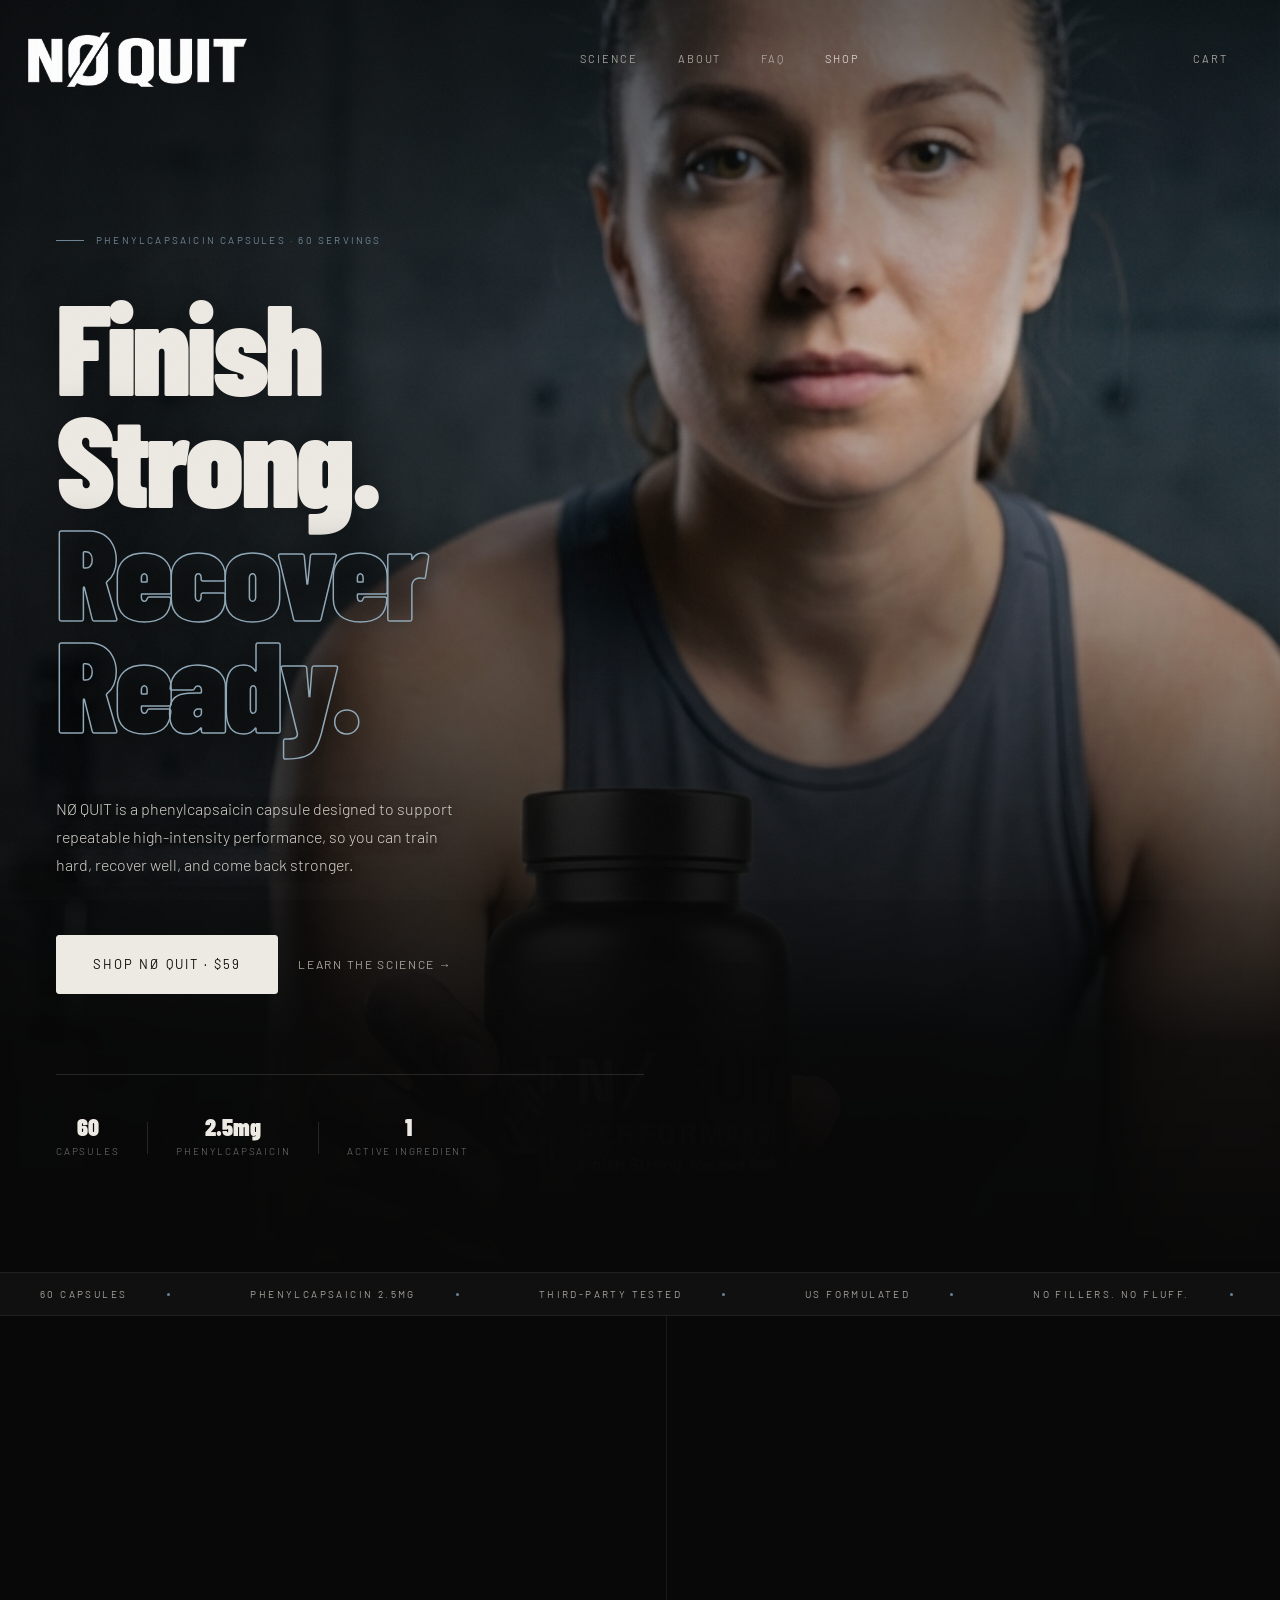
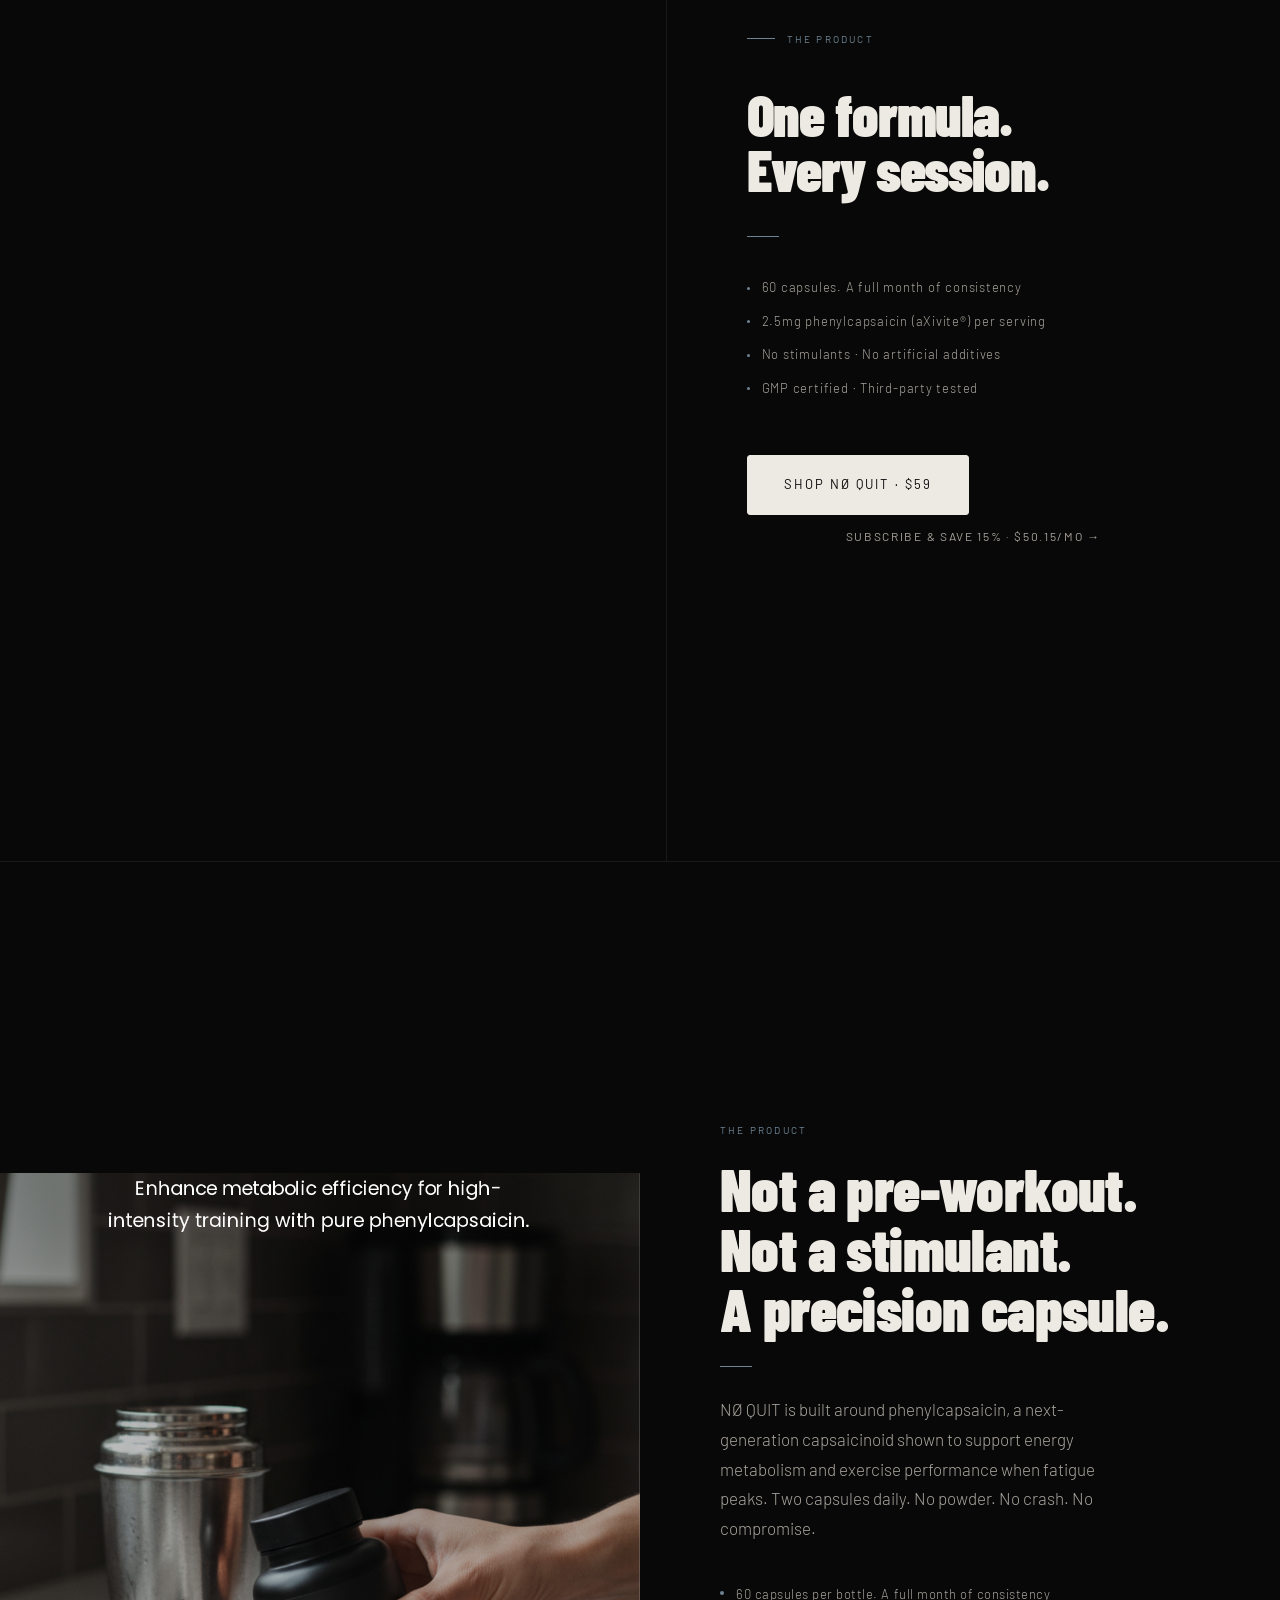
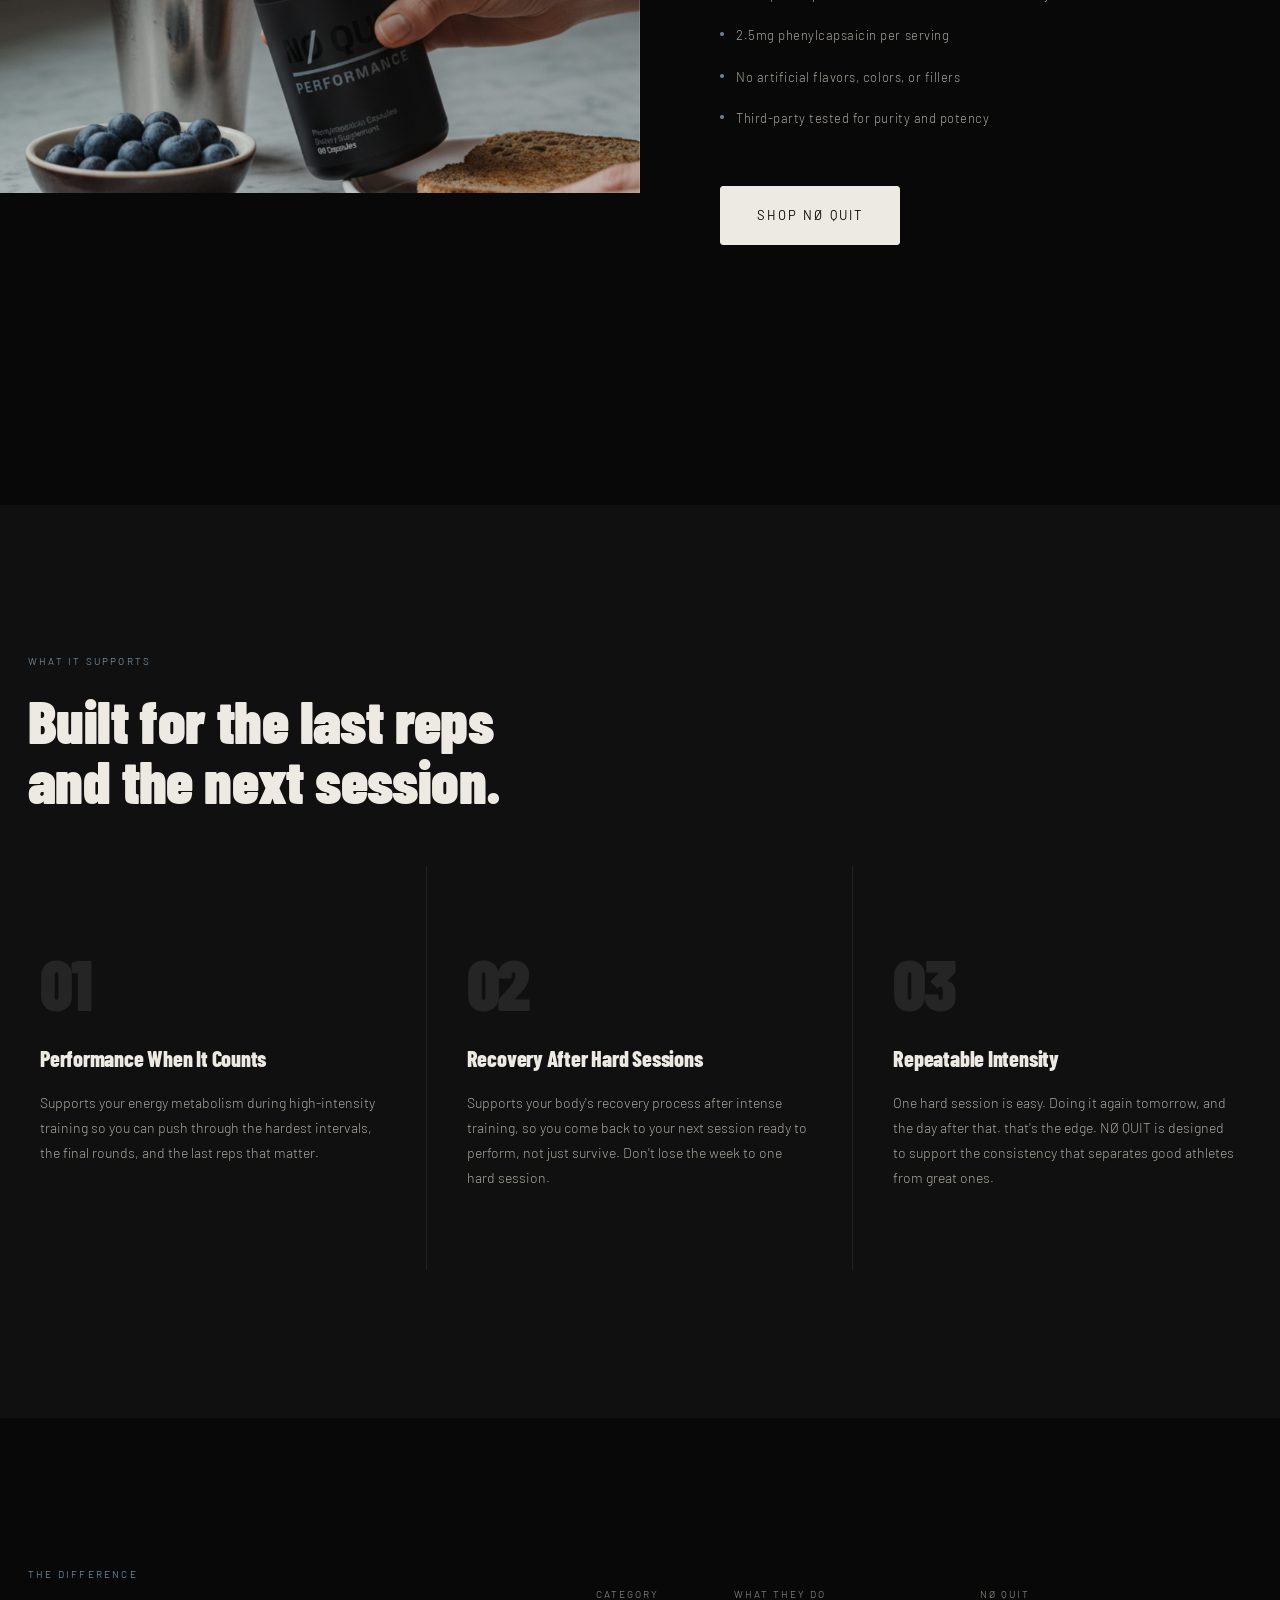
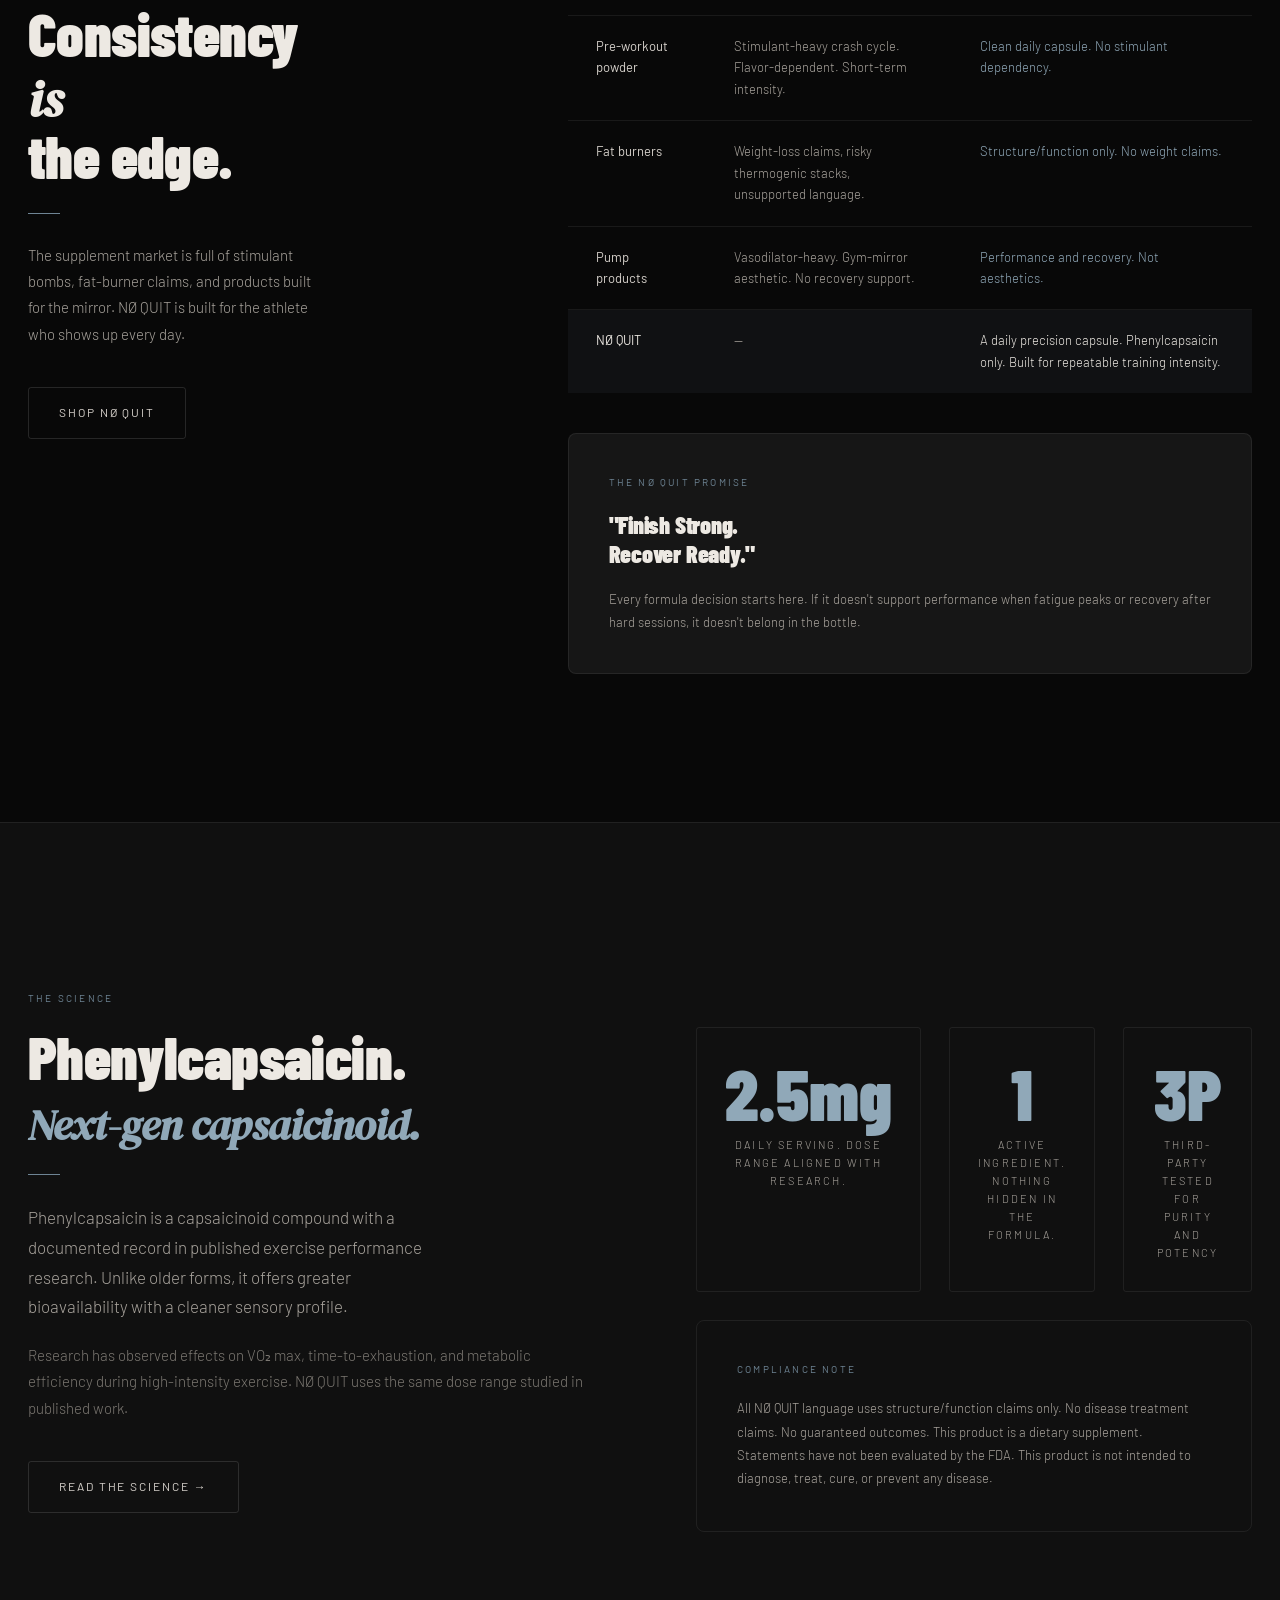
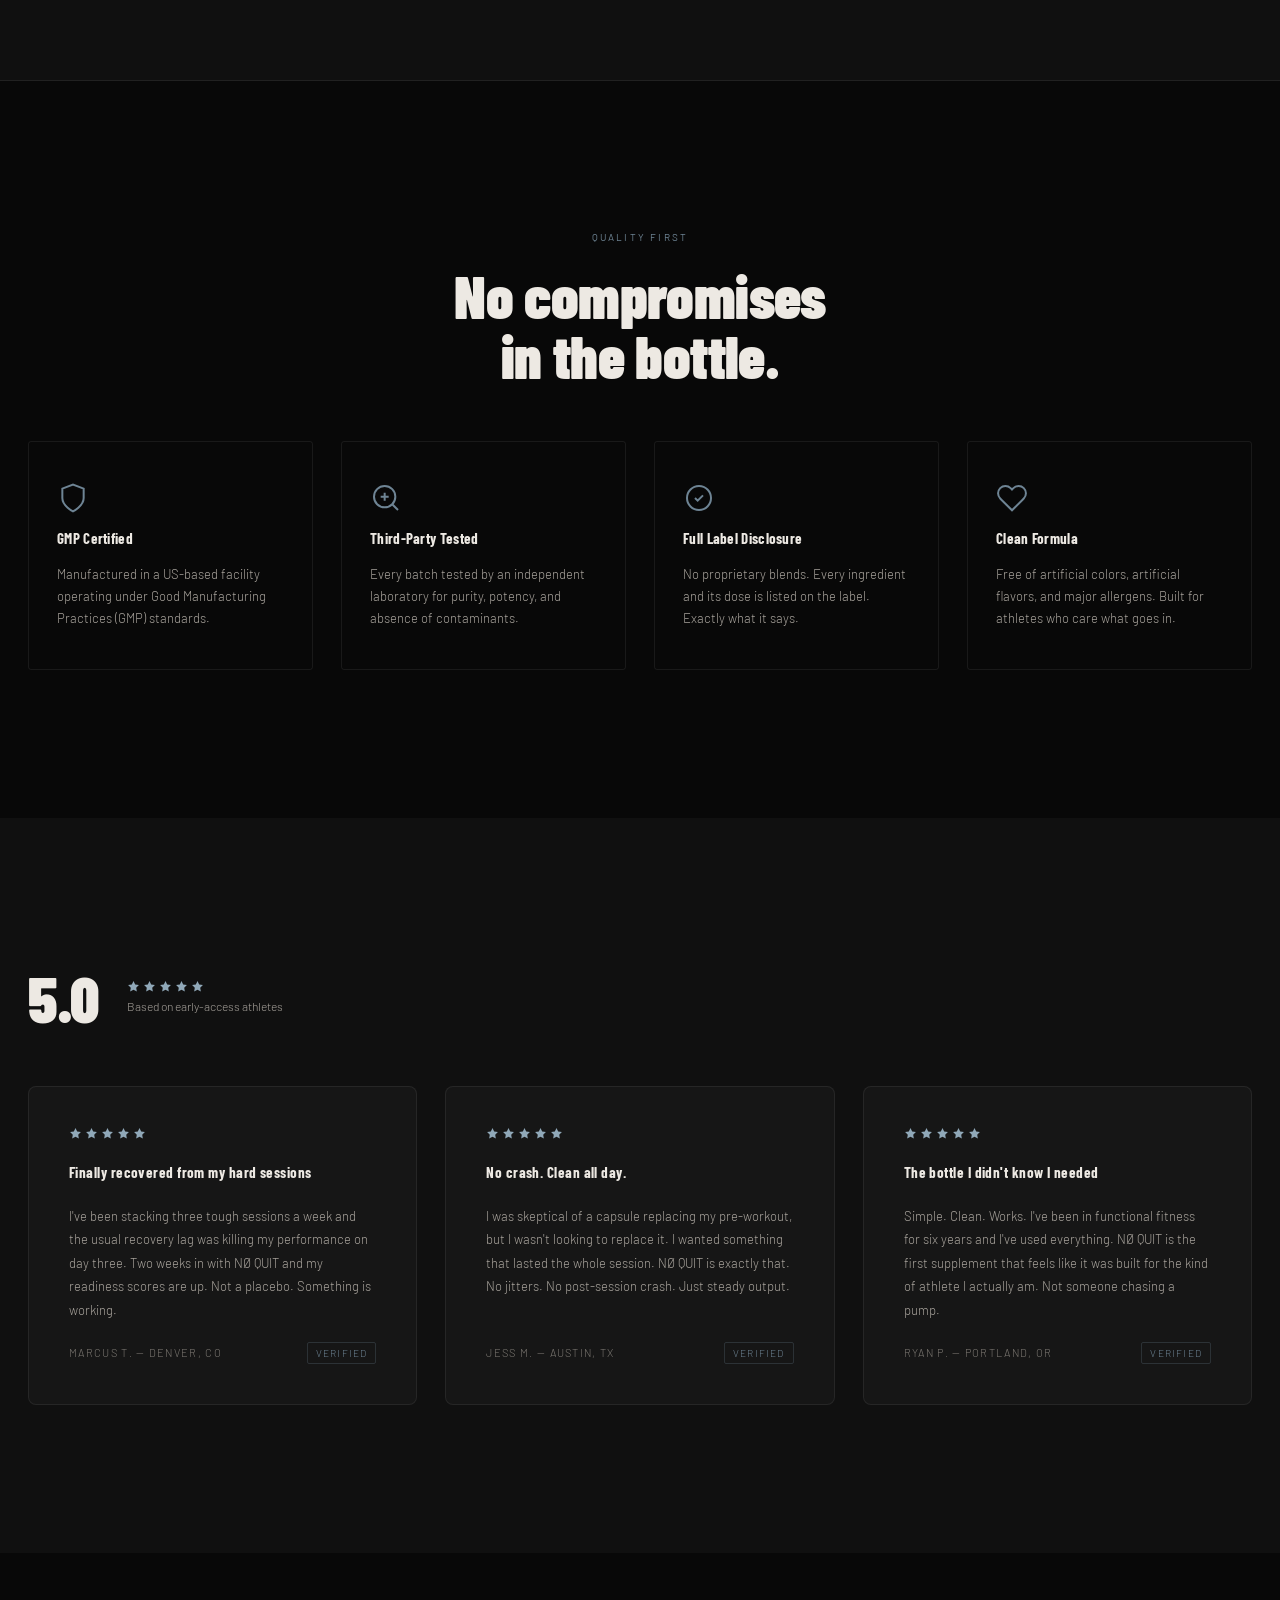
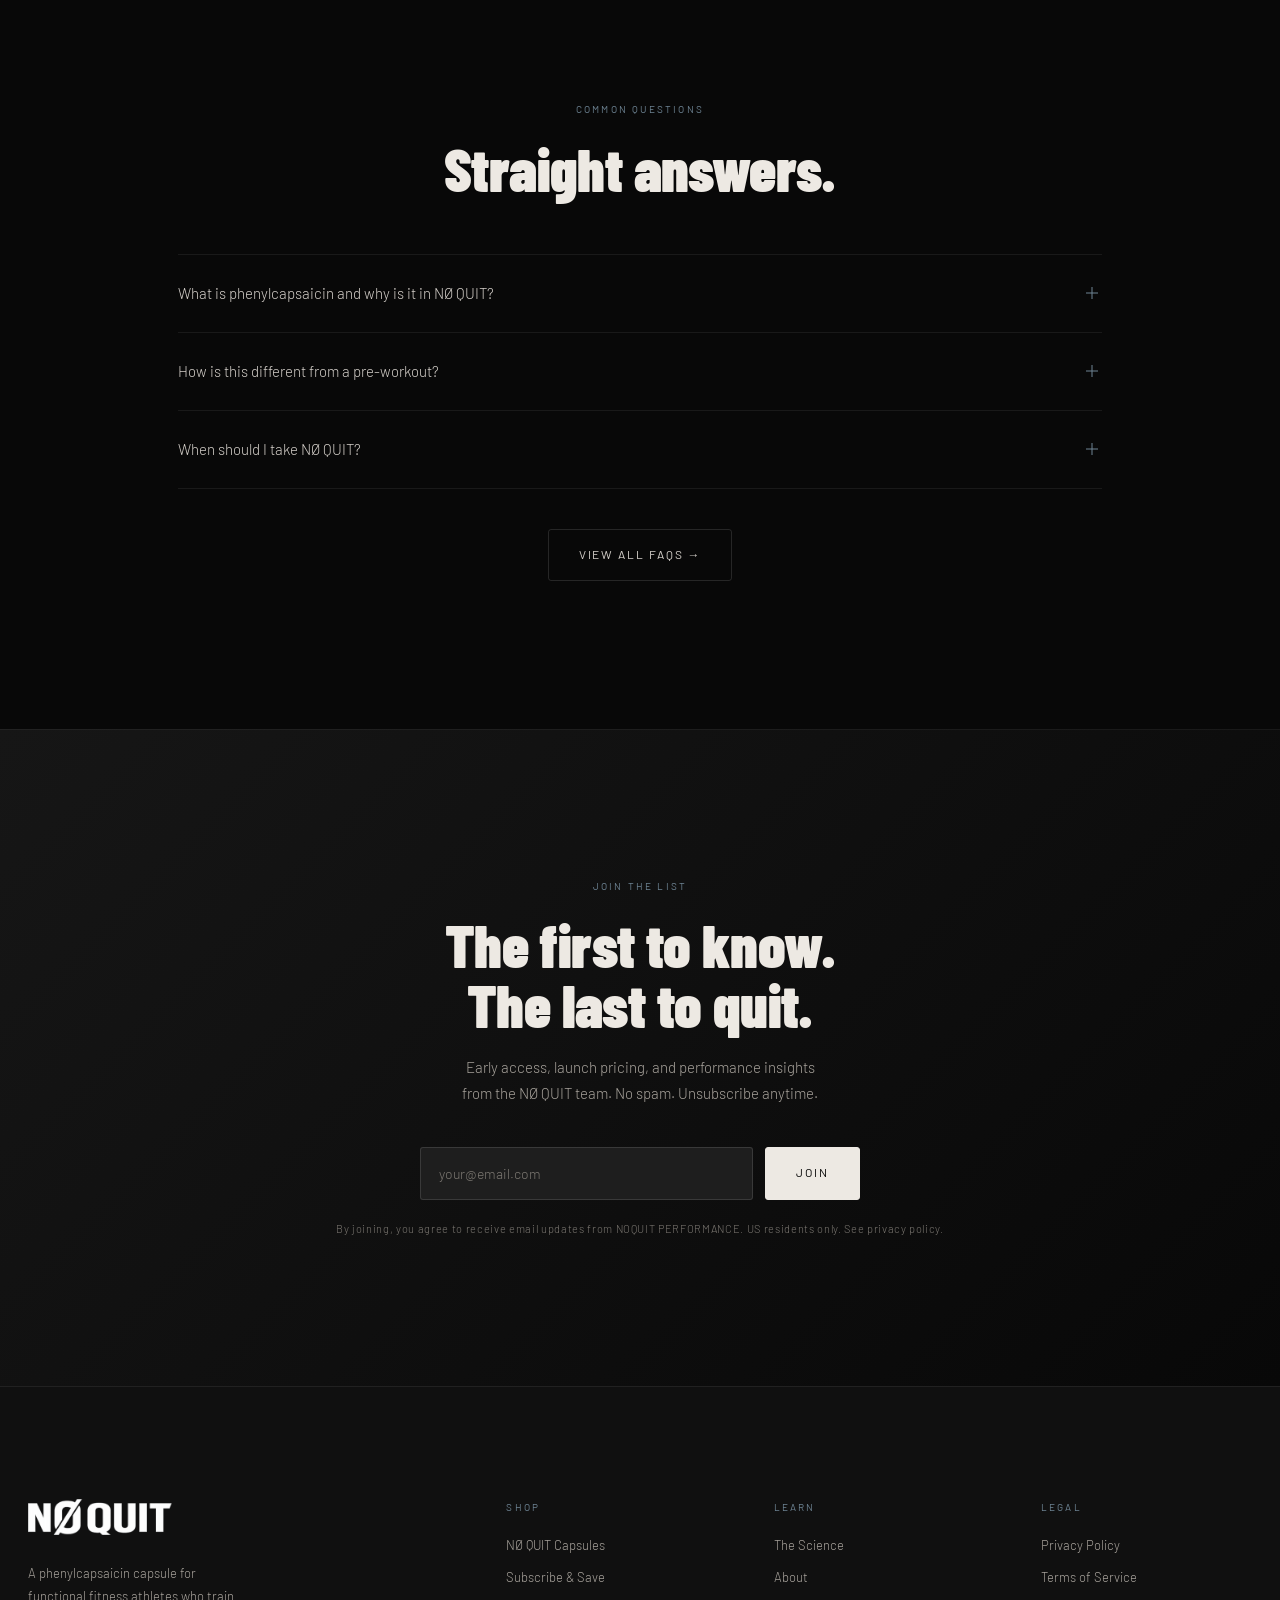
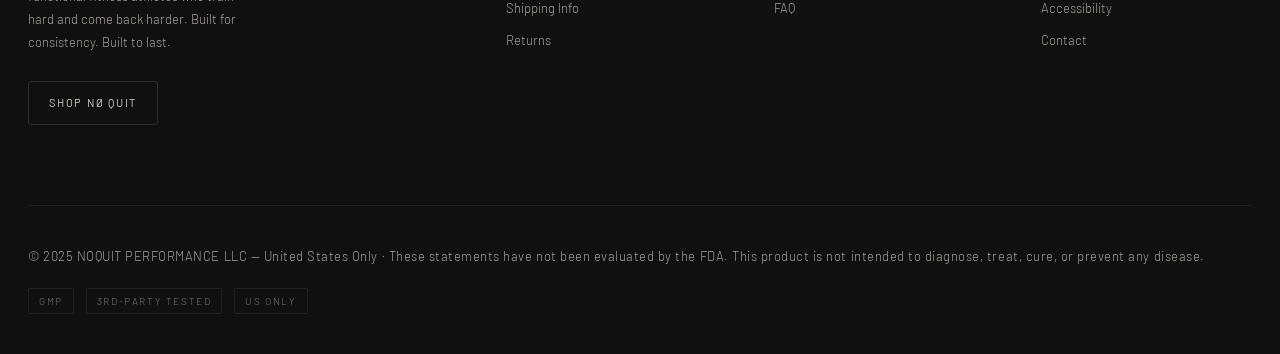
<file: index.html>
<!DOCTYPE html>
<html lang="en">
<head>
  <meta charset="UTF-8">
  <meta name="viewport" content="width=device-width, initial-scale=1.0">
  <title>NØ QUIT Performance — Finish Strong. Recover Ready.</title>
  <meta name="description" content="NØ QUIT is a phenylcapsaicin capsule designed to support repeatable high-intensity performance and recovery after hard training. 60 capsules. No powder. No crash.">
  <meta name="robots" content="noindex, nofollow">
  <!-- Open Graph -->
  <meta property="og:title" content="NØ QUIT Performance — Finish Strong. Recover Ready.">
  <meta property="og:description" content="A phenylcapsaicin capsule for athletes who train hard and come back harder.">
  <meta property="og:type" content="website">
  <link rel="stylesheet" href="styles.css?v=7">
  <style>
    /* ── PAGE-SPECIFIC ─────────────────────────────────── */

    /* HERO — full-bleed background */
    .hero {
      position: relative;
      min-height: 100vh;
      display: flex;
      align-items: flex-end;
      overflow: hidden;
      background-image: url('images/first%20page%20image.png');
      background-size: cover;
      background-position: center top;
    }
    .hero::before {
      content: '';
      position: absolute;
      inset: 0;
      z-index: 1;
      background: linear-gradient(
        to bottom,
        rgba(8,8,8,0.55) 0%,
        rgba(8,8,8,0.05) 28%,
        rgba(8,8,8,0.45) 55%,
        rgba(8,8,8,0.96) 82%,
        rgba(8,8,8,1)    100%
      );
    }
    .hero::after {
      content: '';
      position: absolute;
      inset: 0;
      z-index: 1;
      background: linear-gradient(
        to right,
        rgba(8,8,8,0.7) 0%,
        rgba(8,8,8,0.2) 55%,
        rgba(8,8,8,0)   100%
      );
    }
    .hero-content {
      display: flex;
      flex-direction: column;
      justify-content: flex-end;
      padding: calc(var(--header-h) + var(--sp-8)) var(--sp-6) var(--sp-8);
      position: relative;
      z-index: 2;
      width: 100%;
      max-width: 700px;
    }
    .hero-eyebrow {
      display: flex;
      align-items: center;
      gap: var(--sp-2);
      margin-bottom: var(--sp-5);
    }
    .hero-eyebrow-line {
      width: 28px;
      height: 1px;
      background-color: var(--c-steel);
    }
    .hero-headline {
      font-family: var(--font-display);
      font-weight: 900;
      font-size: clamp(64px, 10vw, 144px);
      line-height: 0.88;
      letter-spacing: -0.03em;
      color: var(--c-white);
      margin-bottom: var(--sp-6);
      text-shadow: 0 2px 40px rgba(0,0,0,0.5);
    }
    .hero-headline span {
      display: block;
    }
    .hero-headline .hl-2 {
      color: transparent;
      -webkit-text-stroke: 1.5px var(--c-steel-light);
    }
    .hero-sub {
      font-size: 16px;
      line-height: 1.75;
      font-weight: 300;
      color: var(--c-chalk);
      max-width: 400px;
      margin-bottom: var(--sp-6);
      text-shadow: 0 1px 12px rgba(0,0,0,0.6);
    }
    .hero-ctas {
      display: flex;
      gap: var(--sp-3);
      align-items: center;
      flex-wrap: wrap;
    }
    .hero-product-count {
      margin-top: var(--sp-7);
      display: flex;
      align-items: center;
      gap: var(--sp-4);
      padding-top: var(--sp-5);
      border-top: 1px solid rgba(255,255,255,0.12);
    }
    .hero-stat { text-align: center; }
    .hero-stat-num {
      font-family: var(--font-display);
      font-weight: 900;
      font-size: 24px;
      color: var(--c-white);
      line-height: 1;
    }
    .hero-stat-lbl {
      font-size: 10px;
      letter-spacing: 0.18em;
      text-transform: uppercase;
      color: rgba(255,255,255,0.45);
      margin-top: 4px;
    }
    .hero-stat-sep {
      width: 1px;
      height: 32px;
      background-color: rgba(255,255,255,0.12);
    }

    /* POMELLI SHOWCASE */
    .pomelli-section {
      display: grid;
      grid-template-columns: 52% 48%;
      min-height: 560px;
      border-bottom: 1px solid var(--c-border);
    }
    .pomelli-img-col {
      background-color: #DDD8D2;
      display: flex;
      align-items: center;
      justify-content: center;
      overflow: hidden;
      padding: var(--sp-7) var(--sp-6);
    }
    .pomelli-img-col img {
      width: 100%;
      max-width: 520px;
      height: auto;
      object-fit: contain;
      display: block;
    }
    .pomelli-video {
      width: 100%;
      max-width: 680px;
      height: auto;
      object-fit: contain;
      display: block;
    }

    /* Cinematic clip-path wipe + deep slide */
    .pomelli-img-col[data-animate="left"] {
      transform: translateX(-48px);
      clip-path: inset(0 100% 0 0);
      transition:
        opacity 1.2s cubic-bezier(0.22, 1, 0.36, 1),
        transform 1.2s cubic-bezier(0.22, 1, 0.36, 1),
        clip-path 1.4s cubic-bezier(0.22, 1, 0.36, 1);
    }
    .pomelli-img-col[data-animate="left"].in-view {
      opacity: 1;
      transform: none !important;
      clip-path: inset(0 0 0 0);
    }
    .pomelli-text-col {
      background-color: var(--c-black);
      display: flex;
      flex-direction: column;
      justify-content: center;
      padding: var(--sp-8) var(--sp-7);
      border-left: 1px solid var(--c-border);
    }
    .pomelli-eyebrow {
      display: flex;
      align-items: center;
      gap: var(--sp-2);
      margin-bottom: var(--sp-5);
    }
    .pomelli-eyebrow-line {
      width: 28px; height: 1px;
      background-color: var(--c-steel);
    }
    .pomelli-headline {
      font-family: var(--font-display);
      font-weight: 900;
      font-size: clamp(36px, 4.5vw, 64px);
      line-height: 0.95;
      letter-spacing: -0.02em;
      color: var(--c-white);
      margin-bottom: var(--sp-5);
    }
    .pomelli-specs {
      display: flex;
      flex-direction: column;
      gap: var(--sp-2);
      margin-bottom: var(--sp-6);
    }
    .pomelli-spec {
      display: flex;
      align-items: center;
      gap: var(--sp-2);
      font-size: 13px;
      color: var(--c-text);
      letter-spacing: 0.06em;
    }
    .pomelli-spec-dot {
      width: 3px; height: 3px;
      border-radius: 50%;
      background-color: var(--c-steel);
      flex-shrink: 0;
    }

    /* WHAT SECTION */
    .what-grid {
      display: grid;
      grid-template-columns: 1fr 1fr;
      gap: 0;
      align-items: center;
      min-height: 620px;
    }
    .what-image {
      position: relative;
      height: 620px;
      overflow: hidden;
    }
    .what-image img {
      width: 100%;
      height: 100%;
      object-fit: cover;
      object-position: center;
      filter: grayscale(15%);
    }
    .what-content {
      padding: var(--sp-8) var(--sp-7);
    }
    .what-bullets {
      margin-top: var(--sp-5);
      display: flex;
      flex-direction: column;
      gap: var(--sp-3);
    }
    .what-bullet {
      display: flex;
      align-items: flex-start;
      gap: var(--sp-2);
      font-size: 13px;
      color: var(--c-text);
      letter-spacing: 0.04em;
    }
    .what-bullet-dot {
      width: 4px;
      height: 4px;
      border-radius: 50%;
      background-color: var(--c-steel);
      flex-shrink: 0;
      margin-top: 7px;
    }

    /* PILLARS */
    .pillars-grid {
      display: grid;
      grid-template-columns: repeat(3, 1fr);
      gap: 0;
    }
    .pillar {
      padding: var(--sp-7) var(--sp-5);
      border-right: 1px solid var(--c-border);
      position: relative;
    }
    .pillar:last-child { border-right: none; }
    .pillar-num {
      font-family: var(--font-display);
      font-weight: 900;
      font-size: 72px;
      color: var(--c-surface-4);
      line-height: 1;
      margin-bottom: var(--sp-4);
      letter-spacing: -0.03em;
    }
    .pillar h3 {
      font-family: var(--font-display);
      font-weight: 800;
      font-size: 22px;
      letter-spacing: -0.01em;
      color: var(--c-white);
      margin-bottom: var(--sp-3);
      line-height: 1.1;
    }
    .pillar p {
      font-size: 14px;
      line-height: 1.8;
      color: var(--c-text);
    }

    /* WHY DIFFERENT */
    .why-inner {
      display: grid;
      grid-template-columns: 1fr 1.6fr;
      gap: var(--sp-8);
      align-items: start;
    }
    .why-left {
      position: sticky;
      top: calc(var(--header-h) + var(--sp-5));
    }

    /* SCIENCE PREVIEW */
    .science-bg {
      background-color: var(--c-surface);
      border-top: 1px solid var(--c-border);
      border-bottom: 1px solid var(--c-border);
    }
    .science-preview-inner {
      display: grid;
      grid-template-columns: 1fr 1fr;
      gap: var(--sp-8);
      align-items: center;
    }
    .science-stats-row {
      display: grid;
      grid-template-columns: repeat(3, 1fr);
      gap: var(--sp-4);
      margin-top: var(--sp-6);
    }
    .science-stat-card {
      padding: var(--sp-4);
      border: 1px solid var(--c-border);
      border-radius: var(--r-sm);
      text-align: center;
    }

    /* TRUST */
    .trust-grid {
      display: grid;
      grid-template-columns: repeat(4, 1fr);
      gap: var(--sp-4);
    }
    .trust-card {
      display: flex;
      flex-direction: column;
      gap: var(--sp-2);
      padding: var(--sp-5) var(--sp-4);
      border: 1px solid var(--c-border);
      border-radius: var(--r-sm);
    }
    .trust-card-icon {
      width: 32px;
      height: 32px;
      color: var(--c-steel);
    }
    .trust-card-title {
      font-family: var(--font-display);
      font-weight: 700;
      font-size: 15px;
      color: var(--c-white);
      letter-spacing: 0.02em;
    }
    .trust-card-body {
      font-size: 13px;
      line-height: 1.7;
      color: var(--c-text);
    }

    /* REVIEWS */
    .reviews-grid {
      display: grid;
      grid-template-columns: repeat(3, 1fr);
      gap: var(--sp-4);
    }
    .reviews-meta {
      display: flex;
      align-items: center;
      gap: var(--sp-4);
      margin-bottom: var(--sp-6);
    }
    .reviews-overall {
      font-family: var(--font-display);
      font-weight: 900;
      font-size: 64px;
      color: var(--c-white);
      line-height: 1;
    }
    .reviews-detail p { font-size: 12px; color: var(--c-text); margin-top: 4px; }

    /* EMAIL */
    .email-section {
      background: linear-gradient(135deg, var(--c-surface-2) 0%, var(--c-black) 100%);
      border-top: 1px solid var(--c-border);
      padding: var(--sp-9) 0;
      text-align: center;
    }
    .email-section .email-form {
      margin: var(--sp-5) auto 0;
    }
    .email-disclaimer {
      font-size: 11px;
      color: var(--c-text-dim);
      margin-top: var(--sp-3);
      letter-spacing: 0.06em;
    }

    /* HERO MOBILE */
    @media (max-width: 900px) {
      .hero {
        min-height: 100svh;
        background-position: 70% top;
      }
      .hero-content {
        padding: calc(var(--header-h) + var(--sp-5)) var(--sp-4) var(--sp-7);
        max-width: 100%;
      }
      .hero-headline { font-size: clamp(52px, 13vw, 88px); }
      .pomelli-section { grid-template-columns: 1fr; }
      .pomelli-img-col { min-height: 340px; padding: var(--sp-6) var(--sp-5); order: 1; }
      .pomelli-text-col { padding: var(--sp-6) var(--sp-4); border-left: none; border-top: 1px solid var(--c-border); order: 2; }
      .what-grid { grid-template-columns: 1fr; }
      .what-image { height: 60vw; min-height: 280px; }
      .what-content { padding: var(--sp-6) var(--sp-4); }
      .pillars-grid {
        grid-template-columns: 1fr;
        border-top: 1px solid var(--c-border);
      }
      .pillar {
        border-right: none;
        border-bottom: 1px solid var(--c-border);
        padding: var(--sp-5) var(--sp-4);
      }
      .why-inner { grid-template-columns: 1fr; }
      .why-left { position: relative; top: auto; }
      .science-preview-inner { grid-template-columns: 1fr; }
      .science-stats-row { grid-template-columns: repeat(3, 1fr); }
      .trust-grid { grid-template-columns: 1fr 1fr; }
      .reviews-grid { grid-template-columns: 1fr; }
    }

    @media (max-width: 600px) {
      .trust-grid { grid-template-columns: 1fr; }
      .science-stats-row { grid-template-columns: 1fr; gap: var(--sp-2); }
      .hero-ctas { flex-direction: column; align-items: flex-start; }
      .pomelli-section { min-height: auto; }
    }
  </style>
</head>
<body>

<!-- ==========================================
     HEADER
========================================== -->
<header class="site-header" id="siteHeader">
  <div class="container header-inner">
    <a href="index.html" class="logo-mark" aria-label="NØ QUIT Performance — Home"></a>

    <nav class="main-nav" aria-label="Primary navigation">
      <a href="science.html">Science</a>
      <a href="about.html">About</a>
      <a href="faq.html">FAQ</a>
      <a href="product.html" class="nav-shop">Shop</a>
    </nav>

    <div class="header-right">
      <button class="cart-trigger" aria-label="Open cart" aria-expanded="false">
        Cart
        <span class="cart-count" id="cartCount" aria-live="polite">0</span>
      </button>
      <button class="nav-hamburger" id="navHamburger" aria-label="Open menu" aria-expanded="false">
        <span></span><span></span><span></span>
      </button>
    </div>
  </div>
</header>

<!-- ==========================================
     MOBILE NAV
========================================== -->
<nav class="mobile-nav" id="mobileNav" aria-label="Mobile navigation" aria-hidden="true">
  <a href="product.html">Shop</a>
  <a href="science.html">Science</a>
  <a href="about.html">About</a>
  <a href="faq.html">FAQ</a>
  <div class="mobile-nav-footer">
    <span class="t-label">noquitperformance.com</span>
    <button id="mobileNavClose" class="btn-ghost t-label">Close</button>
  </div>
</nav>

<!-- ==========================================
     CART DRAWER
========================================== -->
<div class="cart-backdrop" id="cartBackdrop" aria-hidden="true"></div>
<aside class="cart-drawer" id="cartDrawer" aria-label="Shopping cart" aria-hidden="true">
  <div class="cart-drawer-head">
    <h3>Your Cart</h3>
    <button class="cart-close-btn" id="cartClose" aria-label="Close cart">✕</button>
  </div>
  <div class="cart-drawer-body">
    <div class="cart-empty" id="cartEmpty">
      <div class="cart-empty-icon">
        <svg width="20" height="20" viewBox="0 0 24 24" fill="none" stroke="currentColor" stroke-width="1.5">
          <circle cx="9" cy="21" r="1"/><circle cx="20" cy="21" r="1"/>
          <path d="M1 1h4l2.68 13.39a2 2 0 0 0 2 1.61h9.72a2 2 0 0 0 2-1.61L23 6H6"/>
        </svg>
      </div>
      <p>Your cart is empty.</p>
      <a href="product.html" class="btn btn-outline">Shop NØ QUIT</a>
    </div>
    <div id="cartItemsWrap" style="display:none"></div>
  </div>
  <div class="cart-drawer-foot">
    <div class="cart-totals">
      <span class="cart-totals-label">Subtotal</span>
      <span class="cart-totals-value" id="cartTotal">$0.00</span>
    </div>
    <button type="button" class="btn btn-primary btn--full btn--lg" disabled aria-disabled="true">Checkout opens at launch</button>
    <p class="cart-note">Free US shipping on orders over $65. Sign up below for launch notice.</p>
  </div>
</aside>

<!-- ==========================================
     MAIN
========================================== -->
<main>

  <!-- ── HERO ────────────────────────────────────── -->
  <section class="hero" aria-label="Hero">
    <div class="hero-content">
      <div class="hero-eyebrow" data-animate="fade">
        <div class="hero-eyebrow-line"></div>
        <span class="t-label">Phenylcapsaicin Capsules · 60 Servings</span>
      </div>

      <h1 class="hero-headline" data-animate="up">
        <span class="hl-1">Finish</span>
        <span class="hl-1">Strong.</span>
        <span class="hl-2">Recover</span>
        <span class="hl-2">Ready.</span>
      </h1>

      <p class="hero-sub" data-animate="up" data-delay="2">
        NØ QUIT is a phenylcapsaicin capsule designed to support repeatable
        high-intensity performance, so you can train hard, recover well,
        and come back stronger.
      </p>

      <div class="hero-ctas" data-animate="up" data-delay="3">
        <a href="product.html" class="btn btn-primary btn--lg">Shop NØ QUIT · $59</a>
        <a href="science.html" class="btn btn-ghost">Learn the science →</a>
      </div>

      <div class="hero-product-count" data-animate="fade" data-delay="4">
        <div class="hero-stat">
          <div class="hero-stat-num">60</div>
          <div class="hero-stat-lbl">Capsules</div>
        </div>
        <div class="hero-stat-sep"></div>
        <div class="hero-stat">
          <div class="hero-stat-num">2.5mg</div>
          <div class="hero-stat-lbl">Phenylcapsaicin</div>
        </div>
        <div class="hero-stat-sep"></div>
        <div class="hero-stat">
          <div class="hero-stat-num">1</div>
          <div class="hero-stat-lbl">Active Ingredient</div>
        </div>
      </div>
    </div>
  </section>

  <!-- ── TICKER ───────────────────────────────────── -->
  <div class="ticker-wrap" aria-hidden="true">
    <div class="ticker-track">
      <!-- Duplicated for seamless loop -->
      <div class="ticker-item">60 Capsules<span class="ticker-dot"></span></div>
      <div class="ticker-item">Phenylcapsaicin 2.5mg<span class="ticker-dot"></span></div>
      <div class="ticker-item">Third-Party Tested<span class="ticker-dot"></span></div>
      <div class="ticker-item">US Formulated<span class="ticker-dot"></span></div>
      <div class="ticker-item">No Fillers. No Fluff.<span class="ticker-dot"></span></div>
      <div class="ticker-item">GMP Certified<span class="ticker-dot"></span></div>
      <div class="ticker-item">Free Shipping Over $65<span class="ticker-dot"></span></div>
      <div class="ticker-item">Finish Strong.<span class="ticker-dot"></span></div>
      <div class="ticker-item">60 Capsules<span class="ticker-dot"></span></div>
      <div class="ticker-item">Phenylcapsaicin 2.5mg<span class="ticker-dot"></span></div>
      <div class="ticker-item">Third-Party Tested<span class="ticker-dot"></span></div>
      <div class="ticker-item">US Formulated<span class="ticker-dot"></span></div>
      <div class="ticker-item">No Fillers. No Fluff.<span class="ticker-dot"></span></div>
      <div class="ticker-item">GMP Certified<span class="ticker-dot"></span></div>
      <div class="ticker-item">Free Shipping Over $65<span class="ticker-dot"></span></div>
      <div class="ticker-item">Finish Strong.<span class="ticker-dot"></span></div>
    </div>
  </div>

  <!-- ── PRODUCT SHOWCASE ─────────────────────────── -->
  <section class="pomelli-section" aria-labelledby="pomelli-heading">
    <div class="pomelli-img-col" data-animate="left">
      <video class="pomelli-video"
        src="video/bottle_animation_watermarkfree.mp4"
        poster="images/pomelli-image.png"
        autoplay muted loop playsinline
        preload="metadata"
        aria-label="NØ QUIT Performance bottle animation">
      </video>
    </div>
    <div class="pomelli-text-col">
      <div class="pomelli-eyebrow" data-animate="fade">
        <div class="pomelli-eyebrow-line"></div>
        <span class="t-label">The Product</span>
      </div>
      <h2 class="pomelli-headline" id="pomelli-heading" data-animate="up">
        One formula.<br>Every session.
      </h2>
      <div class="divider" style="margin-bottom:var(--sp-5);" data-animate="fade" data-delay="1"></div>
      <div class="pomelli-specs" data-animate="up" data-delay="2">
        <div class="pomelli-spec">
          <span class="pomelli-spec-dot"></span>
          60 capsules. A full month of consistency
        </div>
        <div class="pomelli-spec">
          <span class="pomelli-spec-dot"></span>
          2.5mg phenylcapsaicin (aXivite®) per serving
        </div>
        <div class="pomelli-spec">
          <span class="pomelli-spec-dot"></span>
          No stimulants · No artificial additives
        </div>
        <div class="pomelli-spec">
          <span class="pomelli-spec-dot"></span>
          GMP certified · Third-party tested
        </div>
      </div>
      <div style="display:flex;flex-direction:column;gap:var(--sp-2);" data-animate="up" data-delay="3">
        <a href="product.html" class="btn btn-primary btn--lg" style="width:fit-content;">
          Shop NØ QUIT · $59
        </a>
        <a href="product.html#subscribe" class="btn btn-ghost" style="font-size:12px;">
          Subscribe &amp; save 15% · $50.15/mo →
        </a>
      </div>
    </div>
  </section>

  <!-- ── WHAT IS NØ QUIT ───────────────────────────── -->
  <section class="section section--dark" aria-labelledby="what-heading">
    <div class="what-grid">
      <div class="what-image" data-animate="scale">
        <img
          src="images/The_Protocol_for_Intensity_version_3.png"
          alt="NØ QUIT Performance — the protocol for intensity"
          loading="lazy"
        >
      </div>
      <div class="what-content">
        <p class="t-label section-label" data-animate="fade">The Product</p>
        <h2 class="t-display-3" id="what-heading" data-animate="up">
          Not a pre-workout.<br>
          Not a stimulant.<br>
          A precision capsule.
        </h2>
        <div class="divider divider--v" data-animate="fade" data-delay="2"></div>
        <p class="t-body-lg" data-animate="up" data-delay="2" style="color:var(--c-text);max-width:420px;">
          NØ QUIT is built around phenylcapsaicin, a next-generation capsaicinoid
          shown to support energy metabolism and exercise performance when fatigue peaks.
          Two capsules daily. No powder. No crash. No compromise.
        </p>
        <ul class="what-bullets" data-animate="up" data-delay="3">
          <li class="what-bullet">
            <span class="what-bullet-dot"></span>
            60 capsules per bottle. A full month of consistency
          </li>
          <li class="what-bullet">
            <span class="what-bullet-dot"></span>
            2.5mg phenylcapsaicin per serving
          </li>
          <li class="what-bullet">
            <span class="what-bullet-dot"></span>
            No artificial flavors, colors, or fillers
          </li>
          <li class="what-bullet">
            <span class="what-bullet-dot"></span>
            Third-party tested for purity and potency
          </li>
        </ul>
        <div style="margin-top:var(--sp-6);" data-animate="up" data-delay="4">
          <a href="product.html" class="btn btn-primary btn--lg">Shop NØ QUIT</a>
        </div>
      </div>
    </div>
  </section>

  <!-- ── PILLARS ───────────────────────────────────── -->
  <section class="section section--alt" aria-labelledby="pillars-heading">
    <div class="container" style="margin-bottom:var(--sp-6);">
      <p class="t-label section-label" data-animate="fade">What It Supports</p>
      <h2 class="t-display-3" id="pillars-heading" data-animate="up" style="max-width:520px;">
        Built for the last reps and the next session.
      </h2>
    </div>
    <div class="pillars-grid" role="list">
      <article class="pillar" role="listitem" data-animate="up" data-delay="1">
        <div class="pillar-num">01</div>
        <h3>Performance When It Counts</h3>
        <p>
          Supports your energy metabolism during high-intensity training so you can push through
          the hardest intervals, the final rounds, and the last reps that matter.
        </p>
      </article>
      <article class="pillar" role="listitem" data-animate="up" data-delay="2">
        <div class="pillar-num">02</div>
        <h3>Recovery After Hard Sessions</h3>
        <p>
          Supports your body's recovery process after intense training, so you
          come back to your next session ready to perform, not just survive.
          Don't lose the week to one hard session.
        </p>
      </article>
      <article class="pillar" role="listitem" data-animate="up" data-delay="3">
        <div class="pillar-num">03</div>
        <h3>Repeatable Intensity</h3>
        <p>
          One hard session is easy. Doing it again tomorrow, and the day after that.
          that's the edge. NØ QUIT is designed to support the consistency that separates
          good athletes from great ones.
        </p>
      </article>
    </div>
  </section>

  <!-- ── WHY DIFFERENT ─────────────────────────────── -->
  <section class="section section--dark" aria-labelledby="why-heading">
    <div class="container">
      <div class="why-inner">
        <div class="why-left">
          <p class="t-label section-label" data-animate="fade">The Difference</p>
          <h2 class="t-display-3" id="why-heading" data-animate="up">
            Consistency<br>
            <span class="t-serif" style="font-size:0.85em;">is</span><br>
            the edge.
          </h2>
          <div class="divider divider--v" data-animate="fade" data-delay="2"></div>
          <p class="t-body" style="color:var(--c-text);max-width:300px;" data-animate="up" data-delay="2">
            The supplement market is full of stimulant bombs, fat-burner claims,
            and products built for the mirror. NØ QUIT is built for the athlete
            who shows up every day.
          </p>
          <div style="margin-top:var(--sp-5);" data-animate="up" data-delay="3">
            <a href="product.html" class="btn btn-outline">Shop NØ QUIT</a>
          </div>
        </div>

        <div data-animate="up" data-delay="1">
          <table class="compare-table" aria-label="How NØ QUIT compares">
            <thead>
              <tr>
                <th>Category</th>
                <th>What They Do</th>
                <th>NØ QUIT</th>
              </tr>
            </thead>
            <tbody>
              <tr>
                <td>Pre-workout powder</td>
                <td>Stimulant-heavy crash cycle. Flavor-dependent. Short-term intensity.</td>
                <td>Clean daily capsule. No stimulant dependency.</td>
              </tr>
              <tr>
                <td>Fat burners</td>
                <td>Weight-loss claims, risky thermogenic stacks, unsupported language.</td>
                <td>Structure/function only. No weight claims.</td>
              </tr>
              <tr>
                <td>Pump products</td>
                <td>Vasodilator-heavy. Gym-mirror aesthetic. No recovery support.</td>
                <td>Performance and recovery. Not aesthetics.</td>
              </tr>
              <tr class="nq-row">
                <td>NØ QUIT</td>
                <td>—</td>
                <td>
                  A daily precision capsule. Phenylcapsaicin only.
                  Built for repeatable training intensity.
                </td>
              </tr>
            </tbody>
          </table>

          <div style="margin-top:var(--sp-5);padding:var(--sp-5);background-color:var(--c-surface-2);border-radius:var(--r-md);border:1px solid var(--c-border);" data-animate="up" data-delay="2">
            <p class="t-label mb-3">The NØ QUIT promise</p>
            <p style="font-family:var(--font-display);font-weight:900;font-size:24px;color:var(--c-white);line-height:1.2;letter-spacing:-0.01em;">
              "Finish Strong.<br>Recover Ready."
            </p>
            <p class="t-body-sm mt-3" style="color:var(--c-text);">
              Every formula decision starts here. If it doesn't support performance
              when fatigue peaks or recovery after hard sessions, it doesn't belong in the bottle.
            </p>
          </div>
        </div>
      </div>
    </div>
  </section>

  <!-- ── SCIENCE PREVIEW ───────────────────────────── -->
  <section class="section science-bg" aria-labelledby="science-heading">
    <div class="container">
      <div class="science-preview-inner">
        <div>
          <p class="t-label section-label" data-animate="fade">The Science</p>
          <h2 class="t-display-3" id="science-heading" data-animate="up">
            Phenylcapsaicin.<br>
            <span class="t-serif" style="font-size:0.7em;color:var(--c-steel-light);">Next-gen capsaicinoid.</span>
          </h2>
          <div class="divider divider--v" data-animate="fade" data-delay="1"></div>
          <p class="t-body-lg" style="color:var(--c-text);max-width:400px;" data-animate="up" data-delay="2">
            Phenylcapsaicin is a capsaicinoid compound with a documented record
            in published exercise performance research. Unlike older forms, it
            offers greater bioavailability with a cleaner sensory profile.
          </p>
          <p class="t-body" style="color:var(--c-text-dim);margin-top:var(--sp-3);" data-animate="up" data-delay="3">
            Research has observed effects on VO₂ max, time-to-exhaustion, and
            metabolic efficiency during high-intensity exercise. NØ QUIT uses
            the same dose range studied in published work.
          </p>
          <div style="margin-top:var(--sp-5);" data-animate="up" data-delay="4">
            <a href="science.html" class="btn btn-outline">Read the science →</a>
          </div>
        </div>

        <div>
          <div class="science-stats-row">
            <div class="science-stat-card" data-animate="up" data-delay="1">
              <div class="science-stat-num">2.5mg</div>
              <div class="science-stat-lbl">Daily serving. Dose range aligned with research.</div>
            </div>
            <div class="science-stat-card" data-animate="up" data-delay="2">
              <div class="science-stat-num">1</div>
              <div class="science-stat-lbl">Active ingredient. Nothing hidden in the formula.</div>
            </div>
            <div class="science-stat-card" data-animate="up" data-delay="3">
              <div class="science-stat-num">3P</div>
              <div class="science-stat-lbl">Third-party tested for purity and potency</div>
            </div>
          </div>
          <div style="margin-top:var(--sp-4);padding:var(--sp-5);border:1px solid var(--c-border);border-radius:var(--r-md);" data-animate="up" data-delay="4">
            <p class="t-label mb-3">Compliance note</p>
            <p class="t-body-sm" style="color:var(--c-text);line-height:1.8;">
              All NØ QUIT language uses structure/function claims only.
              No disease treatment claims. No guaranteed outcomes.
              This product is a dietary supplement. Statements have not been
              evaluated by the FDA. This product is not intended to diagnose,
              treat, cure, or prevent any disease.
            </p>
          </div>
        </div>
      </div>
    </div>
  </section>

  <!-- ── TRUST / QUALITY ───────────────────────────── -->
  <section class="section section--dark" aria-labelledby="trust-heading">
    <div class="container">
      <p class="t-label section-label t-center" data-animate="fade">Quality First</p>
      <h2 class="t-display-3 t-center mb-6" id="trust-heading" data-animate="up">
        No compromises<br>in the bottle.
      </h2>
      <div class="trust-grid">
        <div class="trust-card" data-animate="up" data-delay="1">
          <svg class="trust-card-icon" viewBox="0 0 24 24" fill="none" stroke="currentColor" stroke-width="1.5">
            <path d="M12 22s8-4 8-10V5l-8-3-8 3v7c0 6 8 10 8 10z"/>
          </svg>
          <div class="trust-card-title">GMP Certified</div>
          <p class="trust-card-body">
            Manufactured in a US-based facility operating under Good Manufacturing
            Practices (GMP) standards.
          </p>
        </div>
        <div class="trust-card" data-animate="up" data-delay="2">
          <svg class="trust-card-icon" viewBox="0 0 24 24" fill="none" stroke="currentColor" stroke-width="1.5">
            <circle cx="11" cy="11" r="8"/><path d="m21 21-4.35-4.35"/>
            <path d="M11 8v6M8 11h6"/>
          </svg>
          <div class="trust-card-title">Third-Party Tested</div>
          <p class="trust-card-body">
            Every batch tested by an independent laboratory for purity,
            potency, and absence of contaminants.
          </p>
        </div>
        <div class="trust-card" data-animate="up" data-delay="3">
          <svg class="trust-card-icon" viewBox="0 0 24 24" fill="none" stroke="currentColor" stroke-width="1.5">
            <path d="M9 12l2 2 4-4"/><path d="M21 12c0-4.97-4.03-9-9-9S3 7.03 3 12s4.03 9 9 9 9-4.03 9-9z"/>
          </svg>
          <div class="trust-card-title">Full Label Disclosure</div>
          <p class="trust-card-body">
            No proprietary blends. Every ingredient and its dose is
            listed on the label. Exactly what it says.
          </p>
        </div>
        <div class="trust-card" data-animate="up" data-delay="4">
          <svg class="trust-card-icon" viewBox="0 0 24 24" fill="none" stroke="currentColor" stroke-width="1.5">
            <path d="M20.84 4.61a5.5 5.5 0 0 0-7.78 0L12 5.67l-1.06-1.06a5.5 5.5 0 0 0-7.78 7.78l1.06 1.06L12 21.23l7.78-7.78 1.06-1.06a5.5 5.5 0 0 0 0-7.78z"/>
          </svg>
          <div class="trust-card-title">Clean Formula</div>
          <p class="trust-card-body">
            Free of artificial colors, artificial flavors, and major allergens.
            Built for athletes who care what goes in.
          </p>
        </div>
      </div>
    </div>
  </section>

  <!-- ── REVIEWS ───────────────────────────────────── -->
  <section class="section section--alt" aria-labelledby="reviews-heading">
    <div class="container">
      <div class="reviews-meta" data-animate="up">
        <div class="reviews-overall">5.0</div>
        <div class="reviews-detail">
          <div class="review-stars">
            <svg class="review-star" viewBox="0 0 24 24" fill="currentColor"><path d="M12 2l3.09 6.26L22 9.27l-5 4.87 1.18 6.88L12 17.77l-6.18 3.25L7 14.14 2 9.27l6.91-1.01L12 2z"/></svg>
            <svg class="review-star" viewBox="0 0 24 24" fill="currentColor"><path d="M12 2l3.09 6.26L22 9.27l-5 4.87 1.18 6.88L12 17.77l-6.18 3.25L7 14.14 2 9.27l6.91-1.01L12 2z"/></svg>
            <svg class="review-star" viewBox="0 0 24 24" fill="currentColor"><path d="M12 2l3.09 6.26L22 9.27l-5 4.87 1.18 6.88L12 17.77l-6.18 3.25L7 14.14 2 9.27l6.91-1.01L12 2z"/></svg>
            <svg class="review-star" viewBox="0 0 24 24" fill="currentColor"><path d="M12 2l3.09 6.26L22 9.27l-5 4.87 1.18 6.88L12 17.77l-6.18 3.25L7 14.14 2 9.27l6.91-1.01L12 2z"/></svg>
            <svg class="review-star" viewBox="0 0 24 24" fill="currentColor"><path d="M12 2l3.09 6.26L22 9.27l-5 4.87 1.18 6.88L12 17.77l-6.18 3.25L7 14.14 2 9.27l6.91-1.01L12 2z"/></svg>
          </div>
          <p id="reviews-heading">Based on early-access athletes</p>
        </div>
      </div>

      <div class="reviews-grid">
        <article class="review-card" data-animate="up" data-delay="1">
          <div class="review-stars">
            <svg class="review-star" viewBox="0 0 24 24" fill="currentColor"><path d="M12 2l3.09 6.26L22 9.27l-5 4.87 1.18 6.88L12 17.77l-6.18 3.25L7 14.14 2 9.27l6.91-1.01L12 2z"/></svg>
            <svg class="review-star" viewBox="0 0 24 24" fill="currentColor"><path d="M12 2l3.09 6.26L22 9.27l-5 4.87 1.18 6.88L12 17.77l-6.18 3.25L7 14.14 2 9.27l6.91-1.01L12 2z"/></svg>
            <svg class="review-star" viewBox="0 0 24 24" fill="currentColor"><path d="M12 2l3.09 6.26L22 9.27l-5 4.87 1.18 6.88L12 17.77l-6.18 3.25L7 14.14 2 9.27l6.91-1.01L12 2z"/></svg>
            <svg class="review-star" viewBox="0 0 24 24" fill="currentColor"><path d="M12 2l3.09 6.26L22 9.27l-5 4.87 1.18 6.88L12 17.77l-6.18 3.25L7 14.14 2 9.27l6.91-1.01L12 2z"/></svg>
            <svg class="review-star" viewBox="0 0 24 24" fill="currentColor"><path d="M12 2l3.09 6.26L22 9.27l-5 4.87 1.18 6.88L12 17.77l-6.18 3.25L7 14.14 2 9.27l6.91-1.01L12 2z"/></svg>
          </div>
          <div class="review-title">Finally recovered from my hard sessions</div>
          <p class="review-body">
            I've been stacking three tough sessions a week and the usual recovery lag
            was killing my performance on day three. Two weeks in with NØ QUIT and
            my readiness scores are up. Not a placebo. Something is working.
          </p>
          <div class="review-footer">
            <span class="review-name">Marcus T. — Denver, CO</span>
            <span class="review-verified">Verified</span>
          </div>
        </article>

        <article class="review-card" data-animate="up" data-delay="2">
          <div class="review-stars">
            <svg class="review-star" viewBox="0 0 24 24" fill="currentColor"><path d="M12 2l3.09 6.26L22 9.27l-5 4.87 1.18 6.88L12 17.77l-6.18 3.25L7 14.14 2 9.27l6.91-1.01L12 2z"/></svg>
            <svg class="review-star" viewBox="0 0 24 24" fill="currentColor"><path d="M12 2l3.09 6.26L22 9.27l-5 4.87 1.18 6.88L12 17.77l-6.18 3.25L7 14.14 2 9.27l6.91-1.01L12 2z"/></svg>
            <svg class="review-star" viewBox="0 0 24 24" fill="currentColor"><path d="M12 2l3.09 6.26L22 9.27l-5 4.87 1.18 6.88L12 17.77l-6.18 3.25L7 14.14 2 9.27l6.91-1.01L12 2z"/></svg>
            <svg class="review-star" viewBox="0 0 24 24" fill="currentColor"><path d="M12 2l3.09 6.26L22 9.27l-5 4.87 1.18 6.88L12 17.77l-6.18 3.25L7 14.14 2 9.27l6.91-1.01L12 2z"/></svg>
            <svg class="review-star" viewBox="0 0 24 24" fill="currentColor"><path d="M12 2l3.09 6.26L22 9.27l-5 4.87 1.18 6.88L12 17.77l-6.18 3.25L7 14.14 2 9.27l6.91-1.01L12 2z"/></svg>
          </div>
          <div class="review-title">No crash. Clean all day.</div>
          <p class="review-body">
            I was skeptical of a capsule replacing my pre-workout, but I wasn't
            looking to replace it. I wanted something that lasted the whole session.
            NØ QUIT is exactly that. No jitters. No post-session crash. Just steady output.
          </p>
          <div class="review-footer">
            <span class="review-name">Jess M. — Austin, TX</span>
            <span class="review-verified">Verified</span>
          </div>
        </article>

        <article class="review-card" data-animate="up" data-delay="3">
          <div class="review-stars">
            <svg class="review-star" viewBox="0 0 24 24" fill="currentColor"><path d="M12 2l3.09 6.26L22 9.27l-5 4.87 1.18 6.88L12 17.77l-6.18 3.25L7 14.14 2 9.27l6.91-1.01L12 2z"/></svg>
            <svg class="review-star" viewBox="0 0 24 24" fill="currentColor"><path d="M12 2l3.09 6.26L22 9.27l-5 4.87 1.18 6.88L12 17.77l-6.18 3.25L7 14.14 2 9.27l6.91-1.01L12 2z"/></svg>
            <svg class="review-star" viewBox="0 0 24 24" fill="currentColor"><path d="M12 2l3.09 6.26L22 9.27l-5 4.87 1.18 6.88L12 17.77l-6.18 3.25L7 14.14 2 9.27l6.91-1.01L12 2z"/></svg>
            <svg class="review-star" viewBox="0 0 24 24" fill="currentColor"><path d="M12 2l3.09 6.26L22 9.27l-5 4.87 1.18 6.88L12 17.77l-6.18 3.25L7 14.14 2 9.27l6.91-1.01L12 2z"/></svg>
            <svg class="review-star" viewBox="0 0 24 24" fill="currentColor"><path d="M12 2l3.09 6.26L22 9.27l-5 4.87 1.18 6.88L12 17.77l-6.18 3.25L7 14.14 2 9.27l6.91-1.01L12 2z"/></svg>
          </div>
          <div class="review-title">The bottle I didn't know I needed</div>
          <p class="review-body">
            Simple. Clean. Works. I've been in functional fitness for six years and
            I've used everything. NØ QUIT is the first supplement that feels like
            it was built for the kind of athlete I actually am. Not someone chasing a pump.
          </p>
          <div class="review-footer">
            <span class="review-name">Ryan P. — Portland, OR</span>
            <span class="review-verified">Verified</span>
          </div>
        </article>
      </div>
    </div>
  </section>

  <!-- ── FAQ PREVIEW ───────────────────────────────── -->
  <section class="section section--dark" aria-labelledby="faq-preview-heading">
    <div class="container container--md">
      <p class="t-label section-label t-center" data-animate="fade">Common Questions</p>
      <h2 class="t-display-3 t-center mb-6" id="faq-preview-heading" data-animate="up">
        Straight answers.
      </h2>

      <div data-animate="up" data-delay="1">
        <div class="accordion-item">
          <button class="accordion-btn">
            What is phenylcapsaicin and why is it in NØ QUIT?
            <span class="accordion-icon" aria-hidden="true"></span>
          </button>
          <div class="accordion-body">
            <div class="accordion-body-inner">
              Phenylcapsaicin is a synthetic capsaicinoid, a compound similar to capsaicin
              (from chili peppers) but designed for better bioavailability and a cleaner
              sensory profile. Published research has observed effects on exercise performance
              metrics including time-to-exhaustion and metabolic efficiency during high-intensity
              training. NØ QUIT uses 2.5mg per serving, consistent with the dose range studied.
            </div>
          </div>
        </div>

        <div class="accordion-item">
          <button class="accordion-btn">
            How is this different from a pre-workout?
            <span class="accordion-icon" aria-hidden="true"></span>
          </button>
          <div class="accordion-body">
            <div class="accordion-body-inner">
              Pre-workouts are typically stimulant-heavy powders designed to spike energy
              acutely before a session. NØ QUIT is a daily capsule, not a pre-workout.
              There are no stimulants, no artificial flavors, and no crash. It's designed to
              support performance and recovery as part of consistent daily training, not
              to create a short-term jolt.
            </div>
          </div>
        </div>

        <div class="accordion-item">
          <button class="accordion-btn">
            When should I take NØ QUIT?
            <span class="accordion-icon" aria-hidden="true"></span>
          </button>
          <div class="accordion-body">
            <div class="accordion-body-inner">
              Take 2 capsules daily. On training days, take them 30–60 minutes before your session.
              On rest days, take them with a meal. Consistency matters more than timing. Daily use
              is how the compound builds its effect over time.
            </div>
          </div>
        </div>
      </div>

      <div style="text-align:center;margin-top:var(--sp-5);" data-animate="up" data-delay="2">
        <a href="faq.html" class="btn btn-outline">View all FAQs →</a>
      </div>
    </div>
  </section>

  <!-- ── EMAIL CAPTURE ─────────────────────────────── -->
  <section class="email-section" aria-labelledby="email-heading">
    <div class="container container--sm" style="text-align:center;">
      <p class="t-label mb-3" data-animate="fade">Join the List</p>
      <h2 class="t-display-3" id="email-heading" data-animate="up">
        The first to know.<br>The last to quit.
      </h2>
      <p class="t-body mt-3" style="color:var(--c-text);max-width:380px;margin-left:auto;margin-right:auto;" data-animate="up" data-delay="1">
        Early access, launch pricing, and performance insights from the NØ QUIT team.
        No spam. Unsubscribe anytime.
      </p>
      <form class="email-form" action="#" method="post" style="margin:var(--sp-5) auto 0;" data-animate="up" data-delay="2">
        <label class="visually-hidden" for="emailInput">Email address</label>
        <input
          class="email-input"
          id="emailInput"
          type="email"
          name="email"
          placeholder="your@email.com"
          required
          autocomplete="email"
        >
        <button type="submit" class="btn btn-primary">Join</button>
      </form>
      <p class="email-disclaimer" data-animate="fade" data-delay="3">
        By joining, you agree to receive email updates from NOQUIT PERFORMANCE.
        US residents only. See privacy policy.
      </p>
    </div>
  </section>

</main>

<!-- ==========================================
     FOOTER
========================================== -->
<footer class="site-footer" aria-label="Site footer">
  <div class="container">
    <div class="footer-top">
      <div class="footer-brand">
        <a href="index.html" class="logo-mark" aria-label="NØ QUIT Performance"></a>
        <p>
          A phenylcapsaicin capsule for functional fitness athletes who train hard and
          come back harder. Built for consistency. Built to last.
        </p>
        <a href="product.html" class="btn btn-outline" style="font-size:11px;padding:12px 20px;">Shop NØ QUIT</a>
      </div>

      <div class="footer-col">
        <h3>Shop</h3>
        <a href="product.html">NØ QUIT Capsules</a>
        <a href="product.html#subscribe">Subscribe &amp; Save</a>
        <a href="faq.html#shipping">Shipping Info</a>
        <a href="faq.html#returns">Returns</a>
      </div>

      <div class="footer-col">
        <h3>Learn</h3>
        <a href="science.html">The Science</a>
        <a href="about.html">About</a>
        <a href="faq.html">FAQ</a>
      </div>

      <div class="footer-col">
        <h3>Legal</h3>
        <a href="#">Privacy Policy</a>
        <a href="#">Terms of Service</a>
        <a href="#">Accessibility</a>
        <a href="#">Contact</a>
      </div>
    </div>

    <div class="footer-bottom">
      <p class="footer-legal">
        © 2025 NOQUIT PERFORMANCE LLC — United States Only ·
        These statements have not been evaluated by the FDA.
        This product is not intended to diagnose, treat, cure, or prevent any disease.
      </p>
      <div class="footer-badges">
        <span class="footer-badge">GMP</span>
        <span class="footer-badge">3rd-Party Tested</span>
        <span class="footer-badge">US Only</span>
      </div>
    </div>
  </div>
</footer>

<script src="js/main.js"></script>
</body>
</html>
</file>
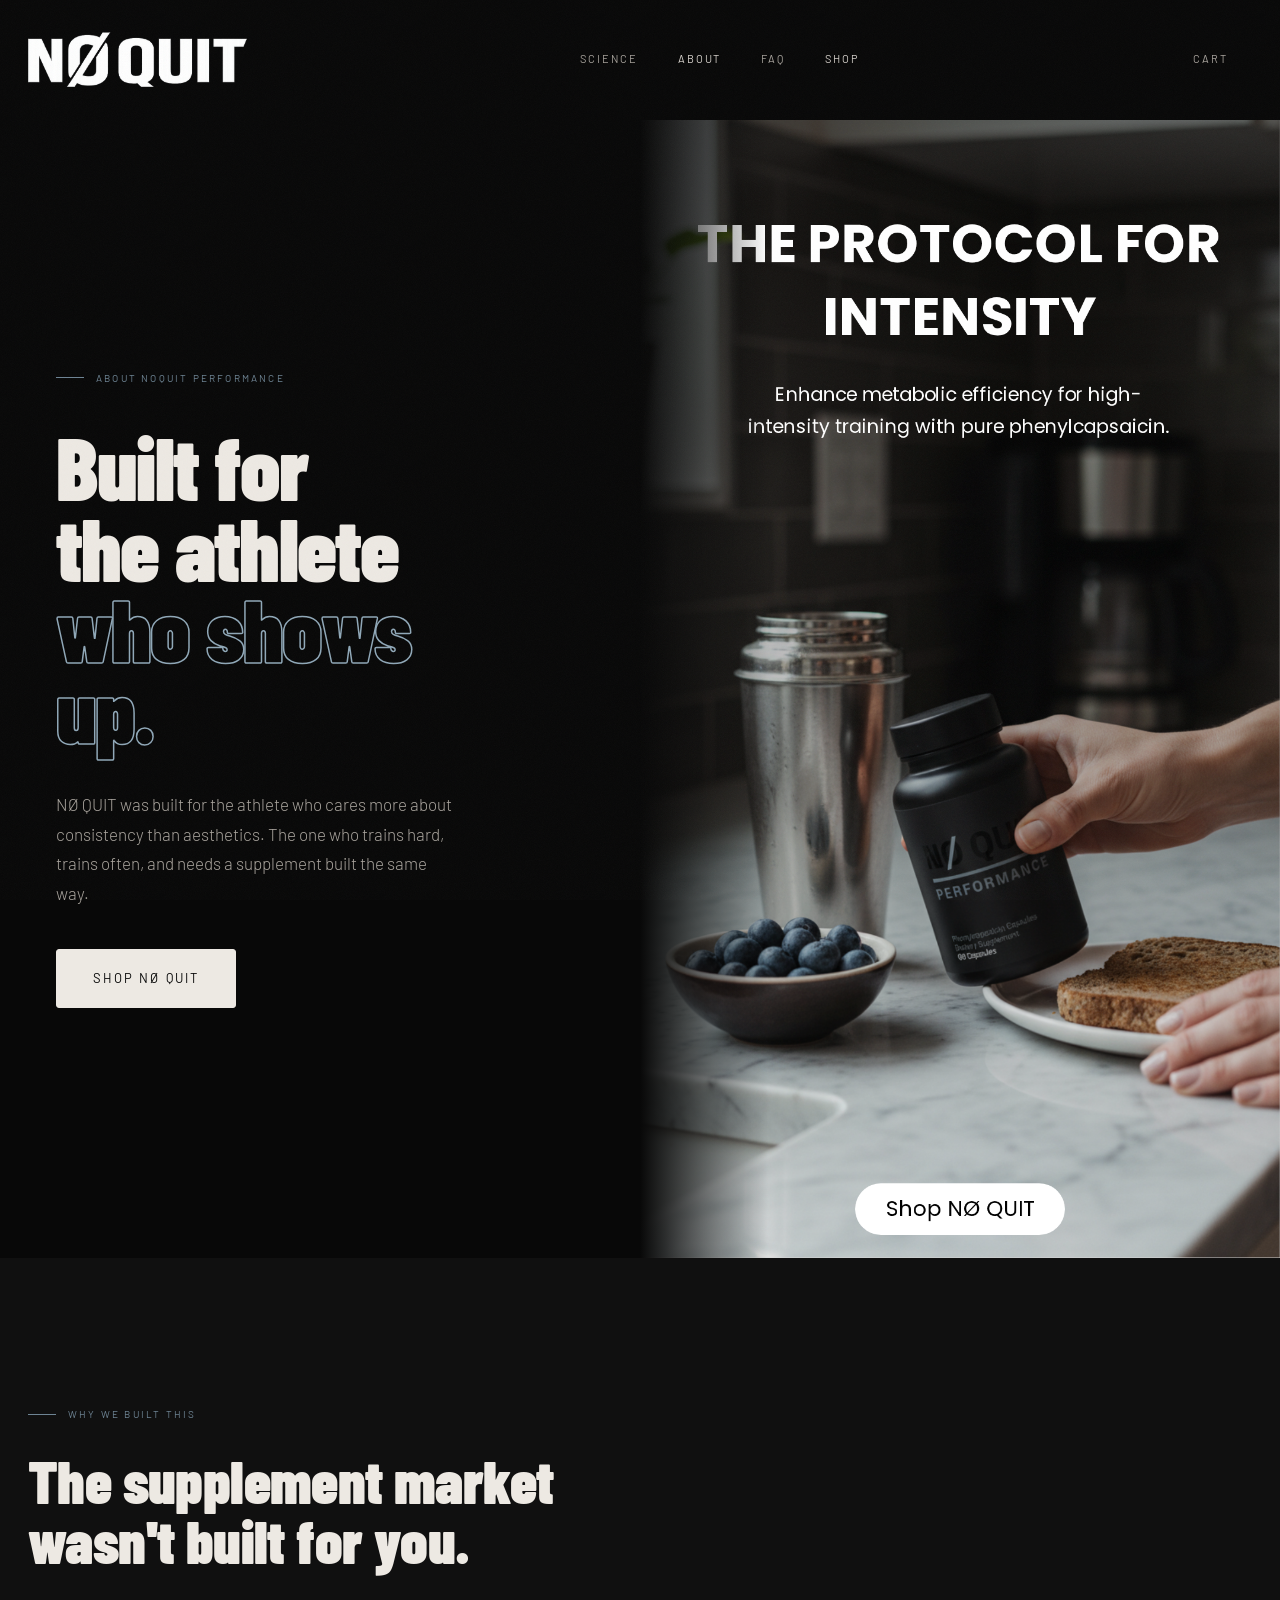
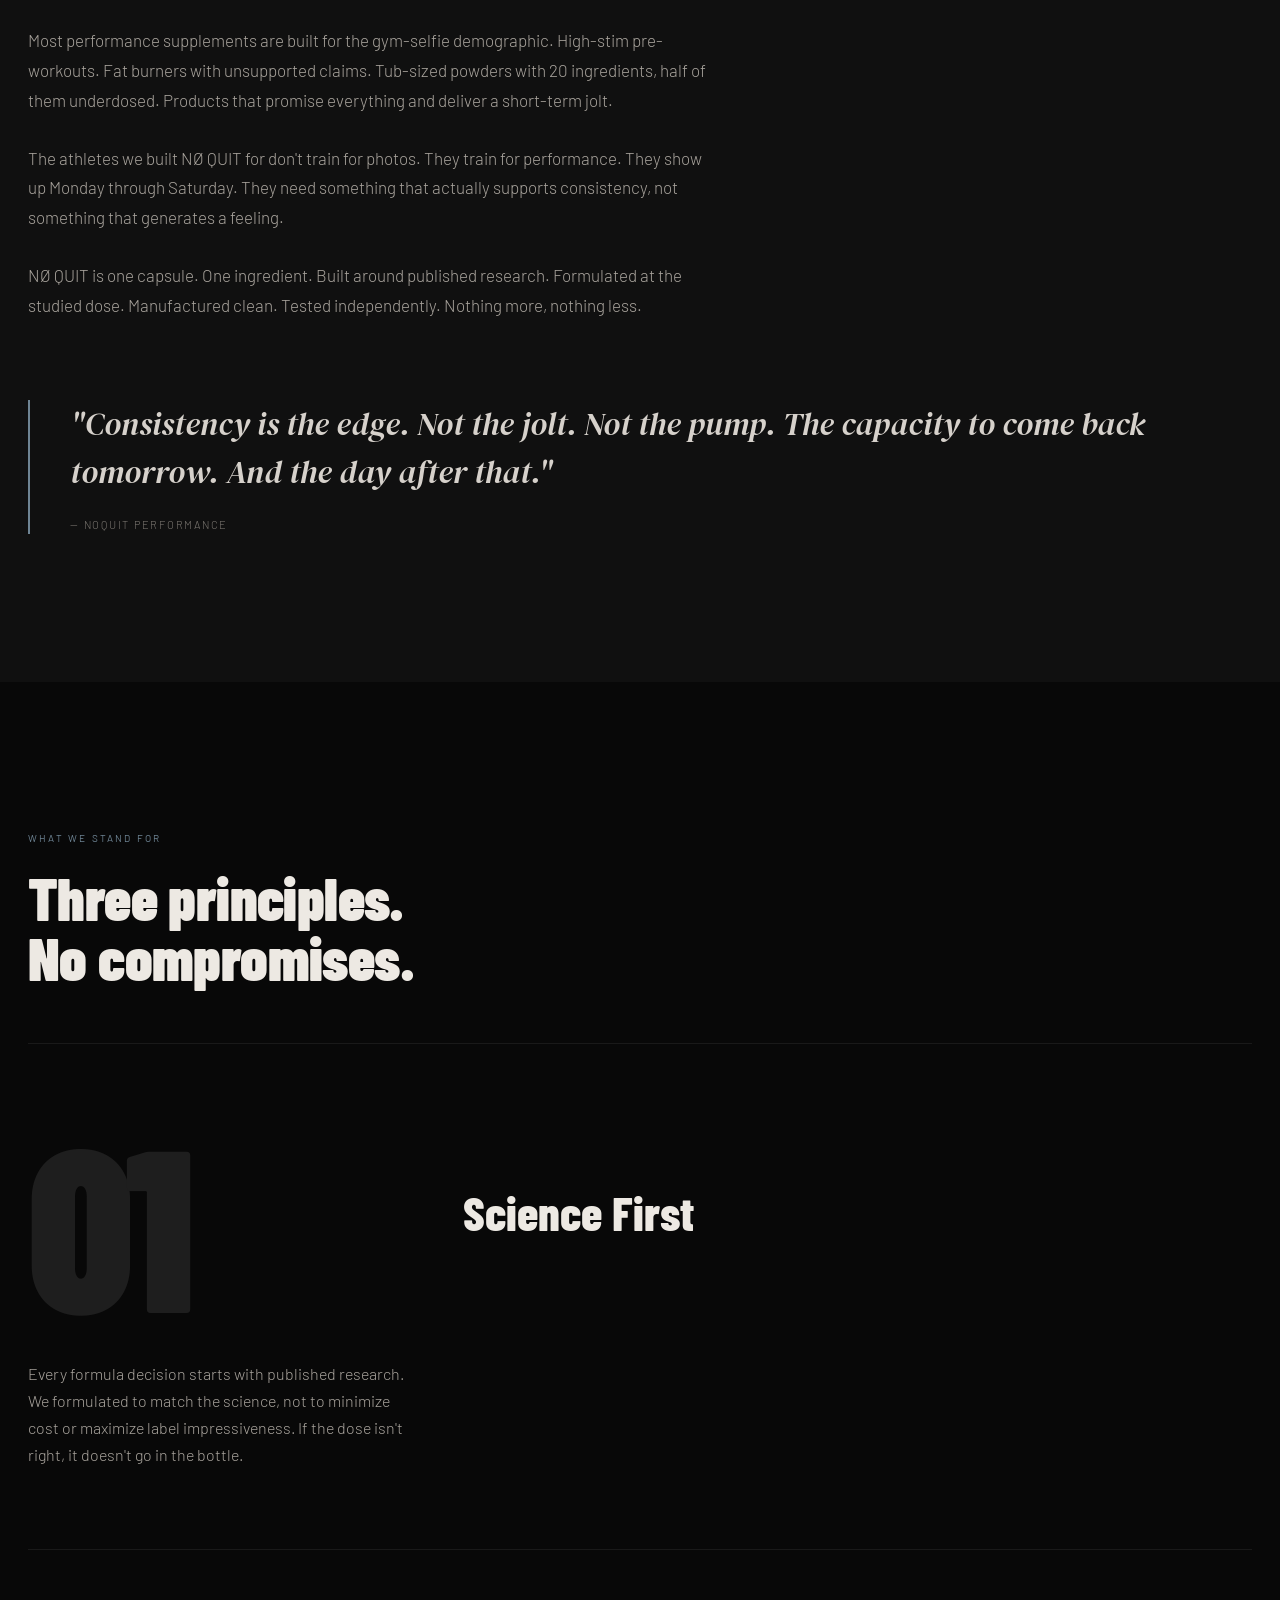
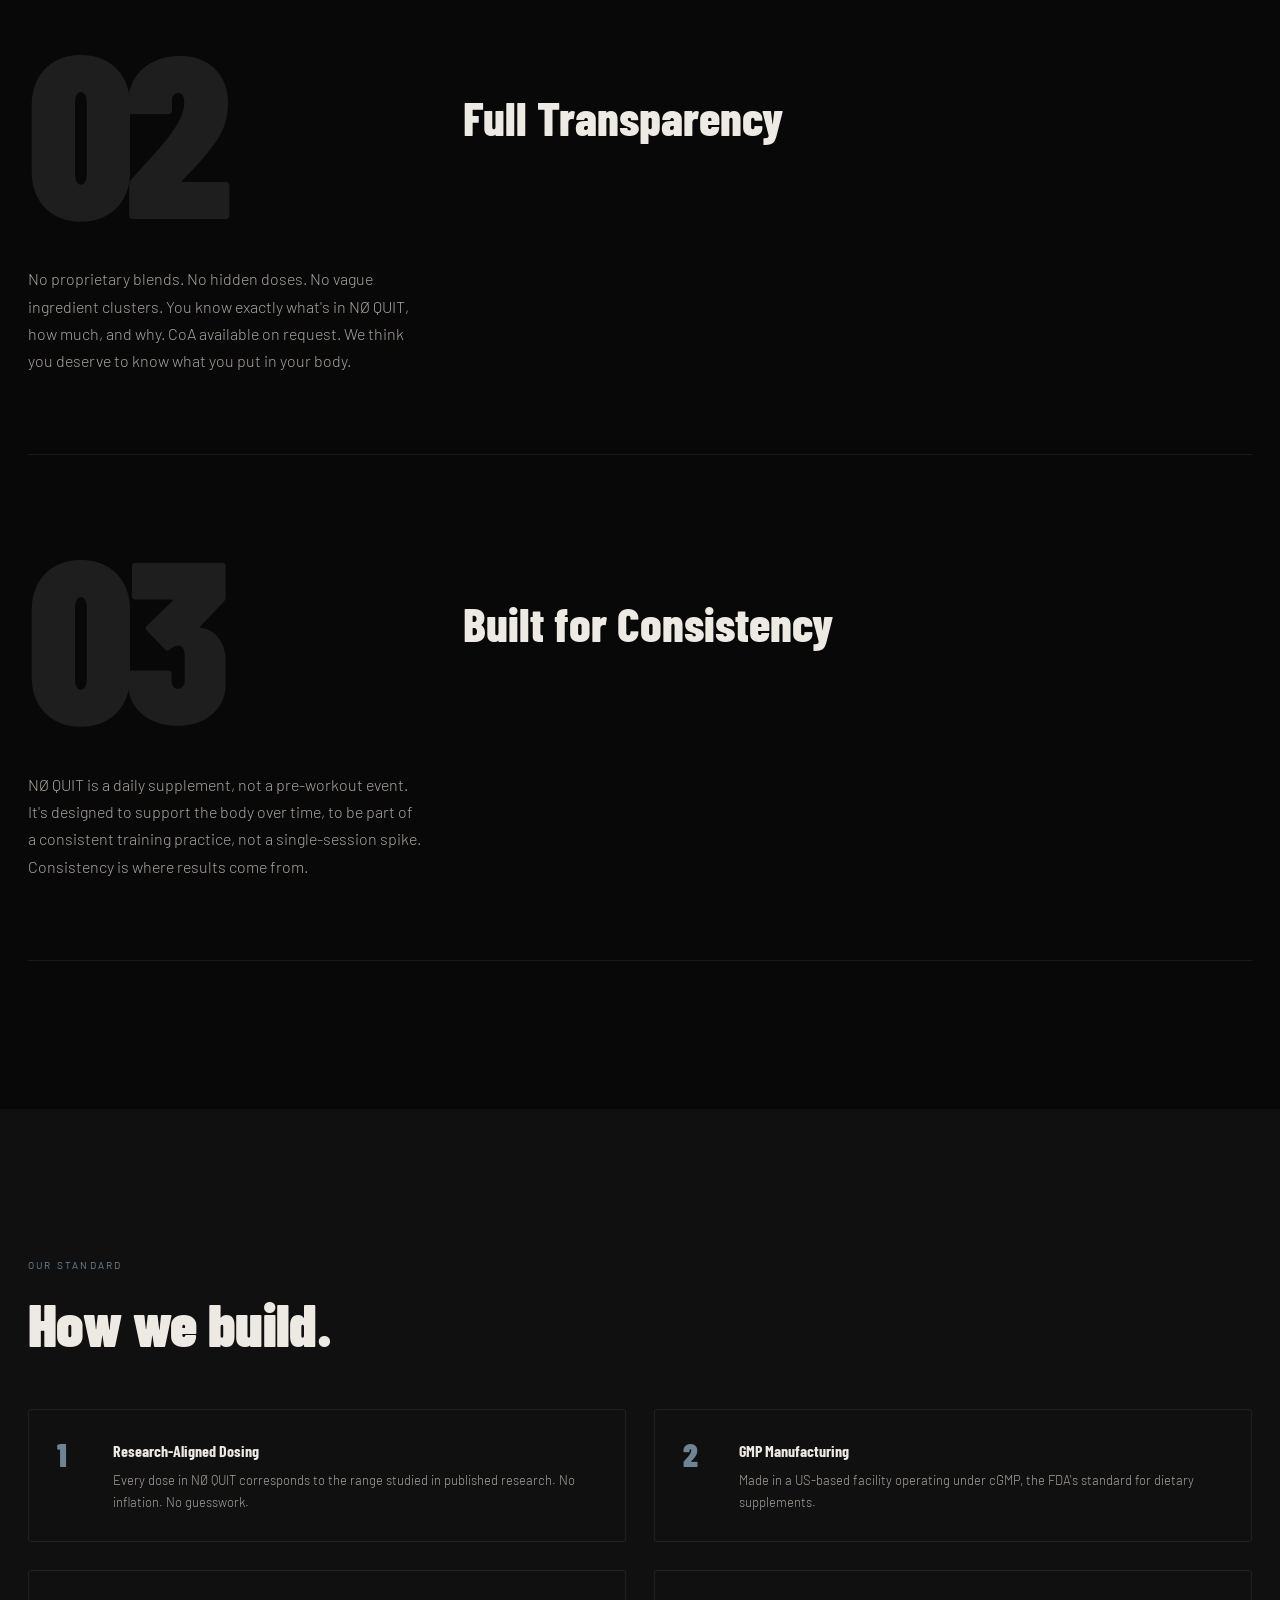
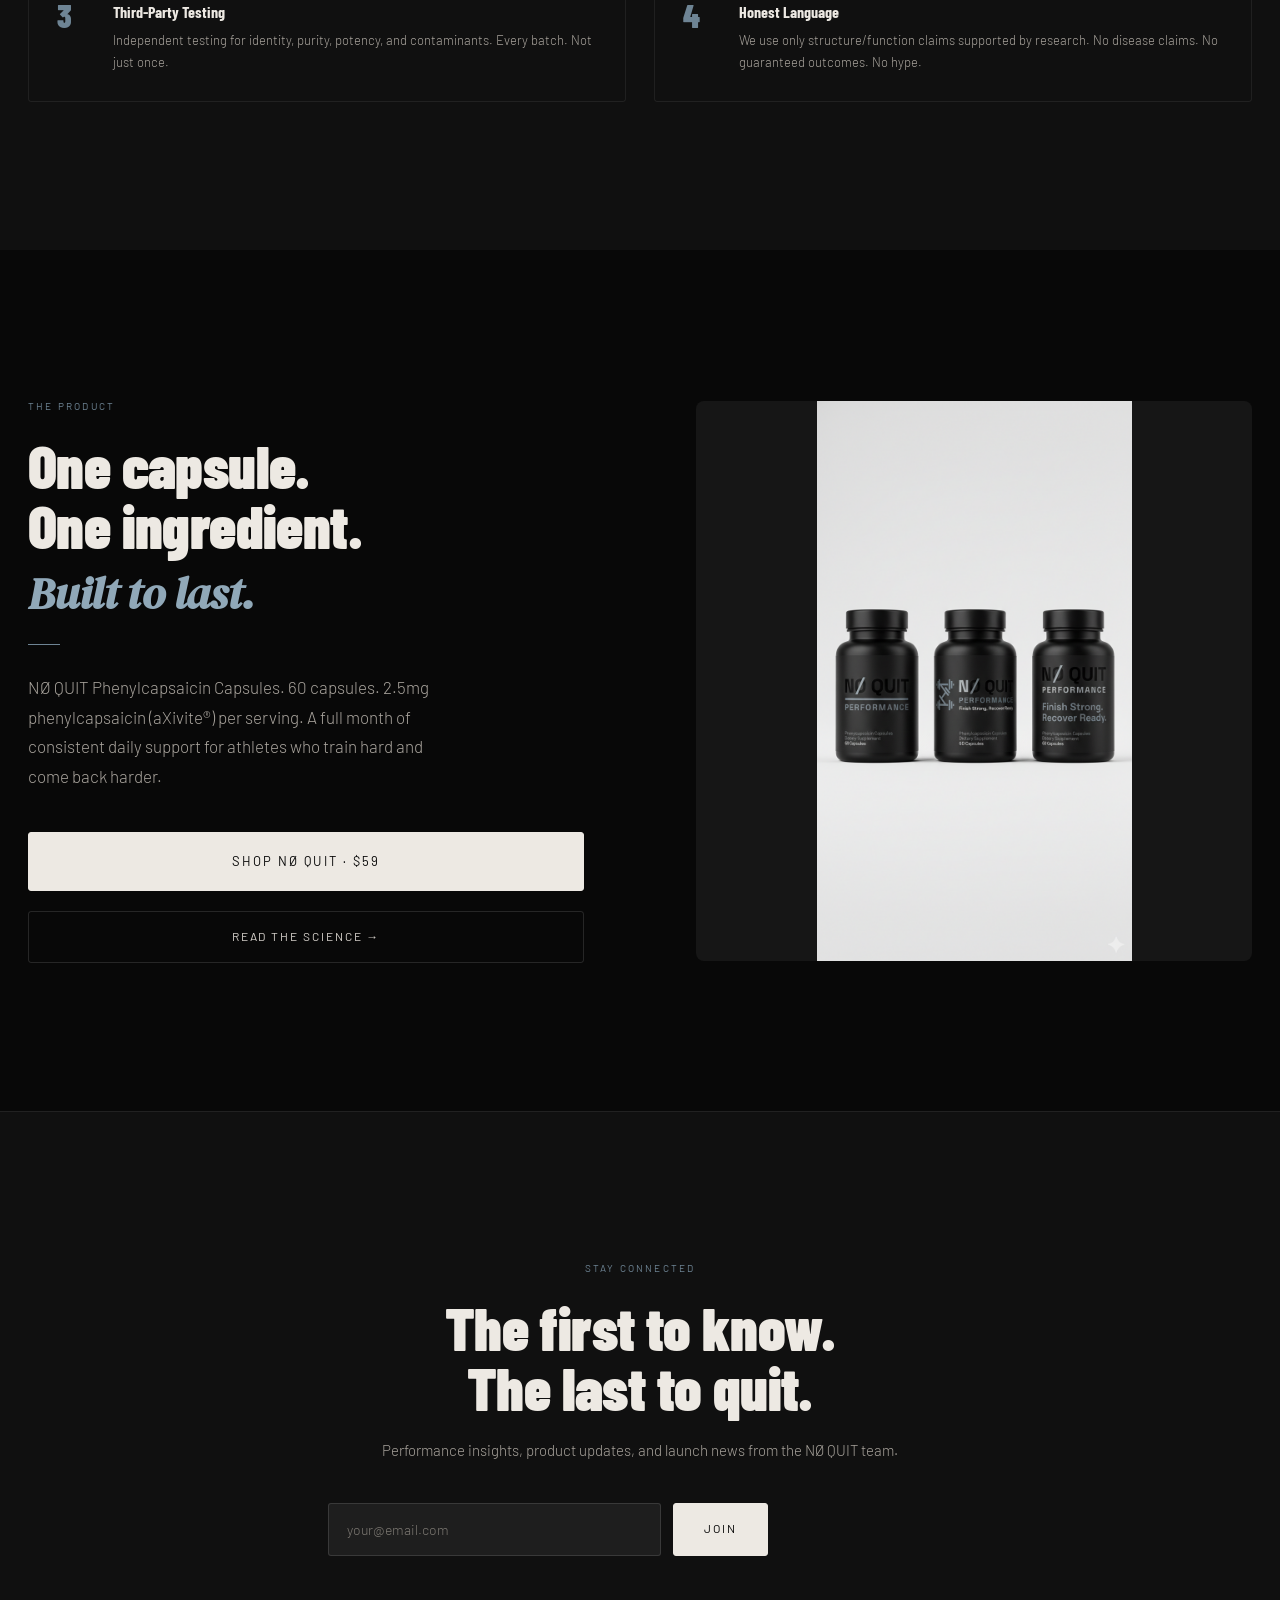
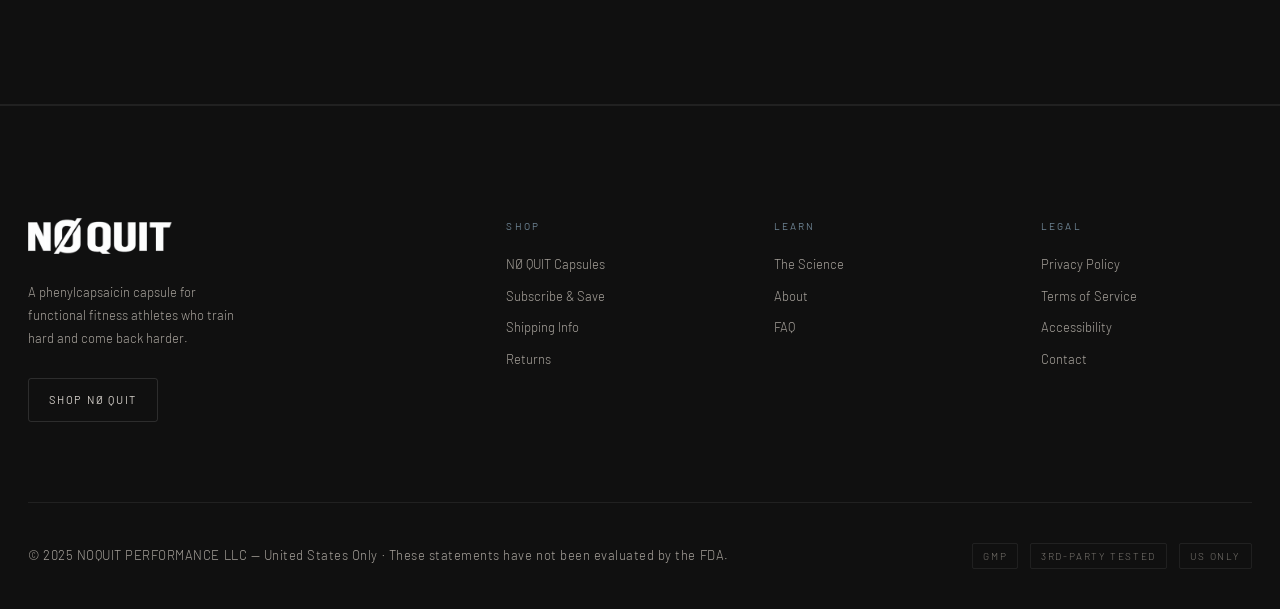
<file: about.html>
<!DOCTYPE html>
<html lang="en">
<head>
  <meta charset="UTF-8">
  <meta name="viewport" content="width=device-width, initial-scale=1.0">
  <title>About NOQUIT PERFORMANCE — Why We Built This</title>
  <meta name="description" content="NØ QUIT was built for athletes who train hard, train consistently, and care what goes in. Here's why we built it.">
  <meta name="robots" content="noindex, nofollow">
  <link rel="stylesheet" href="styles.css?v=7">
  <style>
    /* ABOUT-SPECIFIC */

    .about-hero {
      padding-top: var(--header-h);
      background-color: var(--c-black);
      overflow: hidden;
    }
    .about-hero-inner {
      display: grid;
      grid-template-columns: 1fr 1fr;
      gap: 0;
      min-height: 100vh;
    }
    .about-hero-text {
      display: flex;
      flex-direction: column;
      justify-content: center;
      padding: var(--sp-9) var(--sp-7) var(--sp-9) var(--sp-6);
    }
    .about-hero-img {
      position: relative;
      overflow: hidden;
    }
    .about-hero-img img {
      width: 100%; height: 100%;
      object-fit: cover;
      object-position: center;
      filter: grayscale(20%);
    }
    .about-hero-img::after {
      content: '';
      position: absolute;
      inset: 0;
      background: linear-gradient(to right, var(--c-black) 0%, transparent 20%);
    }

    .about-mission {
      font-family: var(--font-display);
      font-weight: 900;
      font-size: clamp(40px, 7vw, 88px);
      line-height: 0.92;
      letter-spacing: -0.02em;
      color: var(--c-white);
    }
    .about-mission .em {
      color: transparent;
      -webkit-text-stroke: 1.5px var(--c-steel-light);
    }

    /* VALUES — editorial poster */
    .values-grid {
      display: flex;
      flex-direction: column;
      gap: 0;
    }
    .value-card {
      position: relative;
      padding: var(--sp-7) 0;
      border-top: 1px solid var(--c-border);
      border-radius: 0;
      display: grid;
      grid-template-columns: minmax(180px, 1fr) 2fr;
      gap: var(--sp-5);
      align-items: center;
      overflow: hidden;
    }
    .value-card:last-child {
      border-bottom: 1px solid var(--c-border);
    }
    .value-card::before { display: none; }
    .value-card-num {
      font-family: var(--font-display);
      font-weight: 900;
      font-size: clamp(140px, 18vw, 260px);
      color: var(--c-surface-3);
      line-height: 0.85;
      letter-spacing: -0.04em;
      margin: 0;
    }
    .value-card h3 {
      font-family: var(--font-display);
      font-weight: 800;
      font-size: clamp(28px, 4vw, 48px);
      color: var(--c-white);
      line-height: 1.05;
      margin-bottom: var(--sp-3);
    }
    .value-card p {
      font-size: 16px;
      line-height: 1.7;
      color: var(--c-text);
      max-width: 56ch;
    }
    @media (max-width: 900px) {
      .value-card {
        grid-template-columns: 1fr;
        gap: var(--sp-3);
        padding: var(--sp-5) 0;
        align-items: flex-start;
      }
      .value-card-num {
        font-size: clamp(96px, 28vw, 160px);
      }
    }

    .why-text {
      max-width: 680px;
    }
    .why-text p + p { margin-top: var(--sp-4); }

    .standard-list {
      display: grid;
      grid-template-columns: 1fr 1fr;
      gap: var(--sp-4);
    }
    .standard-item {
      display: flex;
      gap: var(--sp-3);
      align-items: flex-start;
      padding: var(--sp-4);
      border: 1px solid var(--c-border);
      border-radius: var(--r-sm);
    }
    .standard-num {
      font-family: var(--font-display);
      font-weight: 900;
      font-size: 32px;
      color: var(--c-steel);
      line-height: 1;
      flex-shrink: 0;
      min-width: 36px;
    }
    .standard-text h3 {
      font-family: var(--font-display);
      font-weight: 700;
      font-size: 16px;
      color: var(--c-white);
      margin-bottom: 4px;
    }
    .standard-text p {
      font-size: 13px;
      line-height: 1.7;
      color: var(--c-text);
    }

    .about-product-split {
      display: grid;
      grid-template-columns: 1fr 1fr;
      gap: var(--sp-8);
      align-items: center;
    }
    .about-product-img {
      height: 560px;
      border-radius: var(--r-md);
      overflow: hidden;
      background-color: var(--c-surface-2);
    }
    .about-product-img img {
      width: 100%; height: 100%;
      object-fit: contain;
    }

    .about-cta-block {
      background: linear-gradient(135deg, var(--c-surface-2), var(--c-black));
      border: 1px solid var(--c-border);
      border-radius: var(--r-lg);
      padding: var(--sp-8) var(--sp-7);
      text-align: center;
    }

    @media (max-width: 900px) {
      .about-hero-inner { grid-template-columns: 1fr; min-height: auto; }
      .about-hero-img { height: 60vw; }
      .about-hero-img::after { background: linear-gradient(to bottom, transparent 60%, var(--c-black)); }
      .about-hero-text { padding: var(--sp-6) var(--sp-4); }
      .values-grid { grid-template-columns: 1fr; }
      .standard-list { grid-template-columns: 1fr; }
      .about-product-split { grid-template-columns: 1fr; }
      .about-product-img { height: 320px; }
    }
  </style>
</head>
<body>

<header class="site-header scrolled" id="siteHeader">
  <div class="container header-inner">
    <a href="index.html" class="logo-mark"></a>
    <nav class="main-nav">
      <a href="science.html">Science</a>
      <a href="about.html" style="color:var(--c-chalk);">About</a>
      <a href="faq.html">FAQ</a>
      <a href="product.html" class="nav-shop">Shop</a>
    </nav>
    <div class="header-right">
      <button class="cart-trigger">Cart <span class="cart-count" id="cartCount">0</span></button>
      <button class="nav-hamburger" id="navHamburger"><span></span><span></span><span></span></button>
    </div>
  </div>
</header>

<nav class="mobile-nav" id="mobileNav">
  <a href="product.html">Shop</a>
  <a href="science.html">Science</a>
  <a href="about.html">About</a>
  <a href="faq.html">FAQ</a>
  <div class="mobile-nav-footer">
    <span class="t-label">noquitperformance.com</span>
    <button id="mobileNavClose" class="btn-ghost t-label">Close</button>
  </div>
</nav>

<div class="cart-backdrop" id="cartBackdrop"></div>
<aside class="cart-drawer" id="cartDrawer">
  <div class="cart-drawer-head">
    <h3>Your Cart</h3>
    <button class="cart-close-btn" id="cartClose">✕</button>
  </div>
  <div class="cart-drawer-body">
    <div class="cart-empty" id="cartEmpty">
      <div class="cart-empty-icon">
        <svg width="20" height="20" viewBox="0 0 24 24" fill="none" stroke="currentColor" stroke-width="1.5"><circle cx="9" cy="21" r="1"/><circle cx="20" cy="21" r="1"/><path d="M1 1h4l2.68 13.39a2 2 0 0 0 2 1.61h9.72a2 2 0 0 0 2-1.61L23 6H6"/></svg>
      </div>
      <p>Your cart is empty.</p>
      <a href="product.html" class="btn btn-outline">Shop NØ QUIT</a>
    </div>
    <div id="cartItemsWrap" style="display:none"></div>
  </div>
  <div class="cart-drawer-foot">
    <div class="cart-totals">
      <span class="cart-totals-label">Subtotal</span>
      <span class="cart-totals-value" id="cartTotal">$0.00</span>
    </div>
    <button type="button" class="btn btn-primary btn--full btn--lg" disabled aria-disabled="true">Checkout opens at launch</button>
    <p class="cart-note">Free US shipping on orders over $65. Sign up below for launch notice.</p>
  </div>
</aside>

<main>

  <!-- HERO -->
  <section class="about-hero" aria-labelledby="about-title">
    <div class="about-hero-inner">
      <div class="about-hero-text">
        <div data-animate="fade" style="display:flex;align-items:center;gap:var(--sp-2);margin-bottom:var(--sp-5);">
          <div style="width:28px;height:1px;background:var(--c-steel);"></div>
          <span class="t-label">About NOQUIT PERFORMANCE</span>
        </div>
        <h1 class="about-mission" id="about-title" data-animate="up">
          <span>Built for</span><br>
          <span>the athlete</span><br>
          <span class="em">who shows</span><br>
          <span class="em">up.</span>
        </h1>
        <p class="t-body-lg mt-5" style="color:var(--c-text);max-width:400px;" data-animate="up" data-delay="2">
          NØ QUIT was built for the athlete who cares more about consistency
          than aesthetics. The one who trains hard, trains often, and needs
          a supplement built the same way.
        </p>
        <div style="margin-top:var(--sp-5);" data-animate="up" data-delay="3">
          <a href="product.html" class="btn btn-primary btn--lg">Shop NØ QUIT</a>
        </div>
      </div>

      <div class="about-hero-img">
        <img
          src="images/The_Protocol_for_Intensity_version_3.png"
          alt="NØ QUIT — The Protocol for Intensity"
          loading="eager"
        >
      </div>
    </div>
  </section>

  <!-- WHY WE BUILT THIS -->
  <section class="section section--alt" aria-labelledby="why-heading">
    <div class="container">
      <div style="display:flex;align-items:center;gap:var(--sp-2);margin-bottom:var(--sp-4);">
        <div style="width:28px;height:1px;background:var(--c-steel);"></div>
        <span class="t-label" data-animate="fade">Why We Built This</span>
      </div>
      <h2 class="t-display-3 mb-6" id="why-heading" data-animate="up">
        The supplement market<br>wasn't built for you.
      </h2>
      <div class="why-text">
        <p class="t-body-lg" style="color:var(--c-text);" data-animate="up" data-delay="1">
          Most performance supplements are built for the gym-selfie demographic.
          High-stim pre-workouts. Fat burners with unsupported claims.
          Tub-sized powders with 20 ingredients, half of them underdosed.
          Products that promise everything and deliver a short-term jolt.
        </p>
        <p class="t-body-lg" style="color:var(--c-text);" data-animate="up" data-delay="2">
          The athletes we built NØ QUIT for don't train for photos.
          They train for performance. They show up Monday through Saturday.
          They need something that actually supports consistency, not something
          that generates a feeling.
        </p>
        <p class="t-body-lg" style="color:var(--c-text);" data-animate="up" data-delay="3">
          NØ QUIT is one capsule. One ingredient. Built around published research.
          Formulated at the studied dose. Manufactured clean. Tested independently.
          Nothing more, nothing less.
        </p>
      </div>

      <div style="margin-top:var(--sp-7);">
        <blockquote style="border-left:2px solid var(--c-steel);padding-left:var(--sp-5);" data-animate="up" data-delay="4">
          <p class="t-serif" style="font-size:clamp(22px,3vw,32px);color:var(--c-chalk);line-height:1.5;">
            "Consistency is the edge. Not the jolt. Not the pump.
            The capacity to come back tomorrow. And the day after that."
          </p>
          <cite style="display:block;font-family:var(--font-body);font-style:normal;font-size:11px;letter-spacing:0.16em;text-transform:uppercase;color:var(--c-text-dim);margin-top:var(--sp-3);">
            — NOQUIT PERFORMANCE
          </cite>
        </blockquote>
      </div>
    </div>
  </section>

  <!-- VALUES -->
  <section class="section section--dark" aria-labelledby="values-heading">
    <div class="container">
      <p class="t-label section-label" data-animate="fade">What We Stand For</p>
      <h2 class="t-display-3 mb-6" id="values-heading" data-animate="up">
        Three principles.<br>No compromises.
      </h2>
      <div class="values-grid">
        <div class="value-card" data-animate="up" data-delay="1">
          <div class="value-card-num">01</div>
          <h3>Science First</h3>
          <p>
            Every formula decision starts with published research. We formulated to
            match the science, not to minimize cost or maximize label impressiveness.
            If the dose isn't right, it doesn't go in the bottle.
          </p>
        </div>
        <div class="value-card" data-animate="up" data-delay="2">
          <div class="value-card-num">02</div>
          <h3>Full Transparency</h3>
          <p>
            No proprietary blends. No hidden doses. No vague ingredient clusters.
            You know exactly what's in NØ QUIT, how much, and why. CoA available on request.
            We think you deserve to know what you put in your body.
          </p>
        </div>
        <div class="value-card" data-animate="up" data-delay="3">
          <div class="value-card-num">03</div>
          <h3>Built for Consistency</h3>
          <p>
            NØ QUIT is a daily supplement, not a pre-workout event. It's designed to support
            the body over time, to be part of a consistent training practice, not a
            single-session spike. Consistency is where results come from.
          </p>
        </div>
      </div>
    </div>
  </section>

  <!-- OUR STANDARD -->
  <section class="section section--alt" aria-labelledby="standard-heading">
    <div class="container">
      <p class="t-label section-label" data-animate="fade">Our Standard</p>
      <h2 class="t-display-3 mb-6" id="standard-heading" data-animate="up">
        How we build.
      </h2>
      <div class="standard-list">
        <div class="standard-item" data-animate="up" data-delay="1">
          <div class="standard-num">1</div>
          <div class="standard-text">
            <h3>Research-Aligned Dosing</h3>
            <p>Every dose in NØ QUIT corresponds to the range studied in published research. No inflation. No guesswork.</p>
          </div>
        </div>
        <div class="standard-item" data-animate="up" data-delay="2">
          <div class="standard-num">2</div>
          <div class="standard-text">
            <h3>GMP Manufacturing</h3>
            <p>Made in a US-based facility operating under cGMP, the FDA's standard for dietary supplements.</p>
          </div>
        </div>
        <div class="standard-item" data-animate="up" data-delay="3">
          <div class="standard-num">3</div>
          <div class="standard-text">
            <h3>Third-Party Testing</h3>
            <p>Independent testing for identity, purity, potency, and contaminants. Every batch. Not just once.</p>
          </div>
        </div>
        <div class="standard-item" data-animate="up" data-delay="4">
          <div class="standard-num">4</div>
          <div class="standard-text">
            <h3>Honest Language</h3>
            <p>We use only structure/function claims supported by research. No disease claims. No guaranteed outcomes. No hype.</p>
          </div>
        </div>
      </div>
    </div>
  </section>

  <!-- THE PRODUCT -->
  <section class="section section--dark" aria-labelledby="about-product-heading">
    <div class="container">
      <div class="about-product-split">
        <div>
          <p class="t-label section-label" data-animate="fade">The Product</p>
          <h2 class="t-display-3" id="about-product-heading" data-animate="up">
            One capsule.<br>One ingredient.<br>
            <span class="t-serif" style="font-size:0.75em;color:var(--c-steel-light);">Built to last.</span>
          </h2>
          <div class="divider divider--v" data-animate="fade" data-delay="1"></div>
          <p class="t-body-lg" style="color:var(--c-text);max-width:420px;" data-animate="up" data-delay="1">
            NØ QUIT Phenylcapsaicin Capsules. 60 capsules. 2.5mg phenylcapsaicin
            (aXivite®) per serving. A full month of consistent daily support for
            athletes who train hard and come back harder.
          </p>
          <div style="margin-top:var(--sp-5);display:flex;flex-direction:column;gap:var(--sp-3);" data-animate="up" data-delay="2">
            <a href="product.html" class="btn btn-primary btn--lg">Shop NØ QUIT · $59</a>
            <a href="science.html" class="btn btn-outline">Read the science →</a>
          </div>
        </div>
        <div class="about-product-img" data-animate="scale">
          <img
            src="images/pomelli-image.png"
            alt="NØ QUIT Phenylcapsaicin Capsules — 3 bottles"
            loading="lazy"
          >
        </div>
      </div>
    </div>
  </section>

  <!-- EMAIL CAPTURE -->
  <section class="section" style="background:var(--c-surface);border-top:1px solid var(--c-border);border-bottom:1px solid var(--c-border);">
    <div class="container container--sm" style="text-align:center;">
      <p class="t-label mb-3" data-animate="fade">Stay Connected</p>
      <h2 class="t-display-3 mb-3" data-animate="up">
        The first to know.<br>The last to quit.
      </h2>
      <p class="t-body mb-5" style="color:var(--c-text);" data-animate="up" data-delay="1">
        Performance insights, product updates, and launch news from the NØ QUIT team.
      </p>
      <form class="email-form" action="#" method="post" data-animate="up" data-delay="2">
        <label class="visually-hidden" for="emailAbout">Email address</label>
        <input class="email-input" id="emailAbout" type="email" name="email" placeholder="your@email.com" required>
        <button type="submit" class="btn btn-primary">Join</button>
      </form>
    </div>
  </section>

</main>

<footer class="site-footer">
  <div class="container">
    <div class="footer-top">
      <div class="footer-brand">
        <a href="index.html" class="logo-mark"></a>
        <p>A phenylcapsaicin capsule for functional fitness athletes who train hard and come back harder.</p>
        <a href="product.html" class="btn btn-outline" style="font-size:11px;padding:12px 20px;">Shop NØ QUIT</a>
      </div>
      <div class="footer-col">
        <h3>Shop</h3>
        <a href="product.html">NØ QUIT Capsules</a>
        <a href="product.html#subscribe">Subscribe &amp; Save</a>
        <a href="faq.html#shipping">Shipping Info</a>
        <a href="faq.html#returns">Returns</a>
      </div>
      <div class="footer-col">
        <h3>Learn</h3>
        <a href="science.html">The Science</a>
        <a href="about.html">About</a>
        <a href="faq.html">FAQ</a>
      </div>
      <div class="footer-col">
        <h3>Legal</h3>
        <a href="#">Privacy Policy</a>
        <a href="#">Terms of Service</a>
        <a href="#">Accessibility</a>
        <a href="#">Contact</a>
      </div>
    </div>
    <div class="footer-bottom">
      <p class="footer-legal">
        © 2025 NOQUIT PERFORMANCE LLC — United States Only ·
        These statements have not been evaluated by the FDA.
      </p>
      <div class="footer-badges">
        <span class="footer-badge">GMP</span>
        <span class="footer-badge">3rd-Party Tested</span>
        <span class="footer-badge">US Only</span>
      </div>
    </div>
  </div>
</footer>

<script src="js/main.js"></script>
</body>
</html>
</file>
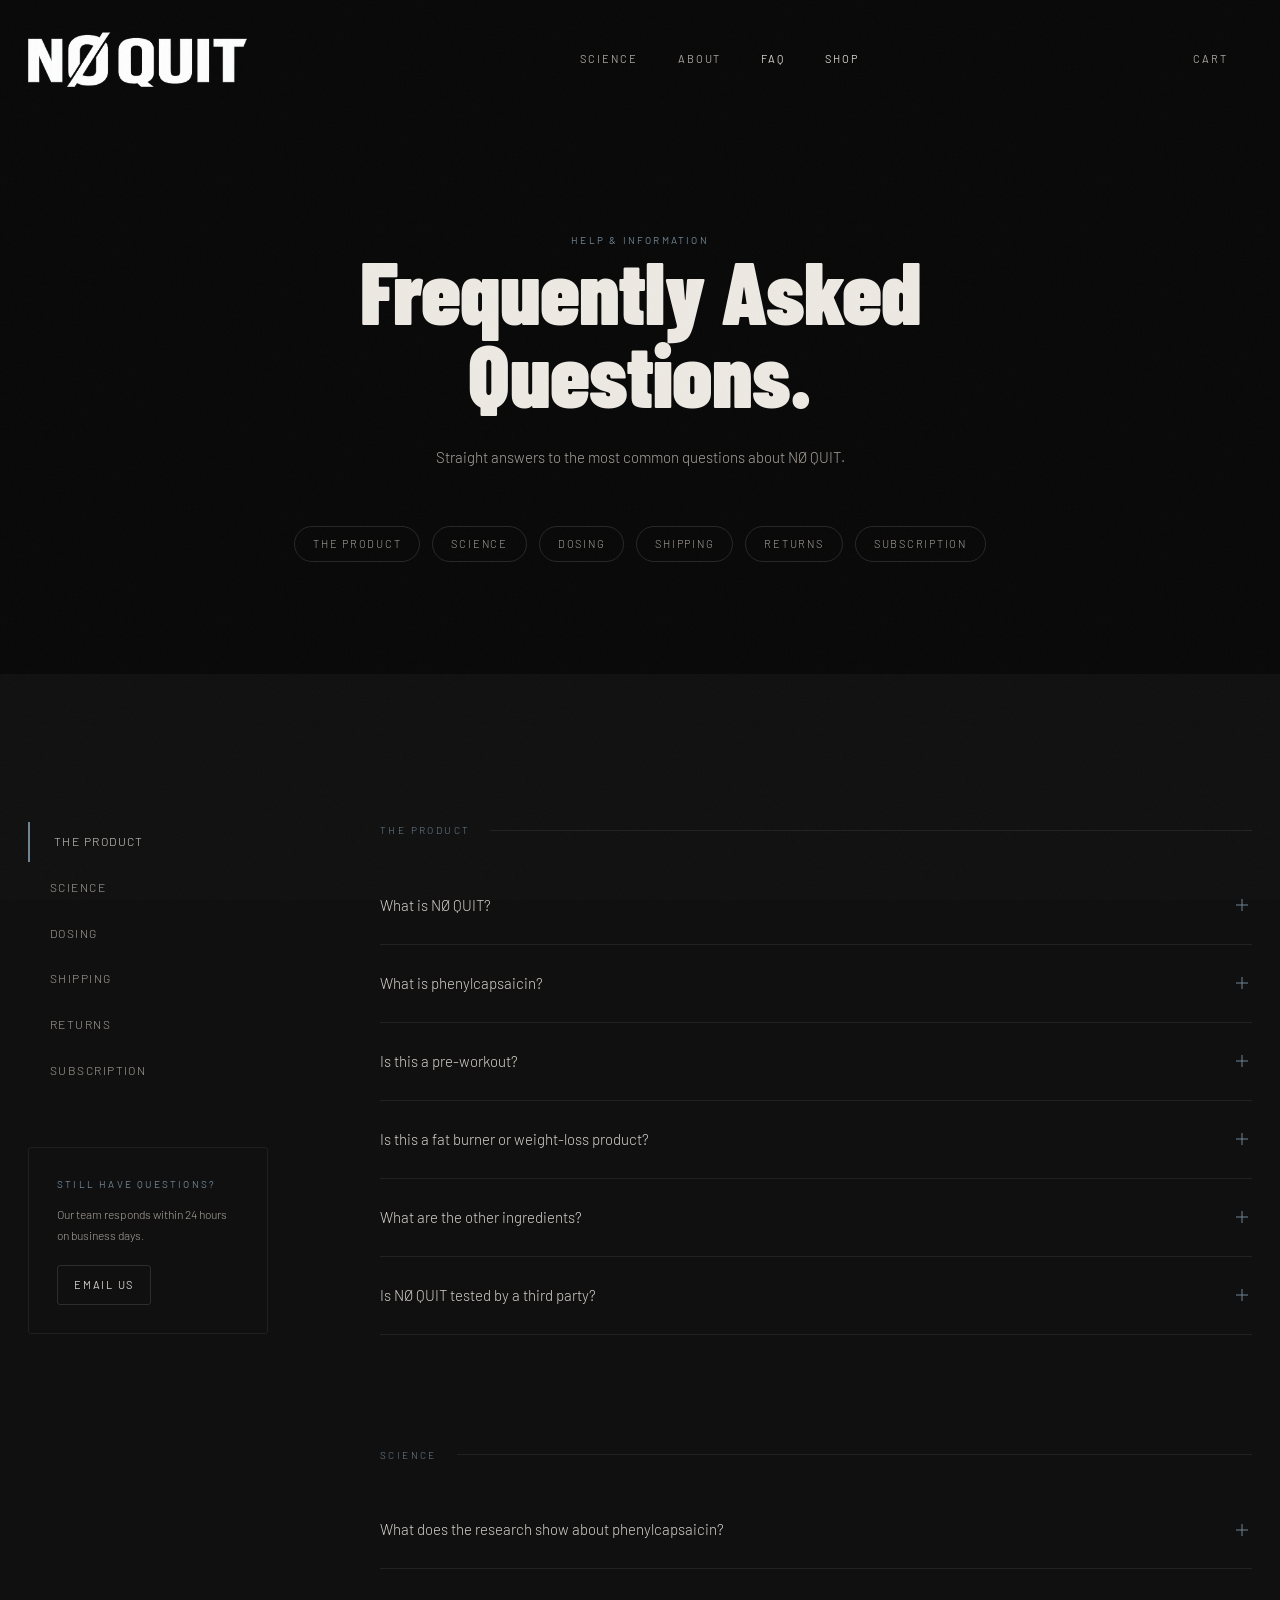
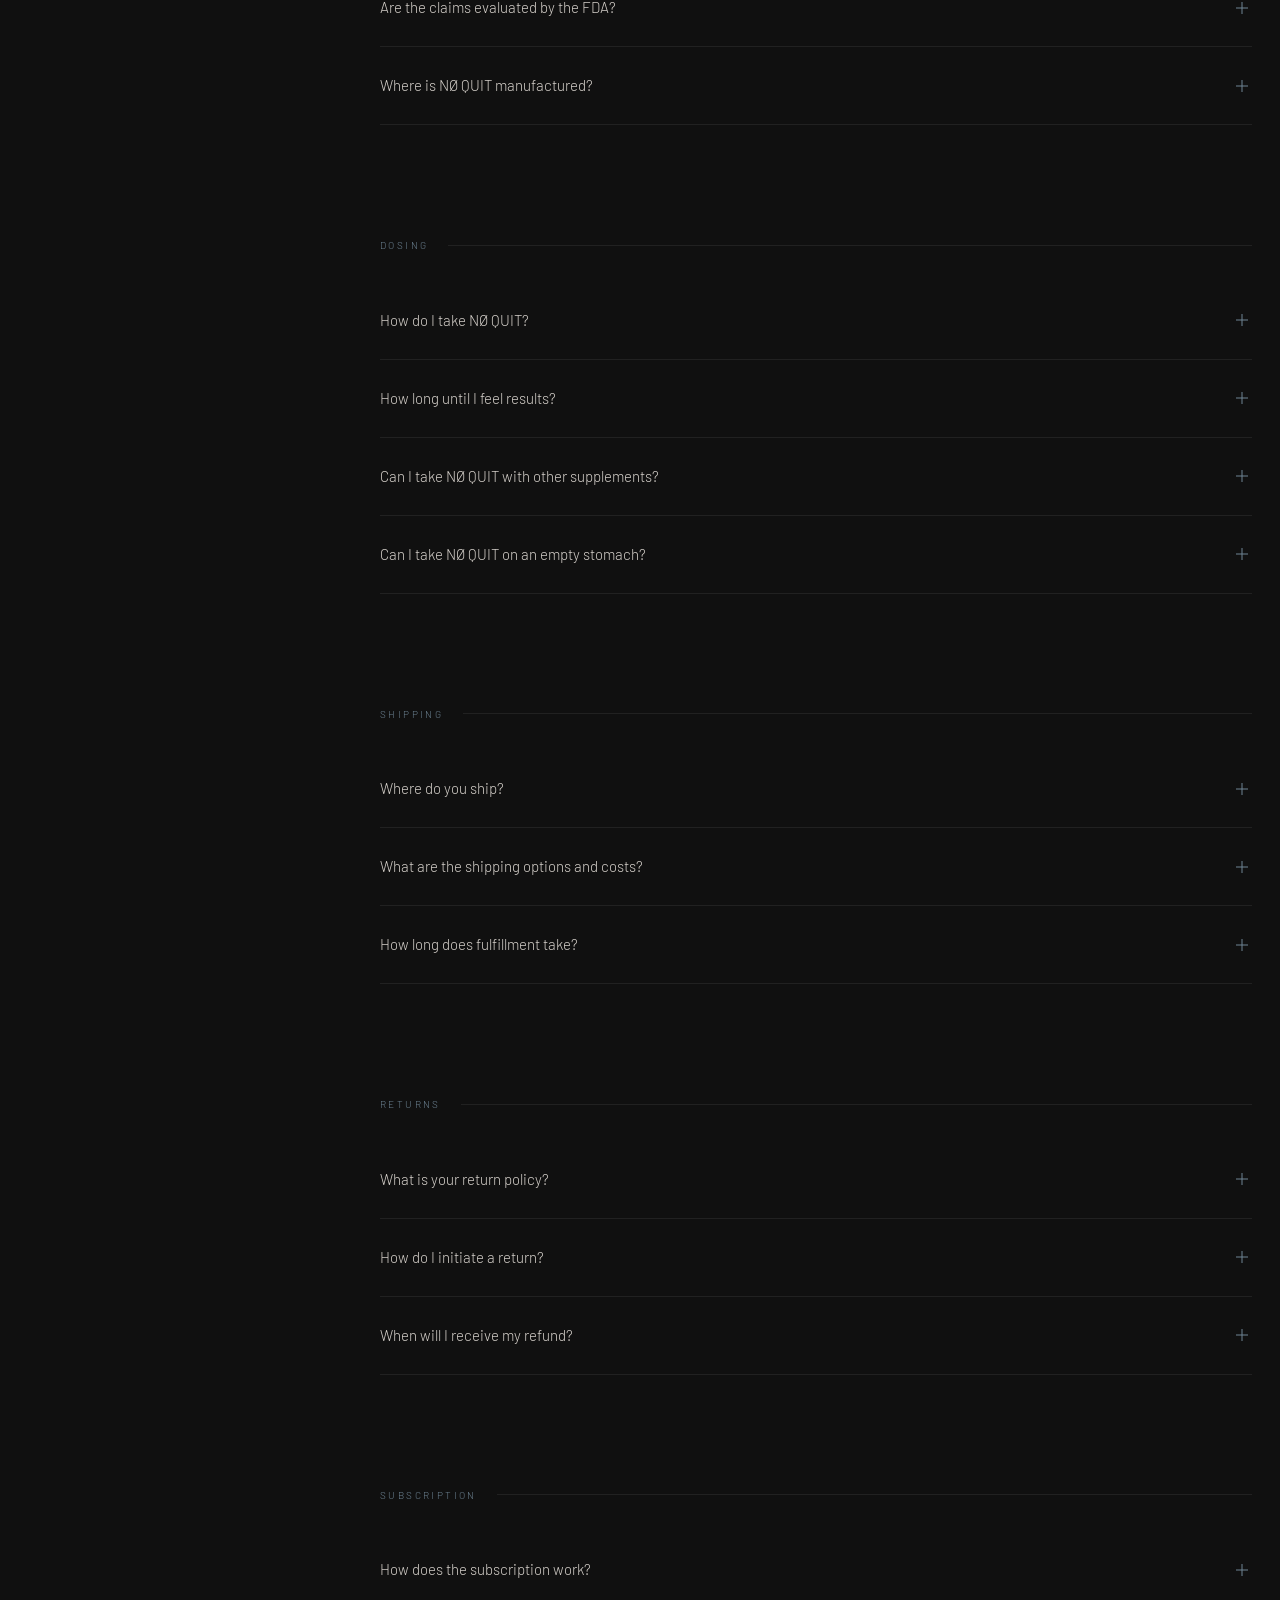
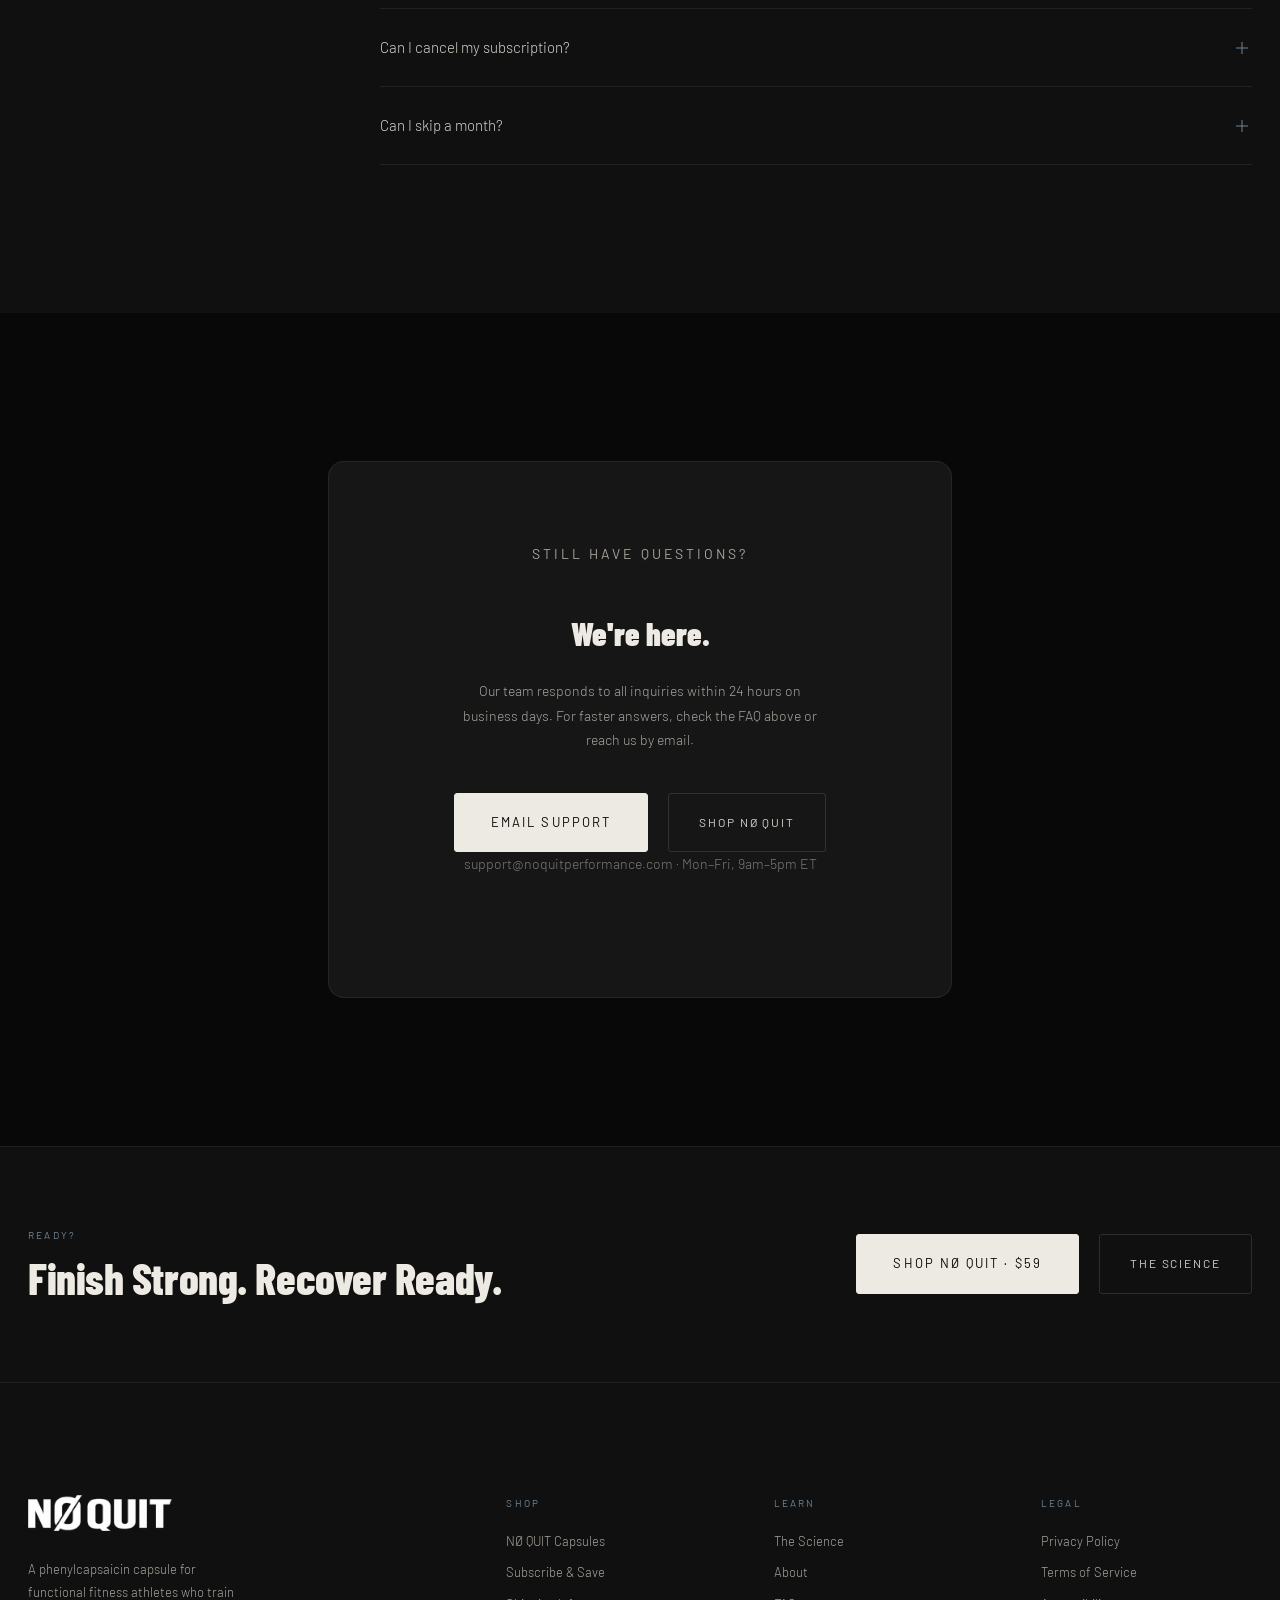
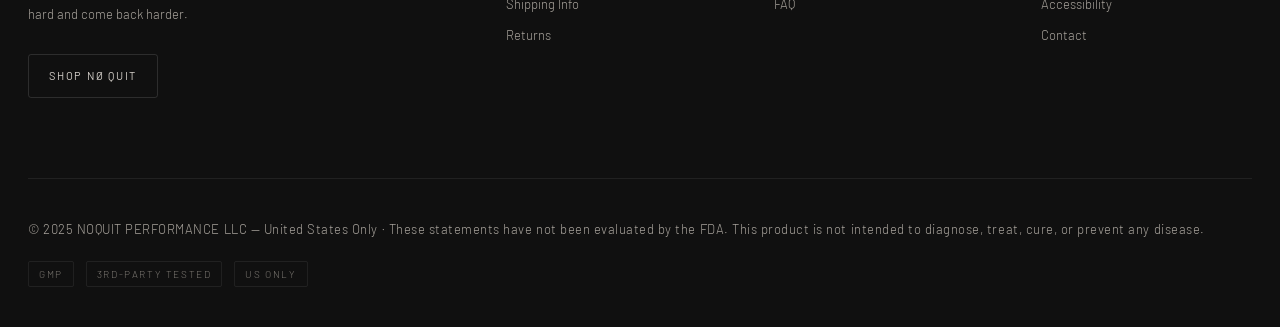
<file: faq.html>
<!DOCTYPE html>
<html lang="en">
<head>
  <meta charset="UTF-8">
  <meta name="viewport" content="width=device-width, initial-scale=1.0">
  <title>FAQ — NOQUIT PERFORMANCE</title>
  <meta name="description" content="Frequently asked questions about NØ QUIT Phenylcapsaicin Capsules. Product, science, dosing, shipping, and returns.">
  <meta name="robots" content="noindex, nofollow">
  <link rel="stylesheet" href="styles.css?v=7">
  <style>
    /* FAQ-SPECIFIC */

    .faq-hero {
      padding-top: calc(var(--header-h) + var(--sp-8));
      padding-bottom: var(--sp-8);
      background-color: var(--c-black);
      text-align: center;
    }
    .faq-hero h1 {
      margin-bottom: var(--sp-4);
    }
    .faq-hero p {
      max-width: 500px;
      margin: 0 auto;
    }

    .faq-nav {
      display: flex;
      justify-content: center;
      gap: var(--sp-2);
      flex-wrap: wrap;
      margin-top: var(--sp-6);
    }
    .faq-nav-btn {
      font-size: 11px;
      letter-spacing: 0.16em;
      text-transform: uppercase;
      color: var(--c-text);
      border: 1px solid var(--c-border-2);
      border-radius: 100px;
      padding: 8px 18px;
      transition: all var(--t-mid) var(--ease);
      cursor: pointer;
      background: transparent;
    }
    .faq-nav-btn:hover,
    .faq-nav-btn.active {
      color: var(--c-white);
      border-color: var(--c-steel);
      background-color: var(--c-steel-glow);
    }

    .faq-main {
      display: grid;
      grid-template-columns: 240px 1fr;
      gap: var(--sp-8);
      align-items: start;
    }
    .faq-sidebar {
      position: sticky;
      top: calc(var(--header-h) + var(--sp-4));
    }
    .faq-sidebar-nav {
      display: flex;
      flex-direction: column;
      gap: var(--sp-1);
    }
    .faq-sidebar-link {
      font-size: 12px;
      letter-spacing: 0.12em;
      text-transform: uppercase;
      color: var(--c-text);
      padding: 10px var(--sp-3);
      border-left: 2px solid transparent;
      transition: all var(--t-fast);
    }
    .faq-sidebar-link:hover,
    .faq-sidebar-link.active {
      color: var(--c-chalk);
      border-left-color: var(--c-steel);
      padding-left: calc(var(--sp-3) + 4px);
    }

    .faq-section {
      margin-bottom: var(--sp-8);
    }
    .faq-section:last-child { margin-bottom: 0; }
    .faq-section-label {
      font-size: 10px;
      letter-spacing: 0.24em;
      text-transform: uppercase;
      color: var(--c-steel);
      display: flex;
      align-items: center;
      gap: var(--sp-3);
      margin-bottom: var(--sp-4);
    }
    .faq-section-label::after {
      content: '';
      flex: 1;
      height: 1px;
      background-color: var(--c-border);
    }
    .faq-section h2 {
      font-family: var(--font-display);
      font-weight: 900;
      font-size: 28px;
      color: var(--c-white);
      margin-bottom: var(--sp-4);
      letter-spacing: -0.01em;
    }

    .contact-block {
      background-color: var(--c-surface-2);
      border: 1px solid var(--c-border);
      border-radius: var(--r-lg);
      padding: var(--sp-7) var(--sp-6);
      text-align: center;
    }
    .contact-block h2 {
      font-family: var(--font-display);
      font-weight: 900;
      font-size: 32px;
      color: var(--c-white);
      margin-bottom: var(--sp-3);
    }
    .contact-block p {
      font-size: 14px;
      color: var(--c-text);
      max-width: 360px;
      margin: 0 auto var(--sp-5);
      line-height: 1.75;
    }
    .contact-options {
      display: flex;
      gap: var(--sp-3);
      justify-content: center;
      flex-wrap: wrap;
    }

    @media (max-width: 900px) {
      .faq-main { grid-template-columns: 1fr; }
      .faq-sidebar { display: none; }
    }
  </style>
</head>
<body>

<header class="site-header scrolled" id="siteHeader">
  <div class="container header-inner">
    <a href="index.html" class="logo-mark"></a>
    <nav class="main-nav">
      <a href="science.html">Science</a>
      <a href="about.html">About</a>
      <a href="faq.html" style="color:var(--c-chalk);">FAQ</a>
      <a href="product.html" class="nav-shop">Shop</a>
    </nav>
    <div class="header-right">
      <button class="cart-trigger">Cart <span class="cart-count" id="cartCount">0</span></button>
      <button class="nav-hamburger" id="navHamburger"><span></span><span></span><span></span></button>
    </div>
  </div>
</header>

<nav class="mobile-nav" id="mobileNav">
  <a href="product.html">Shop</a>
  <a href="science.html">Science</a>
  <a href="about.html">About</a>
  <a href="faq.html">FAQ</a>
  <div class="mobile-nav-footer">
    <span class="t-label">noquitperformance.com</span>
    <button id="mobileNavClose" class="btn-ghost t-label">Close</button>
  </div>
</nav>

<div class="cart-backdrop" id="cartBackdrop"></div>
<aside class="cart-drawer" id="cartDrawer">
  <div class="cart-drawer-head">
    <h3>Your Cart</h3>
    <button class="cart-close-btn" id="cartClose">✕</button>
  </div>
  <div class="cart-drawer-body">
    <div class="cart-empty" id="cartEmpty">
      <div class="cart-empty-icon">
        <svg width="20" height="20" viewBox="0 0 24 24" fill="none" stroke="currentColor" stroke-width="1.5"><circle cx="9" cy="21" r="1"/><circle cx="20" cy="21" r="1"/><path d="M1 1h4l2.68 13.39a2 2 0 0 0 2 1.61h9.72a2 2 0 0 0 2-1.61L23 6H6"/></svg>
      </div>
      <p>Your cart is empty.</p>
      <a href="product.html" class="btn btn-outline">Shop NØ QUIT</a>
    </div>
    <div id="cartItemsWrap" style="display:none"></div>
  </div>
  <div class="cart-drawer-foot">
    <div class="cart-totals">
      <span class="cart-totals-label">Subtotal</span>
      <span class="cart-totals-value" id="cartTotal">$0.00</span>
    </div>
    <button type="button" class="btn btn-primary btn--full btn--lg" disabled aria-disabled="true">Checkout opens at launch</button>
    <p class="cart-note">Free US shipping on orders over $65. Sign up below for launch notice.</p>
  </div>
</aside>

<main>

  <!-- HERO -->
  <section class="faq-hero" aria-labelledby="faq-title">
    <div class="container">
      <p class="t-label mb-3" data-animate="fade">Help &amp; Information</p>
      <h1 class="t-display-2" id="faq-title" data-animate="up">
        Frequently Asked<br>Questions.
      </h1>
      <p class="t-body mt-3" style="color:var(--c-text);" data-animate="up" data-delay="1">
        Straight answers to the most common questions about NØ QUIT.
      </p>
      <div class="faq-nav" data-animate="up" data-delay="2" role="list" aria-label="Jump to section">
        <a class="faq-nav-btn" href="#product">The Product</a>
        <a class="faq-nav-btn" href="#science">Science</a>
        <a class="faq-nav-btn" href="#dosing">Dosing</a>
        <a class="faq-nav-btn" href="#shipping">Shipping</a>
        <a class="faq-nav-btn" href="#returns">Returns</a>
        <a class="faq-nav-btn" href="#subscription">Subscription</a>
      </div>
    </div>
  </section>

  <!-- ── FAQ CONTENT ────────────────────────────────── -->
  <section class="section section--alt">
    <div class="container">
      <div class="faq-main">

        <!-- SIDEBAR -->
        <aside class="faq-sidebar" aria-label="FAQ sections">
          <div class="faq-sidebar-nav">
            <a class="faq-sidebar-link active" href="#product">The Product</a>
            <a class="faq-sidebar-link" href="#science">Science</a>
            <a class="faq-sidebar-link" href="#dosing">Dosing</a>
            <a class="faq-sidebar-link" href="#shipping">Shipping</a>
            <a class="faq-sidebar-link" href="#returns">Returns</a>
            <a class="faq-sidebar-link" href="#subscription">Subscription</a>
          </div>
          <div style="margin-top:var(--sp-6);padding:var(--sp-4);border:1px solid var(--c-border);border-radius:var(--r-sm);">
            <p class="t-label mb-2">Still have questions?</p>
            <p style="font-size:12px;color:var(--c-text);line-height:1.7;">
              Our team responds within 24 hours on business days.
            </p>
            <a href="mailto:support@noquitperformance.com" class="btn btn-outline" style="margin-top:var(--sp-3);font-size:11px;padding:10px 16px;">Email Us</a>
          </div>
        </aside>

        <!-- ACCORDIONS -->
        <div>

          <!-- THE PRODUCT -->
          <div class="faq-section" id="product" data-animate="up">
            <p class="faq-section-label">The Product</p>
            <div class="accordion-item">
              <button class="accordion-btn">What is NØ QUIT?<span class="accordion-icon"></span></button>
              <div class="accordion-body"><div class="accordion-body-inner">
                NØ QUIT is a single-ingredient dietary supplement. 2.5mg of phenylcapsaicin per serving
                (2 capsules of 1.25mg each), designed to support energy metabolism and exercise performance during high-intensity training.
                60 capsules per bottle. 30 servings. No stimulants. No artificial additives.
              </div></div>
            </div>
            <div class="accordion-item">
              <button class="accordion-btn">What is phenylcapsaicin?<span class="accordion-icon"></span></button>
              <div class="accordion-body"><div class="accordion-body-inner">
                Phenylcapsaicin is a synthetic capsaicinoid, a compound similar to capsaicin (found in chili peppers)
                but engineered for better bioavailability and a cleaner sensory profile. NØ QUIT uses aXivite®,
                a patented, standardized form of phenylcapsaicin studied in published exercise research.
              </div></div>
            </div>
            <div class="accordion-item">
              <button class="accordion-btn">Is this a pre-workout?<span class="accordion-icon"></span></button>
              <div class="accordion-body"><div class="accordion-body-inner">
                No. NØ QUIT is not a pre-workout. It contains no stimulants, no caffeine, and is not
                designed to produce an acute energy spike. It is a daily capsule designed for consistent
                daily use, building support over time rather than delivering a short-term effect.
              </div></div>
            </div>
            <div class="accordion-item">
              <button class="accordion-btn">Is this a fat burner or weight-loss product?<span class="accordion-icon"></span></button>
              <div class="accordion-body"><div class="accordion-body-inner">
                No. NØ QUIT makes no weight-loss or fat-burning claims. While some phenylcapsaicin
                research observed effects on fat oxidation during exercise, this product is formulated
                and marketed for exercise performance and recovery support, not body composition changes.
              </div></div>
            </div>
            <div class="accordion-item">
              <button class="accordion-btn">What are the other ingredients?<span class="accordion-icon"></span></button>
              <div class="accordion-body"><div class="accordion-body-inner">
                Other Ingredients: Microcrystalline Cellulose (inert filler), Vegetable Capsule (Hypromellose),
                Magnesium Stearate (vegetable source, flow agent). These are standard, minimal excipients
                required for capsule manufacturing at a 2.5mg active dose. No artificial colors, no artificial flavors.
              </div></div>
            </div>
            <div class="accordion-item">
              <button class="accordion-btn">Is NØ QUIT tested by a third party?<span class="accordion-icon"></span></button>
              <div class="accordion-body"><div class="accordion-body-inner">
                Yes. Every batch of NØ QUIT is independently tested by an accredited third-party laboratory
                for identity, purity, potency, and contaminants. Certificate of Analysis (CoA) available on request.
                Contact us at support@noquitperformance.com.
              </div></div>
            </div>
          </div>

          <!-- SCIENCE -->
          <div class="faq-section" id="science" data-animate="up">
            <p class="faq-section-label">Science</p>
            <div class="accordion-item">
              <button class="accordion-btn">What does the research show about phenylcapsaicin?<span class="accordion-icon"></span></button>
              <div class="accordion-body"><div class="accordion-body-inner">
                Published peer-reviewed research on phenylcapsaicin (aXivite®) has observed improvements in
                VO₂ max, time-to-exhaustion, and metabolic efficiency during high-intensity exercise in trained athletes.
                Recovery-related markers also improved in repeat-effort protocols. NØ QUIT is formulated at the dose
                range studied (2.5mg daily). For more detail, see our Science page.
              </div></div>
            </div>
            <div class="accordion-item">
              <button class="accordion-btn">Are the claims evaluated by the FDA?<span class="accordion-icon"></span></button>
              <div class="accordion-body"><div class="accordion-body-inner">
                NØ QUIT is a dietary supplement. Dietary supplement claims are not evaluated by the FDA in the same way
                as drug claims. All NØ QUIT language uses structure/function claims only. The compound "supports" performance
                and recovery. This product is not intended to diagnose, treat, cure, or prevent any disease.
              </div></div>
            </div>
            <div class="accordion-item">
              <button class="accordion-btn">Where is NØ QUIT manufactured?<span class="accordion-icon"></span></button>
              <div class="accordion-body"><div class="accordion-body-inner">
                NØ QUIT is manufactured in the United States in a facility operating under cGMP (Current Good Manufacturing
                Practices), the FDA's quality standard for dietary supplement production.
              </div></div>
            </div>
          </div>

          <!-- DOSING -->
          <div class="faq-section" id="dosing" data-animate="up">
            <p class="faq-section-label">Dosing</p>
            <div class="accordion-item">
              <button class="accordion-btn">How do I take NØ QUIT?<span class="accordion-icon"></span></button>
              <div class="accordion-body"><div class="accordion-body-inner">
                Take 2 capsules daily with water. On training days, take 30–60 minutes before your session.
                On rest days, take with your first meal of the day. Do not exceed 2 capsules per 24 hours.
              </div></div>
            </div>
            <div class="accordion-item">
              <button class="accordion-btn">How long until I feel results?<span class="accordion-icon"></span></button>
              <div class="accordion-body"><div class="accordion-body-inner">
                NØ QUIT is not a stimulant. It does not produce an acute effect in the first dose.
                Most users report noticing effects within 2–4 weeks of consistent daily use. Consistency
                matters more than timing. Think of it as a daily support tool, not a pre-workout.
              </div></div>
            </div>
            <div class="accordion-item">
              <button class="accordion-btn">Can I take NØ QUIT with other supplements?<span class="accordion-icon"></span></button>
              <div class="accordion-body"><div class="accordion-body-inner">
                NØ QUIT contains no stimulants and is generally compatible with most other supplements.
                If you are taking any medications, have a medical condition, or are pregnant or nursing,
                consult your healthcare provider before use.
              </div></div>
            </div>
            <div class="accordion-item">
              <button class="accordion-btn">Can I take NØ QUIT on an empty stomach?<span class="accordion-icon"></span></button>
              <div class="accordion-body"><div class="accordion-body-inner">
                Yes. Taking NØ QUIT on an empty stomach before training is acceptable. Some users with sensitive
                stomachs may prefer taking it with a light meal. If you experience any gastric discomfort, take with food.
              </div></div>
            </div>
          </div>

          <!-- SHIPPING -->
          <div class="faq-section" id="shipping" data-animate="up">
            <p class="faq-section-label">Shipping</p>
            <div class="accordion-item">
              <button class="accordion-btn">Where do you ship?<span class="accordion-icon"></span></button>
              <div class="accordion-body"><div class="accordion-body-inner">
                NØ QUIT ships within the United States only. We do not ship internationally at this time.
                All orders ship from our US fulfillment center.
              </div></div>
            </div>
            <div class="accordion-item">
              <button class="accordion-btn">What are the shipping options and costs?<span class="accordion-icon"></span></button>
              <div class="accordion-body"><div class="accordion-body-inner">
                Free standard shipping on orders over $65.
                Standard shipping (5–7 business days): $6.95.
                Expedited shipping (2–3 business days): $14.95.
                Express overnight (1 business day): $24.95. (Limited availability. See checkout for availability by zip code.)
              </div></div>
            </div>
            <div class="accordion-item">
              <button class="accordion-btn">How long does fulfillment take?<span class="accordion-icon"></span></button>
              <div class="accordion-body"><div class="accordion-body-inner">
                Most orders are fulfilled within 1–2 business days. You will receive a shipping confirmation
                email with tracking information once your order ships.
              </div></div>
            </div>
          </div>

          <!-- RETURNS -->
          <div class="faq-section" id="returns" data-animate="up">
            <p class="faq-section-label">Returns</p>
            <div class="accordion-item">
              <button class="accordion-btn">What is your return policy?<span class="accordion-icon"></span></button>
              <div class="accordion-body"><div class="accordion-body-inner">
                We offer a 30-day satisfaction guarantee on first orders. If NØ QUIT isn't right for you,
                contact us within 30 days of delivery for a full refund. We will provide a prepaid return label.
                Opened bottles are eligible for return under first-order satisfaction policy.
              </div></div>
            </div>
            <div class="accordion-item">
              <button class="accordion-btn">How do I initiate a return?<span class="accordion-icon"></span></button>
              <div class="accordion-body"><div class="accordion-body-inner">
                Email support@noquitperformance.com with your order number and reason for return.
                Our team will respond within 1 business day with instructions and a prepaid return label where applicable.
              </div></div>
            </div>
            <div class="accordion-item">
              <button class="accordion-btn">When will I receive my refund?<span class="accordion-icon"></span></button>
              <div class="accordion-body"><div class="accordion-body-inner">
                Refunds are processed within 5–7 business days of receiving the returned item.
                Depending on your payment provider, funds may take an additional 3–5 business days to appear.
              </div></div>
            </div>
          </div>

          <!-- SUBSCRIPTION -->
          <div class="faq-section" id="subscription" data-animate="up">
            <p class="faq-section-label">Subscription</p>
            <div class="accordion-item">
              <button class="accordion-btn">How does the subscription work?<span class="accordion-icon"></span></button>
              <div class="accordion-body"><div class="accordion-body-inner">
                Subscribing to NØ QUIT saves you 15% on every order. Your first shipment processes immediately,
                and subsequent orders are charged and shipped every 30 days automatically. You will receive an email
                reminder 3 days before each renewal.
              </div></div>
            </div>
            <div class="accordion-item">
              <button class="accordion-btn">Can I cancel my subscription?<span class="accordion-icon"></span></button>
              <div class="accordion-body"><div class="accordion-body-inner">
                Yes, anytime. There are no cancellation fees. Log into your account to cancel or pause your subscription,
                or email support@noquitperformance.com and we will cancel it for you. Cancellations requested before
                the 3-day renewal window will take effect before the next charge.
              </div></div>
            </div>
            <div class="accordion-item">
              <button class="accordion-btn">Can I skip a month?<span class="accordion-icon"></span></button>
              <div class="accordion-body"><div class="accordion-body-inner">
                Yes. You can skip up to 2 shipments per year through your account portal. Log in, navigate to
                your subscriptions, and select "Skip next shipment." Skips must be requested at least 2 days
                before your renewal date.
              </div></div>
            </div>
          </div>

        </div>
      </div>
    </div>
  </section>

  <!-- CONTACT -->
  <section class="section section--dark" aria-labelledby="contact-heading">
    <div class="container container--sm">
      <div class="contact-block" data-animate="up">
        <p class="t-label mb-3">Still Have Questions?</p>
        <h2 id="contact-heading">We're here.</h2>
        <p>
          Our team responds to all inquiries within 24 hours on business days.
          For faster answers, check the FAQ above or reach us by email.
        </p>
        <div class="contact-options">
          <a href="mailto:support@noquitperformance.com" class="btn btn-primary btn--lg">
            Email Support
          </a>
          <a href="product.html" class="btn btn-outline">
            Shop NØ QUIT
          </a>
        </div>
        <p class="t-body-sm mt-4" style="color:var(--c-text-dim);">
          support@noquitperformance.com · Mon–Fri, 9am–5pm ET
        </p>
      </div>
    </div>
  </section>

  <!-- CTA STRIP -->
  <section style="background-color:var(--c-surface);border-top:1px solid var(--c-border);padding:var(--sp-7) 0;">
    <div class="container" style="display:flex;align-items:center;justify-content:space-between;flex-wrap:wrap;gap:var(--sp-4);">
      <div data-animate="up">
        <p class="t-label mb-2">Ready?</p>
        <p class="t-display-4">Finish Strong. Recover Ready.</p>
      </div>
      <div style="display:flex;gap:var(--sp-3);" data-animate="up" data-delay="1">
        <a href="product.html" class="btn btn-primary btn--lg">Shop NØ QUIT · $59</a>
        <a href="science.html" class="btn btn-outline">The Science</a>
      </div>
    </div>
  </section>

</main>

<footer class="site-footer">
  <div class="container">
    <div class="footer-top">
      <div class="footer-brand">
        <a href="index.html" class="logo-mark"></a>
        <p>A phenylcapsaicin capsule for functional fitness athletes who train hard and come back harder.</p>
        <a href="product.html" class="btn btn-outline" style="font-size:11px;padding:12px 20px;">Shop NØ QUIT</a>
      </div>
      <div class="footer-col">
        <h3>Shop</h3>
        <a href="product.html">NØ QUIT Capsules</a>
        <a href="product.html#subscribe">Subscribe &amp; Save</a>
        <a href="#shipping">Shipping Info</a>
        <a href="#returns">Returns</a>
      </div>
      <div class="footer-col">
        <h3>Learn</h3>
        <a href="science.html">The Science</a>
        <a href="about.html">About</a>
        <a href="faq.html">FAQ</a>
      </div>
      <div class="footer-col">
        <h3>Legal</h3>
        <a href="#">Privacy Policy</a>
        <a href="#">Terms of Service</a>
        <a href="#">Accessibility</a>
        <a href="#">Contact</a>
      </div>
    </div>
    <div class="footer-bottom">
      <p class="footer-legal">
        © 2025 NOQUIT PERFORMANCE LLC — United States Only ·
        These statements have not been evaluated by the FDA.
        This product is not intended to diagnose, treat, cure, or prevent any disease.
      </p>
      <div class="footer-badges">
        <span class="footer-badge">GMP</span>
        <span class="footer-badge">3rd-Party Tested</span>
        <span class="footer-badge">US Only</span>
      </div>
    </div>
  </div>
</footer>

<script src="js/main.js"></script>
</body>
</html>
</file>
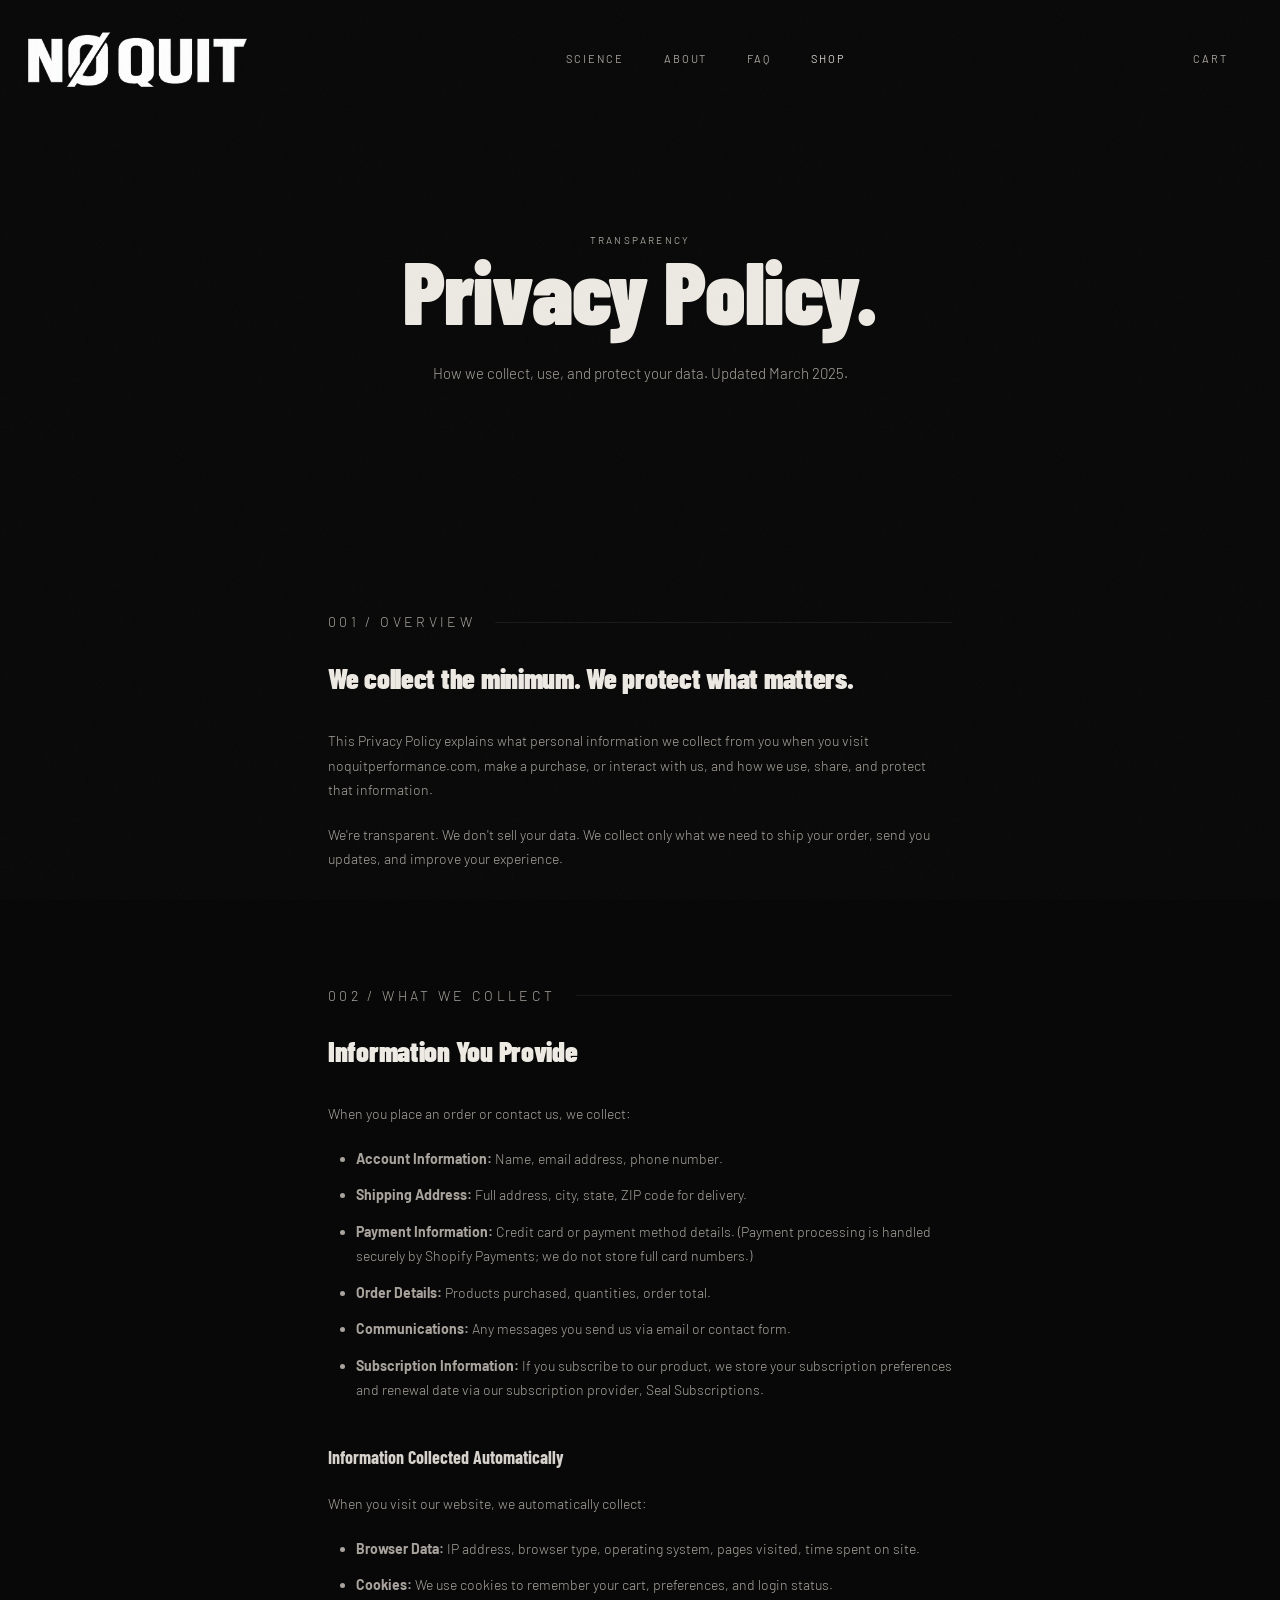
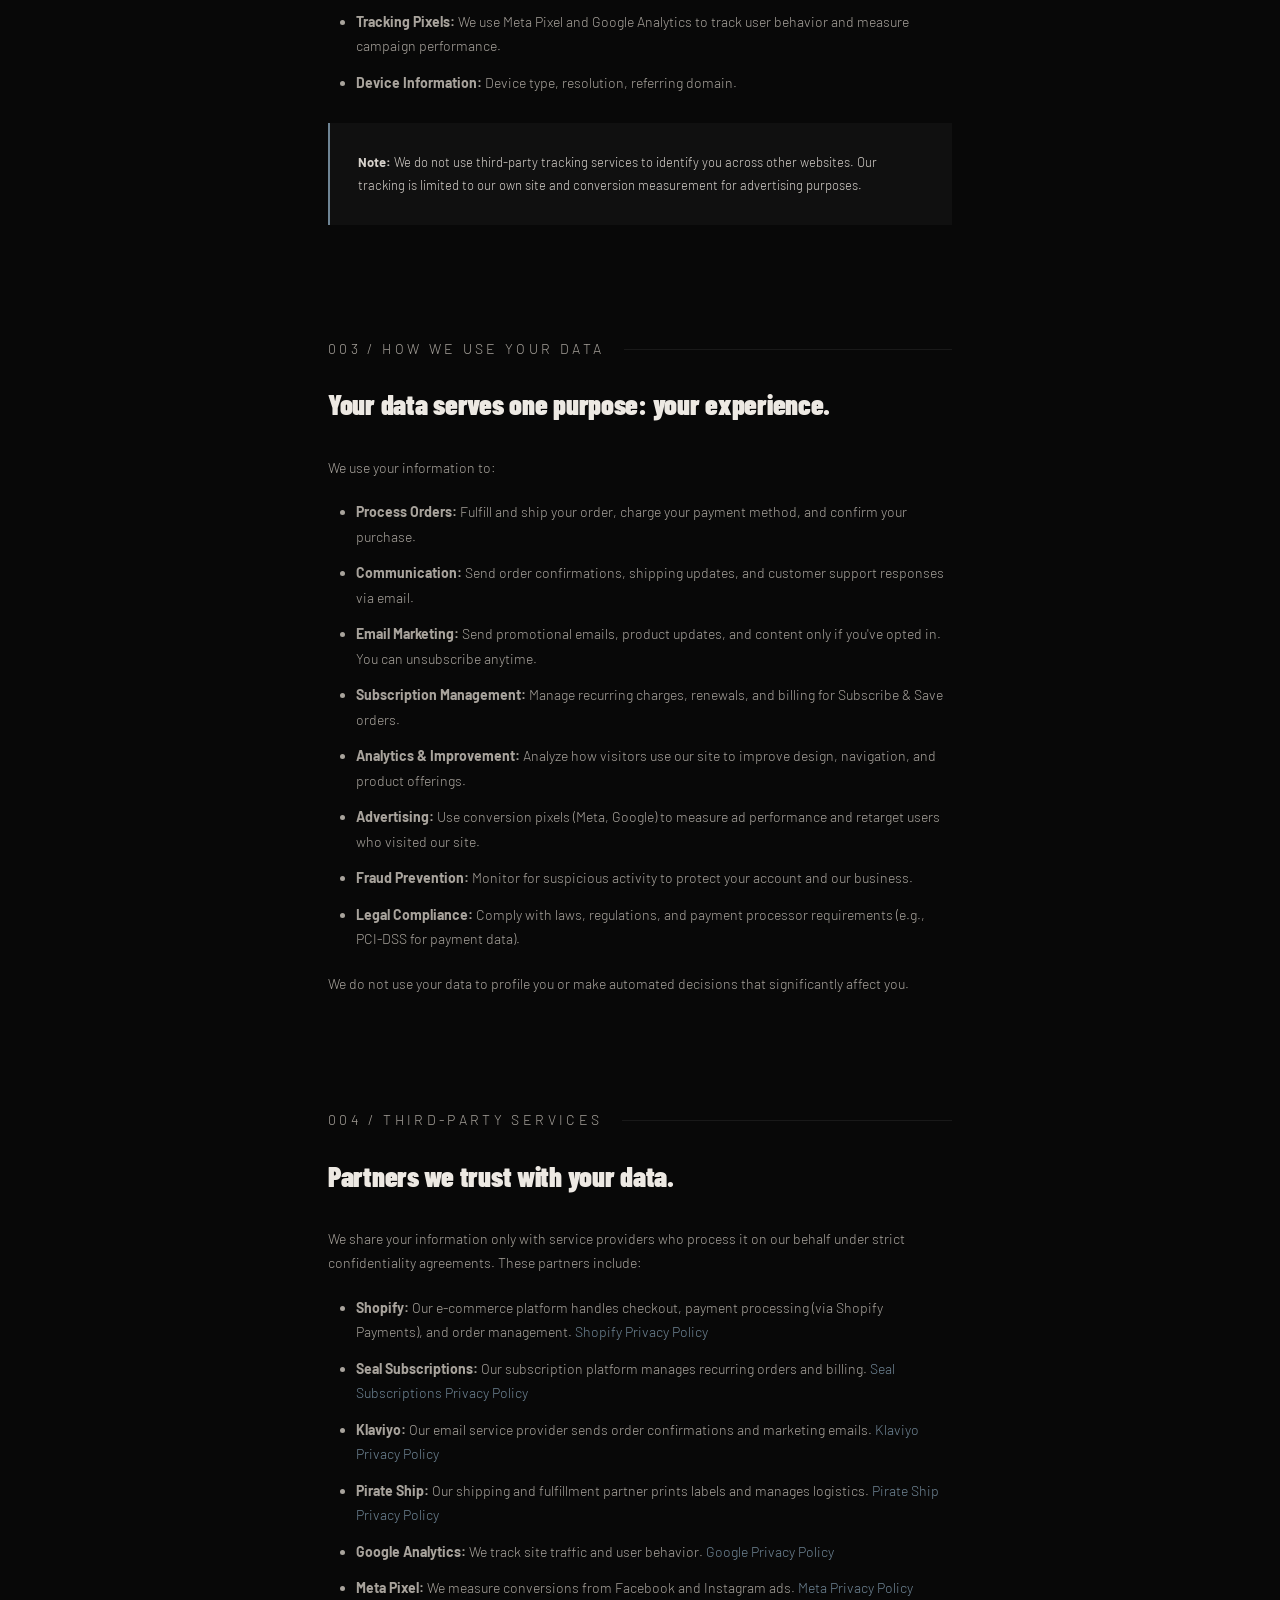
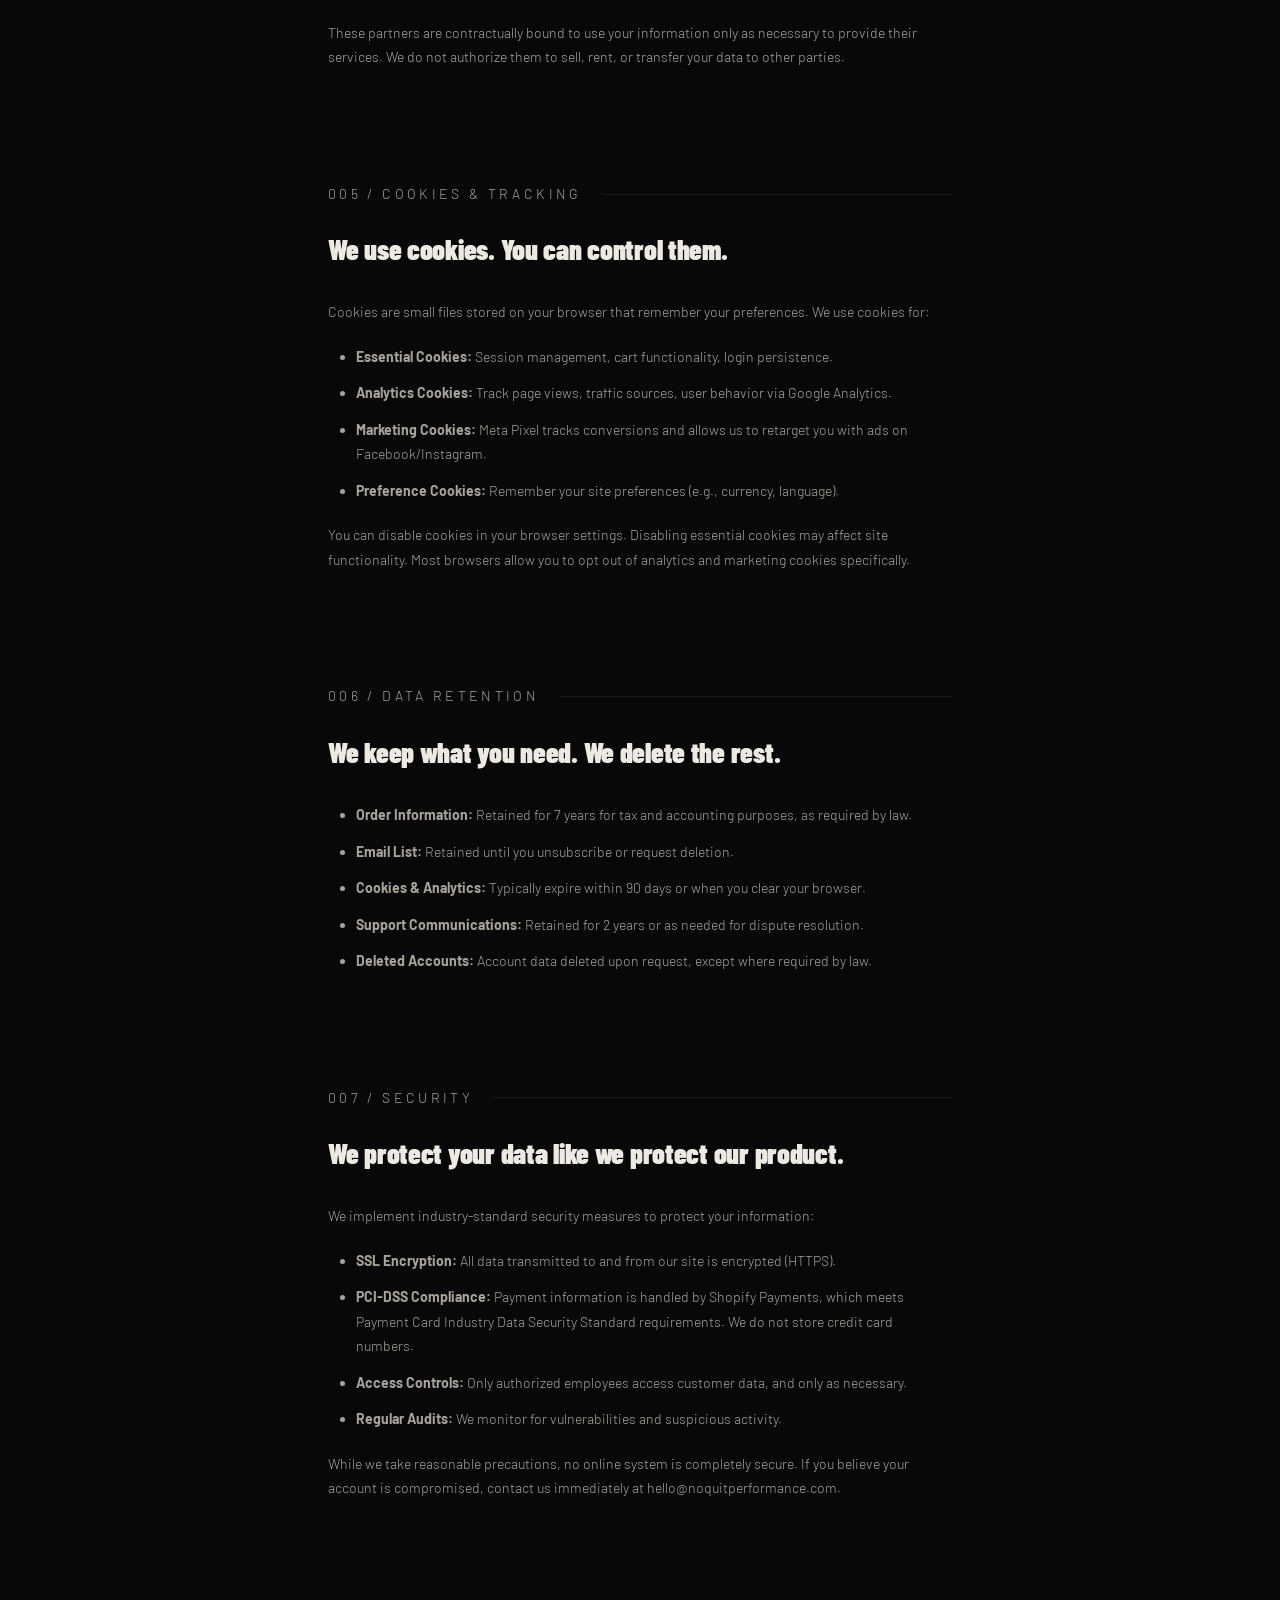
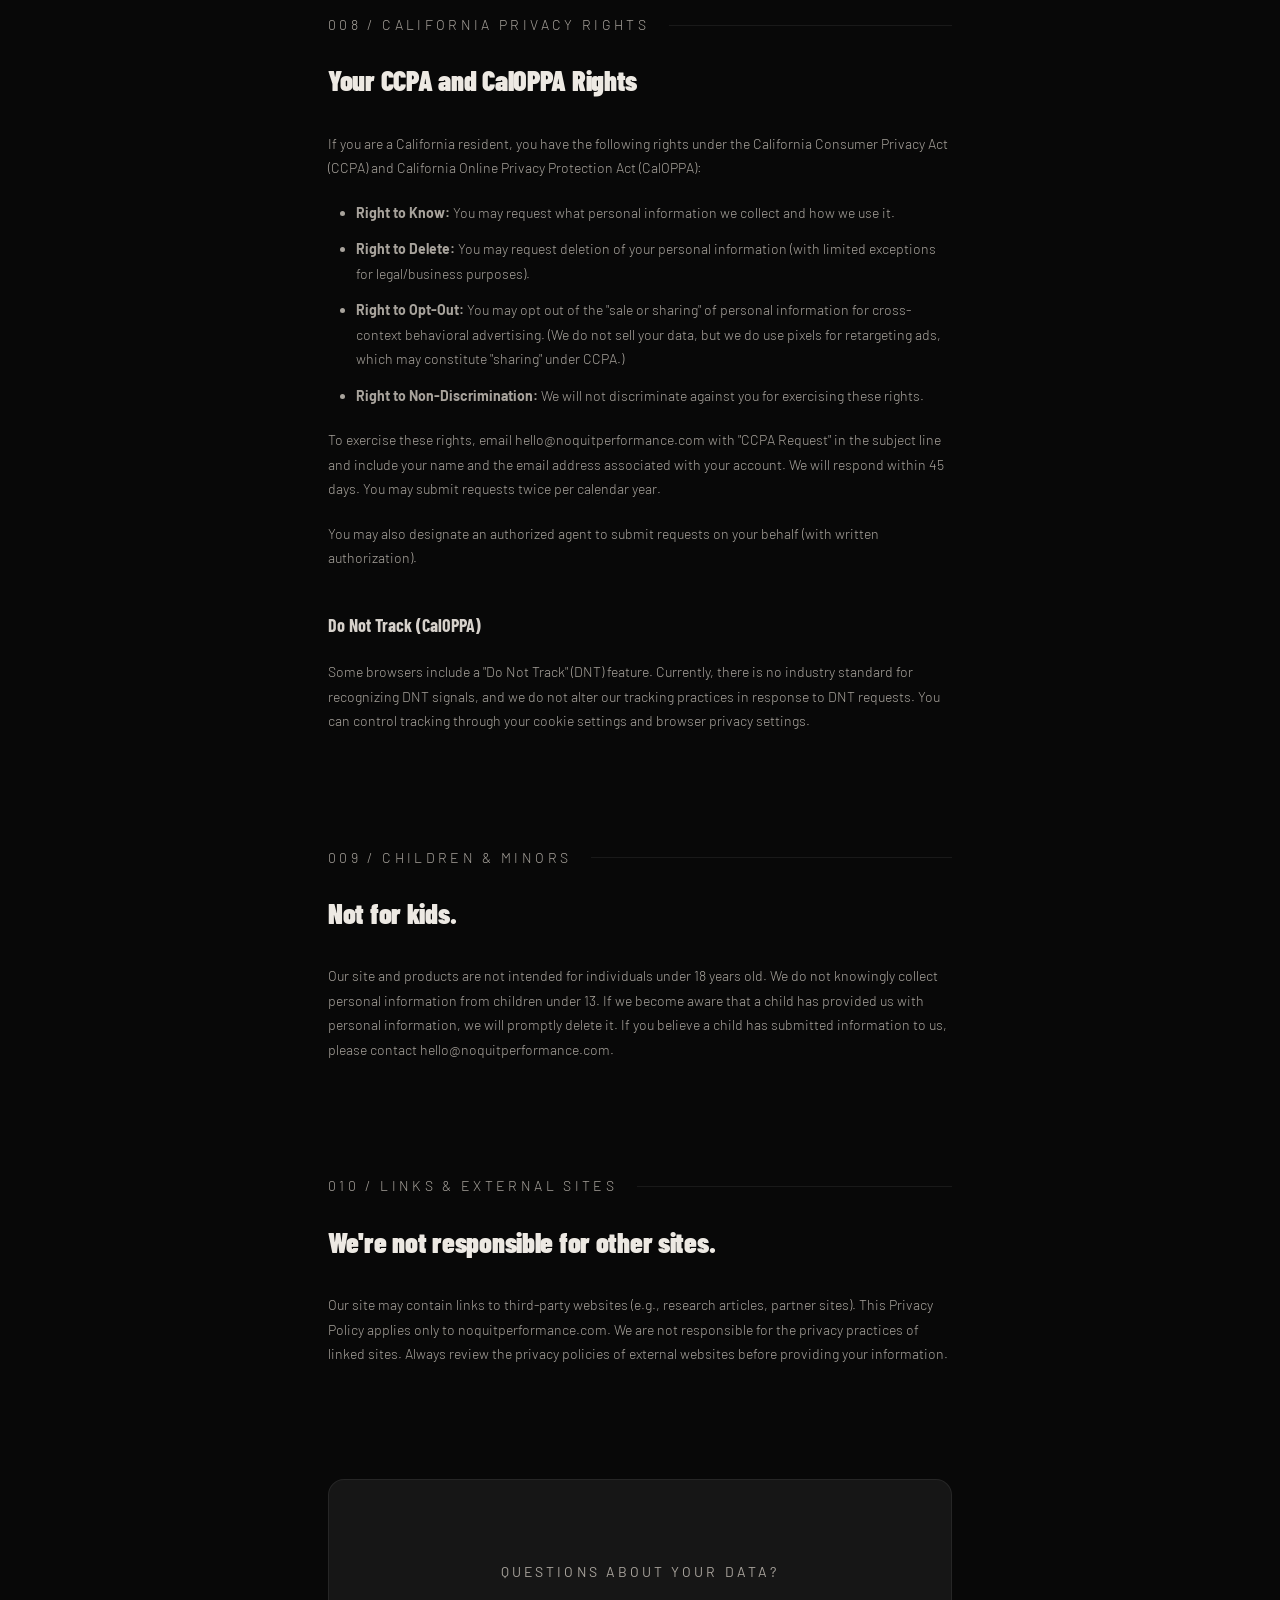
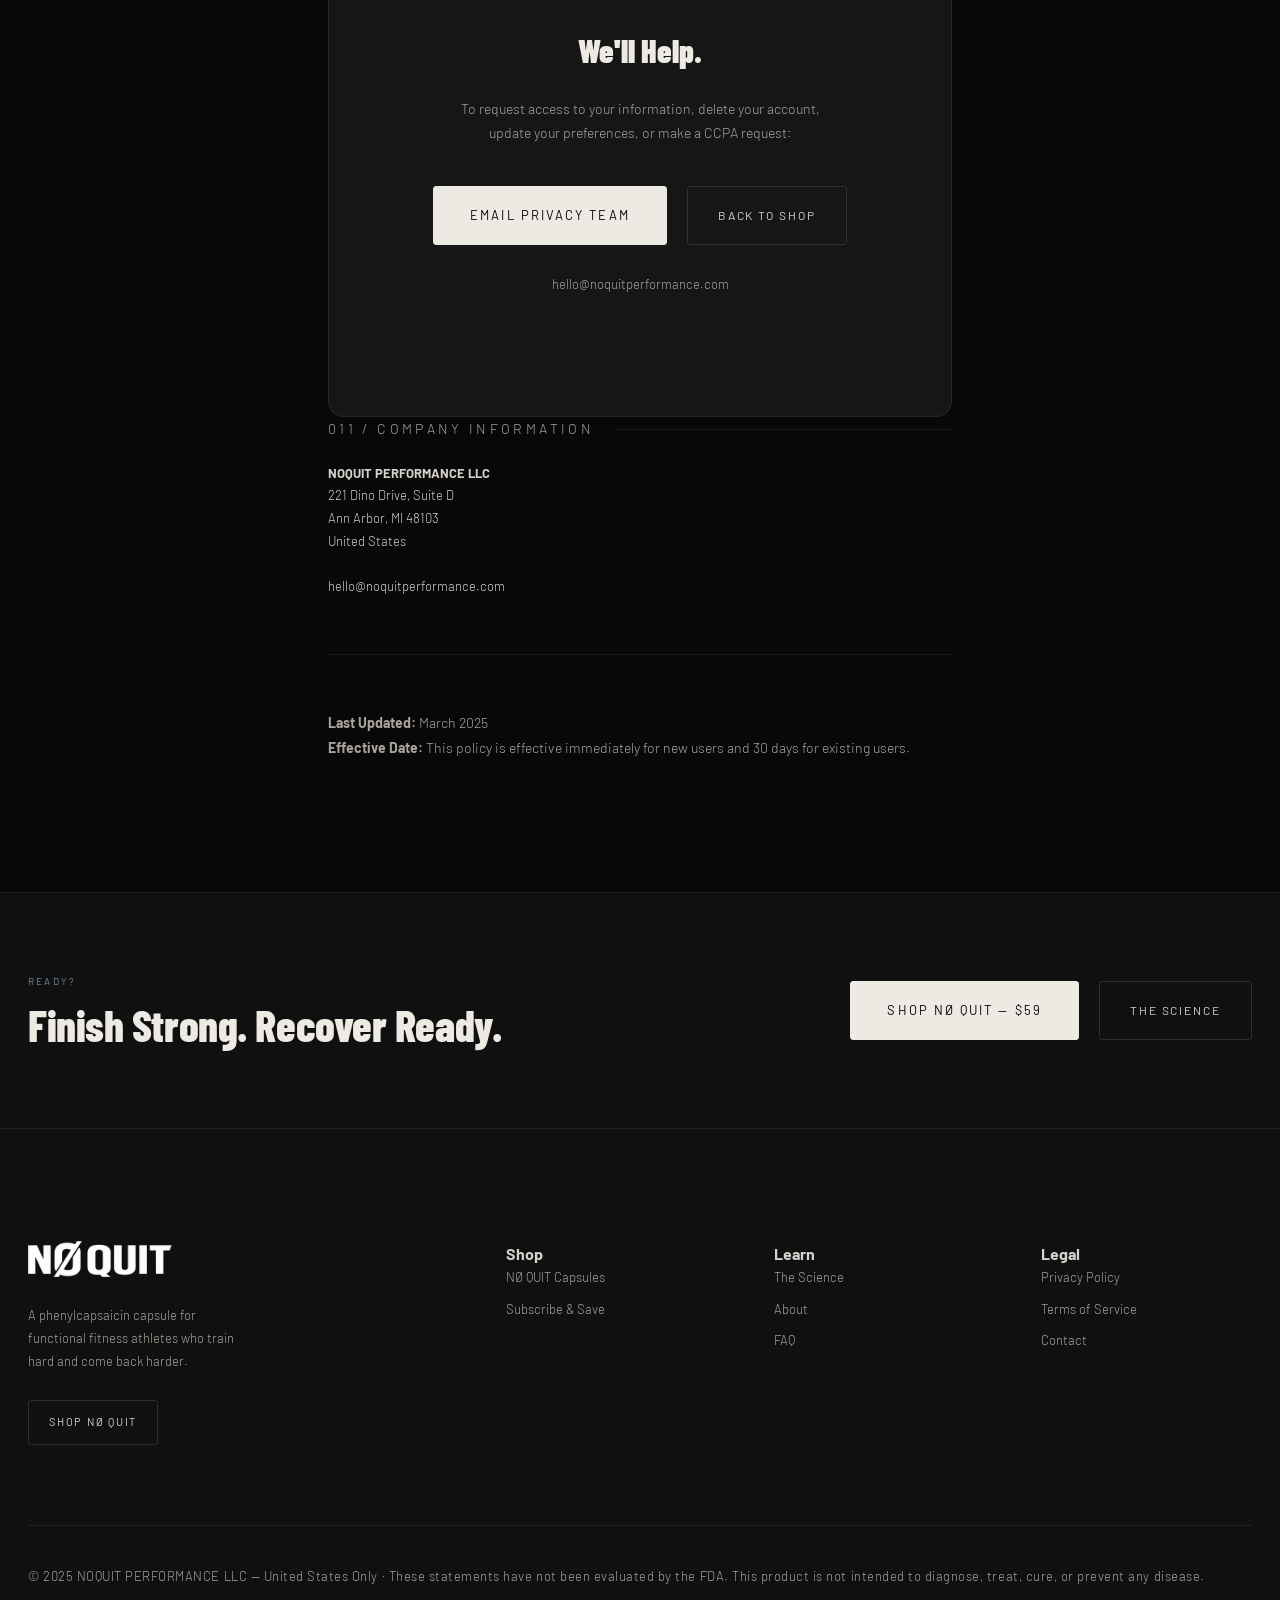
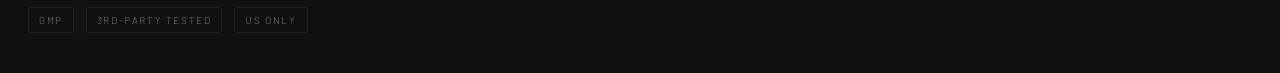
<file: privacy.html>
<!DOCTYPE html>
<html lang="en">
<head>
  <meta charset="UTF-8">
  <meta name="viewport" content="width=device-width, initial-scale=1.0">
  <title>Privacy Policy — NOQUIT PERFORMANCE</title>
  <meta name="description" content="Privacy Policy for NØ QUIT Phenylcapsaicin Capsules. How we collect, use, and protect your data.">
  <link rel="stylesheet" href="styles.css?v=8">
  <style>
    /* PRIVACY POLICY PAGE */

    .legal-hero {
      padding-top: calc(var(--header-h) + var(--sp-8));
      padding-bottom: var(--sp-8);
      background-color: var(--c-black);
      text-align: center;
    }
    .legal-hero h1 {
      margin-bottom: var(--sp-4);
    }
    .legal-hero p {
      max-width: 500px;
      margin: 0 auto;
      color: var(--c-text);
    }

    .legal-content {
      padding: var(--sp-8) 0;
      background-color: var(--c-black);
    }

    .legal-section {
      margin-bottom: var(--sp-8);
    }
    .legal-section:last-child {
      margin-bottom: 0;
    }

    .legal-section-label {
      font-size: 10px;
      letter-spacing: 0.24em;
      text-transform: uppercase;
      color: var(--c-steel);
      display: flex;
      align-items: center;
      gap: var(--sp-3);
      margin-bottom: var(--sp-4);
    }
    .legal-section-label::after {
      content: '';
      flex: 1;
      height: 1px;
      background-color: var(--c-border);
    }

    .legal-section h2 {
      font-family: var(--font-display);
      font-weight: 900;
      font-size: 28px;
      color: var(--c-white);
      margin-bottom: var(--sp-4);
      letter-spacing: -0.01em;
    }

    .legal-section h3 {
      font-family: var(--font-display);
      font-weight: 700;
      font-size: 18px;
      color: var(--c-chalk);
      margin-top: var(--sp-5);
      margin-bottom: var(--sp-3);
    }

    .legal-section p {
      font-size: 14px;
      color: var(--c-text);
      line-height: 1.75;
      margin-bottom: var(--sp-3);
    }

    .legal-section ul {
      font-size: 14px;
      color: var(--c-text);
      line-height: 1.75;
      margin-left: var(--sp-4);
      margin-bottom: var(--sp-3);
      list-style: disc;
    }
    .legal-section li {
      margin-bottom: var(--sp-2);
    }

    .legal-highlight {
      padding: var(--sp-4);
      background-color: var(--c-surface);
      border-left: 2px solid var(--c-steel);
      margin: var(--sp-4) 0;
    }
    .legal-highlight p {
      margin: 0;
      font-size: 13px;
      color: var(--c-text-fine);
    }

    .contact-info {
      background-color: var(--c-surface-2);
      border: 1px solid var(--c-border);
      border-radius: var(--r-lg);
      padding: var(--sp-7) var(--sp-6);
      text-align: center;
      margin-top: var(--sp-8);
    }
    .contact-info h3 {
      font-family: var(--font-display);
      font-weight: 900;
      font-size: 32px;
      color: var(--c-white);
      margin-bottom: var(--sp-3);
    }
    .contact-info p {
      font-size: 14px;
      color: var(--c-text);
      max-width: 360px;
      margin: 0 auto var(--sp-5);
      line-height: 1.75;
    }
    .contact-info-btn {
      display: inline-flex;
      gap: var(--sp-3);
      flex-wrap: wrap;
      justify-content: center;
    }

    .last-updated {
      font-size: 11px;
      color: var(--c-text-fine);
      margin-top: var(--sp-6);
      padding-top: var(--sp-6);
      border-top: 1px solid var(--c-border);
    }

    @media (max-width: 900px) {
      .legal-hero h1 {
        font-size: 32px;
      }
      .legal-section h2 {
        font-size: 24px;
      }
    }
  </style>
</head>
<body>

<header class="site-header scrolled" id="siteHeader">
  <div class="container header-inner">
    <a href="index.html" class="logo-mark"></a>
    <nav class="main-nav">
      <a href="science.html">Science</a>
      <a href="about.html">About</a>
      <a href="faq.html">FAQ</a>
      <a href="product.html" class="nav-shop">Shop</a>
    </nav>
    <div class="header-right">
      <button class="theme-toggle" aria-label="Toggle light/dark mode"><svg class="icon-moon" viewBox="0 0 24 24" fill="none" stroke="currentColor" stroke-width="2" stroke-linecap="round" stroke-linejoin="round"><path d="M21 12.79A9 9 0 1 1 11.21 3 7 7 0 0 0 21 12.79z"></path></svg><svg class="icon-sun" viewBox="0 0 24 24" fill="none" stroke="currentColor" stroke-width="2" stroke-linecap="round" stroke-linejoin="round"><circle cx="12" cy="12" r="5"></circle><line x1="12" y1="1" x2="12" y2="3"></line><line x1="12" y1="21" x2="12" y2="23"></line><line x1="4.22" y1="4.22" x2="5.64" y2="5.64"></line><line x1="18.36" y1="18.36" x2="19.78" y2="19.78"></line><line x1="1" y1="12" x2="3" y2="12"></line><line x1="21" y1="12" x2="23" y2="12"></line><line x1="4.22" y1="19.78" x2="5.64" y2="18.36"></line><line x1="18.36" y1="5.64" x2="19.78" y2="4.22"></line></svg></button>
      <button class="cart-trigger">Cart <span class="cart-count" id="cartCount">0</span></button>
      <button class="nav-hamburger" id="navHamburger"><span></span><span></span><span></span></button>
    </div>
  </div>
</header>

<nav class="mobile-nav" id="mobileNav">
  <a href="product.html">Shop</a>
  <a href="science.html">Science</a>
  <a href="about.html">About</a>
  <a href="faq.html">FAQ</a>
  <div class="mobile-nav-footer">
    <span class="t-label">noquitperformance.com</span>
    <button id="mobileNavClose" class="btn-ghost t-label">Close</button>
  </div>
</nav>

<div class="cart-backdrop" id="cartBackdrop"></div>
<aside class="cart-drawer" id="cartDrawer">
  <div class="cart-drawer-head">
    <h3>Your Cart</h3>
    <button class="cart-close-btn" id="cartClose">✕</button>
  </div>
  <div class="cart-drawer-body">
    <div class="cart-empty" id="cartEmpty">
      <div class="cart-empty-icon">
        <svg width="20" height="20" viewBox="0 0 24 24" fill="none" stroke="currentColor" stroke-width="1.5"><circle cx="9" cy="21" r="1"/><circle cx="20" cy="21" r="1"/><path d="M1 1h4l2.68 13.39a2 2 0 0 0 2 1.61h9.72a2 2 0 0 0 2-1.61L23 6H6"/></svg>
      </div>
      <p>Your cart is empty.</p>
      <a href="product.html" class="btn btn-outline">Shop NØ QUIT</a>
    </div>
    <div id="cartItemsWrap" style="display:none"></div>
  </div>
  <div class="cart-drawer-foot">
    <div class="cart-totals">
      <span class="cart-totals-label">Subtotal</span>
      <span class="cart-totals-value" id="cartTotal">$0.00</span>
    </div>
    <a href="#" class="btn btn-primary btn--full btn--lg">Checkout</a>
    <p class="cart-note">Free shipping on subscriptions · $6.95 flat rate</p>
  </div>
</aside>

<main>

  <!-- HERO -->
  <section class="legal-hero" aria-labelledby="privacy-title">
    <div class="container">
      <p class="t-label mb-3" data-animate="fade">Transparency</p>
      <h1 class="t-display-2" id="privacy-title" data-animate="up">
        Privacy Policy.
      </h1>
      <p class="t-body mt-3" data-animate="up" data-delay="1">
        How we collect, use, and protect your data. Updated March 2025.
      </p>
    </div>
  </section>

  <!-- CONTENT -->
  <section class="legal-content">
    <div class="container container--sm">

      <!-- INTRODUCTION -->
      <div class="legal-section" data-animate="up">
        <p class="legal-section-label">001 / Overview</p>
        <h2>We collect the minimum. We protect what matters.</h2>
        <p>
          This Privacy Policy explains what personal information we collect from you when you visit
          noquitperformance.com, make a purchase, or interact with us, and how we use, share, and protect that information.
        </p>
        <p>
          We're transparent. We don't sell your data. We collect only what we need to ship your order, send you updates,
          and improve your experience.
        </p>
      </div>

      <!-- INFORMATION COLLECTION -->
      <div class="legal-section" data-animate="up">
        <p class="legal-section-label">002 / What We Collect</p>
        <h2>Information You Provide</h2>
        <p>When you place an order or contact us, we collect:</p>
        <ul>
          <li><strong>Account Information:</strong> Name, email address, phone number.</li>
          <li><strong>Shipping Address:</strong> Full address, city, state, ZIP code for delivery.</li>
          <li><strong>Payment Information:</strong> Credit card or payment method details. (Payment processing is handled securely by Shopify Payments; we do not store full card numbers.)</li>
          <li><strong>Order Details:</strong> Products purchased, quantities, order total.</li>
          <li><strong>Communications:</strong> Any messages you send us via email or contact form.</li>
          <li><strong>Subscription Information:</strong> If you subscribe to our product, we store your subscription preferences and renewal date via our subscription provider, Seal Subscriptions.</li>
        </ul>

        <h3>Information Collected Automatically</h3>
        <p>When you visit our website, we automatically collect:</p>
        <ul>
          <li><strong>Browser Data:</strong> IP address, browser type, operating system, pages visited, time spent on site.</li>
          <li><strong>Cookies:</strong> We use cookies to remember your cart, preferences, and login status.</li>
          <li><strong>Tracking Pixels:</strong> We use Meta Pixel and Google Analytics to track user behavior and measure campaign performance.</li>
          <li><strong>Device Information:</strong> Device type, resolution, referring domain.</li>
        </ul>

        <div class="legal-highlight">
          <p>
            <strong>Note:</strong> We do not use third-party tracking services to identify you across other websites.
            Our tracking is limited to our own site and conversion measurement for advertising purposes.
          </p>
        </div>
      </div>

      <!-- HOW WE USE DATA -->
      <div class="legal-section" data-animate="up">
        <p class="legal-section-label">003 / How We Use Your Data</p>
        <h2>Your data serves one purpose: your experience.</h2>
        <p>We use your information to:</p>
        <ul>
          <li><strong>Process Orders:</strong> Fulfill and ship your order, charge your payment method, and confirm your purchase.</li>
          <li><strong>Communication:</strong> Send order confirmations, shipping updates, and customer support responses via email.</li>
          <li><strong>Email Marketing:</strong> Send promotional emails, product updates, and content only if you've opted in. You can unsubscribe anytime.</li>
          <li><strong>Subscription Management:</strong> Manage recurring charges, renewals, and billing for Subscribe &amp; Save orders.</li>
          <li><strong>Analytics &amp; Improvement:</strong> Analyze how visitors use our site to improve design, navigation, and product offerings.</li>
          <li><strong>Advertising:</strong> Use conversion pixels (Meta, Google) to measure ad performance and retarget users who visited our site.</li>
          <li><strong>Fraud Prevention:</strong> Monitor for suspicious activity to protect your account and our business.</li>
          <li><strong>Legal Compliance:</strong> Comply with laws, regulations, and payment processor requirements (e.g., PCI-DSS for payment data).</li>
        </ul>
        <p>We do not use your data to profile you or make automated decisions that significantly affect you.</p>
      </div>

      <!-- THIRD-PARTY SERVICES -->
      <div class="legal-section" data-animate="up">
        <p class="legal-section-label">004 / Third-Party Services</p>
        <h2>Partners we trust with your data.</h2>
        <p>
          We share your information only with service providers who process it on our behalf under strict confidentiality agreements.
          These partners include:
        </p>
        <ul>
          <li><strong>Shopify:</strong> Our e-commerce platform handles checkout, payment processing (via Shopify Payments), and order management. <a href="https://www.shopify.com/legal/privacy" target="_blank" style="color:var(--c-steel);">Shopify Privacy Policy</a></li>
          <li><strong>Seal Subscriptions:</strong> Our subscription platform manages recurring orders and billing. <a href="https://sealsubscriptions.com/privacy-policy" target="_blank" style="color:var(--c-steel);">Seal Subscriptions Privacy Policy</a></li>
          <li><strong>Klaviyo:</strong> Our email service provider sends order confirmations and marketing emails. <a href="https://www.klaviyo.com/privacy" target="_blank" style="color:var(--c-steel);">Klaviyo Privacy Policy</a></li>
          <li><strong>Pirate Ship:</strong> Our shipping and fulfillment partner prints labels and manages logistics. <a href="https://www.pirateship.com/privacy" target="_blank" style="color:var(--c-steel);">Pirate Ship Privacy Policy</a></li>
          <li><strong>Google Analytics:</strong> We track site traffic and user behavior. <a href="https://policies.google.com/privacy" target="_blank" style="color:var(--c-steel);">Google Privacy Policy</a></li>
          <li><strong>Meta Pixel:</strong> We measure conversions from Facebook and Instagram ads. <a href="https://www.facebook.com/privacy/policy/" target="_blank" style="color:var(--c-steel);">Meta Privacy Policy</a></li>
        </ul>
        <p>
          These partners are contractually bound to use your information only as necessary to provide their services.
          We do not authorize them to sell, rent, or transfer your data to other parties.
        </p>
      </div>

      <!-- COOKIES & TRACKING -->
      <div class="legal-section" data-animate="up">
        <p class="legal-section-label">005 / Cookies &amp; Tracking</p>
        <h2>We use cookies. You can control them.</h2>
        <p>
          Cookies are small files stored on your browser that remember your preferences. We use cookies for:
        </p>
        <ul>
          <li><strong>Essential Cookies:</strong> Session management, cart functionality, login persistence.</li>
          <li><strong>Analytics Cookies:</strong> Track page views, traffic sources, user behavior via Google Analytics.</li>
          <li><strong>Marketing Cookies:</strong> Meta Pixel tracks conversions and allows us to retarget you with ads on Facebook/Instagram.</li>
          <li><strong>Preference Cookies:</strong> Remember your site preferences (e.g., currency, language).</li>
        </ul>
        <p>
          You can disable cookies in your browser settings. Disabling essential cookies may affect site functionality.
          Most browsers allow you to opt out of analytics and marketing cookies specifically.
        </p>
      </div>

      <!-- DATA RETENTION -->
      <div class="legal-section" data-animate="up">
        <p class="legal-section-label">006 / Data Retention</p>
        <h2>We keep what you need. We delete the rest.</h2>
        <ul>
          <li><strong>Order Information:</strong> Retained for 7 years for tax and accounting purposes, as required by law.</li>
          <li><strong>Email List:</strong> Retained until you unsubscribe or request deletion.</li>
          <li><strong>Cookies &amp; Analytics:</strong> Typically expire within 90 days or when you clear your browser.</li>
          <li><strong>Support Communications:</strong> Retained for 2 years or as needed for dispute resolution.</li>
          <li><strong>Deleted Accounts:</strong> Account data deleted upon request, except where required by law.</li>
        </ul>
      </div>

      <!-- SECURITY -->
      <div class="legal-section" data-animate="up">
        <p class="legal-section-label">007 / Security</p>
        <h2>We protect your data like we protect our product.</h2>
        <p>
          We implement industry-standard security measures to protect your information:
        </p>
        <ul>
          <li><strong>SSL Encryption:</strong> All data transmitted to and from our site is encrypted (HTTPS).</li>
          <li><strong>PCI-DSS Compliance:</strong> Payment information is handled by Shopify Payments, which meets Payment Card Industry Data Security Standard requirements. We do not store credit card numbers.</li>
          <li><strong>Access Controls:</strong> Only authorized employees access customer data, and only as necessary.</li>
          <li><strong>Regular Audits:</strong> We monitor for vulnerabilities and suspicious activity.</li>
        </ul>
        <p>
          While we take reasonable precautions, no online system is completely secure. If you believe your account is compromised,
          contact us immediately at hello@noquitperformance.com.
        </p>
      </div>

      <!-- CALIFORNIA PRIVACY RIGHTS -->
      <div class="legal-section" data-animate="up">
        <p class="legal-section-label">008 / California Privacy Rights</p>
        <h2>Your CCPA and CalOPPA Rights</h2>
        <p>
          If you are a California resident, you have the following rights under the California Consumer Privacy Act (CCPA) and California Online Privacy Protection Act (CalOPPA):
        </p>
        <ul>
          <li><strong>Right to Know:</strong> You may request what personal information we collect and how we use it.</li>
          <li><strong>Right to Delete:</strong> You may request deletion of your personal information (with limited exceptions for legal/business purposes).</li>
          <li><strong>Right to Opt-Out:</strong> You may opt out of the "sale or sharing" of personal information for cross-context behavioral advertising. (We do not sell your data, but we do use pixels for retargeting ads, which may constitute "sharing" under CCPA.)</li>
          <li><strong>Right to Non-Discrimination:</strong> We will not discriminate against you for exercising these rights.</li>
        </ul>
        <p>
          To exercise these rights, email hello@noquitperformance.com with "CCPA Request" in the subject line and include your name and the email address associated with your account.
          We will respond within 45 days. You may submit requests twice per calendar year.
        </p>
        <p>
          You may also designate an authorized agent to submit requests on your behalf (with written authorization).
        </p>

        <h3>Do Not Track (CalOPPA)</h3>
        <p>
          Some browsers include a "Do Not Track" (DNT) feature. Currently, there is no industry standard for recognizing DNT signals,
          and we do not alter our tracking practices in response to DNT requests. You can control tracking through your cookie settings
          and browser privacy settings.
        </p>
      </div>

      <!-- CHILDREN & MINORS -->
      <div class="legal-section" data-animate="up">
        <p class="legal-section-label">009 / Children &amp; Minors</p>
        <h2>Not for kids.</h2>
        <p>
          Our site and products are not intended for individuals under 18 years old. We do not knowingly collect
          personal information from children under 13. If we become aware that a child has provided us with personal information,
          we will promptly delete it. If you believe a child has submitted information to us, please contact hello@noquitperformance.com.
        </p>
      </div>

      <!-- LINKS & EXTERNAL SITES -->
      <div class="legal-section" data-animate="up">
        <p class="legal-section-label">010 / Links &amp; External Sites</p>
        <h2>We're not responsible for other sites.</h2>
        <p>
          Our site may contain links to third-party websites (e.g., research articles, partner sites). This Privacy Policy applies
          only to noquitperformance.com. We are not responsible for the privacy practices of linked sites. Always review the privacy
          policies of external websites before providing your information.
        </p>
      </div>

      <!-- CONTACT & DATA REQUESTS -->
      <div class="contact-info" data-animate="up">
        <p class="t-label mb-2">Questions About Your Data?</p>
        <h3>We'll Help.</h3>
        <p>
          To request access to your information, delete your account, update your preferences, or make a CCPA request:
        </p>
        <div class="contact-info-btn">
          <a href="mailto:hello@noquitperformance.com" class="btn btn-primary btn--lg">Email Privacy Team</a>
          <a href="product.html" class="btn btn-outline">Back to Shop</a>
        </div>
        <p style="margin-top:var(--sp-4);font-size:13px;">hello@noquitperformance.com</p>
      </div>

      <!-- COMPANY INFO -->
      <div class="legal-section" data-animate="up">
        <p class="legal-section-label">011 / Company Information</p>
        <p style="font-size:13px;color:var(--c-text-fine);">
          <strong>NOQUIT PERFORMANCE LLC</strong><br>
          221 Dino Drive, Suite D<br>
          Ann Arbor, MI 48103<br>
          United States<br>
          <br>
          hello@noquitperformance.com
        </p>
        <p class="last-updated">
          <strong>Last Updated:</strong> March 2025<br>
          <strong>Effective Date:</strong> This policy is effective immediately for new users and 30 days for existing users.
        </p>
      </div>

    </div>
  </section>

  <!-- CTA STRIP -->
  <section style="background-color:var(--c-surface);border-top:1px solid var(--c-border);padding:var(--sp-7) 0;">
    <div class="container" style="display:flex;align-items:center;justify-content:space-between;flex-wrap:wrap;gap:var(--sp-4);">
      <div data-animate="up">
        <p class="t-label mb-2">Ready?</p>
        <p class="t-display-4">Finish Strong. Recover Ready.</p>
      </div>
      <div style="display:flex;gap:var(--sp-3);" data-animate="up" data-delay="1">
        <a href="product.html" class="btn btn-primary btn--lg">Shop NØ QUIT — $59</a>
        <a href="science.html" class="btn btn-outline">The Science</a>
      </div>
    </div>
  </section>

</main>

<footer class="site-footer">
  <div class="container">
    <div class="footer-top">
      <div class="footer-brand">
        <a href="index.html" class="logo-mark"></a>
        <p>A phenylcapsaicin capsule for functional fitness athletes who train hard and come back harder.</p>
        <a href="product.html" class="btn btn-outline" style="font-size:11px;padding:12px 20px;">Shop NØ QUIT</a>
      </div>
      <div class="footer-col">
        <h4>Shop</h4>
        <a href="product.html">NØ QUIT Capsules</a>
        <a href="product.html#subscribe">Subscribe &amp; Save</a>
      </div>
      <div class="footer-col">
        <h4>Learn</h4>
        <a href="science.html">The Science</a>
        <a href="about.html">About</a>
        <a href="faq.html">FAQ</a>
      </div>
      <div class="footer-col">
        <h4>Legal</h4>
        <a href="privacy.html">Privacy Policy</a>
        <a href="terms.html">Terms of Service</a>
        <a href="mailto:hello@noquitperformance.com">Contact</a>
      </div>
    </div>
    <div class="footer-bottom">
      <p class="footer-legal">
        © 2025 NOQUIT PERFORMANCE LLC — United States Only ·
        These statements have not been evaluated by the FDA.
        This product is not intended to diagnose, treat, cure, or prevent any disease.
      </p>
      <div class="footer-badges">
        <span class="footer-badge">GMP</span>
        <span class="footer-badge">3rd-Party Tested</span>
        <span class="footer-badge">US Only</span>
      </div>
    </div>
  </div>
</footer>

<script src="js/main.js"></script>
</body>
</html>
</file>
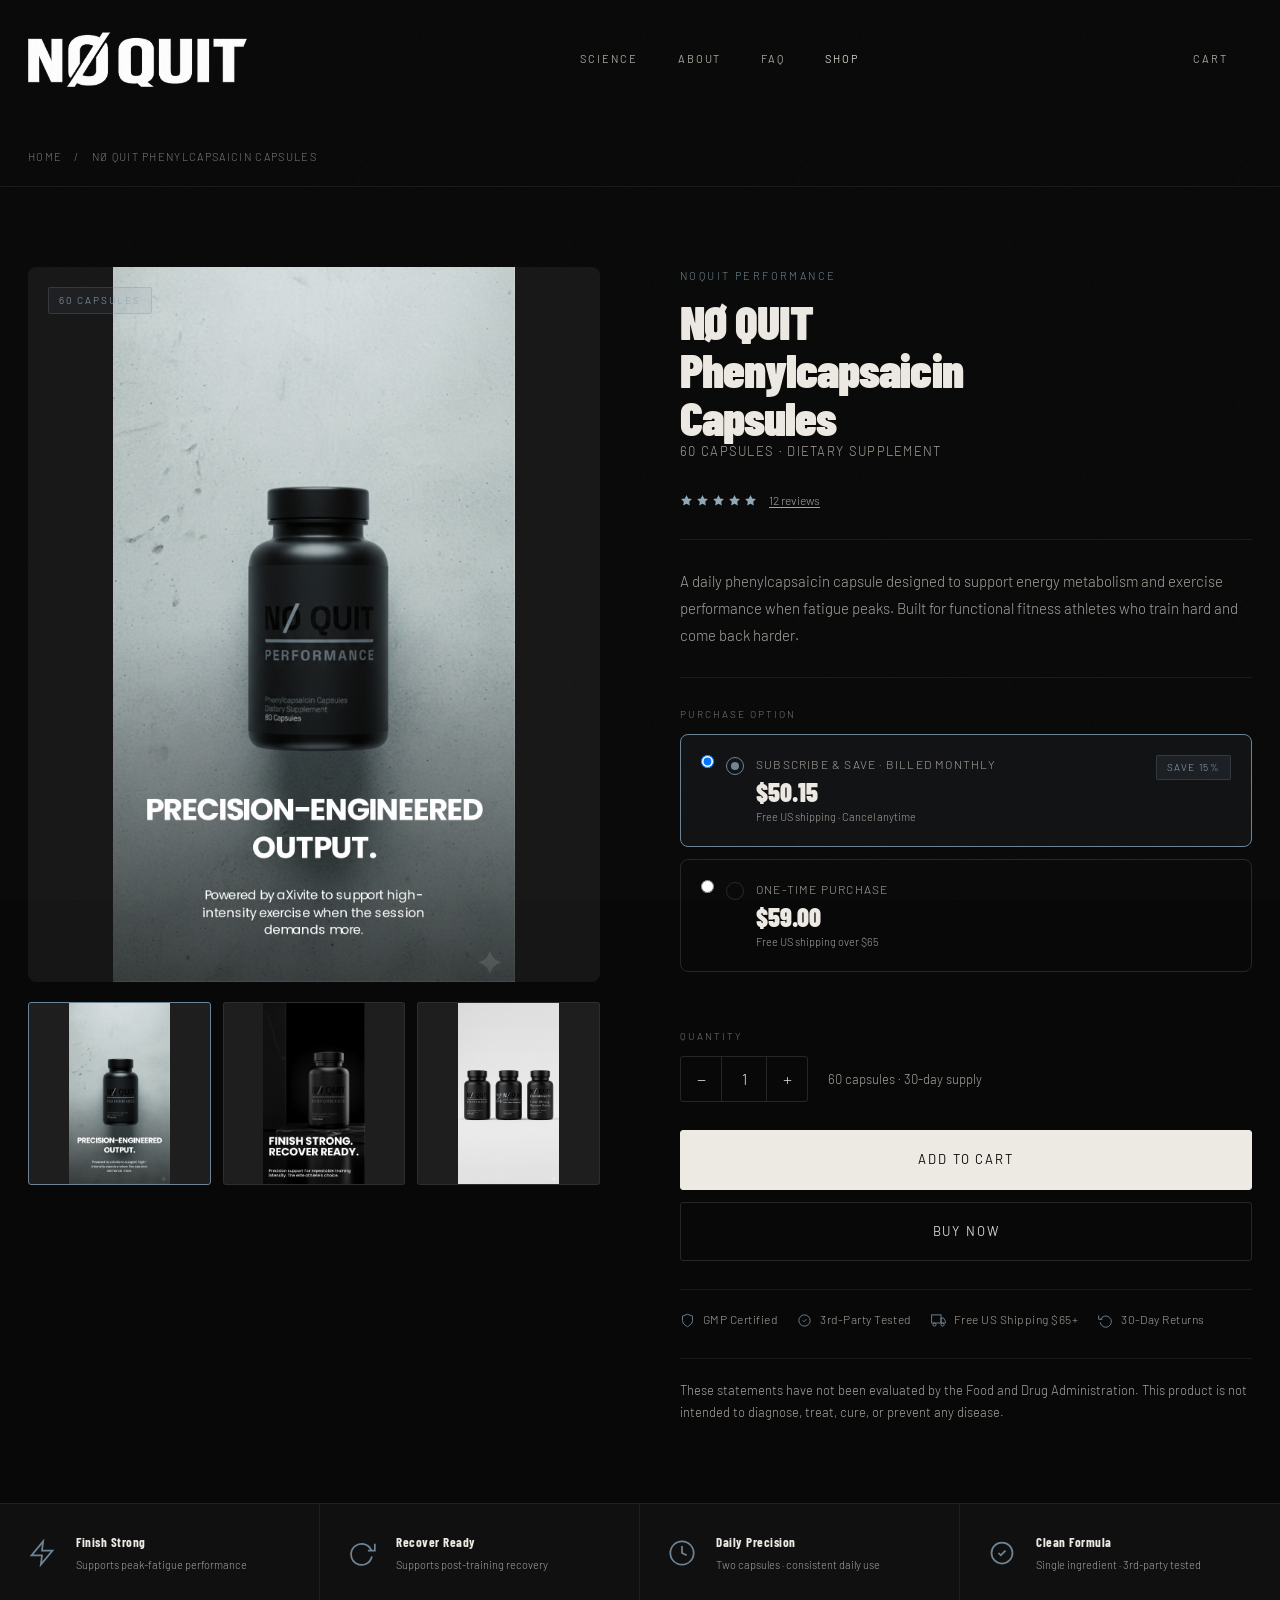
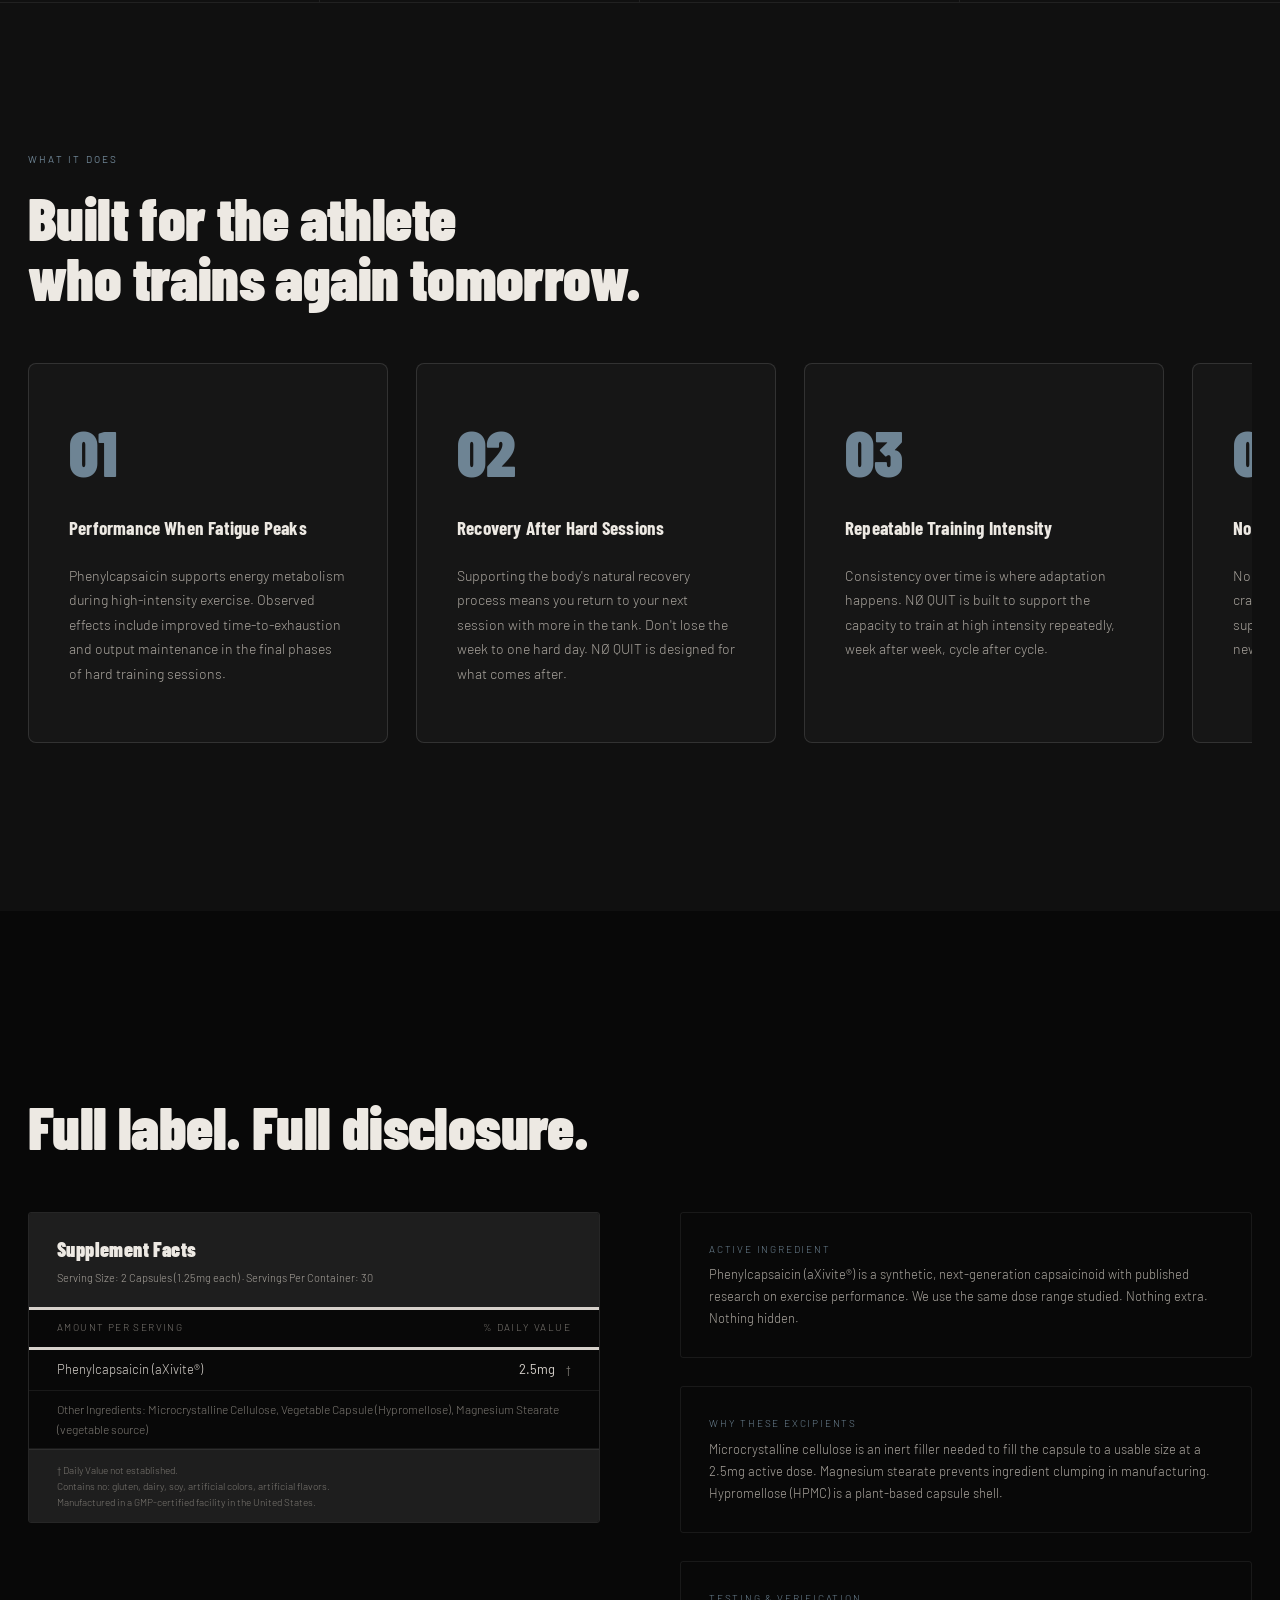
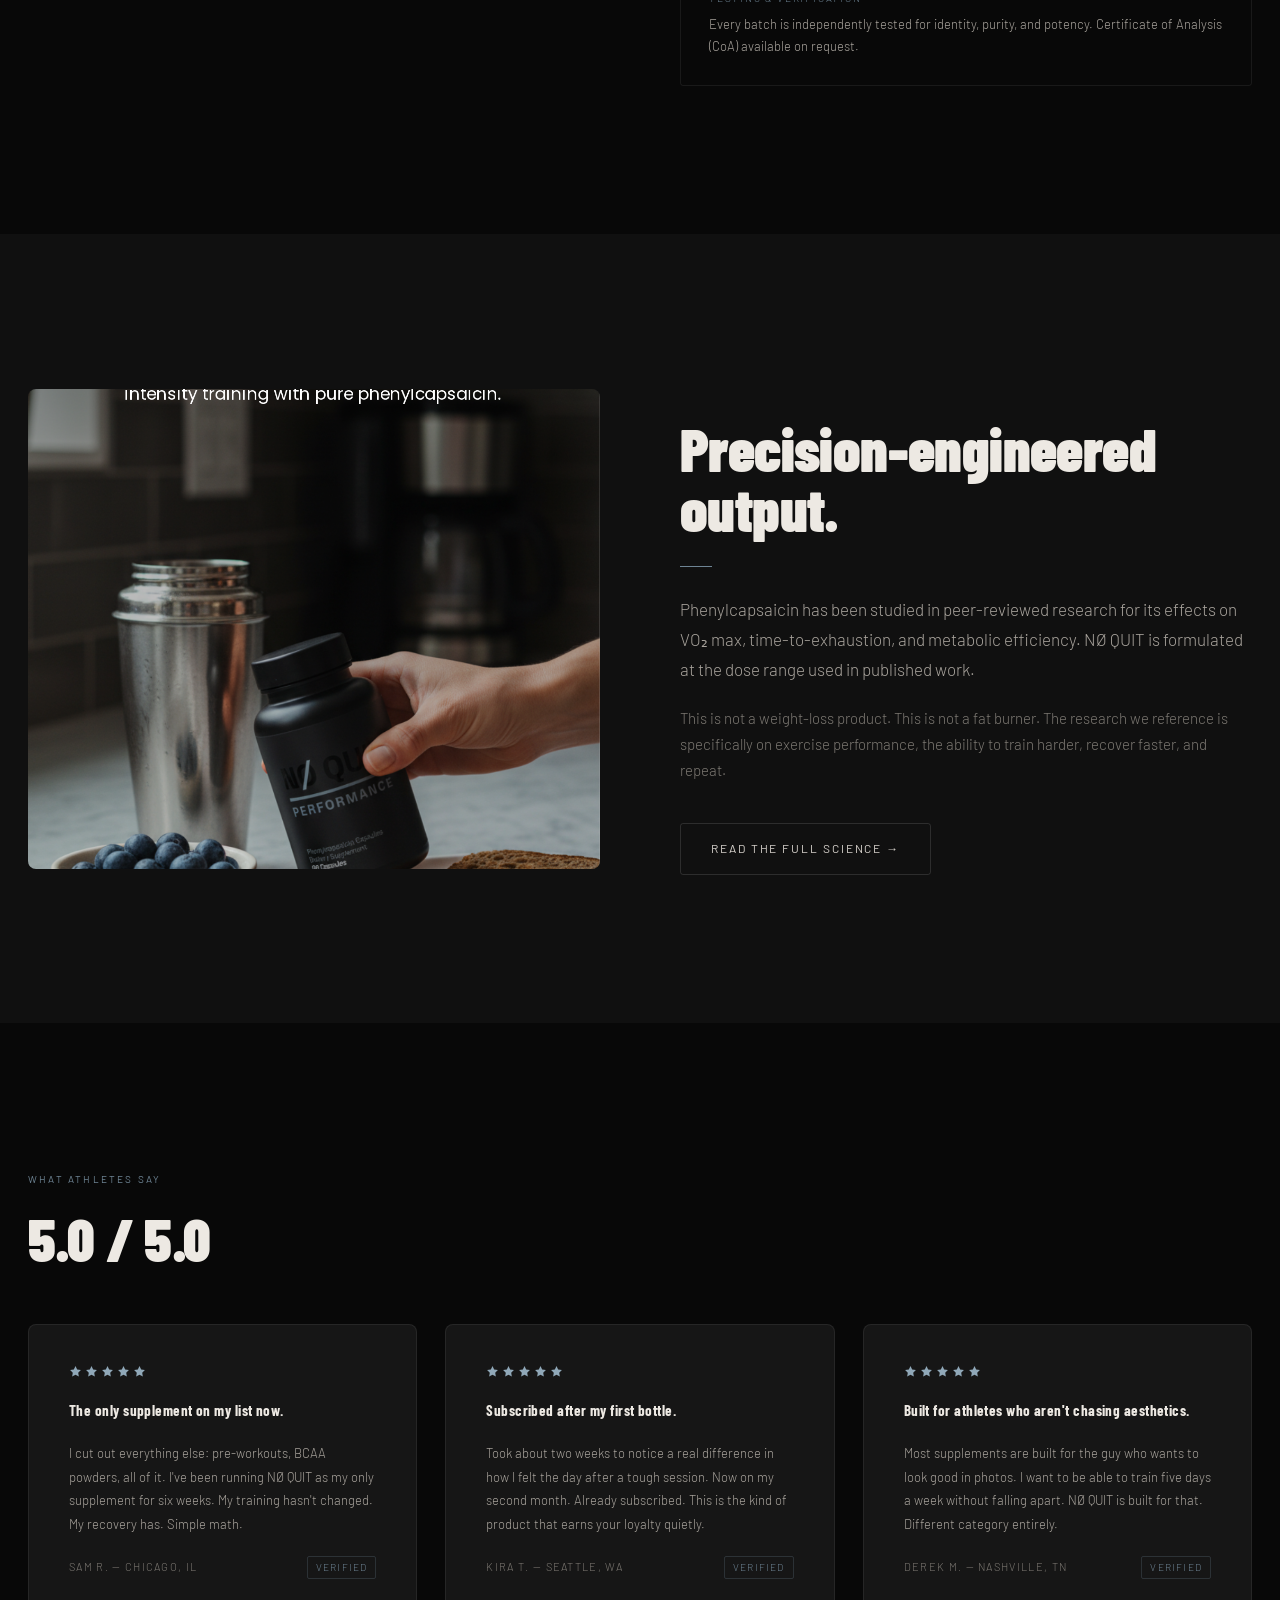
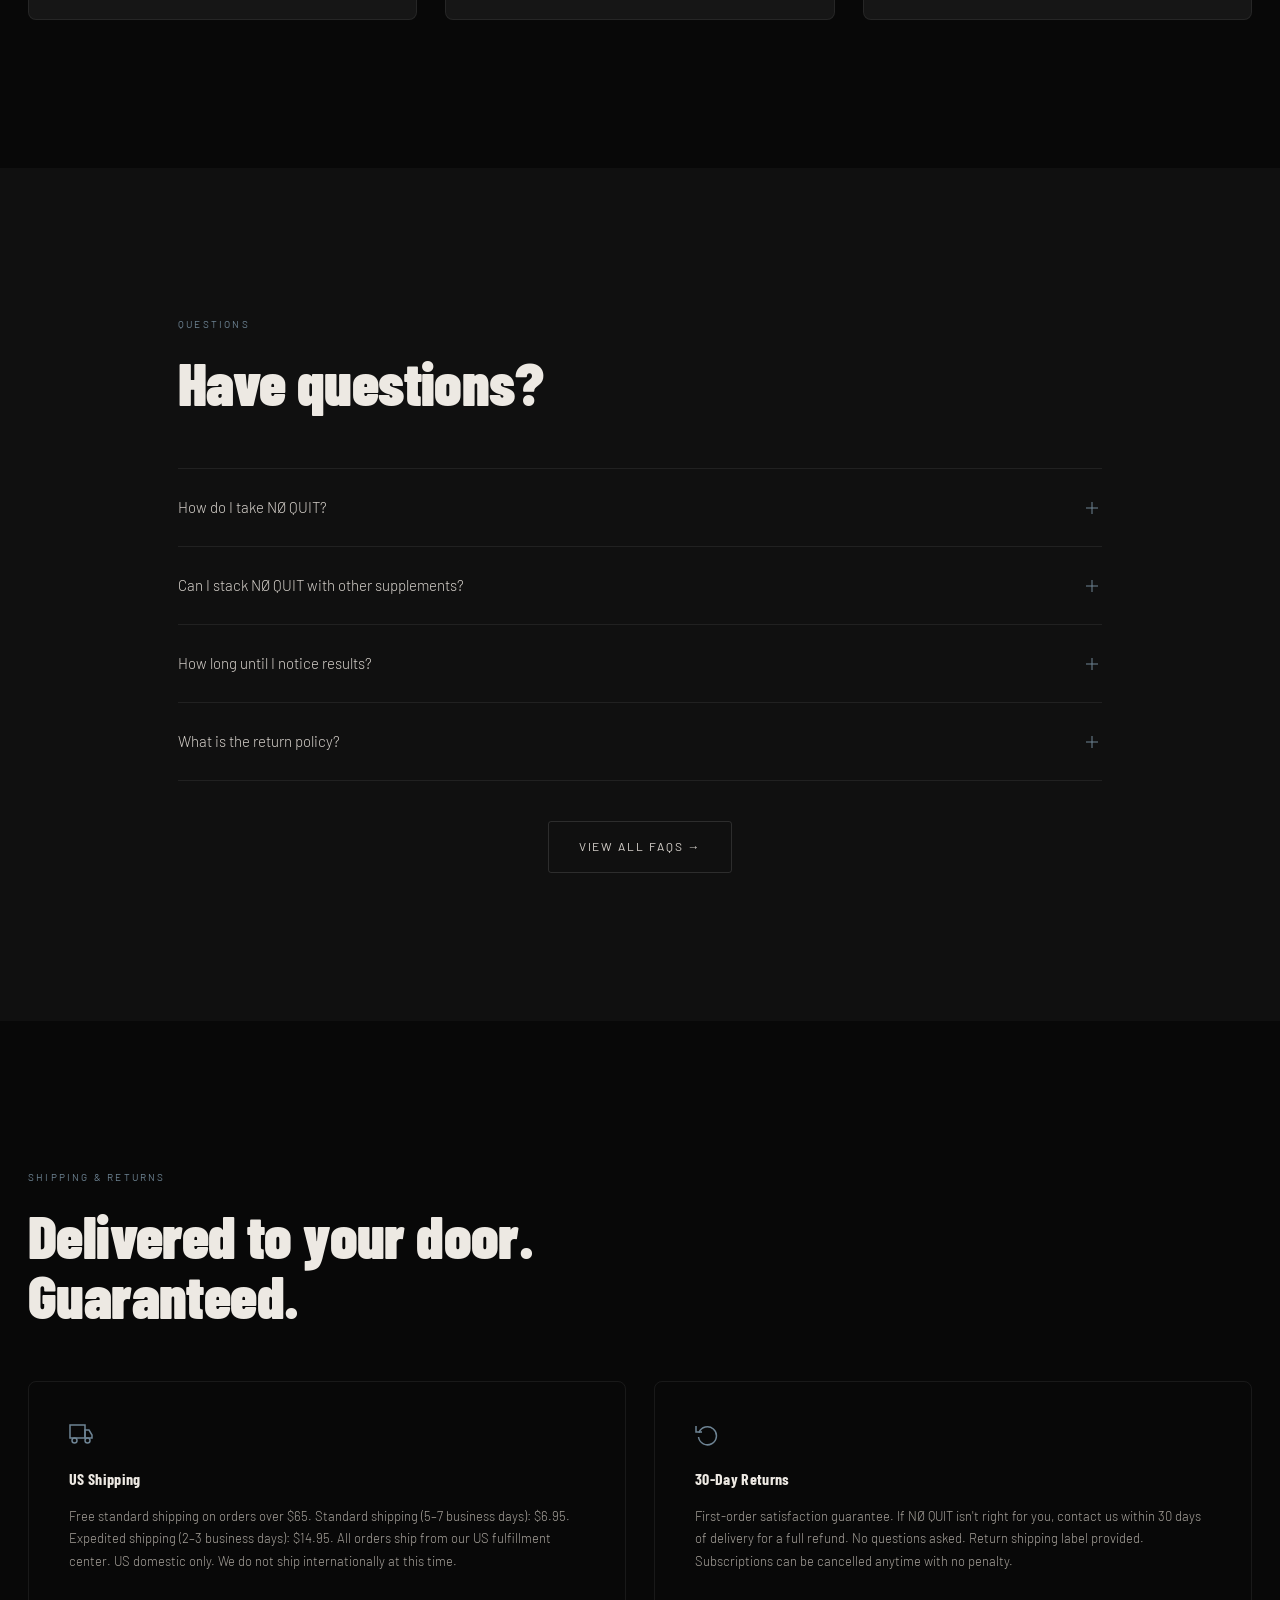
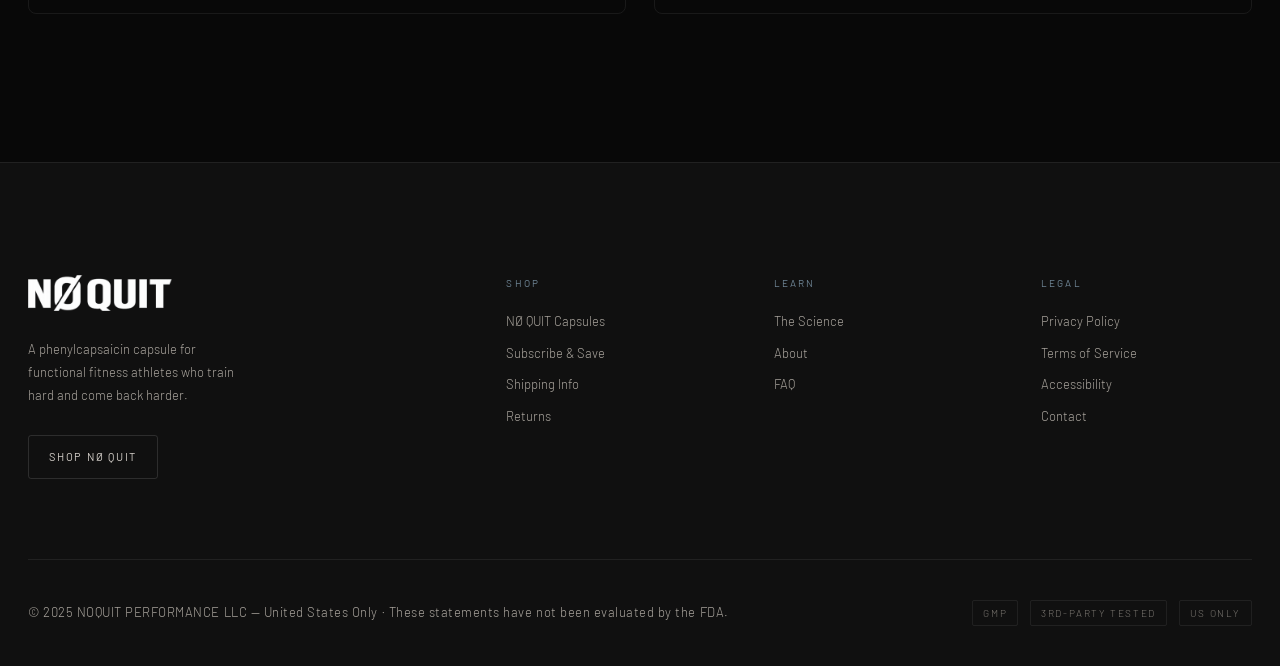
<file: product.html>
<!DOCTYPE html>
<html lang="en">
<head>
  <meta charset="UTF-8">
  <meta name="viewport" content="width=device-width, initial-scale=1.0">
  <title>NØ QUIT Phenylcapsaicin Capsules — 60 Capsules | NOQUIT PERFORMANCE</title>
  <meta name="description" content="NØ QUIT Phenylcapsaicin Capsules. 60 capsules. 30 servings. 2.5mg phenylcapsaicin per serving (2 capsules of 1.25mg each). Built to support repeatable high-intensity training and recovery.">
  <meta name="robots" content="noindex, nofollow">
  <link rel="stylesheet" href="styles.css?v=7">
  <style>
    /* ── PDP-SPECIFIC ──────────────────────────────── */

    /* BREADCRUMB */
    .breadcrumb {
      padding: calc(var(--header-h) + var(--sp-4)) 0 var(--sp-3);
      border-bottom: 1px solid var(--c-border);
    }
    .breadcrumb-inner {
      display: flex;
      align-items: center;
      gap: var(--sp-2);
      font-size: 11px;
      letter-spacing: 0.12em;
      text-transform: uppercase;
      color: var(--c-text-dim);
    }
    .breadcrumb-inner a { transition: color var(--t-fast); }
    .breadcrumb-inner a:hover { color: var(--c-chalk); }
    .breadcrumb-sep { color: var(--c-text-dim); }

    /* PRODUCT HERO */
    .pdp-hero {
      padding: var(--sp-7) 0;
    }
    .pdp-grid {
      display: grid;
      grid-template-columns: 1fr 1fr;
      gap: var(--sp-7);
      align-items: start;
    }

    /* GALLERY */
    .gallery {
      position: sticky;
      top: calc(var(--header-h) + var(--sp-4));
    }
    .gallery-main {
      width: 100%;
      aspect-ratio: 4/5;
      overflow: hidden;
      border-radius: var(--r-md);
      background-color: var(--c-surface-2);
      margin-bottom: var(--sp-3);
      position: relative;
    }
    .gallery-main img {
      width: 100%;
      height: 100%;
      object-fit: contain;
      object-position: center;
      transition: opacity 0.2s ease;
    }
    .gallery-main-badge {
      position: absolute;
      top: var(--sp-3);
      left: var(--sp-3);
      background-color: var(--c-steel-glow);
      border: 1px solid var(--c-steel-dim);
      border-radius: 2px;
      padding: 4px 10px;
      font-size: 10px;
      letter-spacing: 0.18em;
      text-transform: uppercase;
      color: var(--c-steel-light);
    }
    .gallery-thumbs {
      display: grid;
      grid-template-columns: repeat(3, 1fr);
      gap: var(--sp-2);
    }
    .gallery-thumb {
      aspect-ratio: 1;
      border-radius: var(--r-sm);
      overflow: hidden;
      background-color: var(--c-surface-3);
      cursor: pointer;
      border: 1px solid var(--c-border);
      transition: border-color var(--t-mid);
    }
    .gallery-thumb.active,
    .gallery-thumb:hover { border-color: var(--c-steel); }
    .gallery-thumb img { width: 100%; height: 100%; object-fit: contain; }

    /* PURCHASE MODULE */
    .purchase-module {
      display: flex;
      flex-direction: column;
      gap: var(--sp-4);
    }
    .pdp-brand {
      font-size: 11px;
      letter-spacing: 0.22em;
      text-transform: uppercase;
      color: var(--c-steel);
    }
    .pdp-title {
      font-family: var(--font-display);
      font-weight: 900;
      font-size: clamp(28px, 4vw, 48px);
      line-height: 1.0;
      letter-spacing: -0.02em;
      color: var(--c-white);
    }
    .pdp-subtitle {
      font-size: 13px;
      letter-spacing: 0.1em;
      color: var(--c-text);
      text-transform: uppercase;
    }

    .pdp-review-bar {
      display: flex;
      align-items: center;
      gap: var(--sp-2);
    }
    .pdp-review-count {
      font-size: 12px;
      color: var(--c-text);
      text-decoration: underline;
      text-underline-offset: 2px;
      cursor: pointer;
    }

    .pdp-description {
      font-size: 15px;
      line-height: 1.8;
      color: var(--c-text);
      border-top: 1px solid var(--c-border);
      border-bottom: 1px solid var(--c-border);
      padding: var(--sp-4) 0;
    }

    .pdp-section-label {
      font-size: 10px;
      letter-spacing: 0.2em;
      text-transform: uppercase;
      color: var(--c-text-dim);
      margin-bottom: var(--sp-2);
    }

    .pdp-qty-row {
      display: flex;
      align-items: center;
      gap: var(--sp-3);
    }

    .pdp-ctas {
      display: flex;
      flex-direction: column;
      gap: var(--sp-2);
    }
    .pdp-add-btn {
      font-size: 13px;
      padding: 18px;
      letter-spacing: 0.14em;
    }
    .pdp-buy-btn {
      font-size: 13px;
      padding: 18px;
      letter-spacing: 0.14em;
    }

    .pdp-trust-row {
      display: flex;
      flex-wrap: wrap;
      gap: var(--sp-3);
      padding-top: var(--sp-3);
      border-top: 1px solid var(--c-border);
    }
    .pdp-trust-item {
      display: flex;
      align-items: center;
      gap: 8px;
      font-size: 12px;
      color: var(--c-text);
      letter-spacing: 0.04em;
    }
    .pdp-trust-item svg {
      width: 15px; height: 15px;
      color: var(--c-steel);
      flex-shrink: 0;
    }

    /* BENEFITS STRIP */
    .benefits-strip {
      display: grid;
      grid-template-columns: repeat(4, 1fr);
      gap: 0;
      border-top: 1px solid var(--c-border);
      border-bottom: 1px solid var(--c-border);
      background-color: var(--c-surface);
    }
    .benefits-strip-item {
      display: flex;
      align-items: center;
      gap: var(--sp-3);
      padding: var(--sp-4) var(--sp-4);
      border-right: 1px solid var(--c-border);
    }
    .benefits-strip-item:last-child { border-right: none; }
    .bsi-icon {
      width: 28px; height: 28px;
      color: var(--c-steel);
      flex-shrink: 0;
    }
    .bsi-text {}
    .bsi-title {
      font-family: var(--font-display);
      font-weight: 700;
      font-size: 13px;
      letter-spacing: 0.04em;
      color: var(--c-white);
    }
    .bsi-sub {
      font-size: 11px;
      color: var(--c-text);
      margin-top: 2px;
    }

    /* KEY BENEFITS — horizontal scroll-snap rail */
    .benefits-list {
      display: grid;
      grid-auto-flow: column;
      grid-auto-columns: clamp(280px, 32vw, 360px);
      gap: var(--sp-4);
      overflow-x: auto;
      overscroll-behavior-x: contain;
      scroll-snap-type: x mandatory;
      padding-bottom: var(--sp-3);
      scrollbar-width: thin;
      scrollbar-color: var(--c-border-2) transparent;
    }
    .benefits-list::-webkit-scrollbar { height: 4px; }
    .benefits-list::-webkit-scrollbar-track { background: transparent; }
    .benefits-list::-webkit-scrollbar-thumb { background: var(--c-border-2); border-radius: 2px; }
    .benefit-item {
      scroll-snap-align: start;
      padding: var(--sp-6) var(--sp-5);
      border: 1px solid var(--c-border-2);
      border-radius: var(--r-md);
      background-color: var(--c-surface-2);
      transition: border-color var(--t-mid);
      display: flex;
      flex-direction: column;
      min-height: 280px;
    }
    .benefit-item:hover { border-color: var(--c-border-2); }
    .benefit-num {
      font-family: var(--font-display);
      font-weight: 900;
      font-size: 64px;
      color: var(--c-steel);
      line-height: 1;
      margin-bottom: var(--sp-4);
    }
    .benefit-title {
      font-family: var(--font-display);
      font-weight: 700;
      font-size: 19px;
      color: var(--c-white);
      margin-bottom: var(--sp-3);
      letter-spacing: 0.01em;
    }
    .benefit-body {
      font-size: 14px;
      line-height: 1.75;
      color: var(--c-text);
    }

    /* SCIENCE BLURB */
    .pdp-science {
      display: grid;
      grid-template-columns: 1fr 1fr;
      gap: var(--sp-7);
      align-items: center;
    }
    .pdp-science-img {
      height: 480px;
      border-radius: var(--r-md);
      overflow: hidden;
    }
    .pdp-science-img img {
      width: 100%; height: 100%;
      object-fit: cover;
    }

    /* SUPPLEMENT FACTS */
    .sf-wrap {
      display: grid;
      grid-template-columns: 1fr 1fr;
      gap: var(--sp-7);
      align-items: start;
    }
    .sf-notes {
      display: flex;
      flex-direction: column;
      gap: var(--sp-4);
    }
    .sf-note {
      padding: var(--sp-4);
      border: 1px solid var(--c-border);
      border-radius: var(--r-sm);
    }
    .sf-note-label {
      font-size: 10px;
      letter-spacing: 0.18em;
      text-transform: uppercase;
      color: var(--c-steel);
      margin-bottom: var(--sp-1);
    }
    .sf-note-text {
      font-size: 13px;
      line-height: 1.7;
      color: var(--c-text);
    }

    /* SHIPPING/RETURNS */
    .shipping-grid {
      display: grid;
      grid-template-columns: 1fr 1fr;
      gap: var(--sp-4);
    }
    .shipping-card {
      padding: var(--sp-5);
      border: 1px solid var(--c-border);
      border-radius: var(--r-md);
    }
    .shipping-icon {
      width: 24px; height: 24px;
      color: var(--c-steel);
      margin-bottom: var(--sp-3);
    }
    .shipping-title {
      font-family: var(--font-display);
      font-weight: 700;
      font-size: 16px;
      color: var(--c-white);
      margin-bottom: var(--sp-2);
      letter-spacing: 0.02em;
    }
    .shipping-body {
      font-size: 13px;
      line-height: 1.75;
      color: var(--c-text);
    }

    /* RESPONSIVE */
    @media (max-width: 900px) {
      .pdp-grid { grid-template-columns: 1fr; }
      .gallery { position: relative; top: auto; }
      .benefits-strip { grid-template-columns: 1fr 1fr; }
      .benefits-strip-item:nth-child(2) { border-right: none; }
      .benefits-strip-item:nth-child(3) { border-top: 1px solid var(--c-border); }
      .benefits-strip-item:nth-child(4) { border-top: 1px solid var(--c-border); border-right: none; }
      .benefits-list { grid-template-columns: 1fr; }
      .pdp-science { grid-template-columns: 1fr; }
      .pdp-science-img { height: 300px; }
      .sf-wrap { grid-template-columns: 1fr; }
      .shipping-grid { grid-template-columns: 1fr; }
    }

    @media (max-width: 600px) {
      .benefits-strip { grid-template-columns: 1fr; }
      .benefits-strip-item { border-right: none; border-bottom: 1px solid var(--c-border); }
      .benefits-strip-item:last-child { border-bottom: none; }
      .gallery-thumbs { grid-template-columns: repeat(3, 1fr); }
    }
  </style>
</head>
<body>

<!-- ==========================================
     HEADER
========================================== -->
<header class="site-header scrolled" id="siteHeader">
  <div class="container header-inner">
    <a href="index.html" class="logo-mark" aria-label="NØ QUIT Performance — Home"></a>
    <nav class="main-nav" aria-label="Primary navigation">
      <a href="science.html">Science</a>
      <a href="about.html">About</a>
      <a href="faq.html">FAQ</a>
      <a href="product.html" class="nav-shop">Shop</a>
    </nav>
    <div class="header-right">
      <button class="cart-trigger" aria-label="Open cart">
        Cart <span class="cart-count" id="cartCount">0</span>
      </button>
      <button class="nav-hamburger" id="navHamburger" aria-label="Open menu">
        <span></span><span></span><span></span>
      </button>
    </div>
  </div>
</header>

<!-- MOBILE NAV -->
<nav class="mobile-nav" id="mobileNav">
  <a href="product.html">Shop</a>
  <a href="science.html">Science</a>
  <a href="about.html">About</a>
  <a href="faq.html">FAQ</a>
  <div class="mobile-nav-footer">
    <span class="t-label">noquitperformance.com</span>
    <button id="mobileNavClose" class="btn-ghost t-label">Close</button>
  </div>
</nav>

<!-- CART -->
<div class="cart-backdrop" id="cartBackdrop"></div>
<aside class="cart-drawer" id="cartDrawer">
  <div class="cart-drawer-head">
    <h3>Your Cart</h3>
    <button class="cart-close-btn" id="cartClose">✕</button>
  </div>
  <div class="cart-drawer-body">
    <div class="cart-empty" id="cartEmpty">
      <div class="cart-empty-icon">
        <svg width="20" height="20" viewBox="0 0 24 24" fill="none" stroke="currentColor" stroke-width="1.5">
          <circle cx="9" cy="21" r="1"/><circle cx="20" cy="21" r="1"/>
          <path d="M1 1h4l2.68 13.39a2 2 0 0 0 2 1.61h9.72a2 2 0 0 0 2-1.61L23 6H6"/>
        </svg>
      </div>
      <p>Your cart is empty.</p>
      <a href="product.html" class="btn btn-outline">Shop NØ QUIT</a>
    </div>
    <div id="cartItemsWrap" style="display:none"></div>
  </div>
  <div class="cart-drawer-foot">
    <div class="cart-totals">
      <span class="cart-totals-label">Subtotal</span>
      <span class="cart-totals-value" id="cartTotal">$0.00</span>
    </div>
    <button type="button" class="btn btn-primary btn--full btn--lg" disabled aria-disabled="true">Checkout opens at launch</button>
    <p class="cart-note">Free US shipping on orders over $65. Sign up below for launch notice.</p>
  </div>
</aside>

<!-- ==========================================
     MAIN
========================================== -->
<main>

  <!-- BREADCRUMB -->
  <div class="breadcrumb">
    <div class="container">
      <div class="breadcrumb-inner">
        <a href="index.html">Home</a>
        <span class="breadcrumb-sep">/</span>
        <span>NØ QUIT Phenylcapsaicin Capsules</span>
      </div>
    </div>
  </div>

  <!-- ── PRODUCT HERO ──────────────────────────────── -->
  <section class="pdp-hero section--dark" aria-labelledby="pdp-title">
    <div class="container">
      <div class="pdp-grid">

        <!-- GALLERY -->
        <div class="gallery">
          <div class="gallery-main">
            <img
              id="galleryMain"
              src="images/Precision-engineered_output__version_1.png"
              alt="NØ QUIT Performance Phenylcapsaicin Capsules — 60 Capsules"
              loading="eager"
            >
            <span class="gallery-main-badge">60 Capsules</span>
          </div>
          <div class="gallery-thumbs" role="list" aria-label="Product images">
            <button
              class="gallery-thumb active"
              data-src="images/Precision-engineered_output__version_1.png"
              aria-label="Product image 1"
              role="listitem"
            >
              <img src="images/Precision-engineered_output__version_1.png" alt="" aria-hidden="true">
            </button>
            <button
              class="gallery-thumb"
              data-src="images/Finish_Strong__Recover_Ready__version_1.png"
              aria-label="Product image 2"
              role="listitem"
            >
              <img src="images/Finish_Strong__Recover_Ready__version_1.png" alt="" aria-hidden="true">
            </button>
            <button
              class="gallery-thumb"
              data-src="images/pomelli-image.png"
              aria-label="Product image 3"
              role="listitem"
            >
              <img src="images/pomelli-image.png" alt="" aria-hidden="true">
            </button>
          </div>
        </div>

        <!-- PURCHASE MODULE -->
        <div class="purchase-module" id="purchaseModule">
          <div>
            <p class="pdp-brand mb-2">NOQUIT PERFORMANCE</p>
            <h1 class="pdp-title" id="pdp-title">NØ QUIT<br>Phenylcapsaicin<br>Capsules</h1>
            <p class="pdp-subtitle mt-2">60 Capsules · Dietary Supplement</p>
          </div>

          <div class="pdp-review-bar">
            <div class="review-stars">
              <svg class="review-star" viewBox="0 0 24 24" fill="currentColor"><path d="M12 2l3.09 6.26L22 9.27l-5 4.87 1.18 6.88L12 17.77l-6.18 3.25L7 14.14 2 9.27l6.91-1.01L12 2z"/></svg>
              <svg class="review-star" viewBox="0 0 24 24" fill="currentColor"><path d="M12 2l3.09 6.26L22 9.27l-5 4.87 1.18 6.88L12 17.77l-6.18 3.25L7 14.14 2 9.27l6.91-1.01L12 2z"/></svg>
              <svg class="review-star" viewBox="0 0 24 24" fill="currentColor"><path d="M12 2l3.09 6.26L22 9.27l-5 4.87 1.18 6.88L12 17.77l-6.18 3.25L7 14.14 2 9.27l6.91-1.01L12 2z"/></svg>
              <svg class="review-star" viewBox="0 0 24 24" fill="currentColor"><path d="M12 2l3.09 6.26L22 9.27l-5 4.87 1.18 6.88L12 17.77l-6.18 3.25L7 14.14 2 9.27l6.91-1.01L12 2z"/></svg>
              <svg class="review-star" viewBox="0 0 24 24" fill="currentColor"><path d="M12 2l3.09 6.26L22 9.27l-5 4.87 1.18 6.88L12 17.77l-6.18 3.25L7 14.14 2 9.27l6.91-1.01L12 2z"/></svg>
            </div>
            <a class="pdp-review-count" href="#pdp-reviews">12 reviews</a>
          </div>

          <p class="pdp-description">
            A daily phenylcapsaicin capsule designed to support energy metabolism
            and exercise performance when fatigue peaks. Built for functional fitness
            athletes who train hard and come back harder.
          </p>

          <!-- PURCHASE OPTIONS -->
          <div>
            <p class="pdp-section-label">Purchase Option</p>
            <div class="purchase-options" id="purchaseOptions" role="radiogroup" aria-label="Purchase options">

              <label class="purchase-option selected" for="opt-subscribe">
                <input type="radio" id="opt-subscribe" name="purchase" value="subscribe" checked>
                <div class="po-radio"></div>
                <div class="po-info">
                  <p class="po-label">Subscribe &amp; Save · Billed Monthly</p>
                  <p class="po-price">$50.15</p>
                  <p class="po-sub">Free US shipping · Cancel anytime</p>
                </div>
                <span class="po-badge">Save 15%</span>
              </label>

              <label class="purchase-option" for="opt-onetime">
                <input type="radio" id="opt-onetime" name="purchase" value="onetime">
                <div class="po-radio"></div>
                <div class="po-info">
                  <p class="po-label">One-Time Purchase</p>
                  <p class="po-price">$59.00</p>
                  <p class="po-sub">Free US shipping over $65</p>
                </div>
              </label>

            </div>
          </div>

          <!-- QUANTITY -->
          <div>
            <p class="pdp-section-label">Quantity</p>
            <div class="pdp-qty-row">
              <div class="qty-selector" role="group" aria-label="Quantity">
                <button class="qty-btn qty-dec" aria-label="Decrease quantity">−</button>
                <div class="qty-sep"></div>
                <span class="qty-val" aria-live="polite" aria-atomic="true">1</span>
                <div class="qty-sep"></div>
                <button class="qty-btn qty-inc" aria-label="Increase quantity">+</button>
              </div>
              <p class="t-body-sm" style="color:var(--c-text);">60 capsules · 30-day supply</p>
            </div>
          </div>

          <!-- CTAs -->
          <div class="pdp-ctas">
            <button class="btn btn-primary btn--full btn--lg pdp-add-btn add-to-cart-btn">
              Add to Cart
            </button>
            <button class="btn btn-outline btn--full btn--lg pdp-buy-btn">
              Buy Now
            </button>
          </div>

          <!-- TRUST -->
          <div class="pdp-trust-row">
            <div class="pdp-trust-item">
              <svg viewBox="0 0 24 24" fill="none" stroke="currentColor" stroke-width="1.5">
                <path d="M12 22s8-4 8-10V5l-8-3-8 3v7c0 6 8 10 8 10z"/>
              </svg>
              GMP Certified
            </div>
            <div class="pdp-trust-item">
              <svg viewBox="0 0 24 24" fill="none" stroke="currentColor" stroke-width="1.5">
                <path d="M9 12l2 2 4-4m6 2a9 9 0 1 1-18 0 9 9 0 0 1 18 0z"/>
              </svg>
              3rd-Party Tested
            </div>
            <div class="pdp-trust-item">
              <svg viewBox="0 0 24 24" fill="none" stroke="currentColor" stroke-width="1.5">
                <rect x="1" y="3" width="15" height="13"/><path d="M16 8h4l3 5v3h-7V8z"/><circle cx="5.5" cy="18.5" r="2.5"/><circle cx="18.5" cy="18.5" r="2.5"/>
              </svg>
              Free US Shipping $65+
            </div>
            <div class="pdp-trust-item">
              <svg viewBox="0 0 24 24" fill="none" stroke="currentColor" stroke-width="1.5">
                <polyline points="1 4 1 10 7 10"/><path d="M3.51 15a9 9 0 1 0 .49-4.34"/>
              </svg>
              30-Day Returns
            </div>
          </div>

          <!-- COMPLIANCE NOTE -->
          <p class="t-body-sm" style="color:var(--c-text);font-size:13px;line-height:1.7;border-top:1px solid var(--c-border);padding-top:var(--sp-3);">
            These statements have not been evaluated by the Food and Drug Administration.
            This product is not intended to diagnose, treat, cure, or prevent any disease.
          </p>
        </div>
      </div>
    </div>
  </section>

  <!-- ── BENEFITS STRIP ────────────────────────────── -->
  <div class="benefits-strip" aria-label="Product benefits overview">
    <div class="benefits-strip-item" data-animate="up" data-delay="1">
      <svg class="bsi-icon" viewBox="0 0 24 24" fill="none" stroke="currentColor" stroke-width="1.5">
        <path d="M13 2L3 14h9l-1 8 10-12h-9l1-8z"/>
      </svg>
      <div class="bsi-text">
        <div class="bsi-title">Finish Strong</div>
        <div class="bsi-sub">Supports peak-fatigue performance</div>
      </div>
    </div>
    <div class="benefits-strip-item" data-animate="up" data-delay="2">
      <svg class="bsi-icon" viewBox="0 0 24 24" fill="none" stroke="currentColor" stroke-width="1.5">
        <polyline points="23 4 23 10 17 10"/><path d="M20.49 15a9 9 0 1 1-.49-5.27"/>
      </svg>
      <div class="bsi-text">
        <div class="bsi-title">Recover Ready</div>
        <div class="bsi-sub">Supports post-training recovery</div>
      </div>
    </div>
    <div class="benefits-strip-item" data-animate="up" data-delay="3">
      <svg class="bsi-icon" viewBox="0 0 24 24" fill="none" stroke="currentColor" stroke-width="1.5">
        <circle cx="12" cy="12" r="10"/><polyline points="12 6 12 12 16 14"/>
      </svg>
      <div class="bsi-text">
        <div class="bsi-title">Daily Precision</div>
        <div class="bsi-sub">Two capsules · consistent daily use</div>
      </div>
    </div>
    <div class="benefits-strip-item" data-animate="up" data-delay="4">
      <svg class="bsi-icon" viewBox="0 0 24 24" fill="none" stroke="currentColor" stroke-width="1.5">
        <path d="M9 12l2 2 4-4"/><path d="M21 12c0-4.97-4.03-9-9-9S3 7.03 3 12s4.03 9 9 9 9-4.03 9-9z"/>
      </svg>
      <div class="bsi-text">
        <div class="bsi-title">Clean Formula</div>
        <div class="bsi-sub">Single ingredient · 3rd-party tested</div>
      </div>
    </div>
  </div>

  <!-- ── KEY BENEFITS ──────────────────────────────── -->
  <section class="section section--alt" aria-labelledby="benefits-heading">
    <div class="container">
      <p class="t-label section-label" data-animate="fade">What It Does</p>
      <h2 class="t-display-3 mb-6" id="benefits-heading" data-animate="up">
        Built for the athlete<br>who trains again tomorrow.
      </h2>
      <div class="benefits-list">
        <div class="benefit-item" data-animate="up" data-delay="1">
          <div class="benefit-num">01</div>
          <div class="benefit-title">Performance When Fatigue Peaks</div>
          <p class="benefit-body">
            Phenylcapsaicin supports energy metabolism during high-intensity exercise.
            Observed effects include improved time-to-exhaustion and output maintenance
            in the final phases of hard training sessions.
          </p>
        </div>
        <div class="benefit-item" data-animate="up" data-delay="2">
          <div class="benefit-num">02</div>
          <div class="benefit-title">Recovery After Hard Sessions</div>
          <p class="benefit-body">
            Supporting the body's natural recovery process means you return to your
            next session with more in the tank. Don't lose the week to one hard day.
            NØ QUIT is designed for what comes after.
          </p>
        </div>
        <div class="benefit-item" data-animate="up" data-delay="3">
          <div class="benefit-num">03</div>
          <div class="benefit-title">Repeatable Training Intensity</div>
          <p class="benefit-body">
            Consistency over time is where adaptation happens. NØ QUIT is built to
            support the capacity to train at high intensity repeatedly, week after week,
            cycle after cycle.
          </p>
        </div>
        <div class="benefit-item" data-animate="up" data-delay="4">
          <div class="benefit-num">04</div>
          <div class="benefit-title">No Dependency. No Crash.</div>
          <p class="benefit-body">
            No stimulants. No caffeine. No pre-workout crash cycle. A clean daily capsule
            that supports your performance without creating new problems to manage.
          </p>
        </div>
      </div>
    </div>
  </section>

  <!-- ── SUPPLEMENT FACTS ──────────────────────────── -->
  <section class="section section--dark" aria-labelledby="sf-heading">
    <div class="container">
      <p class="t-label section-label" data-animate="fade">What's In It</p>
      <h2 class="t-display-3 mb-6" id="sf-heading" data-animate="up">
        Full label. Full disclosure.
      </h2>
      <div class="sf-wrap">
        <div data-animate="up" data-delay="1">
          <div class="sf-panel">
            <div class="sf-head">
              <h3>Supplement Facts</h3>
              <p>Serving Size: 2 Capsules (1.25mg each) · Servings Per Container: 30</p>
            </div>
            <div class="sf-row" style="border-bottom:3px solid var(--c-chalk);padding-bottom:var(--sp-2);">
              <span style="font-size:10px;letter-spacing:0.14em;text-transform:uppercase;color:var(--c-text-dim);">Amount Per Serving</span>
              <span style="font-size:10px;letter-spacing:0.14em;text-transform:uppercase;color:var(--c-text-dim);">% Daily Value</span>
            </div>
            <div class="sf-row">
              <span class="sf-name">Phenylcapsaicin (aXivite®)</span>
              <span class="sf-val">2.5mg <span class="sf-dv">†</span></span>
            </div>
            <div class="sf-row">
              <span class="sf-name" style="color:var(--c-text-dim);font-size:12px;">Other Ingredients: Microcrystalline Cellulose, Vegetable Capsule (Hypromellose), Magnesium Stearate (vegetable source)</span>
              <span></span>
            </div>
            <div class="sf-foot">
              † Daily Value not established.<br>
              Contains no: gluten, dairy, soy, artificial colors, artificial flavors.<br>
              Manufactured in a GMP-certified facility in the United States.
            </div>
          </div>
        </div>

        <div class="sf-notes" data-animate="up" data-delay="2">
          <div class="sf-note">
            <p class="sf-note-label">Active Ingredient</p>
            <p class="sf-note-text">
              Phenylcapsaicin (aXivite®) is a synthetic, next-generation capsaicinoid with
              published research on exercise performance. We use the same dose range studied.
              Nothing extra. Nothing hidden.
            </p>
          </div>
          <div class="sf-note">
            <p class="sf-note-label">Why These Excipients</p>
            <p class="sf-note-text">
              Microcrystalline cellulose is an inert filler needed to fill the capsule to
              a usable size at a 2.5mg active dose. Magnesium stearate prevents ingredient
              clumping in manufacturing. Hypromellose (HPMC) is a plant-based capsule shell.
            </p>
          </div>
          <div class="sf-note">
            <p class="sf-note-label">Testing &amp; Verification</p>
            <p class="sf-note-text">
              Every batch is independently tested for identity, purity, and potency.
              Certificate of Analysis (CoA) available on request.
            </p>
          </div>
        </div>
      </div>
    </div>
  </section>

  <!-- ── SCIENCE PREVIEW ───────────────────────────── -->
  <section class="section section--alt" aria-labelledby="pdp-science-heading">
    <div class="container">
      <div class="pdp-science">
        <div class="pdp-science-img" data-animate="scale">
          <img
            src="images/The_Protocol_for_Intensity_version_3.png"
            alt="The Protocol for Intensity — NØ QUIT"
            loading="lazy"
          >
        </div>
        <div>
          <p class="t-label section-label" data-animate="fade">The Research</p>
          <h2 class="t-display-3" id="pdp-science-heading" data-animate="up">
            Precision-engineered output.
          </h2>
          <div class="divider divider--v" data-animate="fade" data-delay="1"></div>
          <p class="t-body-lg" style="color:var(--c-text);" data-animate="up" data-delay="1">
            Phenylcapsaicin has been studied in peer-reviewed research for its effects
            on VO₂ max, time-to-exhaustion, and metabolic efficiency. NØ QUIT is
            formulated at the dose range used in published work.
          </p>
          <p class="t-body mt-3" style="color:var(--c-text-dim);" data-animate="up" data-delay="2">
            This is not a weight-loss product. This is not a fat burner. The research
            we reference is specifically on exercise performance, the ability to train
            harder, recover faster, and repeat.
          </p>
          <div class="mt-5" data-animate="up" data-delay="3">
            <a href="science.html" class="btn btn-outline">Read the full science →</a>
          </div>
        </div>
      </div>
    </div>
  </section>

  <!-- ── REVIEWS ───────────────────────────────────── -->
  <section class="section section--dark" id="pdp-reviews" aria-labelledby="pdp-reviews-heading">
    <div class="container">
      <p class="t-label section-label" data-animate="fade">What Athletes Say</p>
      <h2 class="t-display-3 mb-6" id="pdp-reviews-heading" data-animate="up">5.0 / 5.0</h2>

      <div class="grid-3">
        <article class="review-card" data-animate="up" data-delay="1">
          <div class="review-stars">
            <svg class="review-star" viewBox="0 0 24 24" fill="currentColor"><path d="M12 2l3.09 6.26L22 9.27l-5 4.87 1.18 6.88L12 17.77l-6.18 3.25L7 14.14 2 9.27l6.91-1.01L12 2z"/></svg>
            <svg class="review-star" viewBox="0 0 24 24" fill="currentColor"><path d="M12 2l3.09 6.26L22 9.27l-5 4.87 1.18 6.88L12 17.77l-6.18 3.25L7 14.14 2 9.27l6.91-1.01L12 2z"/></svg>
            <svg class="review-star" viewBox="0 0 24 24" fill="currentColor"><path d="M12 2l3.09 6.26L22 9.27l-5 4.87 1.18 6.88L12 17.77l-6.18 3.25L7 14.14 2 9.27l6.91-1.01L12 2z"/></svg>
            <svg class="review-star" viewBox="0 0 24 24" fill="currentColor"><path d="M12 2l3.09 6.26L22 9.27l-5 4.87 1.18 6.88L12 17.77l-6.18 3.25L7 14.14 2 9.27l6.91-1.01L12 2z"/></svg>
            <svg class="review-star" viewBox="0 0 24 24" fill="currentColor"><path d="M12 2l3.09 6.26L22 9.27l-5 4.87 1.18 6.88L12 17.77l-6.18 3.25L7 14.14 2 9.27l6.91-1.01L12 2z"/></svg>
          </div>
          <div class="review-title">The only supplement on my list now.</div>
          <p class="review-body">
            I cut out everything else: pre-workouts, BCAA powders, all of it.
            I've been running NØ QUIT as my only supplement for six weeks.
            My training hasn't changed. My recovery has. Simple math.
          </p>
          <div class="review-footer">
            <span class="review-name">Sam R. — Chicago, IL</span>
            <span class="review-verified">Verified</span>
          </div>
        </article>

        <article class="review-card" data-animate="up" data-delay="2">
          <div class="review-stars">
            <svg class="review-star" viewBox="0 0 24 24" fill="currentColor"><path d="M12 2l3.09 6.26L22 9.27l-5 4.87 1.18 6.88L12 17.77l-6.18 3.25L7 14.14 2 9.27l6.91-1.01L12 2z"/></svg>
            <svg class="review-star" viewBox="0 0 24 24" fill="currentColor"><path d="M12 2l3.09 6.26L22 9.27l-5 4.87 1.18 6.88L12 17.77l-6.18 3.25L7 14.14 2 9.27l6.91-1.01L12 2z"/></svg>
            <svg class="review-star" viewBox="0 0 24 24" fill="currentColor"><path d="M12 2l3.09 6.26L22 9.27l-5 4.87 1.18 6.88L12 17.77l-6.18 3.25L7 14.14 2 9.27l6.91-1.01L12 2z"/></svg>
            <svg class="review-star" viewBox="0 0 24 24" fill="currentColor"><path d="M12 2l3.09 6.26L22 9.27l-5 4.87 1.18 6.88L12 17.77l-6.18 3.25L7 14.14 2 9.27l6.91-1.01L12 2z"/></svg>
            <svg class="review-star" viewBox="0 0 24 24" fill="currentColor"><path d="M12 2l3.09 6.26L22 9.27l-5 4.87 1.18 6.88L12 17.77l-6.18 3.25L7 14.14 2 9.27l6.91-1.01L12 2z"/></svg>
          </div>
          <div class="review-title">Subscribed after my first bottle.</div>
          <p class="review-body">
            Took about two weeks to notice a real difference in how I felt the day
            after a tough session. Now on my second month. Already subscribed.
            This is the kind of product that earns your loyalty quietly.
          </p>
          <div class="review-footer">
            <span class="review-name">Kira T. — Seattle, WA</span>
            <span class="review-verified">Verified</span>
          </div>
        </article>

        <article class="review-card" data-animate="up" data-delay="3">
          <div class="review-stars">
            <svg class="review-star" viewBox="0 0 24 24" fill="currentColor"><path d="M12 2l3.09 6.26L22 9.27l-5 4.87 1.18 6.88L12 17.77l-6.18 3.25L7 14.14 2 9.27l6.91-1.01L12 2z"/></svg>
            <svg class="review-star" viewBox="0 0 24 24" fill="currentColor"><path d="M12 2l3.09 6.26L22 9.27l-5 4.87 1.18 6.88L12 17.77l-6.18 3.25L7 14.14 2 9.27l6.91-1.01L12 2z"/></svg>
            <svg class="review-star" viewBox="0 0 24 24" fill="currentColor"><path d="M12 2l3.09 6.26L22 9.27l-5 4.87 1.18 6.88L12 17.77l-6.18 3.25L7 14.14 2 9.27l6.91-1.01L12 2z"/></svg>
            <svg class="review-star" viewBox="0 0 24 24" fill="currentColor"><path d="M12 2l3.09 6.26L22 9.27l-5 4.87 1.18 6.88L12 17.77l-6.18 3.25L7 14.14 2 9.27l6.91-1.01L12 2z"/></svg>
            <svg class="review-star" viewBox="0 0 24 24" fill="currentColor"><path d="M12 2l3.09 6.26L22 9.27l-5 4.87 1.18 6.88L12 17.77l-6.18 3.25L7 14.14 2 9.27l6.91-1.01L12 2z"/></svg>
          </div>
          <div class="review-title">Built for athletes who aren't chasing aesthetics.</div>
          <p class="review-body">
            Most supplements are built for the guy who wants to look good in photos.
            I want to be able to train five days a week without falling apart.
            NØ QUIT is built for that. Different category entirely.
          </p>
          <div class="review-footer">
            <span class="review-name">Derek M. — Nashville, TN</span>
            <span class="review-verified">Verified</span>
          </div>
        </article>
      </div>
    </div>
  </section>

  <!-- ── FAQ ──────────────────────────────────────── -->
  <section class="section section--alt" aria-labelledby="pdp-faq-heading">
    <div class="container container--md">
      <p class="t-label section-label" data-animate="fade">Questions</p>
      <h2 class="t-display-3 mb-6" id="pdp-faq-heading" data-animate="up">Have questions?</h2>

      <div data-animate="up" data-delay="1">
        <div class="accordion-item">
          <button class="accordion-btn">How do I take NØ QUIT?<span class="accordion-icon"></span></button>
          <div class="accordion-body"><div class="accordion-body-inner">
            Take 2 capsules daily. On training days, take 30–60 minutes before your session.
            On rest days, take with a meal. Do not exceed 2 capsules per day.
          </div></div>
        </div>

        <div class="accordion-item">
          <button class="accordion-btn">Can I stack NØ QUIT with other supplements?<span class="accordion-icon"></span></button>
          <div class="accordion-body"><div class="accordion-body-inner">
            NØ QUIT is designed to stand alone as a daily performance capsule. It contains no
            stimulants, so it can be taken alongside most other supplements. If you are taking
            any medications or have a medical condition, consult your healthcare provider first.
          </div></div>
        </div>

        <div class="accordion-item">
          <button class="accordion-btn">How long until I notice results?<span class="accordion-icon"></span></button>
          <div class="accordion-body"><div class="accordion-body-inner">
            Most users report noticing effects within 2–4 weeks of consistent daily use.
            As a non-stimulant, NØ QUIT builds its support over time rather than delivering
            an acute jolt. Consistency matters more than timing.
          </div></div>
        </div>

        <div class="accordion-item">
          <button class="accordion-btn">What is the return policy?<span class="accordion-icon"></span></button>
          <div class="accordion-body"><div class="accordion-body-inner">
            We offer a 30-day satisfaction guarantee on first orders. If NØ QUIT isn't right for you,
            contact us within 30 days of delivery for a refund. See our full returns policy for details.
          </div></div>
        </div>
      </div>

      <div style="margin-top:var(--sp-5);text-align:center;" data-animate="up" data-delay="2">
        <a href="faq.html" class="btn btn-outline">View all FAQs →</a>
      </div>
    </div>
  </section>

  <!-- ── SHIPPING / RETURNS ─────────────────────────── -->
  <section class="section section--dark" id="shipping" aria-labelledby="shipping-heading">
    <div class="container">
      <p class="t-label section-label" data-animate="fade">Shipping &amp; Returns</p>
      <h2 class="t-display-3 mb-6" id="shipping-heading" data-animate="up">
        Delivered to your door.<br>Guaranteed.
      </h2>
      <div class="shipping-grid">
        <div class="shipping-card" data-animate="up" data-delay="1">
          <svg class="shipping-icon" viewBox="0 0 24 24" fill="none" stroke="currentColor" stroke-width="1.5">
            <rect x="1" y="3" width="15" height="13"/><path d="M16 8h4l3 5v3h-7V8z"/>
            <circle cx="5.5" cy="18.5" r="2.5"/><circle cx="18.5" cy="18.5" r="2.5"/>
          </svg>
          <div class="shipping-title">US Shipping</div>
          <p class="shipping-body">
            Free standard shipping on orders over $65.
            Standard shipping (5–7 business days): $6.95.
            Expedited shipping (2–3 business days): $14.95.
            All orders ship from our US fulfillment center.
            US domestic only. We do not ship internationally at this time.
          </p>
        </div>
        <div class="shipping-card" data-animate="up" data-delay="2">
          <svg class="shipping-icon" viewBox="0 0 24 24" fill="none" stroke="currentColor" stroke-width="1.5">
            <polyline points="1 4 1 10 7 10"/>
            <path d="M3.51 15a9 9 0 1 0 .49-4.34"/>
          </svg>
          <div class="shipping-title">30-Day Returns</div>
          <p class="shipping-body">
            First-order satisfaction guarantee. If NØ QUIT isn't right for you,
            contact us within 30 days of delivery for a full refund. No questions asked.
            Return shipping label provided. Subscriptions can be cancelled anytime with no penalty.
          </p>
        </div>
      </div>
    </div>
  </section>

</main>

<!-- STICKY CTA — Mobile Only -->
<div class="sticky-cta" id="stickyCta" aria-label="Quick add to cart">
  <div class="sticky-cta-info">
    <div class="sticky-cta-name">NØ QUIT Capsules</div>
    <div class="sticky-cta-price">From $50.15</div>
  </div>
  <button class="btn btn-primary add-to-cart-btn" style="flex-shrink:0;">Add to Cart</button>
</div>

<!-- ==========================================
     FOOTER
========================================== -->
<footer class="site-footer">
  <div class="container">
    <div class="footer-top">
      <div class="footer-brand">
        <a href="index.html" class="logo-mark" aria-label="NØ QUIT Performance"></a>
        <p>A phenylcapsaicin capsule for functional fitness athletes who train hard and come back harder.</p>
        <a href="product.html" class="btn btn-outline" style="font-size:11px;padding:12px 20px;">Shop NØ QUIT</a>
      </div>
      <div class="footer-col">
        <h3>Shop</h3>
        <a href="product.html">NØ QUIT Capsules</a>
        <a href="product.html#subscribe">Subscribe &amp; Save</a>
        <a href="#shipping">Shipping Info</a>
        <a href="#shipping">Returns</a>
      </div>
      <div class="footer-col">
        <h3>Learn</h3>
        <a href="science.html">The Science</a>
        <a href="about.html">About</a>
        <a href="faq.html">FAQ</a>
      </div>
      <div class="footer-col">
        <h3>Legal</h3>
        <a href="#">Privacy Policy</a>
        <a href="#">Terms of Service</a>
        <a href="#">Accessibility</a>
        <a href="#">Contact</a>
      </div>
    </div>
    <div class="footer-bottom">
      <p class="footer-legal">
        © 2025 NOQUIT PERFORMANCE LLC — United States Only ·
        These statements have not been evaluated by the FDA.
      </p>
      <div class="footer-badges">
        <span class="footer-badge">GMP</span>
        <span class="footer-badge">3rd-Party Tested</span>
        <span class="footer-badge">US Only</span>
      </div>
    </div>
  </div>
</footer>

<script src="js/main.js"></script>
</body>
</html>
</file>
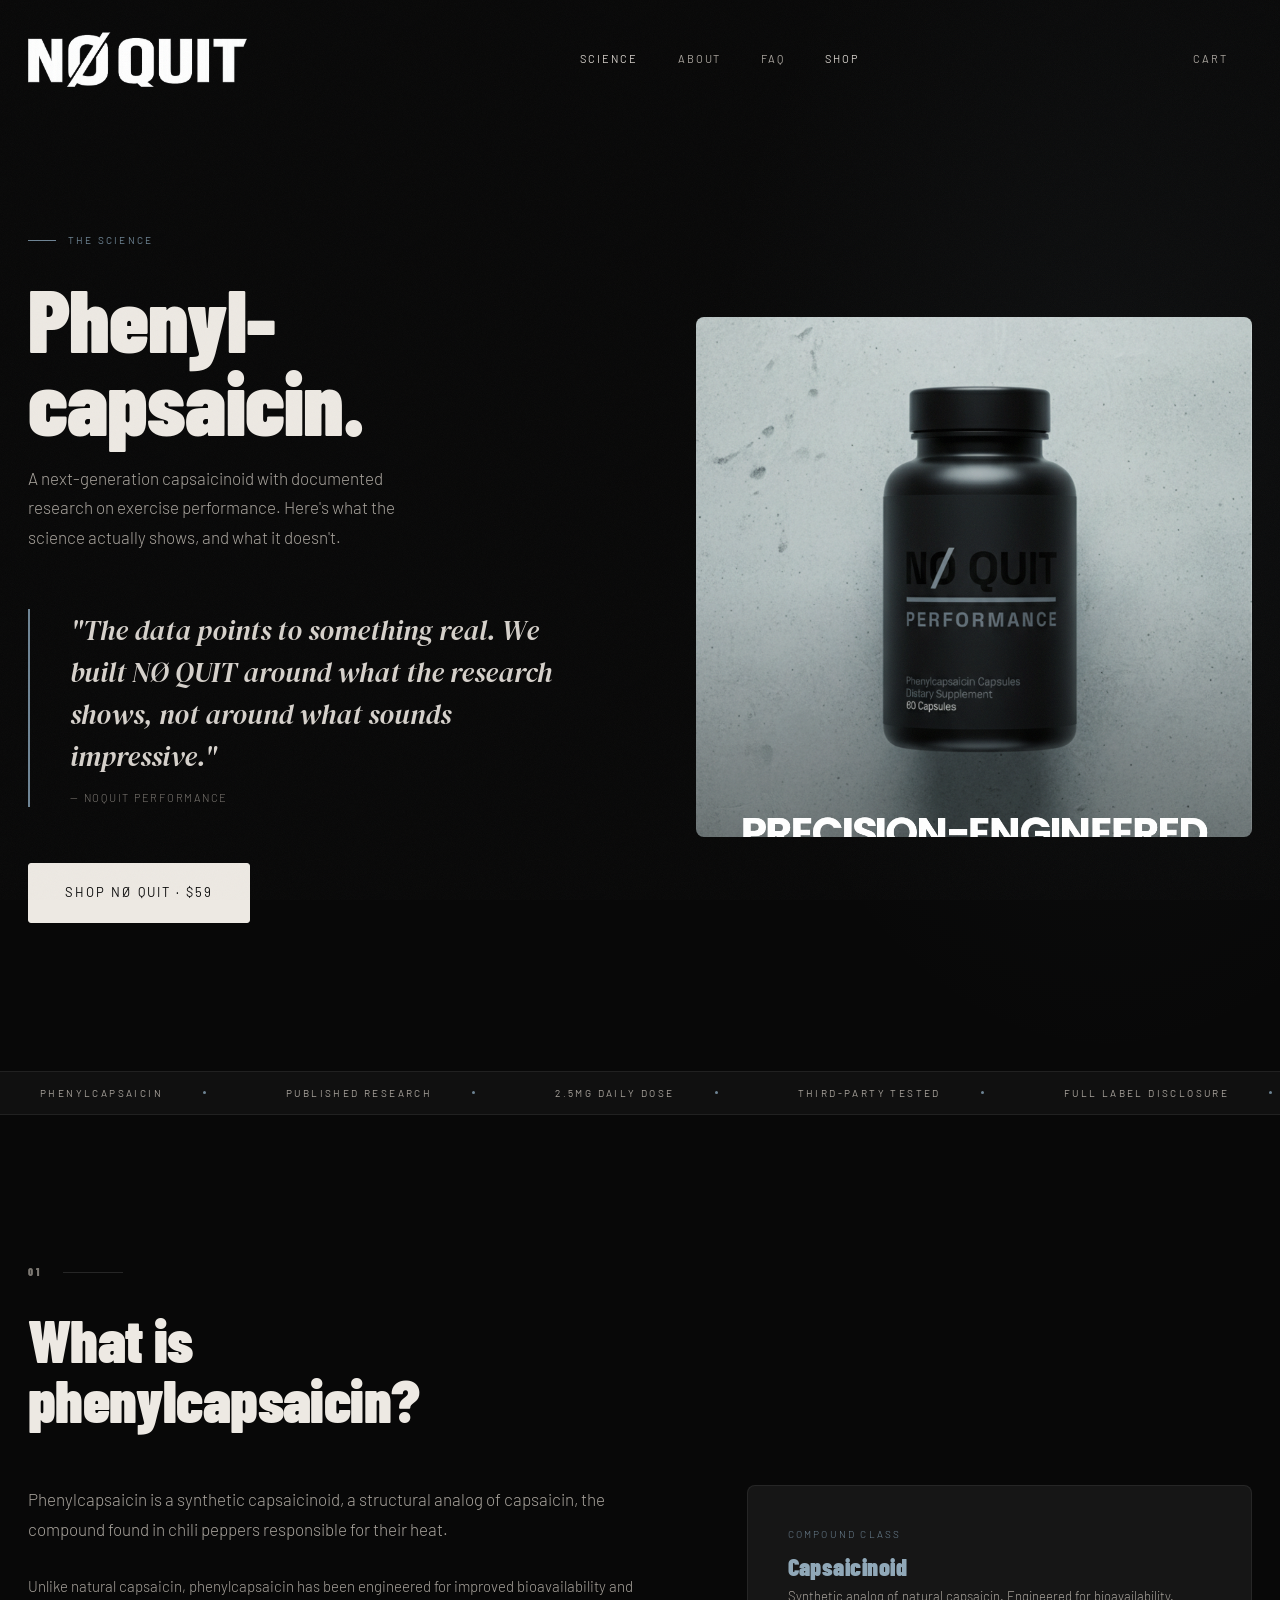
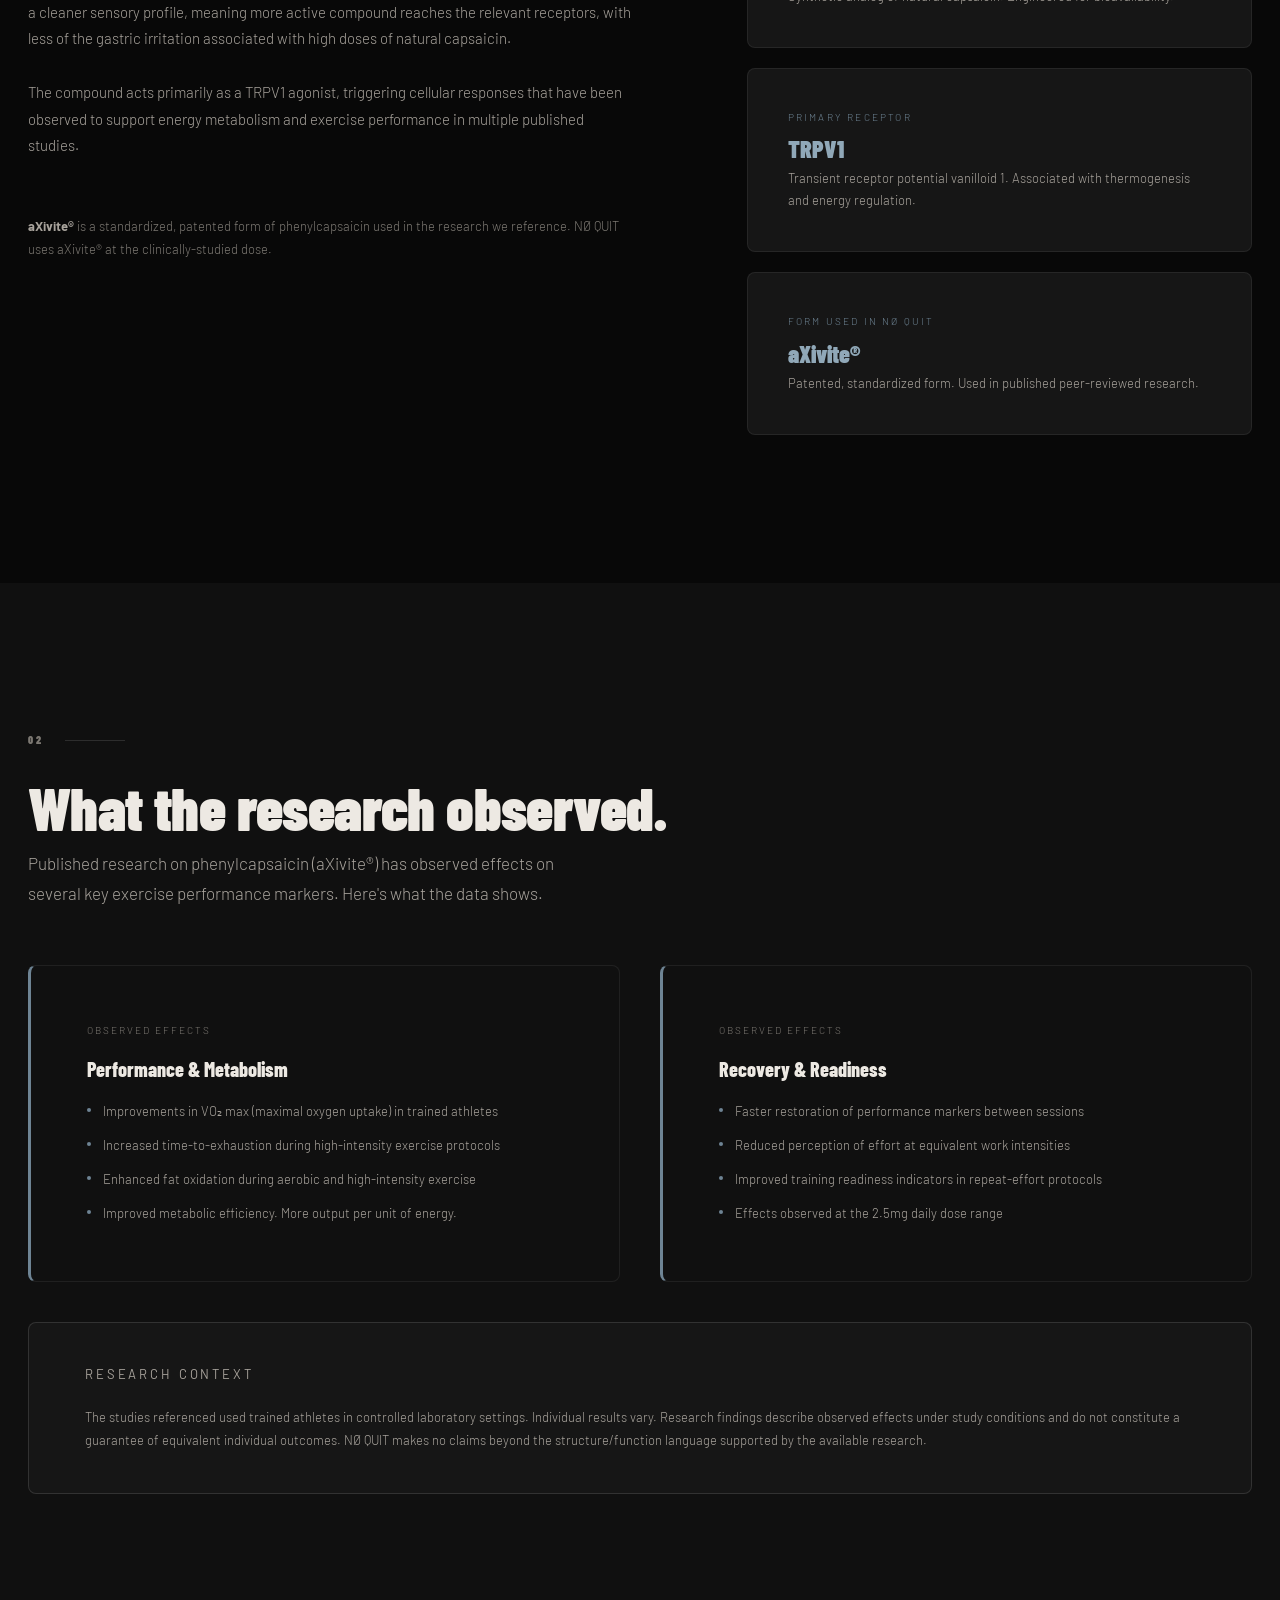
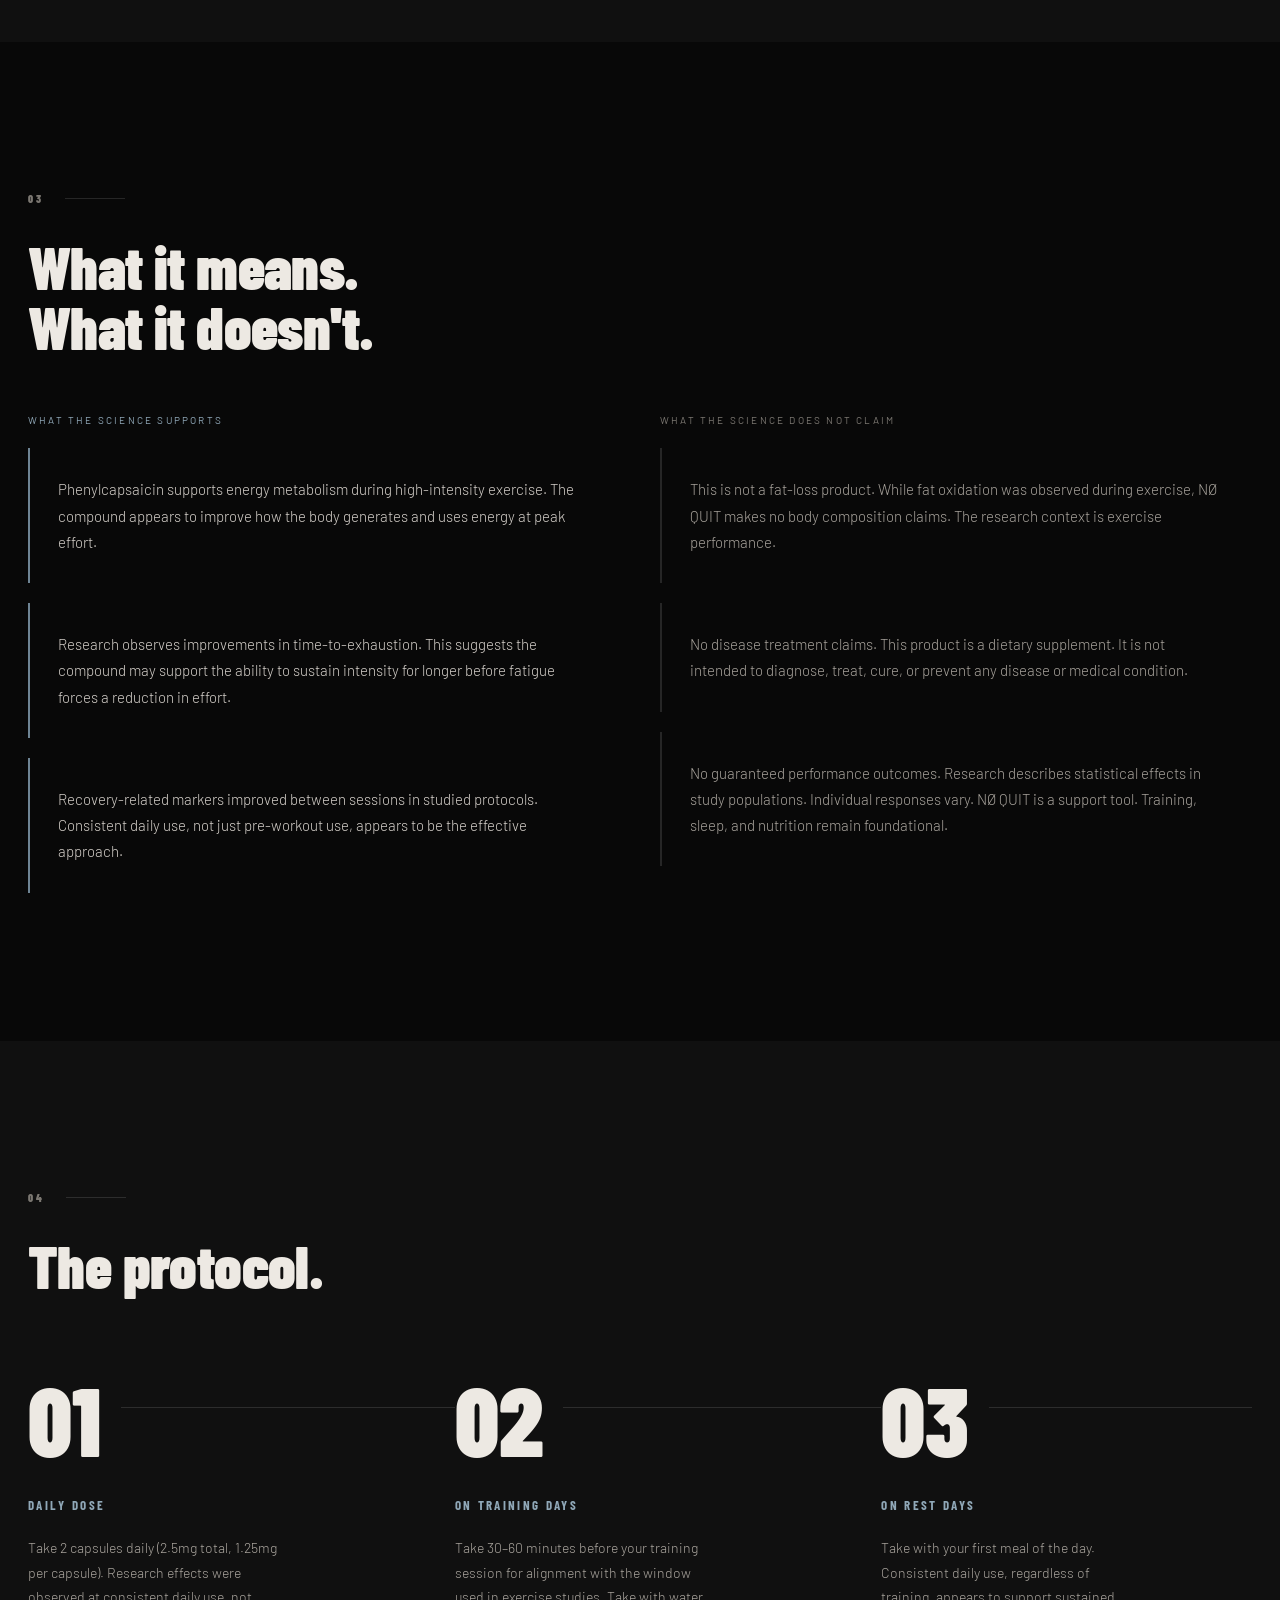
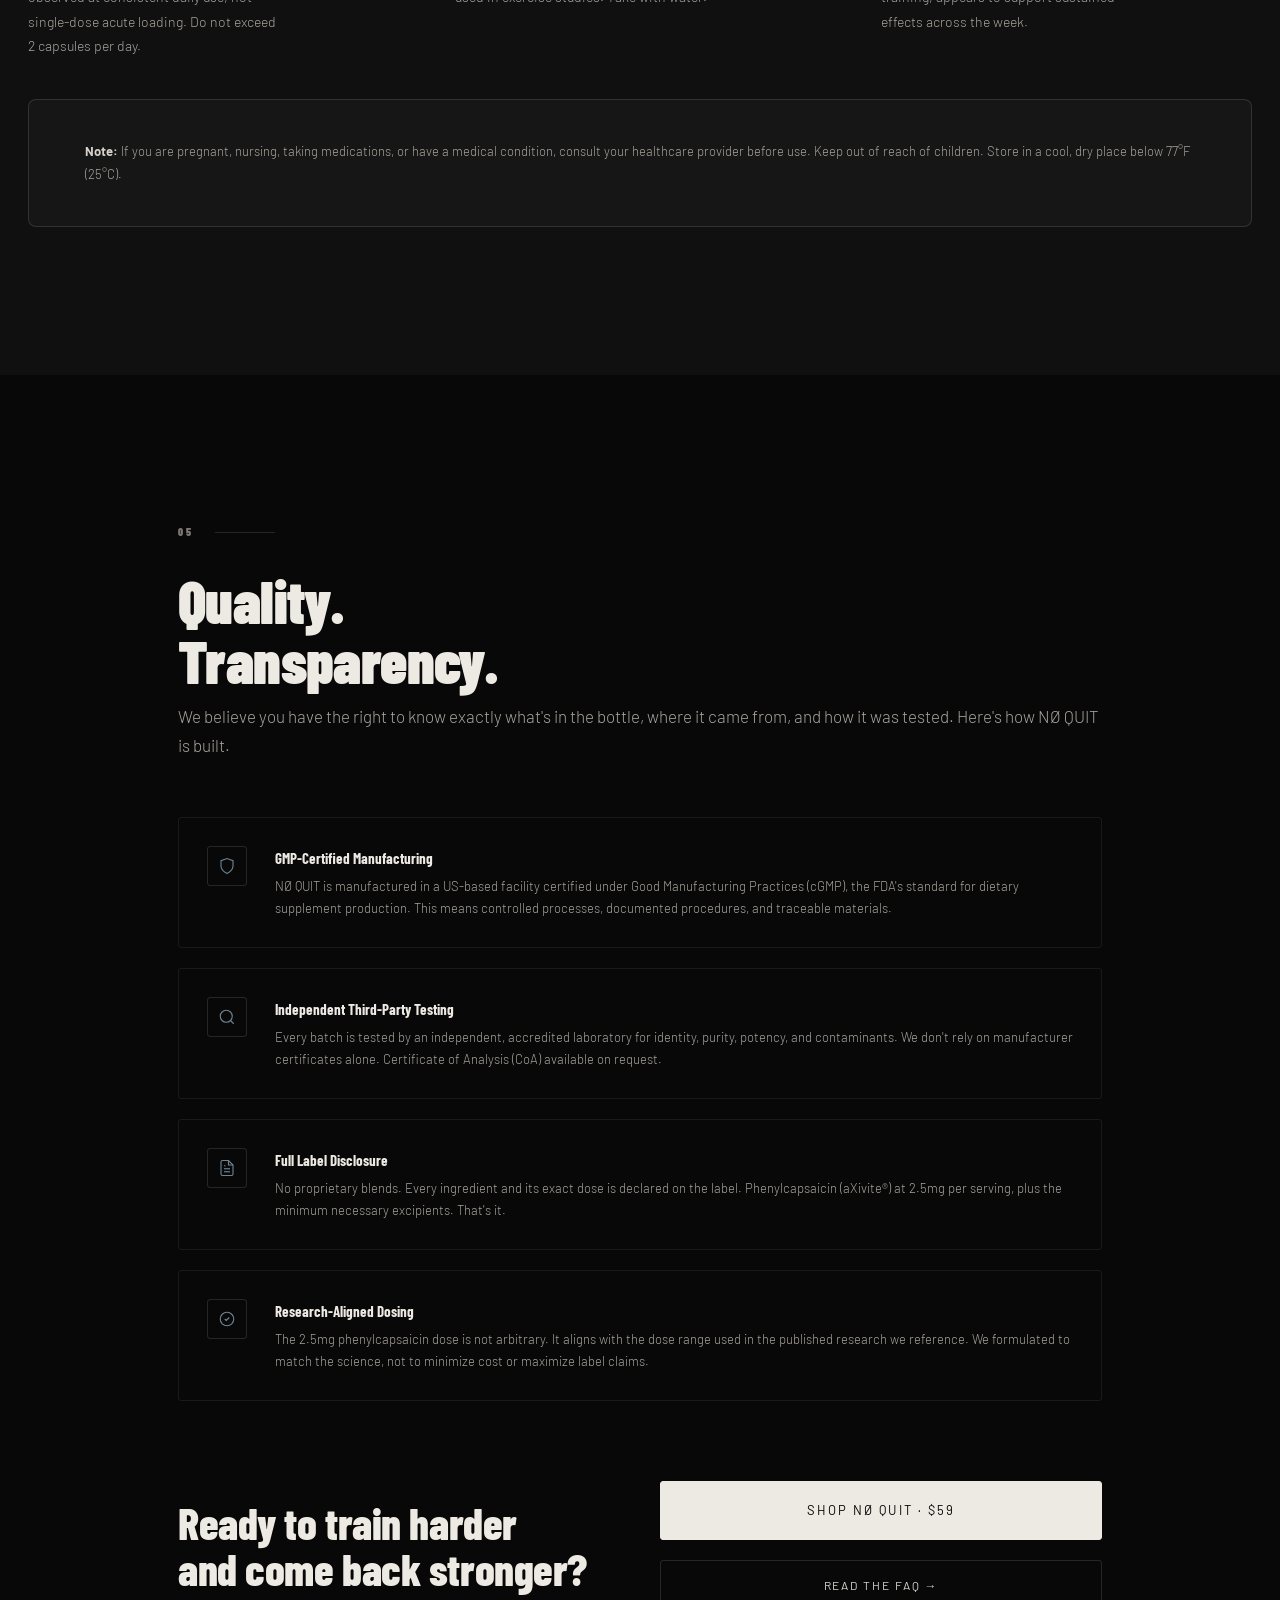
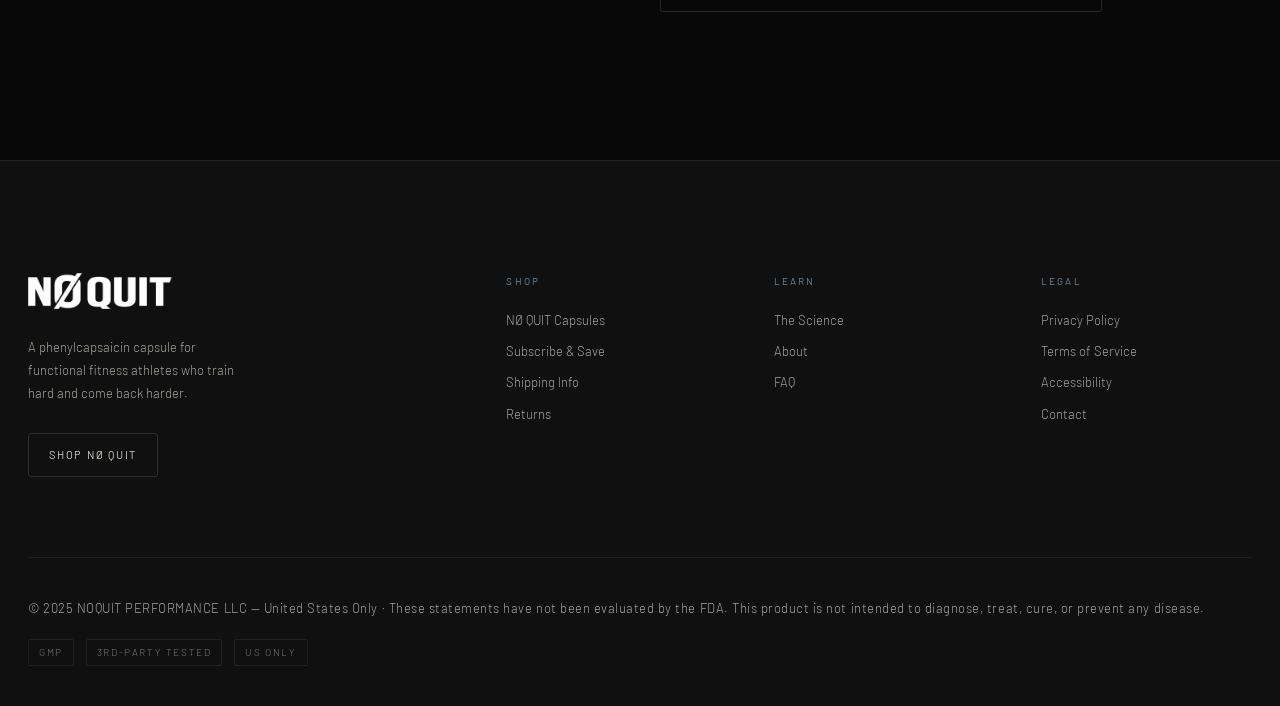
<file: science.html>
<!DOCTYPE html>
<html lang="en">
<head>
  <meta charset="UTF-8">
  <meta name="viewport" content="width=device-width, initial-scale=1.0">
  <title>The Science Behind NØ QUIT — Phenylcapsaicin &amp; Performance</title>
  <meta name="description" content="Plain-English science behind phenylcapsaicin. What the research observed, what it means for athletes, and how NØ QUIT applies it.">
  <meta name="robots" content="noindex, nofollow">
  <link rel="stylesheet" href="styles.css?v=7">
  <style>
    /* ── SCIENCE-SPECIFIC ──────────────────────────── */

    /* HERO */
    .science-hero {
      padding-top: var(--header-h);
      padding-bottom: var(--sp-9);
      background-color: var(--c-black);
      position: relative;
      overflow: hidden;
    }
    .science-hero::before {
      content: '';
      position: absolute;
      top: 0; right: 0;
      width: 45vw;
      height: 100%;
      background: radial-gradient(ellipse at 70% 40%, rgba(110, 132, 148, 0.06) 0%, transparent 70%);
      pointer-events: none;
    }
    .science-hero-inner {
      display: grid;
      grid-template-columns: 1fr 1fr;
      gap: var(--sp-8);
      align-items: center;
      padding-top: var(--sp-8);
    }
    .science-hero-num {
      font-family: var(--font-display);
      font-weight: 900;
      font-size: clamp(120px, 20vw, 240px);
      line-height: 1;
      color: var(--c-surface-3);
      letter-spacing: -0.04em;
      position: absolute;
      right: 0;
      top: 50%;
      transform: translateY(-50%);
      pointer-events: none;
      user-select: none;
    }
    .science-hero-img {
      position: relative;
      height: 520px;
      border-radius: var(--r-md);
      overflow: hidden;
    }
    .science-hero-img img {
      width: 100%; height: 100%;
      object-fit: cover;
    }

    /* INTRO QUOTE */
    .intro-quote {
      border-left: 2px solid var(--c-steel);
      padding-left: var(--sp-5);
      margin: var(--sp-6) 0;
    }
    .intro-quote p {
      font-family: var(--font-serif);
      font-style: italic;
      font-size: clamp(20px, 3vw, 28px);
      color: var(--c-chalk);
      line-height: 1.5;
    }
    .intro-quote cite {
      display: block;
      font-family: var(--font-body);
      font-style: normal;
      font-size: 11px;
      letter-spacing: 0.16em;
      text-transform: uppercase;
      color: var(--c-text-dim);
      margin-top: var(--sp-2);
    }

    /* SECTION DIVIDER */
    .section-num {
      font-family: var(--font-display);
      font-weight: 900;
      font-size: 11px;
      letter-spacing: 0.3em;
      text-transform: uppercase;
      color: var(--c-text-dim);
      display: flex;
      align-items: center;
      gap: var(--sp-3);
      margin-bottom: var(--sp-4);
    }
    .section-num::after {
      content: '';
      flex: 1;
      max-width: 60px;
      height: 1px;
      background-color: var(--c-border-2);
    }

    /* COMPOUND */
    .compound-grid {
      display: grid;
      grid-template-columns: 1.2fr 1fr;
      gap: var(--sp-8);
      align-items: start;
    }

    /* DATA BLOCKS */
    .data-block {
      background-color: var(--c-surface-2);
      border: 1px solid var(--c-border);
      border-radius: var(--r-md);
      padding: var(--sp-5);
    }
    .data-block-label {
      font-size: 10px;
      letter-spacing: 0.22em;
      text-transform: uppercase;
      color: var(--c-steel);
      margin-bottom: var(--sp-2);
    }
    .data-block-value {
      font-family: var(--font-display);
      font-weight: 900;
      font-size: 40px;
      color: var(--c-steel-light);
      line-height: 1;
      margin-bottom: var(--sp-1);
    }
    .data-block-desc {
      font-size: 13px;
      line-height: 1.7;
      color: var(--c-text);
    }

    /* OBSERVED / MEANS */
    .observed-grid {
      display: grid;
      grid-template-columns: 1fr 1fr;
      gap: var(--sp-5);
    }
    .observed-card {
      padding: var(--sp-6);
      border: 1px solid var(--c-border);
      border-radius: var(--r-md);
    }
    .observed-card.positive { border-left: 3px solid var(--c-steel); }
    .observed-card.neutral  { border-left: 3px solid var(--c-border-2); }
    .observed-card-type {
      font-size: 10px;
      letter-spacing: 0.2em;
      text-transform: uppercase;
      color: var(--c-text-dim);
      margin-bottom: var(--sp-3);
    }
    .observed-card h3 {
      font-family: var(--font-display);
      font-weight: 800;
      font-size: 20px;
      color: var(--c-white);
      margin-bottom: var(--sp-3);
      line-height: 1.1;
    }
    .observed-card ul {
      display: flex;
      flex-direction: column;
      gap: var(--sp-2);
    }
    .observed-card li {
      display: flex;
      align-items: flex-start;
      gap: var(--sp-2);
      font-size: 13px;
      line-height: 1.7;
      color: var(--c-text);
    }
    .observed-card li::before {
      content: '';
      width: 4px;
      height: 4px;
      border-radius: 50%;
      background-color: var(--c-steel);
      flex-shrink: 0;
      margin-top: 8px;
    }

    /* DOSING — step-flow timeline */
    .dosing-grid {
      display: grid;
      grid-template-columns: repeat(3, 1fr);
      gap: var(--sp-6);
      position: relative;
      padding-top: var(--sp-3);
    }
    .dosing-grid::before {
      content: "";
      position: absolute;
      top: 56px;
      left: 0;
      right: 0;
      height: 1px;
      background-color: var(--c-border-2);
      z-index: 0;
    }
    .dosing-card {
      position: relative;
      z-index: 1;
      padding: 0;
      background: transparent;
      border: none;
    }
    .dosing-step {
      display: inline-block;
      font-family: var(--font-display);
      font-weight: 900;
      font-size: 96px;
      color: var(--c-white);
      line-height: 1;
      margin-bottom: var(--sp-4);
      background-color: var(--c-surface);
      padding-right: var(--sp-3);
    }
    .dosing-title {
      font-family: var(--font-display);
      font-weight: 700;
      font-size: 13px;
      color: var(--c-steel-light);
      text-transform: uppercase;
      letter-spacing: 0.18em;
      margin-bottom: var(--sp-3);
    }
    .dosing-body {
      font-size: 14px;
      line-height: 1.75;
      color: var(--c-text);
      max-width: 32ch;
    }
    @media (max-width: 900px) {
      .dosing-grid::before { display: none; }
      .dosing-step { font-size: 72px; padding: 0; }
    }

    /* QUALITY */
    .quality-list {
      display: flex;
      flex-direction: column;
      gap: var(--sp-3);
    }
    .quality-item {
      display: flex;
      align-items: flex-start;
      gap: var(--sp-4);
      padding: var(--sp-4);
      border: 1px solid var(--c-border);
      border-radius: var(--r-sm);
    }
    .quality-icon {
      width: 40px;
      height: 40px;
      border: 1px solid var(--c-border-2);
      border-radius: var(--r-sm);
      display: flex;
      align-items: center;
      justify-content: center;
      flex-shrink: 0;
      color: var(--c-steel);
    }
    .quality-text h3 {
      font-family: var(--font-display);
      font-weight: 700;
      font-size: 15px;
      color: var(--c-white);
      margin-bottom: 4px;
    }
    .quality-text p {
      font-size: 13px;
      line-height: 1.7;
      color: var(--c-text);
    }

    /* DISCLAIMER BOX */
    .disclaimer-box {
      background-color: var(--c-surface-2);
      border: 1px solid var(--c-border-2);
      border-radius: var(--r-md);
      padding: var(--sp-5) var(--sp-6);
    }
    .disclaimer-box p {
      font-size: 13px;
      line-height: 1.8;
      color: var(--c-text);
    }

    /* RESPONSIVE */
    @media (max-width: 900px) {
      .science-hero-inner { grid-template-columns: 1fr; }
      .science-hero-img { height: 300px; }
      .compound-grid { grid-template-columns: 1fr; }
      .observed-grid { grid-template-columns: 1fr; }
      .dosing-grid { grid-template-columns: 1fr; }
    }
  </style>
</head>
<body>

<!-- HEADER -->
<header class="site-header scrolled" id="siteHeader">
  <div class="container header-inner">
    <a href="index.html" class="logo-mark"></a>
    <nav class="main-nav">
      <a href="science.html" style="color:var(--c-chalk);">Science</a>
      <a href="about.html">About</a>
      <a href="faq.html">FAQ</a>
      <a href="product.html" class="nav-shop">Shop</a>
    </nav>
    <div class="header-right">
      <button class="cart-trigger">Cart <span class="cart-count" id="cartCount">0</span></button>
      <button class="nav-hamburger" id="navHamburger"><span></span><span></span><span></span></button>
    </div>
  </div>
</header>

<!-- MOBILE NAV -->
<nav class="mobile-nav" id="mobileNav">
  <a href="product.html">Shop</a>
  <a href="science.html">Science</a>
  <a href="about.html">About</a>
  <a href="faq.html">FAQ</a>
  <div class="mobile-nav-footer">
    <span class="t-label">noquitperformance.com</span>
    <button id="mobileNavClose" class="btn-ghost t-label">Close</button>
  </div>
</nav>

<!-- CART -->
<div class="cart-backdrop" id="cartBackdrop"></div>
<aside class="cart-drawer" id="cartDrawer">
  <div class="cart-drawer-head">
    <h3>Your Cart</h3>
    <button class="cart-close-btn" id="cartClose">✕</button>
  </div>
  <div class="cart-drawer-body">
    <div class="cart-empty" id="cartEmpty">
      <div class="cart-empty-icon">
        <svg width="20" height="20" viewBox="0 0 24 24" fill="none" stroke="currentColor" stroke-width="1.5"><circle cx="9" cy="21" r="1"/><circle cx="20" cy="21" r="1"/><path d="M1 1h4l2.68 13.39a2 2 0 0 0 2 1.61h9.72a2 2 0 0 0 2-1.61L23 6H6"/></svg>
      </div>
      <p>Your cart is empty.</p>
      <a href="product.html" class="btn btn-outline">Shop NØ QUIT</a>
    </div>
    <div id="cartItemsWrap" style="display:none"></div>
  </div>
  <div class="cart-drawer-foot">
    <div class="cart-totals">
      <span class="cart-totals-label">Subtotal</span>
      <span class="cart-totals-value" id="cartTotal">$0.00</span>
    </div>
    <button type="button" class="btn btn-primary btn--full btn--lg" disabled aria-disabled="true">Checkout opens at launch</button>
    <p class="cart-note">Free US shipping on orders over $65. Sign up below for launch notice.</p>
  </div>
</aside>

<!-- ==========================================
     MAIN
========================================== -->
<main>

  <!-- ── HERO ──────────────────────────────────────── -->
  <section class="science-hero" aria-labelledby="science-title">
    <div class="container">
      <div class="science-hero-inner">
        <div>
          <div data-animate="fade" style="display:flex;align-items:center;gap:var(--sp-2);margin-bottom:var(--sp-4);">
            <div style="width:28px;height:1px;background:var(--c-steel);"></div>
            <span class="t-label">The Science</span>
          </div>
          <h1 class="t-display-2" id="science-title" data-animate="up">
            Phenyl-<br>capsaicin.
          </h1>
          <p class="t-body-lg mt-3" style="color:var(--c-text);max-width:420px;" data-animate="up" data-delay="2">
            A next-generation capsaicinoid with documented research on exercise performance.
            Here's what the science actually shows, and what it doesn't.
          </p>

          <div class="intro-quote" data-animate="up" data-delay="3">
            <p>
              "The data points to something real. We built NØ QUIT around what the
              research shows, not around what sounds impressive."
            </p>
            <cite>— NOQUIT PERFORMANCE</cite>
          </div>

          <div data-animate="up" data-delay="4">
            <a href="product.html" class="btn btn-primary btn--lg">Shop NØ QUIT · $59</a>
          </div>
        </div>

        <div class="science-hero-img" data-animate="scale">
          <img
            src="images/Precision-engineered_output__version_1.png"
            alt="NØ QUIT Performance — precision-engineered output"
            loading="eager"
          >
        </div>
      </div>
    </div>
  </section>

  <!-- TICKER -->
  <div class="ticker-wrap" aria-hidden="true">
    <div class="ticker-track">
      <div class="ticker-item">Phenylcapsaicin<span class="ticker-dot"></span></div>
      <div class="ticker-item">Published Research<span class="ticker-dot"></span></div>
      <div class="ticker-item">2.5mg Daily Dose<span class="ticker-dot"></span></div>
      <div class="ticker-item">Third-Party Tested<span class="ticker-dot"></span></div>
      <div class="ticker-item">Full Label Disclosure<span class="ticker-dot"></span></div>
      <div class="ticker-item">GMP Certified<span class="ticker-dot"></span></div>
      <div class="ticker-item">Phenylcapsaicin<span class="ticker-dot"></span></div>
      <div class="ticker-item">Published Research<span class="ticker-dot"></span></div>
      <div class="ticker-item">2.5mg Daily Dose<span class="ticker-dot"></span></div>
      <div class="ticker-item">Third-Party Tested<span class="ticker-dot"></span></div>
      <div class="ticker-item">Full Label Disclosure<span class="ticker-dot"></span></div>
      <div class="ticker-item">GMP Certified<span class="ticker-dot"></span></div>
    </div>
  </div>

  <!-- ── THE COMPOUND ───────────────────────────────── -->
  <section class="section section--dark" aria-labelledby="compound-heading">
    <div class="container">
      <div class="section-num" data-animate="fade">01</div>
      <h2 class="t-display-3 mb-6" id="compound-heading" data-animate="up">
        What is<br>phenylcapsaicin?
      </h2>

      <div class="compound-grid">
        <div>
          <p class="t-body-lg" style="color:var(--c-text);" data-animate="up" data-delay="1">
            Phenylcapsaicin is a synthetic capsaicinoid, a structural analog of capsaicin,
            the compound found in chili peppers responsible for their heat.
          </p>
          <p class="t-body mt-4" style="color:var(--c-text);" data-animate="up" data-delay="2">
            Unlike natural capsaicin, phenylcapsaicin has been engineered for improved bioavailability
            and a cleaner sensory profile, meaning more active compound reaches the relevant receptors,
            with less of the gastric irritation associated with high doses of natural capsaicin.
          </p>
          <p class="t-body mt-4" style="color:var(--c-text);" data-animate="up" data-delay="3">
            The compound acts primarily as a TRPV1 agonist, triggering cellular responses
            that have been observed to support energy metabolism and exercise performance in
            multiple published studies.
          </p>
          <div class="divider divider--v" data-animate="fade" data-delay="3"></div>
          <p class="t-body" style="color:var(--c-text-dim);font-size:13px;" data-animate="up" data-delay="4">
            <strong style="color:var(--c-text);">aXivite®</strong> is a standardized, patented form of phenylcapsaicin used in
            the research we reference. NØ QUIT uses aXivite® at the clinically-studied dose.
          </p>
        </div>

        <div style="display:flex;flex-direction:column;gap:var(--sp-3);" data-animate="up" data-delay="2">
          <div class="data-block">
            <p class="data-block-label">Compound Class</p>
            <div class="data-block-value" style="font-size:24px;letter-spacing:0.02em;">Capsaicinoid</div>
            <p class="data-block-desc">Synthetic analog of natural capsaicin. Engineered for bioavailability.</p>
          </div>
          <div class="data-block">
            <p class="data-block-label">Primary Receptor</p>
            <div class="data-block-value" style="font-size:24px;">TRPV1</div>
            <p class="data-block-desc">Transient receptor potential vanilloid 1. Associated with thermogenesis and energy regulation.</p>
          </div>
          <div class="data-block">
            <p class="data-block-label">Form Used in NØ QUIT</p>
            <div class="data-block-value" style="font-size:24px;">aXivite®</div>
            <p class="data-block-desc">Patented, standardized form. Used in published peer-reviewed research.</p>
          </div>
        </div>
      </div>
    </div>
  </section>

  <!-- ── WHAT WAS OBSERVED ─────────────────────────── -->
  <section class="section section--alt" aria-labelledby="observed-heading">
    <div class="container">
      <div class="section-num" data-animate="fade">02</div>
      <h2 class="t-display-3 mb-2" id="observed-heading" data-animate="up">
        What the research observed.
      </h2>
      <p class="t-body-lg mb-6" style="color:var(--c-text);max-width:580px;" data-animate="up" data-delay="1">
        Published research on phenylcapsaicin (aXivite®) has observed effects
        on several key exercise performance markers. Here's what the data shows.
      </p>

      <div class="observed-grid">
        <div class="observed-card positive" data-animate="up" data-delay="1">
          <p class="observed-card-type">Observed Effects</p>
          <h3>Performance &amp; Metabolism</h3>
          <ul>
            <li>Improvements in VO₂ max (maximal oxygen uptake) in trained athletes</li>
            <li>Increased time-to-exhaustion during high-intensity exercise protocols</li>
            <li>Enhanced fat oxidation during aerobic and high-intensity exercise</li>
            <li>Improved metabolic efficiency. More output per unit of energy.</li>
          </ul>
        </div>

        <div class="observed-card positive" data-animate="up" data-delay="2">
          <p class="observed-card-type">Observed Effects</p>
          <h3>Recovery &amp; Readiness</h3>
          <ul>
            <li>Faster restoration of performance markers between sessions</li>
            <li>Reduced perception of effort at equivalent work intensities</li>
            <li>Improved training readiness indicators in repeat-effort protocols</li>
            <li>Effects observed at the 2.5mg daily dose range</li>
          </ul>
        </div>
      </div>

      <div style="margin-top:var(--sp-5);" data-animate="up" data-delay="3">
        <div class="disclaimer-box">
          <p class="t-label mb-3">Research Context</p>
          <p>
            The studies referenced used trained athletes in controlled laboratory settings.
            Individual results vary. Research findings describe observed effects under study conditions
            and do not constitute a guarantee of equivalent individual outcomes.
            NØ QUIT makes no claims beyond the structure/function language supported by the available research.
          </p>
        </div>
      </div>
    </div>
  </section>

  <!-- ── WHAT IT MEANS ─────────────────────────────── -->
  <section class="section section--dark" aria-labelledby="means-heading">
    <div class="container">
      <div class="section-num" data-animate="fade">03</div>
      <h2 class="t-display-3 mb-6" id="means-heading" data-animate="up">
        What it means.<br>What it doesn't.
      </h2>

      <div class="grid-2">
        <div data-animate="up" data-delay="1">
          <p class="t-label mb-3" style="color:var(--c-steel-light);">What the science supports</p>
          <div style="display:flex;flex-direction:column;gap:var(--sp-3);">
            <div style="padding:var(--sp-4);border-left:2px solid var(--c-steel);padding-left:var(--sp-4);">
              <p class="t-body" style="color:var(--c-chalk);">
                Phenylcapsaicin supports energy metabolism during high-intensity exercise.
                The compound appears to improve how the body generates and uses energy at peak effort.
              </p>
            </div>
            <div style="padding:var(--sp-4);border-left:2px solid var(--c-steel);padding-left:var(--sp-4);">
              <p class="t-body" style="color:var(--c-chalk);">
                Research observes improvements in time-to-exhaustion. This suggests the compound
                may support the ability to sustain intensity for longer before fatigue forces a reduction in effort.
              </p>
            </div>
            <div style="padding:var(--sp-4);border-left:2px solid var(--c-steel);padding-left:var(--sp-4);">
              <p class="t-body" style="color:var(--c-chalk);">
                Recovery-related markers improved between sessions in studied protocols.
                Consistent daily use, not just pre-workout use, appears to be the effective approach.
              </p>
            </div>
          </div>
        </div>

        <div data-animate="up" data-delay="2">
          <p class="t-label mb-3" style="color:var(--c-text-dim);">What the science does not claim</p>
          <div style="display:flex;flex-direction:column;gap:var(--sp-3);">
            <div style="padding:var(--sp-4);border-left:2px solid var(--c-border-2);padding-left:var(--sp-4);">
              <p class="t-body" style="color:var(--c-text);">
                This is not a fat-loss product. While fat oxidation was observed during exercise,
                NØ QUIT makes no body composition claims. The research context is exercise performance.
              </p>
            </div>
            <div style="padding:var(--sp-4);border-left:2px solid var(--c-border-2);padding-left:var(--sp-4);">
              <p class="t-body" style="color:var(--c-text);">
                No disease treatment claims. This product is a dietary supplement.
                It is not intended to diagnose, treat, cure, or prevent any disease or medical condition.
              </p>
            </div>
            <div style="padding:var(--sp-4);border-left:2px solid var(--c-border-2);padding-left:var(--sp-4);">
              <p class="t-body" style="color:var(--c-text);">
                No guaranteed performance outcomes. Research describes statistical effects in study populations.
                Individual responses vary. NØ QUIT is a support tool. Training, sleep, and nutrition remain foundational.
              </p>
            </div>
          </div>
        </div>
      </div>
    </div>
  </section>

  <!-- ── DOSING ─────────────────────────────────────── -->
  <section class="section section--alt" aria-labelledby="dosing-heading">
    <div class="container">
      <div class="section-num" data-animate="fade">04</div>
      <h2 class="t-display-3 mb-6" id="dosing-heading" data-animate="up">
        The protocol.
      </h2>
      <div class="dosing-grid">
        <div class="dosing-card" data-animate="up" data-delay="1">
          <div class="dosing-step">01</div>
          <div class="dosing-title">Daily Dose</div>
          <p class="dosing-body">
            Take 2 capsules daily (2.5mg total, 1.25mg per capsule). Research effects were observed at consistent daily use,
            not single-dose acute loading. Do not exceed 2 capsules per day.
          </p>
        </div>
        <div class="dosing-card" data-animate="up" data-delay="2">
          <div class="dosing-step">02</div>
          <div class="dosing-title">On Training Days</div>
          <p class="dosing-body">
            Take 30–60 minutes before your training session for alignment with
            the window used in exercise studies. Take with water.
          </p>
        </div>
        <div class="dosing-card" data-animate="up" data-delay="3">
          <div class="dosing-step">03</div>
          <div class="dosing-title">On Rest Days</div>
          <p class="dosing-body">
            Take with your first meal of the day. Consistent daily use, regardless
            of training, appears to support sustained effects across the week.
          </p>
        </div>
      </div>
      <div style="margin-top:var(--sp-5);" data-animate="up" data-delay="4">
        <div class="disclaimer-box">
          <p>
            <strong style="color:var(--c-chalk);">Note:</strong> If you are pregnant, nursing, taking medications, or have
            a medical condition, consult your healthcare provider before use. Keep out of reach of children.
            Store in a cool, dry place below 77°F (25°C).
          </p>
        </div>
      </div>
    </div>
  </section>

  <!-- ── QUALITY & TRANSPARENCY ───────────────────── -->
  <section class="section section--dark" aria-labelledby="quality-heading">
    <div class="container container--md">
      <div class="section-num" data-animate="fade">05</div>
      <h2 class="t-display-3 mb-2" id="quality-heading" data-animate="up">
        Quality.<br>Transparency.
      </h2>
      <p class="t-body-lg mb-6" style="color:var(--c-text);" data-animate="up" data-delay="1">
        We believe you have the right to know exactly what's in the bottle, where it came from,
        and how it was tested. Here's how NØ QUIT is built.
      </p>

      <div class="quality-list" data-animate="up" data-delay="2">
        <div class="quality-item">
          <div class="quality-icon">
            <svg width="18" height="18" viewBox="0 0 24 24" fill="none" stroke="currentColor" stroke-width="1.5">
              <path d="M12 22s8-4 8-10V5l-8-3-8 3v7c0 6 8 10 8 10z"/>
            </svg>
          </div>
          <div class="quality-text">
            <h3>GMP-Certified Manufacturing</h3>
            <p>
              NØ QUIT is manufactured in a US-based facility certified under
              Good Manufacturing Practices (cGMP), the FDA's standard for
              dietary supplement production. This means controlled processes,
              documented procedures, and traceable materials.
            </p>
          </div>
        </div>

        <div class="quality-item">
          <div class="quality-icon">
            <svg width="18" height="18" viewBox="0 0 24 24" fill="none" stroke="currentColor" stroke-width="1.5">
              <circle cx="11" cy="11" r="8"/><path d="m21 21-4.35-4.35"/>
            </svg>
          </div>
          <div class="quality-text">
            <h3>Independent Third-Party Testing</h3>
            <p>
              Every batch is tested by an independent, accredited laboratory
              for identity, purity, potency, and contaminants. We don't rely
              on manufacturer certificates alone. Certificate of Analysis (CoA)
              available on request.
            </p>
          </div>
        </div>

        <div class="quality-item">
          <div class="quality-icon">
            <svg width="18" height="18" viewBox="0 0 24 24" fill="none" stroke="currentColor" stroke-width="1.5">
              <path d="M14 2H6a2 2 0 0 0-2 2v16a2 2 0 0 0 2 2h12a2 2 0 0 0 2-2V8z"/>
              <polyline points="14 2 14 8 20 8"/>
              <line x1="16" y1="13" x2="8" y2="13"/>
              <line x1="16" y1="17" x2="8" y2="17"/>
              <polyline points="10 9 9 9 8 9"/>
            </svg>
          </div>
          <div class="quality-text">
            <h3>Full Label Disclosure</h3>
            <p>
              No proprietary blends. Every ingredient and its exact dose is declared
              on the label. Phenylcapsaicin (aXivite®) at 2.5mg per serving, plus the
              minimum necessary excipients. That's it.
            </p>
          </div>
        </div>

        <div class="quality-item">
          <div class="quality-icon">
            <svg width="18" height="18" viewBox="0 0 24 24" fill="none" stroke="currentColor" stroke-width="1.5">
              <path d="M9 12l2 2 4-4m6 2a9 9 0 1 1-18 0 9 9 0 0 1 18 0z"/>
            </svg>
          </div>
          <div class="quality-text">
            <h3>Research-Aligned Dosing</h3>
            <p>
              The 2.5mg phenylcapsaicin dose is not arbitrary. It aligns with the dose
              range used in the published research we reference. We formulated
              to match the science, not to minimize cost or maximize label claims.
            </p>
          </div>
        </div>
      </div>

      <div style="margin-top:var(--sp-7);display:grid;grid-template-columns:1fr 1fr;gap:var(--sp-5);align-items:center;" data-animate="up" data-delay="3">
        <div>
          <p class="t-display-4" style="color:var(--c-white);">
            Ready to train harder<br>and come back stronger?
          </p>
        </div>
        <div style="display:flex;flex-direction:column;gap:var(--sp-3);">
          <a href="product.html" class="btn btn-primary btn--lg">Shop NØ QUIT · $59</a>
          <a href="faq.html" class="btn btn-outline">Read the FAQ →</a>
        </div>
      </div>
    </div>
  </section>

</main>

<!-- FOOTER -->
<footer class="site-footer">
  <div class="container">
    <div class="footer-top">
      <div class="footer-brand">
        <a href="index.html" class="logo-mark"></a>
        <p>A phenylcapsaicin capsule for functional fitness athletes who train hard and come back harder.</p>
        <a href="product.html" class="btn btn-outline" style="font-size:11px;padding:12px 20px;">Shop NØ QUIT</a>
      </div>
      <div class="footer-col">
        <h3>Shop</h3>
        <a href="product.html">NØ QUIT Capsules</a>
        <a href="product.html#subscribe">Subscribe &amp; Save</a>
        <a href="faq.html#shipping">Shipping Info</a>
        <a href="faq.html#returns">Returns</a>
      </div>
      <div class="footer-col">
        <h3>Learn</h3>
        <a href="science.html">The Science</a>
        <a href="about.html">About</a>
        <a href="faq.html">FAQ</a>
      </div>
      <div class="footer-col">
        <h3>Legal</h3>
        <a href="#">Privacy Policy</a>
        <a href="#">Terms of Service</a>
        <a href="#">Accessibility</a>
        <a href="#">Contact</a>
      </div>
    </div>
    <div class="footer-bottom">
      <p class="footer-legal">
        © 2025 NOQUIT PERFORMANCE LLC — United States Only ·
        These statements have not been evaluated by the FDA.
        This product is not intended to diagnose, treat, cure, or prevent any disease.
      </p>
      <div class="footer-badges">
        <span class="footer-badge">GMP</span>
        <span class="footer-badge">3rd-Party Tested</span>
        <span class="footer-badge">US Only</span>
      </div>
    </div>
  </div>
</footer>

<script src="js/main.js"></script>
</body>
</html>
</file>
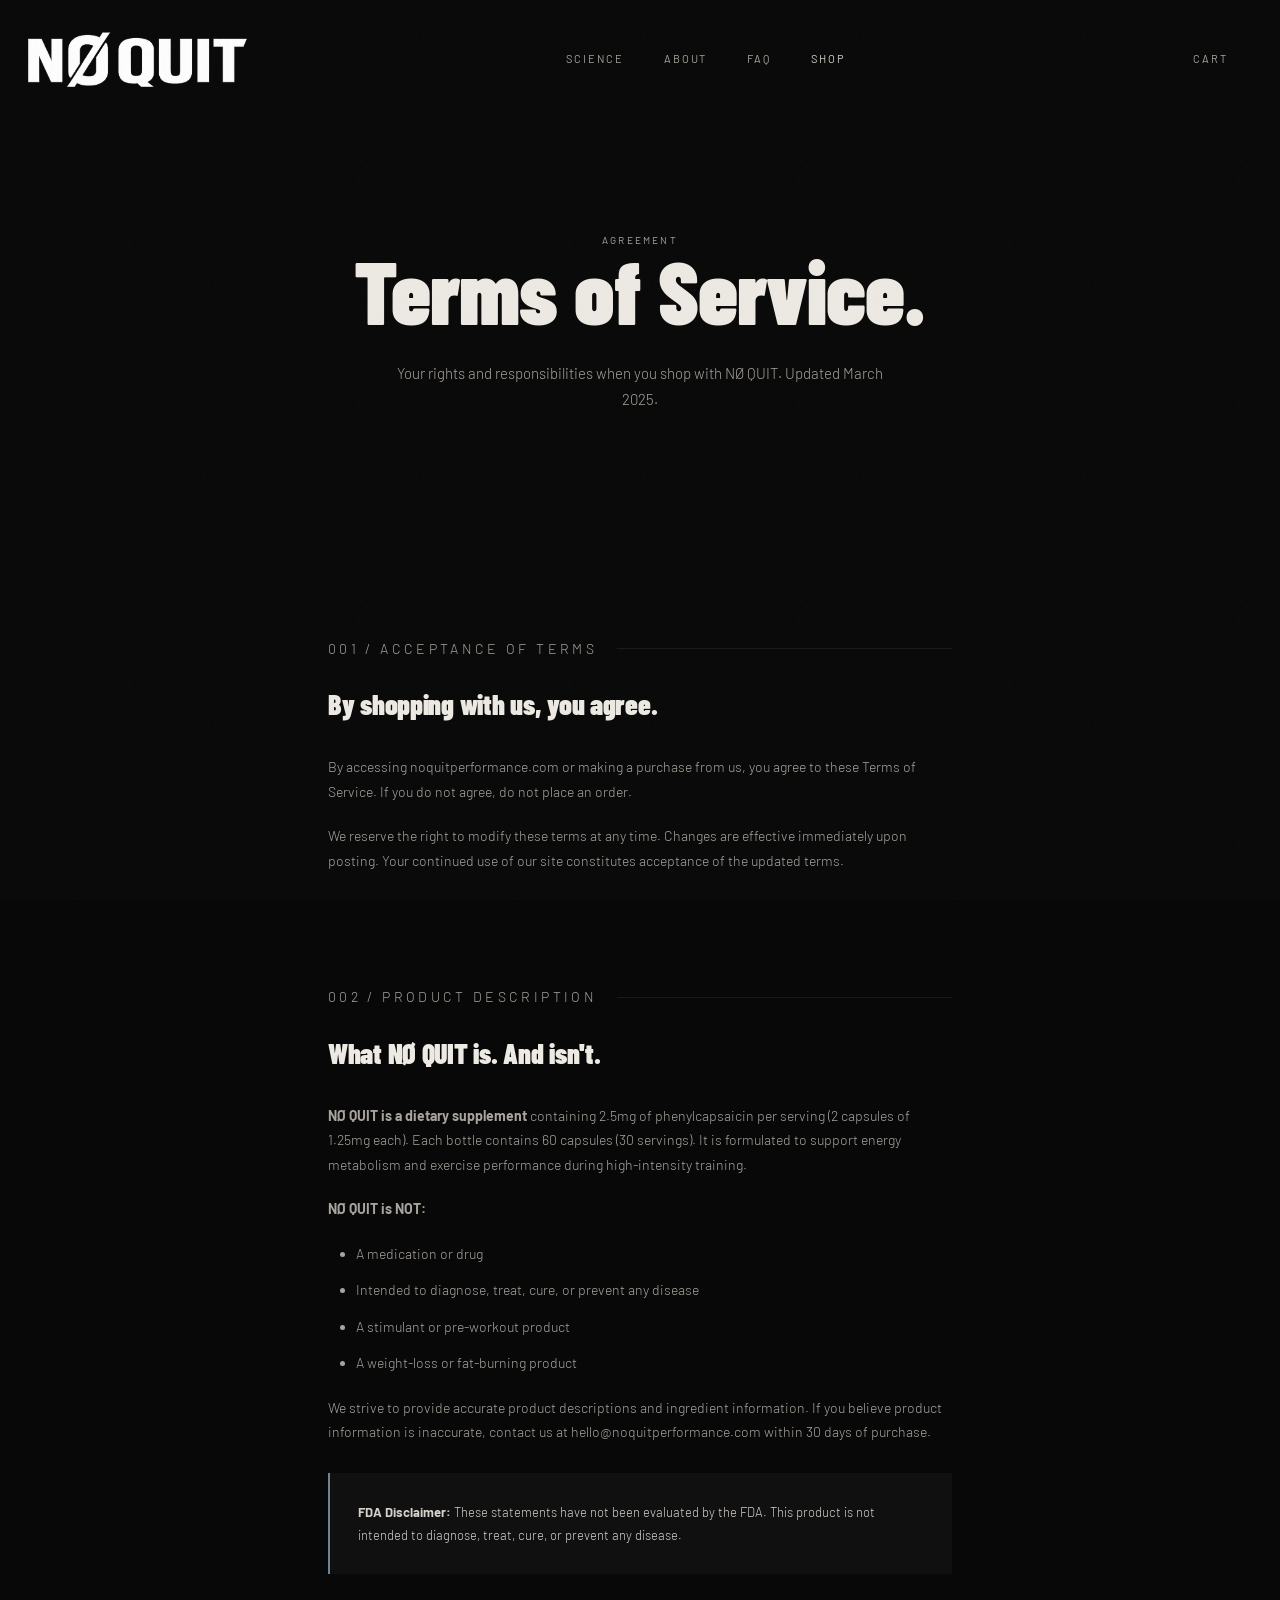
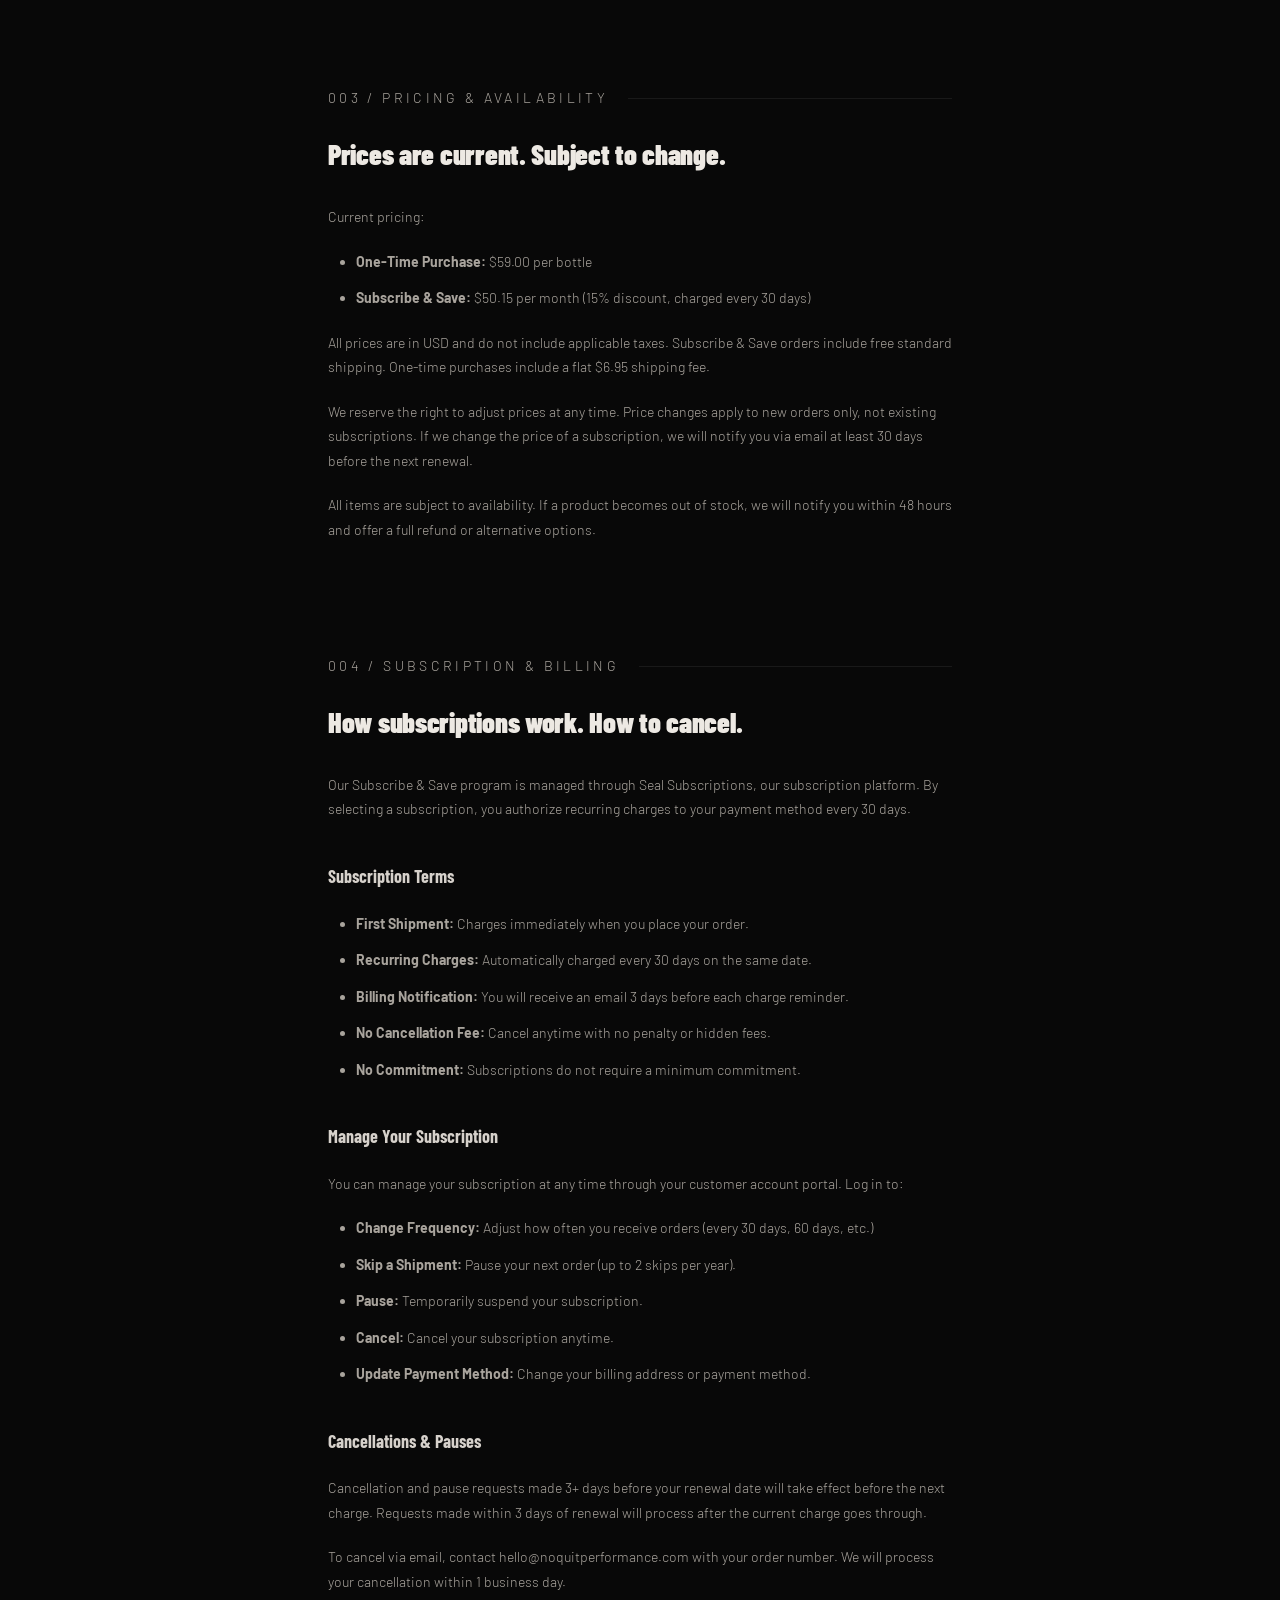
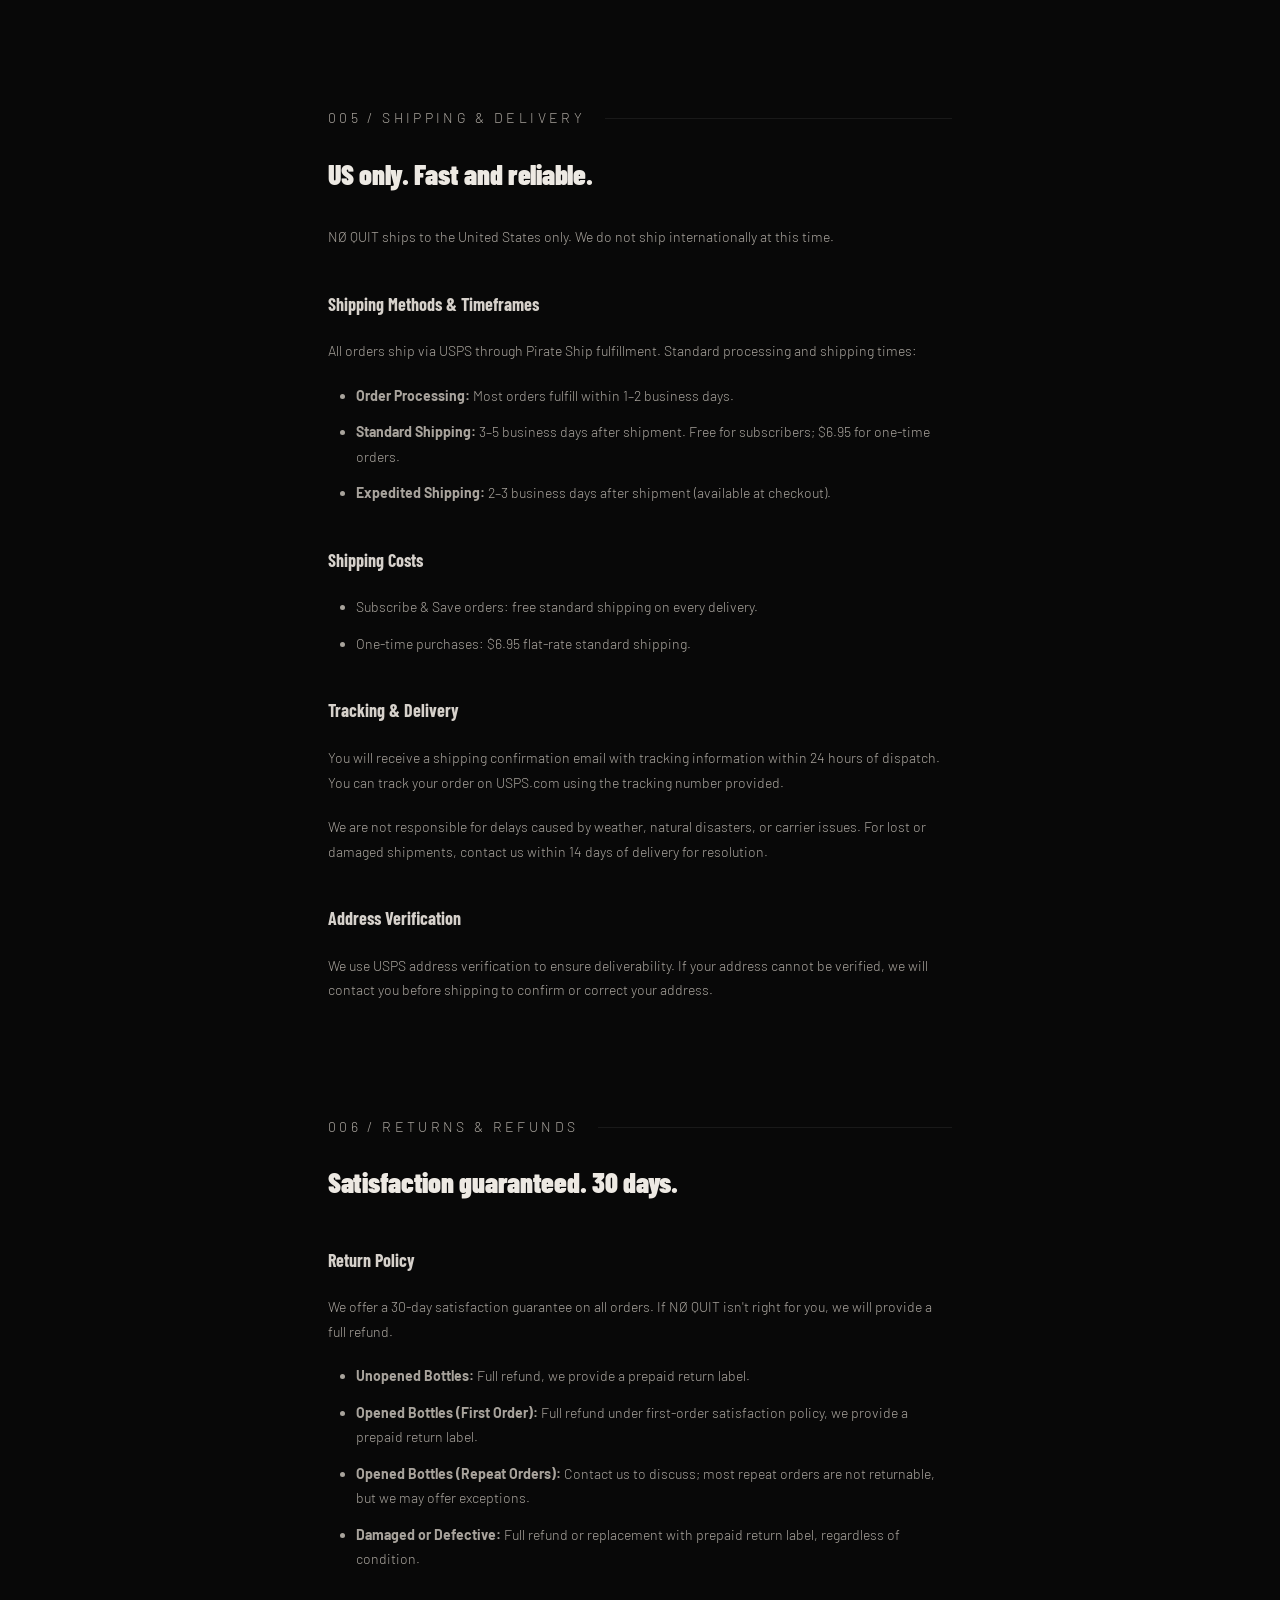
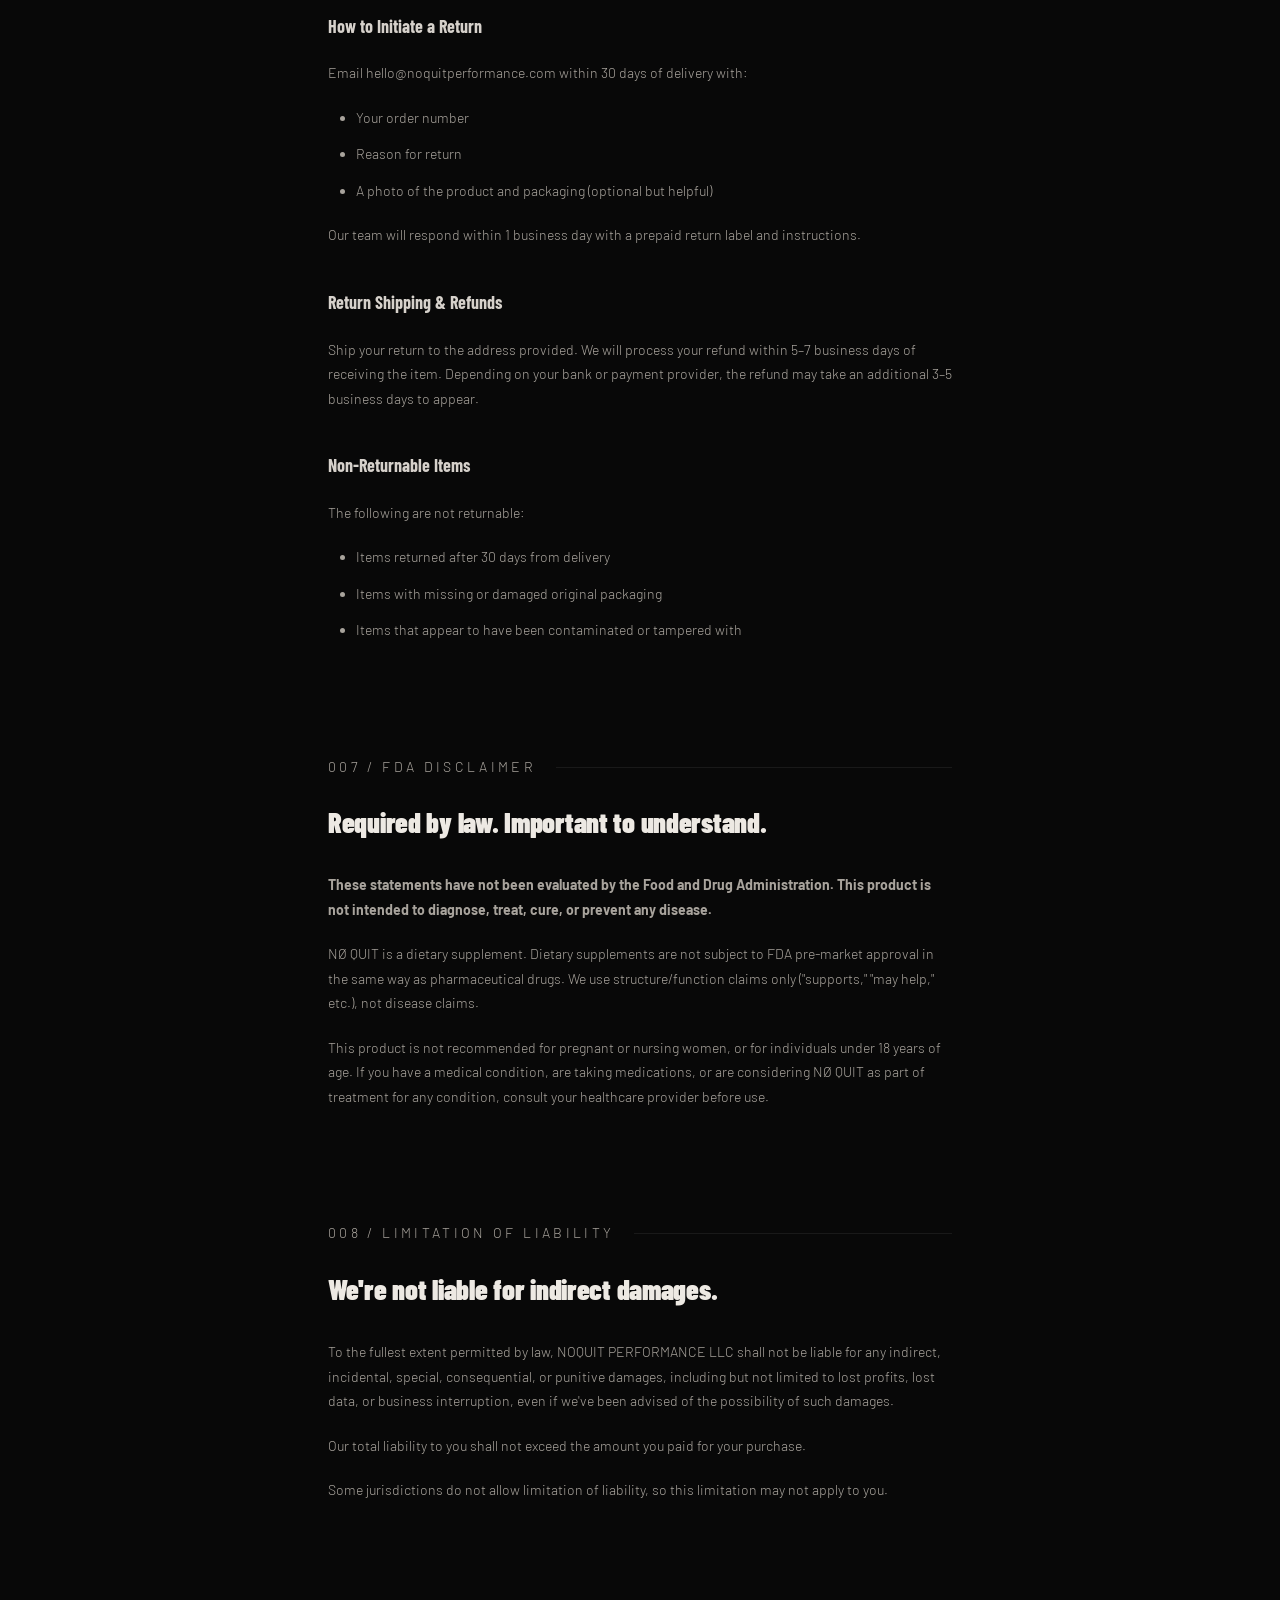
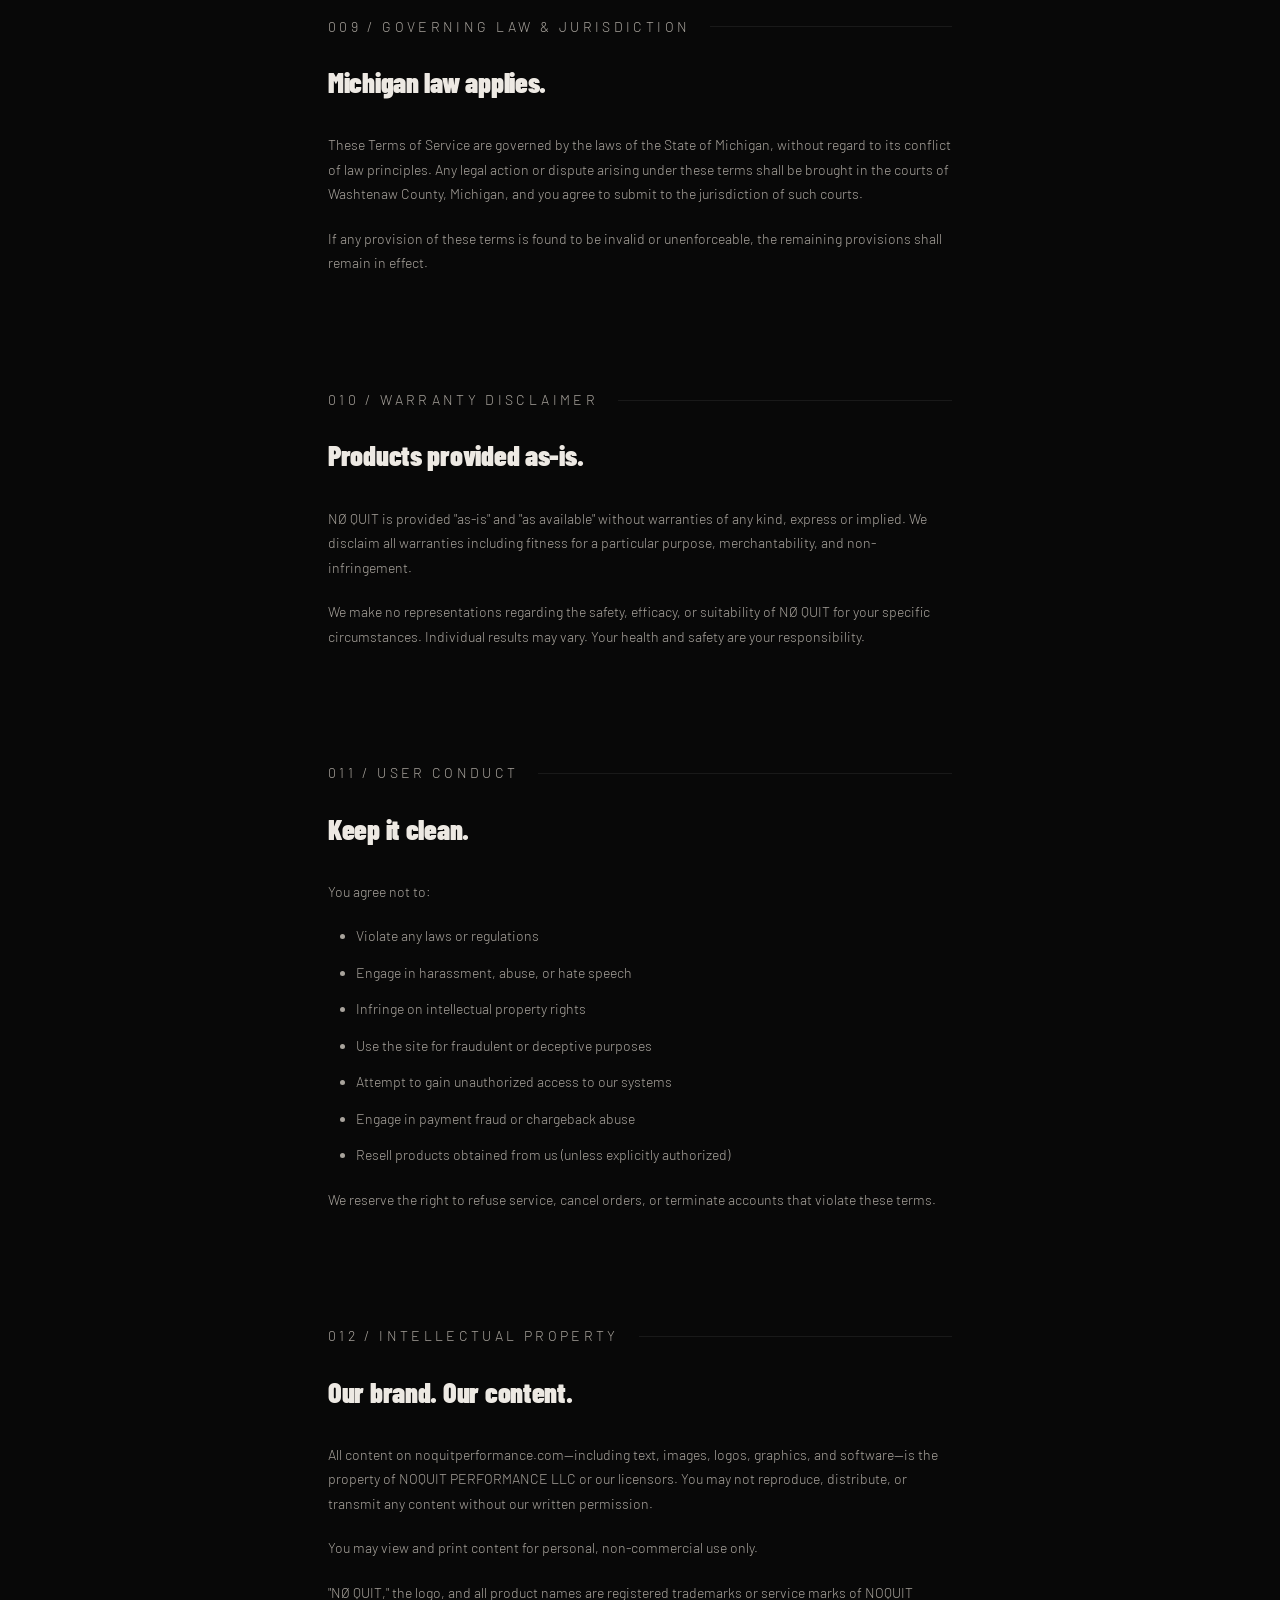
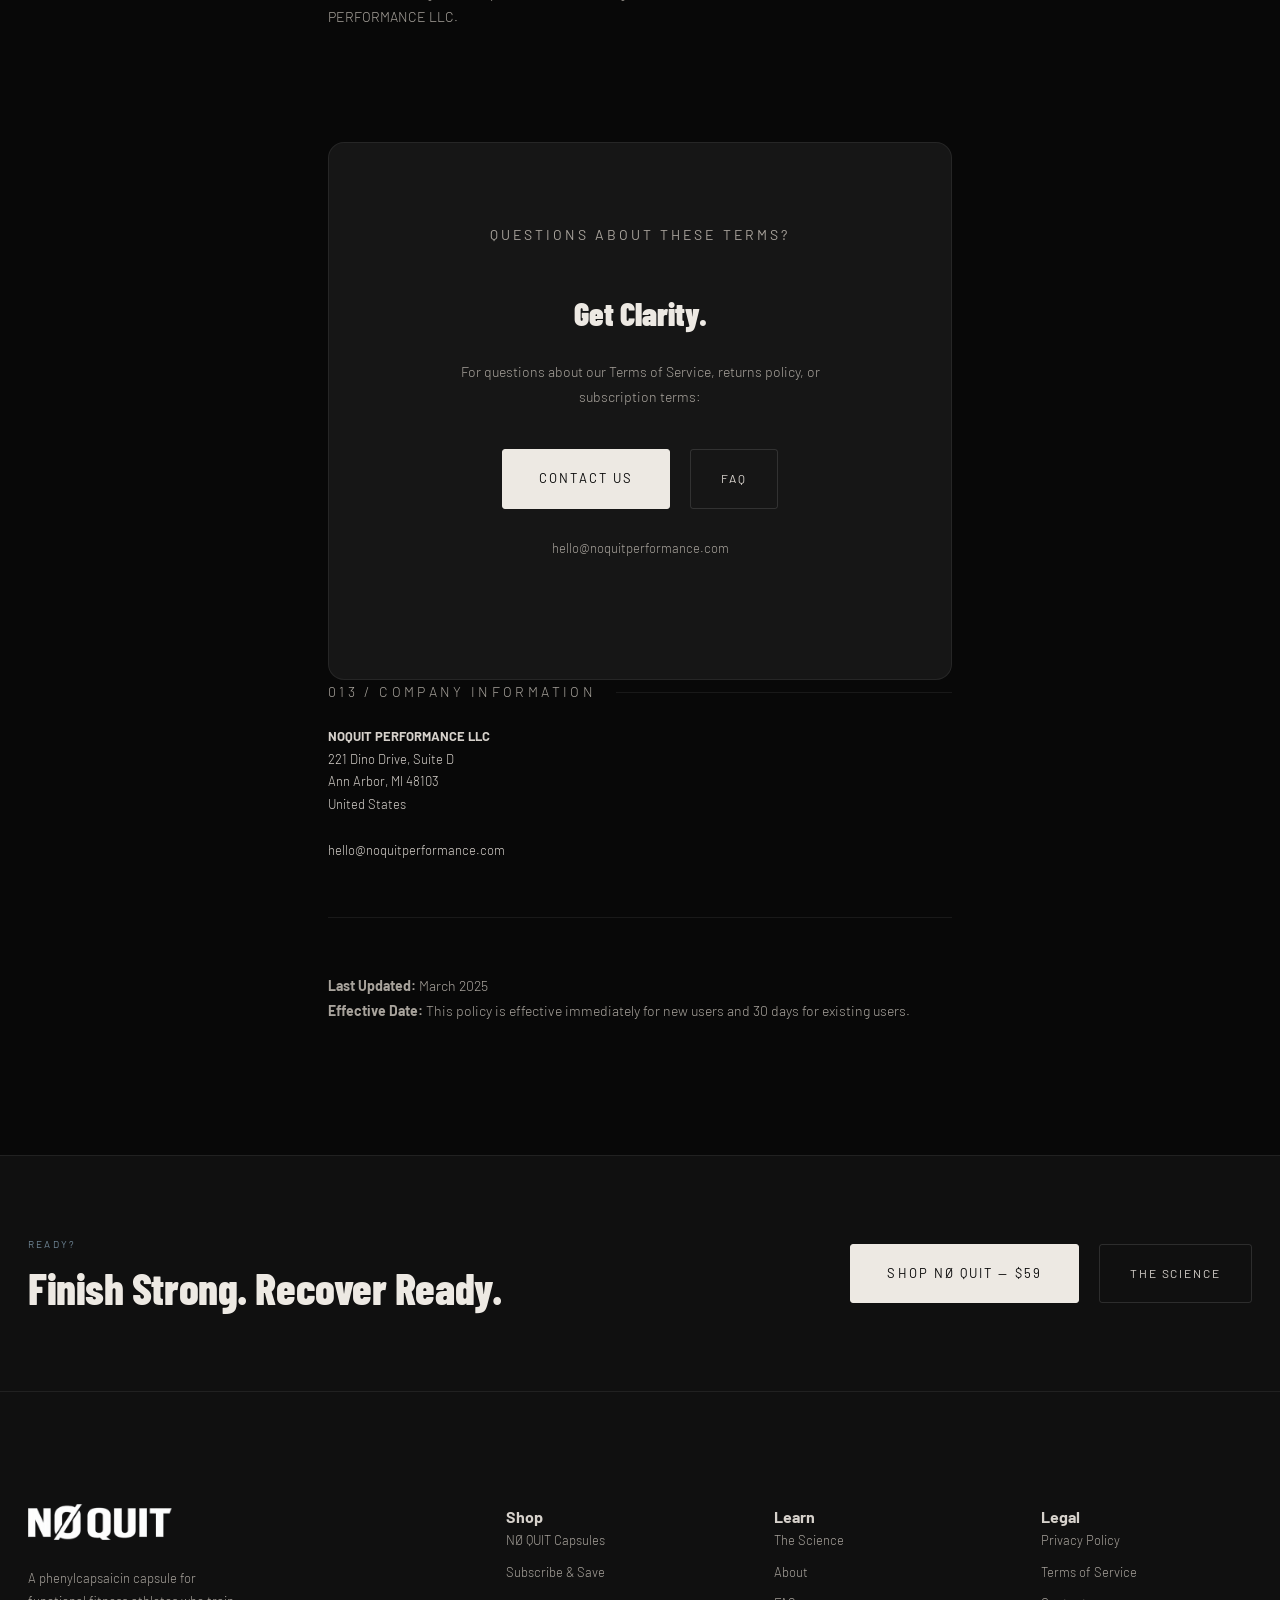
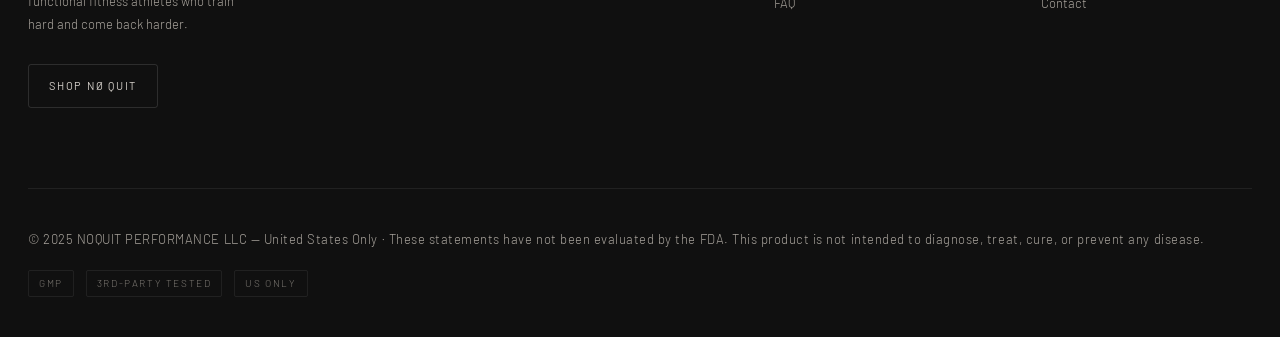
<file: terms.html>
<!DOCTYPE html>
<html lang="en">
<head>
  <meta charset="UTF-8">
  <meta name="viewport" content="width=device-width, initial-scale=1.0">
  <title>Terms of Service — NOQUIT PERFORMANCE</title>
  <meta name="description" content="Terms of Service for NØ QUIT Phenylcapsaicin Capsules. Subscription terms, refund policy, and legal agreements.">
  <link rel="stylesheet" href="styles.css?v=8">
  <style>
    /* TERMS OF SERVICE PAGE */

    .legal-hero {
      padding-top: calc(var(--header-h) + var(--sp-8));
      padding-bottom: var(--sp-8);
      background-color: var(--c-black);
      text-align: center;
    }
    .legal-hero h1 {
      margin-bottom: var(--sp-4);
    }
    .legal-hero p {
      max-width: 500px;
      margin: 0 auto;
      color: var(--c-text);
    }

    .legal-content {
      padding: var(--sp-8) 0;
      background-color: var(--c-black);
    }

    .legal-section {
      margin-bottom: var(--sp-8);
    }
    .legal-section:last-child {
      margin-bottom: 0;
    }

    .legal-section-label {
      font-size: 10px;
      letter-spacing: 0.24em;
      text-transform: uppercase;
      color: var(--c-steel);
      display: flex;
      align-items: center;
      gap: var(--sp-3);
      margin-bottom: var(--sp-4);
    }
    .legal-section-label::after {
      content: '';
      flex: 1;
      height: 1px;
      background-color: var(--c-border);
    }

    .legal-section h2 {
      font-family: var(--font-display);
      font-weight: 900;
      font-size: 28px;
      color: var(--c-white);
      margin-bottom: var(--sp-4);
      letter-spacing: -0.01em;
    }

    .legal-section h3 {
      font-family: var(--font-display);
      font-weight: 700;
      font-size: 18px;
      color: var(--c-chalk);
      margin-top: var(--sp-5);
      margin-bottom: var(--sp-3);
    }

    .legal-section p {
      font-size: 14px;
      color: var(--c-text);
      line-height: 1.75;
      margin-bottom: var(--sp-3);
    }

    .legal-section ul {
      font-size: 14px;
      color: var(--c-text);
      line-height: 1.75;
      margin-left: var(--sp-4);
      margin-bottom: var(--sp-3);
      list-style: disc;
    }
    .legal-section li {
      margin-bottom: var(--sp-2);
    }

    .legal-highlight {
      padding: var(--sp-4);
      background-color: var(--c-surface);
      border-left: 2px solid var(--c-steel);
      margin: var(--sp-4) 0;
    }
    .legal-highlight p {
      margin: 0;
      font-size: 13px;
      color: var(--c-text-fine);
    }

    .contact-info {
      background-color: var(--c-surface-2);
      border: 1px solid var(--c-border);
      border-radius: var(--r-lg);
      padding: var(--sp-7) var(--sp-6);
      text-align: center;
      margin-top: var(--sp-8);
    }
    .contact-info h3 {
      font-family: var(--font-display);
      font-weight: 900;
      font-size: 32px;
      color: var(--c-white);
      margin-bottom: var(--sp-3);
    }
    .contact-info p {
      font-size: 14px;
      color: var(--c-text);
      max-width: 360px;
      margin: 0 auto var(--sp-5);
      line-height: 1.75;
    }
    .contact-info-btn {
      display: inline-flex;
      gap: var(--sp-3);
      flex-wrap: wrap;
      justify-content: center;
    }

    .last-updated {
      font-size: 11px;
      color: var(--c-text-fine);
      margin-top: var(--sp-6);
      padding-top: var(--sp-6);
      border-top: 1px solid var(--c-border);
    }

    @media (max-width: 900px) {
      .legal-hero h1 {
        font-size: 32px;
      }
      .legal-section h2 {
        font-size: 24px;
      }
    }
  </style>
</head>
<body>

<header class="site-header scrolled" id="siteHeader">
  <div class="container header-inner">
    <a href="index.html" class="logo-mark"></a>
    <nav class="main-nav">
      <a href="science.html">Science</a>
      <a href="about.html">About</a>
      <a href="faq.html">FAQ</a>
      <a href="product.html" class="nav-shop">Shop</a>
    </nav>
    <div class="header-right">
      <button class="theme-toggle" aria-label="Toggle light/dark mode"><svg class="icon-moon" viewBox="0 0 24 24" fill="none" stroke="currentColor" stroke-width="2" stroke-linecap="round" stroke-linejoin="round"><path d="M21 12.79A9 9 0 1 1 11.21 3 7 7 0 0 0 21 12.79z"></path></svg><svg class="icon-sun" viewBox="0 0 24 24" fill="none" stroke="currentColor" stroke-width="2" stroke-linecap="round" stroke-linejoin="round"><circle cx="12" cy="12" r="5"></circle><line x1="12" y1="1" x2="12" y2="3"></line><line x1="12" y1="21" x2="12" y2="23"></line><line x1="4.22" y1="4.22" x2="5.64" y2="5.64"></line><line x1="18.36" y1="18.36" x2="19.78" y2="19.78"></line><line x1="1" y1="12" x2="3" y2="12"></line><line x1="21" y1="12" x2="23" y2="12"></line><line x1="4.22" y1="19.78" x2="5.64" y2="18.36"></line><line x1="18.36" y1="5.64" x2="19.78" y2="4.22"></line></svg></button>
      <button class="cart-trigger">Cart <span class="cart-count" id="cartCount">0</span></button>
      <button class="nav-hamburger" id="navHamburger"><span></span><span></span><span></span></button>
    </div>
  </div>
</header>

<nav class="mobile-nav" id="mobileNav">
  <a href="product.html">Shop</a>
  <a href="science.html">Science</a>
  <a href="about.html">About</a>
  <a href="faq.html">FAQ</a>
  <div class="mobile-nav-footer">
    <span class="t-label">noquitperformance.com</span>
    <button id="mobileNavClose" class="btn-ghost t-label">Close</button>
  </div>
</nav>

<div class="cart-backdrop" id="cartBackdrop"></div>
<aside class="cart-drawer" id="cartDrawer">
  <div class="cart-drawer-head">
    <h3>Your Cart</h3>
    <button class="cart-close-btn" id="cartClose">✕</button>
  </div>
  <div class="cart-drawer-body">
    <div class="cart-empty" id="cartEmpty">
      <div class="cart-empty-icon">
        <svg width="20" height="20" viewBox="0 0 24 24" fill="none" stroke="currentColor" stroke-width="1.5"><circle cx="9" cy="21" r="1"/><circle cx="20" cy="21" r="1"/><path d="M1 1h4l2.68 13.39a2 2 0 0 0 2 1.61h9.72a2 2 0 0 0 2-1.61L23 6H6"/></svg>
      </div>
      <p>Your cart is empty.</p>
      <a href="product.html" class="btn btn-outline">Shop NØ QUIT</a>
    </div>
    <div id="cartItemsWrap" style="display:none"></div>
  </div>
  <div class="cart-drawer-foot">
    <div class="cart-totals">
      <span class="cart-totals-label">Subtotal</span>
      <span class="cart-totals-value" id="cartTotal">$0.00</span>
    </div>
    <a href="#" class="btn btn-primary btn--full btn--lg">Checkout</a>
    <p class="cart-note">Free shipping on subscriptions · $6.95 flat rate</p>
  </div>
</aside>

<main>

  <!-- HERO -->
  <section class="legal-hero" aria-labelledby="terms-title">
    <div class="container">
      <p class="t-label mb-3" data-animate="fade">Agreement</p>
      <h1 class="t-display-2" id="terms-title" data-animate="up">
        Terms of Service.
      </h1>
      <p class="t-body mt-3" data-animate="up" data-delay="1">
        Your rights and responsibilities when you shop with NØ QUIT. Updated March 2025.
      </p>
    </div>
  </section>

  <!-- CONTENT -->
  <section class="legal-content">
    <div class="container container--sm">

      <!-- ACCEPTANCE -->
      <div class="legal-section" data-animate="up">
        <p class="legal-section-label">001 / Acceptance of Terms</p>
        <h2>By shopping with us, you agree.</h2>
        <p>
          By accessing noquitperformance.com or making a purchase from us, you agree to these Terms of Service.
          If you do not agree, do not place an order.
        </p>
        <p>
          We reserve the right to modify these terms at any time. Changes are effective immediately upon posting.
          Your continued use of our site constitutes acceptance of the updated terms.
        </p>
      </div>

      <!-- PRODUCT DESCRIPTION -->
      <div class="legal-section" data-animate="up">
        <p class="legal-section-label">002 / Product Description</p>
        <h2>What NØ QUIT is. And isn't.</h2>
        <p>
          <strong>NØ QUIT is a dietary supplement</strong> containing 2.5mg of phenylcapsaicin per serving (2 capsules of 1.25mg each).
          Each bottle contains 60 capsules (30 servings). It is formulated to support energy metabolism and exercise performance
          during high-intensity training.
        </p>
        <p>
          <strong>NØ QUIT is NOT:</strong>
        </p>
        <ul>
          <li>A medication or drug</li>
          <li>Intended to diagnose, treat, cure, or prevent any disease</li>
          <li>A stimulant or pre-workout product</li>
          <li>A weight-loss or fat-burning product</li>
        </ul>
        <p>
          We strive to provide accurate product descriptions and ingredient information. If you believe product information
          is inaccurate, contact us at hello@noquitperformance.com within 30 days of purchase.
        </p>

        <div class="legal-highlight">
          <p>
            <strong>FDA Disclaimer:</strong> These statements have not been evaluated by the FDA.
            This product is not intended to diagnose, treat, cure, or prevent any disease.
          </p>
        </div>
      </div>

      <!-- PRICING -->
      <div class="legal-section" data-animate="up">
        <p class="legal-section-label">003 / Pricing &amp; Availability</p>
        <h2>Prices are current. Subject to change.</h2>
        <p>
          Current pricing:
        </p>
        <ul>
          <li><strong>One-Time Purchase:</strong> $59.00 per bottle</li>
          <li><strong>Subscribe &amp; Save:</strong> $50.15 per month (15% discount, charged every 30 days)</li>
        </ul>
        <p>
          All prices are in USD and do not include applicable taxes. Subscribe &amp; Save orders include free standard shipping.
          One-time purchases include a flat $6.95 shipping fee.
        </p>
        <p>
          We reserve the right to adjust prices at any time. Price changes apply to new orders only, not existing subscriptions.
          If we change the price of a subscription, we will notify you via email at least 30 days before the next renewal.
        </p>
        <p>
          All items are subject to availability. If a product becomes out of stock, we will notify you within 48 hours
          and offer a full refund or alternative options.
        </p>
      </div>

      <!-- SUBSCRIPTION TERMS -->
      <div class="legal-section" data-animate="up">
        <p class="legal-section-label">004 / Subscription &amp; Billing</p>
        <h2>How subscriptions work. How to cancel.</h2>
        <p>
          Our Subscribe &amp; Save program is managed through Seal Subscriptions, our subscription platform. By selecting a subscription,
          you authorize recurring charges to your payment method every 30 days.
        </p>

        <h3>Subscription Terms</h3>
        <ul>
          <li><strong>First Shipment:</strong> Charges immediately when you place your order.</li>
          <li><strong>Recurring Charges:</strong> Automatically charged every 30 days on the same date.</li>
          <li><strong>Billing Notification:</strong> You will receive an email 3 days before each charge reminder.</li>
          <li><strong>No Cancellation Fee:</strong> Cancel anytime with no penalty or hidden fees.</li>
          <li><strong>No Commitment:</strong> Subscriptions do not require a minimum commitment.</li>
        </ul>

        <h3>Manage Your Subscription</h3>
        <p>
          You can manage your subscription at any time through your customer account portal. Log in to:
        </p>
        <ul>
          <li><strong>Change Frequency:</strong> Adjust how often you receive orders (every 30 days, 60 days, etc.)</li>
          <li><strong>Skip a Shipment:</strong> Pause your next order (up to 2 skips per year).</li>
          <li><strong>Pause:</strong> Temporarily suspend your subscription.</li>
          <li><strong>Cancel:</strong> Cancel your subscription anytime.</li>
          <li><strong>Update Payment Method:</strong> Change your billing address or payment method.</li>
        </ul>

        <h3>Cancellations &amp; Pauses</h3>
        <p>
          Cancellation and pause requests made 3+ days before your renewal date will take effect before the next charge.
          Requests made within 3 days of renewal will process after the current charge goes through.
        </p>
        <p>
          To cancel via email, contact hello@noquitperformance.com with your order number. We will process your cancellation
          within 1 business day.
        </p>
      </div>

      <!-- SHIPPING POLICY -->
      <div class="legal-section" data-animate="up">
        <p class="legal-section-label">005 / Shipping &amp; Delivery</p>
        <h2>US only. Fast and reliable.</h2>
        <p>
          NØ QUIT ships to the United States only. We do not ship internationally at this time.
        </p>

        <h3>Shipping Methods &amp; Timeframes</h3>
        <p>
          All orders ship via USPS through Pirate Ship fulfillment. Standard processing and shipping times:
        </p>
        <ul>
          <li><strong>Order Processing:</strong> Most orders fulfill within 1–2 business days.</li>
          <li><strong>Standard Shipping:</strong> 3–5 business days after shipment. Free for subscribers; $6.95 for one-time orders.</li>
          <li><strong>Expedited Shipping:</strong> 2–3 business days after shipment (available at checkout).</li>
        </ul>

        <h3>Shipping Costs</h3>
        <ul>
          <li>Subscribe &amp; Save orders: free standard shipping on every delivery.</li>
          <li>One-time purchases: $6.95 flat-rate standard shipping.</li>
        </ul>

        <h3>Tracking &amp; Delivery</h3>
        <p>
          You will receive a shipping confirmation email with tracking information within 24 hours of dispatch.
          You can track your order on USPS.com using the tracking number provided.
        </p>
        <p>
          We are not responsible for delays caused by weather, natural disasters, or carrier issues.
          For lost or damaged shipments, contact us within 14 days of delivery for resolution.
        </p>

        <h3>Address Verification</h3>
        <p>
          We use USPS address verification to ensure deliverability. If your address cannot be verified,
          we will contact you before shipping to confirm or correct your address.
        </p>
      </div>

      <!-- RETURNS & REFUNDS -->
      <div class="legal-section" data-animate="up">
        <p class="legal-section-label">006 / Returns &amp; Refunds</p>
        <h2>Satisfaction guaranteed. 30 days.</h2>

        <h3>Return Policy</h3>
        <p>
          We offer a 30-day satisfaction guarantee on all orders. If NØ QUIT isn't right for you,
          we will provide a full refund.
        </p>
        <ul>
          <li><strong>Unopened Bottles:</strong> Full refund, we provide a prepaid return label.</li>
          <li><strong>Opened Bottles (First Order):</strong> Full refund under first-order satisfaction policy, we provide a prepaid return label.</li>
          <li><strong>Opened Bottles (Repeat Orders):</strong> Contact us to discuss; most repeat orders are not returnable, but we may offer exceptions.</li>
          <li><strong>Damaged or Defective:</strong> Full refund or replacement with prepaid return label, regardless of condition.</li>
        </ul>

        <h3>How to Initiate a Return</h3>
        <p>
          Email hello@noquitperformance.com within 30 days of delivery with:
        </p>
        <ul>
          <li>Your order number</li>
          <li>Reason for return</li>
          <li>A photo of the product and packaging (optional but helpful)</li>
        </ul>
        <p>
          Our team will respond within 1 business day with a prepaid return label and instructions.
        </p>

        <h3>Return Shipping & Refunds</h3>
        <p>
          Ship your return to the address provided. We will process your refund within 5–7 business days
          of receiving the item. Depending on your bank or payment provider, the refund may take an additional 3–5 business days to appear.
        </p>

        <h3>Non-Returnable Items</h3>
        <p>
          The following are not returnable:
        </p>
        <ul>
          <li>Items returned after 30 days from delivery</li>
          <li>Items with missing or damaged original packaging</li>
          <li>Items that appear to have been contaminated or tampered with</li>
        </ul>
      </div>

      <!-- FDA DISCLAIMER -->
      <div class="legal-section" data-animate="up">
        <p class="legal-section-label">007 / FDA Disclaimer</p>
        <h2>Required by law. Important to understand.</h2>
        <p>
          <strong>These statements have not been evaluated by the Food and Drug Administration.</strong>
          <strong>This product is not intended to diagnose, treat, cure, or prevent any disease.</strong>
        </p>
        <p>
          NØ QUIT is a dietary supplement. Dietary supplements are not subject to FDA pre-market approval in the same way
          as pharmaceutical drugs. We use structure/function claims only ("supports," "may help," etc.), not disease claims.
        </p>
        <p>
          This product is not recommended for pregnant or nursing women, or for individuals under 18 years of age.
          If you have a medical condition, are taking medications, or are considering NØ QUIT as part of treatment for any condition,
          consult your healthcare provider before use.
        </p>
      </div>

      <!-- LIMITATION OF LIABILITY -->
      <div class="legal-section" data-animate="up">
        <p class="legal-section-label">008 / Limitation of Liability</p>
        <h2>We're not liable for indirect damages.</h2>
        <p>
          To the fullest extent permitted by law, NOQUIT PERFORMANCE LLC shall not be liable for any indirect, incidental,
          special, consequential, or punitive damages, including but not limited to lost profits, lost data, or business interruption,
          even if we've been advised of the possibility of such damages.
        </p>
        <p>
          Our total liability to you shall not exceed the amount you paid for your purchase.
        </p>
        <p>
          Some jurisdictions do not allow limitation of liability, so this limitation may not apply to you.
        </p>
      </div>

      <!-- GOVERNING LAW -->
      <div class="legal-section" data-animate="up">
        <p class="legal-section-label">009 / Governing Law &amp; Jurisdiction</p>
        <h2>Michigan law applies.</h2>
        <p>
          These Terms of Service are governed by the laws of the State of Michigan, without regard to its conflict of law principles.
          Any legal action or dispute arising under these terms shall be brought in the courts of Washtenaw County, Michigan,
          and you agree to submit to the jurisdiction of such courts.
        </p>
        <p>
          If any provision of these terms is found to be invalid or unenforceable, the remaining provisions shall remain in effect.
        </p>
      </div>

      <!-- WARRANTY DISCLAIMER -->
      <div class="legal-section" data-animate="up">
        <p class="legal-section-label">010 / Warranty Disclaimer</p>
        <h2>Products provided as-is.</h2>
        <p>
          NØ QUIT is provided "as-is" and "as available" without warranties of any kind, express or implied.
          We disclaim all warranties including fitness for a particular purpose, merchantability, and non-infringement.
        </p>
        <p>
          We make no representations regarding the safety, efficacy, or suitability of NØ QUIT for your specific circumstances.
          Individual results may vary. Your health and safety are your responsibility.
        </p>
      </div>

      <!-- USER CONDUCT -->
      <div class="legal-section" data-animate="up">
        <p class="legal-section-label">011 / User Conduct</p>
        <h2>Keep it clean.</h2>
        <p>
          You agree not to:
        </p>
        <ul>
          <li>Violate any laws or regulations</li>
          <li>Engage in harassment, abuse, or hate speech</li>
          <li>Infringe on intellectual property rights</li>
          <li>Use the site for fraudulent or deceptive purposes</li>
          <li>Attempt to gain unauthorized access to our systems</li>
          <li>Engage in payment fraud or chargeback abuse</li>
          <li>Resell products obtained from us (unless explicitly authorized)</li>
        </ul>
        <p>
          We reserve the right to refuse service, cancel orders, or terminate accounts that violate these terms.
        </p>
      </div>

      <!-- INTELLECTUAL PROPERTY -->
      <div class="legal-section" data-animate="up">
        <p class="legal-section-label">012 / Intellectual Property</p>
        <h2>Our brand. Our content.</h2>
        <p>
          All content on noquitperformance.com—including text, images, logos, graphics, and software—is the property of NOQUIT PERFORMANCE LLC
          or our licensors. You may not reproduce, distribute, or transmit any content without our written permission.
        </p>
        <p>
          You may view and print content for personal, non-commercial use only.
        </p>
        <p>
          "NØ QUIT," the logo, and all product names are registered trademarks or service marks of NOQUIT PERFORMANCE LLC.
        </p>
      </div>

      <!-- CONTACT & SUPPORT -->
      <div class="contact-info" data-animate="up">
        <p class="t-label mb-2">Questions About These Terms?</p>
        <h3>Get Clarity.</h3>
        <p>
          For questions about our Terms of Service, returns policy, or subscription terms:
        </p>
        <div class="contact-info-btn">
          <a href="mailto:hello@noquitperformance.com" class="btn btn-primary btn--lg">Contact Us</a>
          <a href="faq.html" class="btn btn-outline">FAQ</a>
        </div>
        <p style="margin-top:var(--sp-4);font-size:13px;">hello@noquitperformance.com</p>
      </div>

      <!-- COMPANY INFO -->
      <div class="legal-section" data-animate="up">
        <p class="legal-section-label">013 / Company Information</p>
        <p style="font-size:13px;color:var(--c-text-fine);">
          <strong>NOQUIT PERFORMANCE LLC</strong><br>
          221 Dino Drive, Suite D<br>
          Ann Arbor, MI 48103<br>
          United States<br>
          <br>
          hello@noquitperformance.com
        </p>
        <p class="last-updated">
          <strong>Last Updated:</strong> March 2025<br>
          <strong>Effective Date:</strong> This policy is effective immediately for new users and 30 days for existing users.
        </p>
      </div>

    </div>
  </section>

  <!-- CTA STRIP -->
  <section style="background-color:var(--c-surface);border-top:1px solid var(--c-border);padding:var(--sp-7) 0;">
    <div class="container" style="display:flex;align-items:center;justify-content:space-between;flex-wrap:wrap;gap:var(--sp-4);">
      <div data-animate="up">
        <p class="t-label mb-2">Ready?</p>
        <p class="t-display-4">Finish Strong. Recover Ready.</p>
      </div>
      <div style="display:flex;gap:var(--sp-3);" data-animate="up" data-delay="1">
        <a href="product.html" class="btn btn-primary btn--lg">Shop NØ QUIT — $59</a>
        <a href="science.html" class="btn btn-outline">The Science</a>
      </div>
    </div>
  </section>

</main>

<footer class="site-footer">
  <div class="container">
    <div class="footer-top">
      <div class="footer-brand">
        <a href="index.html" class="logo-mark"></a>
        <p>A phenylcapsaicin capsule for functional fitness athletes who train hard and come back harder.</p>
        <a href="product.html" class="btn btn-outline" style="font-size:11px;padding:12px 20px;">Shop NØ QUIT</a>
      </div>
      <div class="footer-col">
        <h4>Shop</h4>
        <a href="product.html">NØ QUIT Capsules</a>
        <a href="product.html#subscribe">Subscribe &amp; Save</a>
      </div>
      <div class="footer-col">
        <h4>Learn</h4>
        <a href="science.html">The Science</a>
        <a href="about.html">About</a>
        <a href="faq.html">FAQ</a>
      </div>
      <div class="footer-col">
        <h4>Legal</h4>
        <a href="privacy.html">Privacy Policy</a>
        <a href="terms.html">Terms of Service</a>
        <a href="mailto:hello@noquitperformance.com">Contact</a>
      </div>
    </div>
    <div class="footer-bottom">
      <p class="footer-legal">
        © 2025 NOQUIT PERFORMANCE LLC — United States Only ·
        These statements have not been evaluated by the FDA.
        This product is not intended to diagnose, treat, cure, or prevent any disease.
      </p>
      <div class="footer-badges">
        <span class="footer-badge">GMP</span>
        <span class="footer-badge">3rd-Party Tested</span>
        <span class="footer-badge">US Only</span>
      </div>
    </div>
  </div>
</footer>

<script src="js/main.js"></script>
</body>
</html>
</file>
<file: styles.css>
/* ============================================================
   NØ QUIT PERFORMANCE — Design System
   noquitperformance.com
   ============================================================ */

@import url('https://fonts.googleapis.com/css2?family=Barlow+Condensed:ital,wght@0,300;0,600;0,700;0,800;0,900;1,400&family=Barlow:ital,wght@0,300;0,400;0,500;1,300&family=DM+Serif+Display:ital@1&display=swap');

/* ============================================================
   RESET
   ============================================================ */

*, *::before, *::after { box-sizing: border-box; margin: 0; padding: 0; }
html { scroll-behavior: smooth; -webkit-text-size-adjust: 100%; }
body { overflow-x: hidden; }
img, video, svg { display: block; max-width: 100%; }
a { color: inherit; text-decoration: none; }
button { cursor: pointer; background: none; border: none; font: inherit; color: inherit; }
ul, ol { list-style: none; }
input, textarea { font: inherit; color: inherit; background: none; border: none; outline: none; }

/* ============================================================
   DESIGN TOKENS
   ============================================================ */

:root {
  /* Color */
  --c-black:          #080808;
  --c-surface:        #101010;
  --c-surface-2:      #161616;
  --c-surface-3:      #1E1E1E;
  --c-surface-4:      #252525;
  --c-border:         rgba(255, 255, 255, 0.07);
  --c-border-2:       rgba(255, 255, 255, 0.12);
  --c-border-3:       rgba(255, 255, 255, 0.18);
  --c-steel:          #6E8494;
  --c-steel-light:    #90A8B8;
  --c-steel-dim:      rgba(110, 132, 148, 0.25);
  --c-steel-glow:     rgba(110, 132, 148, 0.08);
  --c-chalk:          #D6D1CB;
  --c-white:          #EDE9E3;
  --c-text:           #A8A39C;
  --c-text-dim:       #7C7872;

  /* Typography */
  --font-display:     'Barlow Condensed', sans-serif;
  --font-body:        'Barlow', sans-serif;
  --font-serif:       'DM Serif Display', serif;

  /* Spacing */
  --sp-1:   6px;
  --sp-2:   12px;
  --sp-3:   20px;
  --sp-4:   28px;
  --sp-5:   40px;
  --sp-6:   56px;
  --sp-7:   80px;
  --sp-8:   112px;
  --sp-9:   148px;
  --sp-10:  192px;

  /* Layout */
  --max-w:       1320px;
  --max-w-md:    980px;
  --max-w-sm:    680px;
  --header-h:    120px;
  --r-sm:        3px;
  --r-md:        8px;
  --r-lg:        16px;

  /* Motion */
  --ease:      cubic-bezier(0.22, 1, 0.36, 1);
  --ease-in:   cubic-bezier(0.55, 0, 1, 0.45);
  --t-fast:    0.18s;
  --t-mid:     0.38s;
  --t-slow:    0.65s;
  --t-xslow:   0.9s;
}

/* ============================================================
   BASE
   ============================================================ */

html {
  font-size: 16px;
}

body {
  font-family: var(--font-body);
  font-weight: 300;
  line-height: 1.65;
  color: var(--c-chalk);
  background-color: var(--c-black);
  -webkit-font-smoothing: antialiased;
  -moz-osx-font-smoothing: grayscale;
}

/* Film grain overlay */
body::after {
  content: '';
  position: fixed;
  inset: 0;
  z-index: 9999;
  pointer-events: none;
  opacity: 0.032;
  background-image: url("data:image/svg+xml,%3Csvg xmlns='http://www.w3.org/2000/svg' width='300' height='300'%3E%3Cfilter id='n'%3E%3CfeTurbulence type='fractalNoise' baseFrequency='0.9' numOctaves='4' stitchTiles='stitch'/%3E%3C/filter%3E%3Crect width='300' height='300' filter='url(%23n)'/%3E%3C/svg%3E");
  background-size: 220px 220px;
  background-repeat: repeat;
}

/* ============================================================
   LAYOUT
   ============================================================ */

.container {
  width: 100%;
  max-width: var(--max-w);
  margin: 0 auto;
  padding: 0 var(--sp-4);
}
.container--md { max-width: var(--max-w-md); }
.container--sm { max-width: var(--max-w-sm); }

.grid-2 { display: grid; grid-template-columns: 1fr 1fr; gap: var(--sp-5); }
.grid-3 { display: grid; grid-template-columns: repeat(3, 1fr); gap: var(--sp-4); }
.grid-4 { display: grid; grid-template-columns: repeat(4, 1fr); gap: var(--sp-4); }

/* ============================================================
   TYPOGRAPHY
   ============================================================ */

.t-display-1 {
  font-family: var(--font-display);
  font-weight: 900;
  font-size: clamp(54px, 10vw, 128px);
  line-height: 0.93;
  letter-spacing: -0.02em;
  color: var(--c-white);
}
.t-display-2 {
  font-family: var(--font-display);
  font-weight: 900;
  font-size: clamp(40px, 7vw, 88px);
  line-height: 0.95;
  letter-spacing: -0.01em;
  color: var(--c-white);
}
.t-display-3 {
  font-family: var(--font-display);
  font-weight: 900;
  font-size: clamp(28px, 5vw, 60px);
  line-height: 1.0;
  letter-spacing: -0.01em;
  color: var(--c-white);
}
.t-display-4 {
  font-family: var(--font-display);
  font-weight: 800;
  font-size: clamp(22px, 3.5vw, 44px);
  line-height: 1.05;
  letter-spacing: -0.01em;
  color: var(--c-white);
}
.t-headline {
  font-family: var(--font-display);
  font-weight: 700;
  font-size: clamp(18px, 2.5vw, 28px);
  line-height: 1.1;
  color: var(--c-white);
}
.t-label {
  font-family: var(--font-body);
  font-weight: 400;
  font-size: 10px;
  letter-spacing: 0.22em;
  text-transform: uppercase;
  color: var(--c-steel);
}
.t-body-lg { font-size: 17px; line-height: 1.75; font-weight: 300; }
.t-body    { font-size: 15px; line-height: 1.75; font-weight: 300; }
.t-body-sm { font-size: 13px; line-height: 1.7;  font-weight: 300; }
.t-serif   { font-family: var(--font-serif); font-style: italic; }

.t-steel   { color: var(--c-steel-light); }
.t-dim     { color: var(--c-text); }
.t-center  { text-align: center; }

/* ============================================================
   BUTTONS
   ============================================================ */

.btn {
  display: inline-flex;
  align-items: center;
  justify-content: center;
  gap: 8px;
  padding: 15px 30px;
  font-family: var(--font-body);
  font-weight: 400;
  font-size: 12px;
  letter-spacing: 0.16em;
  text-transform: uppercase;
  border-radius: var(--r-sm);
  transition: background-color var(--t-mid) var(--ease),
              border-color var(--t-mid) var(--ease),
              color var(--t-mid) var(--ease),
              transform var(--t-fast) var(--ease);
  white-space: nowrap;
  cursor: pointer;
  position: relative;
}
.btn:active { transform: scale(0.98); }

.btn-primary {
  background-color: var(--c-white);
  color: var(--c-black);
  border: 1px solid var(--c-white);
}
.btn-primary:hover {
  background-color: var(--c-chalk);
  border-color: var(--c-chalk);
}

.btn-outline {
  background: transparent;
  color: var(--c-chalk);
  border: 1px solid var(--c-border-2);
}
.btn-outline:hover {
  border-color: var(--c-chalk);
  color: var(--c-white);
}

.btn-steel {
  background: transparent;
  color: var(--c-steel-light);
  border: 1px solid var(--c-steel-dim);
}
.btn-steel:hover {
  border-color: var(--c-steel-light);
  color: var(--c-white);
}

.btn-ghost {
  background: transparent;
  color: var(--c-text);
  border: none;
  padding: 0;
  letter-spacing: 0.14em;
}
.btn-ghost:hover { color: var(--c-chalk); }

.btn--full { width: 100%; }
.btn--lg { padding: 18px 36px; font-size: 13px; }

.btn:disabled,
.btn[aria-disabled="true"] {
  cursor: not-allowed;
  opacity: 0.55;
  pointer-events: none;
}

/* ============================================================
   HEADER
   ============================================================ */

.site-header {
  position: fixed;
  top: 0;
  left: 0;
  right: 0;
  z-index: 1000;
  height: var(--header-h);
  transition: background-color var(--t-slow) var(--ease),
              border-bottom-color var(--t-slow) var(--ease);
  border-bottom: 1px solid transparent;
}

.site-header.scrolled {
  background-color: rgba(8, 8, 8, 0.94);
  backdrop-filter: blur(16px);
  -webkit-backdrop-filter: blur(16px);
  border-bottom-color: var(--c-border);
}

.header-inner {
  display: flex;
  align-items: center;
  justify-content: space-between;
  height: 100%;
}

/* Logo mark: brand PNG cropped via background-image
   PNG full size: 1536×1024. Content: 710×178px at (394, 405).
   Target content height: 55px → scale = 55/178 = 0.309
   bg-size = 474px 316px (1536×0.309, 1024×0.309)
   bg-position = -122px -125px (-(394×0.309), -(405×0.309)) */
.logo-mark {
  display: inline-block;
  width: 219px;   /* 710 × 0.309 */
  height: 55px;   /* 178 × 0.309 */
  background-image: url('images/Logo%20Noquit.png');
  background-size: 474px 316px;
  background-position: -122px -125px;
  background-repeat: no-repeat;
  flex-shrink: 0;
  transition: opacity var(--t-mid) var(--ease);
}
.logo-mark:hover { opacity: 0.75; }

.main-nav {
  display: flex;
  align-items: center;
  gap: var(--sp-5);
}
.main-nav a {
  font-family: var(--font-body);
  font-weight: 400;
  font-size: 11px;
  letter-spacing: 0.18em;
  text-transform: uppercase;
  color: var(--c-text);
  transition: color var(--t-fast);
  position: relative;
}
.main-nav a::after {
  content: '';
  position: absolute;
  bottom: -4px;
  left: 0; right: 100%;
  height: 1px;
  background-color: var(--c-steel);
  transition: right var(--t-mid) var(--ease);
}
.main-nav a:hover { color: var(--c-chalk); }
.main-nav a:hover::after { right: 0; }
.main-nav .nav-shop { color: var(--c-chalk); }

.header-right {
  display: flex;
  align-items: center;
  gap: var(--sp-4);
}

.cart-trigger {
  display: flex;
  align-items: center;
  gap: 6px;
  font-family: var(--font-body);
  font-weight: 400;
  font-size: 11px;
  letter-spacing: 0.18em;
  text-transform: uppercase;
  color: var(--c-text);
  transition: color var(--t-fast);
}
.cart-trigger:hover { color: var(--c-chalk); }

.cart-count {
  display: inline-flex;
  align-items: center;
  justify-content: center;
  min-width: 18px;
  height: 18px;
  padding: 0 4px;
  background-color: var(--c-steel);
  border-radius: 10px;
  font-size: 9px;
  font-weight: 500;
  color: var(--c-black);
  opacity: 0;
  transform: scale(0.6);
  transition: opacity var(--t-mid), transform var(--t-mid) var(--ease);
}
.cart-count.visible { opacity: 1; transform: scale(1); }

.nav-hamburger {
  display: none;
  flex-direction: column;
  gap: 5px;
  width: 22px;
  cursor: pointer;
}
.nav-hamburger span {
  display: block;
  height: 1px;
  background-color: var(--c-chalk);
  transition: all var(--t-mid) var(--ease);
}
.nav-hamburger.open span:nth-child(1) { transform: rotate(45deg) translate(4px, 4px); }
.nav-hamburger.open span:nth-child(2) { opacity: 0; transform: scaleX(0); }
.nav-hamburger.open span:nth-child(3) { transform: rotate(-45deg) translate(4px, -4px); }

/* ============================================================
   MOBILE NAV
   ============================================================ */

.mobile-nav {
  position: fixed;
  inset: 0;
  background-color: var(--c-black);
  z-index: 900;
  display: flex;
  flex-direction: column;
  align-items: flex-start;
  justify-content: center;
  padding: var(--sp-7) var(--sp-4);
  gap: var(--sp-3);
  opacity: 0;
  pointer-events: none;
  transition: opacity var(--t-mid) var(--ease);
}
.mobile-nav.open { opacity: 1; pointer-events: all; }

.mobile-nav a {
  font-family: var(--font-display);
  font-weight: 900;
  font-size: clamp(36px, 8vw, 56px);
  letter-spacing: -0.01em;
  text-transform: uppercase;
  color: var(--c-white);
  transition: color var(--t-fast), transform var(--t-mid) var(--ease);
  transform: translateX(0);
}
.mobile-nav a:hover { color: var(--c-steel-light); }

.mobile-nav-footer {
  position: absolute;
  bottom: var(--sp-5);
  left: var(--sp-4);
  right: var(--sp-4);
  display: flex;
  justify-content: space-between;
  align-items: center;
}

/* ============================================================
   CART DRAWER
   ============================================================ */

.cart-backdrop {
  position: fixed;
  inset: 0;
  background-color: rgba(0, 0, 0, 0.65);
  z-index: 1090;
  opacity: 0;
  pointer-events: none;
  transition: opacity var(--t-mid) var(--ease);
}
.cart-backdrop.open { opacity: 1; pointer-events: all; }

.cart-drawer {
  position: fixed;
  top: 0;
  right: 0;
  bottom: 0;
  width: 400px;
  max-width: 100vw;
  background-color: var(--c-surface);
  border-left: 1px solid var(--c-border);
  z-index: 1100;
  transform: translateX(100%);
  transition: transform var(--t-slow) var(--ease);
  display: flex;
  flex-direction: column;
}
.cart-drawer.open { transform: translateX(0); }

.cart-drawer-head {
  display: flex;
  align-items: center;
  justify-content: space-between;
  padding: var(--sp-4) var(--sp-5);
  border-bottom: 1px solid var(--c-border);
  flex-shrink: 0;
}
.cart-drawer-head h3 {
  font-family: var(--font-display);
  font-weight: 800;
  font-size: 16px;
  letter-spacing: 0.08em;
  text-transform: uppercase;
  color: var(--c-white);
}
.cart-close-btn {
  width: 30px;
  height: 30px;
  display: flex;
  align-items: center;
  justify-content: center;
  color: var(--c-text);
  font-size: 20px;
  line-height: 1;
  border-radius: 50%;
  transition: color var(--t-fast), background-color var(--t-fast);
}
.cart-close-btn:hover { color: var(--c-white); background-color: var(--c-surface-3); }

.cart-drawer-body {
  flex: 1;
  overflow-y: auto;
  padding: var(--sp-4) var(--sp-5);
}

.cart-empty {
  display: flex;
  flex-direction: column;
  align-items: center;
  justify-content: center;
  height: 240px;
  gap: var(--sp-4);
  text-align: center;
}
.cart-empty-icon {
  width: 48px;
  height: 48px;
  border: 1px solid var(--c-border-2);
  border-radius: 50%;
  display: flex;
  align-items: center;
  justify-content: center;
  color: var(--c-steel);
}
.cart-empty p {
  font-size: 13px;
  color: var(--c-text);
  letter-spacing: 0.1em;
}

.cart-item {
  display: flex;
  gap: var(--sp-3);
  padding: var(--sp-4) 0;
  border-bottom: 1px solid var(--c-border);
}
.cart-item-img {
  width: 68px;
  height: 82px;
  background-color: var(--c-surface-3);
  border-radius: var(--r-sm);
  overflow: hidden;
  flex-shrink: 0;
}
.cart-item-img img { width: 100%; height: 100%; object-fit: cover; }

.cart-item-info { flex: 1; min-width: 0; }
.cart-item-name {
  font-family: var(--font-display);
  font-weight: 700;
  font-size: 13px;
  letter-spacing: 0.07em;
  text-transform: uppercase;
  color: var(--c-white);
  margin-bottom: 2px;
}
.cart-item-sub {
  font-size: 11px;
  color: var(--c-text);
  letter-spacing: 0.08em;
  margin-bottom: var(--sp-2);
}
.cart-item-controls {
  display: flex;
  align-items: center;
  gap: var(--sp-2);
}
.cart-qty-btn {
  width: 22px;
  height: 22px;
  border: 1px solid var(--c-border-2);
  border-radius: 2px;
  font-size: 14px;
  color: var(--c-chalk);
  display: flex;
  align-items: center;
  justify-content: center;
  transition: border-color var(--t-fast);
}
.cart-qty-btn:hover { border-color: var(--c-steel); }
.cart-qty-val { font-size: 13px; color: var(--c-white); min-width: 20px; text-align: center; }

.cart-item-price {
  font-family: var(--font-display);
  font-weight: 800;
  font-size: 16px;
  color: var(--c-white);
  align-self: flex-start;
  flex-shrink: 0;
}

.cart-drawer-foot {
  padding: var(--sp-4) var(--sp-5);
  border-top: 1px solid var(--c-border);
  flex-shrink: 0;
  display: flex;
  flex-direction: column;
  gap: var(--sp-3);
}
.cart-totals {
  display: flex;
  justify-content: space-between;
  align-items: baseline;
}
.cart-totals-label {
  font-size: 11px;
  letter-spacing: 0.18em;
  text-transform: uppercase;
  color: var(--c-text);
}
.cart-totals-value {
  font-family: var(--font-display);
  font-weight: 900;
  font-size: 24px;
  color: var(--c-white);
}
.cart-note {
  font-size: 11px;
  text-align: center;
  color: var(--c-text);
  letter-spacing: 0.06em;
}

/* ============================================================
   TICKER
   ============================================================ */

.ticker-wrap {
  overflow: hidden;
  border-top: 1px solid var(--c-border);
  border-bottom: 1px solid var(--c-border);
  background-color: var(--c-surface);
  padding: 13px 0;
  user-select: none;
}
.ticker-track {
  display: flex;
  width: max-content;
  animation: ticker-scroll 36s linear infinite;
}
.ticker-item {
  display: flex;
  align-items: center;
  gap: var(--sp-5);
  padding: 0 var(--sp-5);
  font-size: 10px;
  font-weight: 400;
  letter-spacing: 0.24em;
  text-transform: uppercase;
  color: var(--c-text);
  white-space: nowrap;
}
.ticker-dot {
  width: 3px;
  height: 3px;
  border-radius: 50%;
  background-color: var(--c-steel);
  flex-shrink: 0;
}
@keyframes ticker-scroll {
  from { transform: translateX(0); }
  to   { transform: translateX(-50%); }
}

/* ============================================================
   SECTION
   ============================================================ */

.section       { padding: var(--sp-9) 0; }
.section--sm   { padding: var(--sp-7) 0; }
.section--lg   { padding: var(--sp-10) 0; }
.section--alt  { background-color: var(--c-surface); }
.section--dark { background-color: var(--c-black); }

.section-label { margin-bottom: var(--sp-3); }
.section-header { margin-bottom: var(--sp-6); }

/* ============================================================
   DIVIDER
   ============================================================ */

.divider {
  width: 32px;
  height: 1px;
  background-color: var(--c-steel);
}
.divider--center { margin-left: auto; margin-right: auto; }
.divider--v { display: block; margin: var(--sp-4) 0; }

/* ============================================================
   ANIMATIONS (Scroll reveal)
   ============================================================ */

[data-animate] {
  opacity: 0;
  transition: opacity var(--t-xslow) var(--ease),
              transform var(--t-xslow) var(--ease);
}
[data-animate="up"]         { transform: translateY(32px); }
[data-animate="left"]       { transform: translateX(-32px); }
[data-animate="right"]      { transform: translateX(32px); }
[data-animate="scale"]      { transform: scale(0.96); }
[data-animate="fade"]       { transform: none; }

[data-animate].in-view      { opacity: 1; transform: none !important; }

@media (prefers-reduced-motion: reduce) {
  [data-animate] {
    opacity: 1 !important;
    transform: none !important;
    transition: none !important;
  }
}

[data-delay="1"] { transition-delay: 0.08s; }
[data-delay="2"] { transition-delay: 0.16s; }
[data-delay="3"] { transition-delay: 0.26s; }
[data-delay="4"] { transition-delay: 0.38s; }
[data-delay="5"] { transition-delay: 0.52s; }

/* ============================================================
   ACCORDION
   ============================================================ */

.accordion-item {
  border-bottom: 1px solid var(--c-border);
}
.accordion-item:first-child {
  border-top: 1px solid var(--c-border);
}
.accordion-btn {
  display: flex;
  align-items: center;
  justify-content: space-between;
  width: 100%;
  padding: var(--sp-4) 0;
  text-align: left;
  color: var(--c-chalk);
  font-size: 15px;
  font-weight: 300;
  line-height: 1.4;
  gap: var(--sp-4);
  transition: color var(--t-fast);
}
.accordion-btn:hover { color: var(--c-white); }
.accordion-icon {
  flex-shrink: 0;
  width: 20px;
  height: 20px;
  position: relative;
  color: var(--c-steel);
}
.accordion-icon::before,
.accordion-icon::after {
  content: '';
  position: absolute;
  top: 50%; left: 50%;
  background-color: currentColor;
  transition: transform var(--t-mid) var(--ease), opacity var(--t-mid);
}
.accordion-icon::before { width: 12px; height: 1px; transform: translate(-50%, -50%); }
.accordion-icon::after  { width: 1px; height: 12px; transform: translate(-50%, -50%); }
.accordion-item.open .accordion-icon::after { transform: translate(-50%, -50%) scaleY(0); opacity: 0; }

.accordion-body {
  max-height: 0;
  overflow: hidden;
  transition: max-height var(--t-slow) var(--ease);
}
.accordion-body-inner {
  padding-bottom: var(--sp-4);
  font-size: 14px;
  line-height: 1.8;
  color: var(--c-text);
}
.accordion-item.open .accordion-body { max-height: 600px; }

/* ============================================================
   REVIEWS
   ============================================================ */

.review-card {
  padding: var(--sp-5);
  background-color: var(--c-surface-2);
  border: 1px solid var(--c-border);
  border-radius: var(--r-md);
  display: flex;
  flex-direction: column;
  gap: var(--sp-3);
}
.review-stars { display: flex; gap: 3px; }
.review-star { width: 13px; height: 13px; color: var(--c-steel-light); }
.review-title {
  font-family: var(--font-display);
  font-weight: 700;
  font-size: 15px;
  color: var(--c-white);
  letter-spacing: 0.03em;
}
.review-body {
  font-size: 13px;
  line-height: 1.8;
  color: var(--c-text);
  flex: 1;
}
.review-footer {
  display: flex;
  align-items: center;
  justify-content: space-between;
}
.review-name {
  font-size: 11px;
  letter-spacing: 0.12em;
  text-transform: uppercase;
  color: var(--c-text-dim);
}
.review-verified {
  font-size: 10px;
  letter-spacing: 0.12em;
  text-transform: uppercase;
  color: var(--c-steel);
  border: 1px solid var(--c-steel-dim);
  padding: 2px 8px;
  border-radius: 2px;
}

/* ============================================================
   TRUST MARKERS
   ============================================================ */

.trust-list {
  display: flex;
  flex-wrap: wrap;
  gap: var(--sp-4);
}
.trust-item {
  display: flex;
  align-items: center;
  gap: 10px;
  font-size: 12px;
  letter-spacing: 0.06em;
  color: var(--c-text);
}
.trust-icon {
  width: 18px;
  height: 18px;
  color: var(--c-steel);
  flex-shrink: 0;
}

/* ============================================================
   EMAIL CAPTURE
   ============================================================ */

.email-form {
  display: flex;
  gap: var(--sp-2);
  max-width: 440px;
}
.email-input {
  flex: 1;
  background-color: var(--c-surface-3);
  border: 1px solid var(--c-border-2);
  border-radius: var(--r-sm);
  padding: 14px 18px;
  font-size: 14px;
  font-weight: 300;
  color: var(--c-white);
  transition: border-color var(--t-mid);
}
.email-input::placeholder { color: var(--c-text-dim); }
.email-input:focus { border-color: var(--c-steel); }

/* ============================================================
   PURCHASE MODULE (PDP)
   ============================================================ */

.purchase-options {
  display: flex;
  flex-direction: column;
  gap: var(--sp-2);
  margin-bottom: var(--sp-4);
}
.purchase-option {
  display: flex;
  align-items: flex-start;
  gap: var(--sp-2);
  padding: var(--sp-3);
  border: 1px solid var(--c-border-2);
  border-radius: var(--r-md);
  cursor: pointer;
  transition: border-color var(--t-mid) var(--ease),
              background-color var(--t-mid) var(--ease);
}
.purchase-option:hover { border-color: var(--c-border-3); }
.purchase-option.selected {
  border-color: var(--c-steel);
  background-color: var(--c-steel-glow);
}
.po-radio {
  width: 18px; height: 18px;
  border: 1px solid var(--c-border-2);
  border-radius: 50%;
  flex-shrink: 0;
  margin-top: 2px;
  display: flex;
  align-items: center;
  justify-content: center;
  transition: border-color var(--t-mid);
}
.purchase-option.selected .po-radio {
  border-color: var(--c-steel);
}
.purchase-option.selected .po-radio::after {
  content: '';
  width: 8px; height: 8px;
  border-radius: 50%;
  background-color: var(--c-steel);
}
.po-info { flex: 1; }
.po-label {
  font-size: 12px;
  letter-spacing: 0.1em;
  text-transform: uppercase;
  color: var(--c-text);
  margin-bottom: 4px;
}
.po-price {
  font-family: var(--font-display);
  font-weight: 900;
  font-size: 26px;
  color: var(--c-white);
  line-height: 1;
}
.po-sub {
  font-size: 11px;
  color: var(--c-text);
  margin-top: 3px;
}
.po-badge {
  font-size: 10px;
  letter-spacing: 0.14em;
  text-transform: uppercase;
  color: var(--c-steel-light);
  background-color: rgba(110, 132, 148, 0.12);
  border: 1px solid var(--c-steel-dim);
  padding: 3px 10px;
  border-radius: 2px;
  align-self: flex-start;
  flex-shrink: 0;
}

.qty-selector {
  display: inline-flex;
  align-items: center;
  border: 1px solid var(--c-border-2);
  border-radius: var(--r-sm);
  overflow: hidden;
}
.qty-btn {
  width: 40px; height: 44px;
  display: flex; align-items: center; justify-content: center;
  font-size: 18px;
  color: var(--c-chalk);
  transition: background-color var(--t-fast);
}
.qty-btn:hover { background-color: var(--c-surface-3); }
.qty-sep { width: 1px; height: 44px; background-color: var(--c-border-2); }
.qty-val {
  min-width: 44px;
  text-align: center;
  font-size: 15px;
  color: var(--c-white);
}

/* ============================================================
   SUPPLEMENT FACTS
   ============================================================ */

.sf-panel {
  border: 1px solid var(--c-border-2);
  border-radius: var(--r-sm);
  overflow: hidden;
  font-size: 13px;
}
.sf-head {
  padding: var(--sp-3) var(--sp-4);
  background-color: var(--c-surface-3);
  border-bottom: 3px solid var(--c-chalk);
}
.sf-head h3 {
  font-family: var(--font-display);
  font-weight: 900;
  font-size: 20px;
  color: var(--c-white);
  letter-spacing: 0.02em;
}
.sf-head p { font-size: 11px; color: var(--c-text); margin-top: 3px; }
.sf-row {
  display: flex;
  justify-content: space-between;
  align-items: center;
  padding: 9px var(--sp-4);
  border-bottom: 1px solid var(--c-border);
}
.sf-row:last-of-type { border-bottom: none; }
.sf-name { color: var(--c-chalk); font-weight: 300; }
.sf-val  { color: var(--c-chalk); font-weight: 400; }
.sf-dv   { color: var(--c-text-dim); font-size: 11px; margin-left: 8px; }
.sf-foot {
  padding: var(--sp-2) var(--sp-4);
  background-color: var(--c-surface-3);
  font-size: 10px;
  color: var(--c-text-dim);
  line-height: 1.6;
  border-top: 1px solid var(--c-border);
}

/* ============================================================
   STICKY CTA (Mobile PDP)
   ============================================================ */

.sticky-cta {
  position: fixed;
  bottom: 0;
  left: 0; right: 0;
  z-index: 500;
  background-color: rgba(8, 8, 8, 0.96);
  backdrop-filter: blur(12px);
  border-top: 1px solid var(--c-border);
  padding: var(--sp-3) var(--sp-4);
  padding-bottom: max(var(--sp-3), env(safe-area-inset-bottom));
  display: none;
  align-items: center;
  gap: var(--sp-3);
}
.sticky-cta-info { flex: 1; min-width: 0; }
.sticky-cta-name {
  font-family: var(--font-display);
  font-weight: 700;
  font-size: 13px;
  letter-spacing: 0.06em;
  text-transform: uppercase;
  color: var(--c-white);
}
.sticky-cta-price {
  font-family: var(--font-display);
  font-weight: 900;
  font-size: 18px;
  color: var(--c-steel-light);
}

/* ============================================================
   SCIENCE STATS
   ============================================================ */

.science-stat { text-align: center; }
.science-stat-num {
  font-family: var(--font-display);
  font-weight: 900;
  font-size: clamp(44px, 6vw, 72px);
  color: var(--c-steel-light);
  line-height: 1;
  margin-bottom: 8px;
}
.science-stat-lbl {
  font-size: 11px;
  letter-spacing: 0.2em;
  text-transform: uppercase;
  color: var(--c-text);
}

/* ============================================================
   COMPARISON TABLE
   ============================================================ */

.compare-table {
  width: 100%;
  border-collapse: collapse;
}
.compare-table th,
.compare-table td {
  padding: var(--sp-3) var(--sp-4);
  text-align: left;
  border-bottom: 1px solid var(--c-border);
  font-size: 13px;
  vertical-align: top;
}
.compare-table th {
  font-size: 10px;
  font-weight: 400;
  letter-spacing: 0.2em;
  text-transform: uppercase;
  color: var(--c-text-dim);
  padding-bottom: var(--sp-2);
}
.compare-table tr:last-child td { border-bottom: none; }
.compare-table td:first-child { color: var(--c-chalk); font-weight: 400; }
.compare-table td:nth-child(2) { color: var(--c-text); }
.compare-table td:nth-child(3) { color: var(--c-steel-light); }
.compare-table tr.nq-row td { background-color: var(--c-steel-glow); }
.compare-table tr.nq-row td:first-child { color: var(--c-white); font-weight: 400; }
.compare-table tr.nq-row td:last-child { color: var(--c-white); }

/* ============================================================
   FOOTER
   ============================================================ */

.site-footer {
  background-color: var(--c-surface);
  border-top: 1px solid var(--c-border);
  padding: var(--sp-8) 0 var(--sp-5);
}
.footer-top {
  display: grid;
  grid-template-columns: 2fr 1fr 1fr 1fr;
  gap: var(--sp-6);
  padding-bottom: var(--sp-7);
  border-bottom: 1px solid var(--c-border);
  margin-bottom: var(--sp-5);
}
/* Footer logo: scale to 36px content height (36/178 = 0.2022)
   bg-size = 311px 207px, bg-position = -80px -82px */
.footer-brand .logo-mark {
  width: 144px;
  height: 36px;
  background-size: 311px 207px;
  background-position: -80px -82px;
  margin-bottom: var(--sp-3);
}
.footer-brand p {
  font-size: 13px;
  color: var(--c-text);
  line-height: 1.75;
  max-width: 220px;
  margin-bottom: var(--sp-4);
}
.footer-col h3 {
  font-family: var(--font-body);
  font-weight: 400;
  font-size: 10px;
  letter-spacing: 0.22em;
  text-transform: uppercase;
  color: var(--c-steel);
  margin-bottom: var(--sp-3);
}
.footer-col a {
  display: block;
  font-size: 13px;
  color: var(--c-text);
  margin-bottom: 10px;
  transition: color var(--t-fast);
}
.footer-col a:hover { color: var(--c-chalk); }

.footer-bottom {
  display: flex;
  justify-content: space-between;
  align-items: center;
  flex-wrap: wrap;
  gap: var(--sp-3);
}
.footer-legal {
  font-size: 13px;
  color: var(--c-text);
  letter-spacing: 0.04em;
}
.footer-badges {
  display: flex;
  gap: var(--sp-2);
}
.footer-badge {
  font-size: 10px;
  letter-spacing: 0.16em;
  text-transform: uppercase;
  color: var(--c-text-dim);
  border: 1px solid var(--c-border);
  padding: 4px 10px;
  border-radius: 2px;
}

/* ============================================================
   UTILITY
   ============================================================ */

.visually-hidden {
  position: absolute;
  width: 1px; height: 1px;
  overflow: hidden;
  clip: rect(0 0 0 0);
  white-space: nowrap;
}
.nowrap { white-space: nowrap; }
.mb-1 { margin-bottom: var(--sp-1); }
.mb-2 { margin-bottom: var(--sp-2); }
.mb-3 { margin-bottom: var(--sp-3); }
.mb-4 { margin-bottom: var(--sp-4); }
.mb-5 { margin-bottom: var(--sp-5); }
.mb-6 { margin-bottom: var(--sp-6); }
.mt-3 { margin-top: var(--sp-3); }
.mt-4 { margin-top: var(--sp-4); }
.mt-5 { margin-top: var(--sp-5); }
.mt-6 { margin-top: var(--sp-6); }

/* ============================================================
   RESPONSIVE
   ============================================================ */

@media (max-width: 1100px) {
  .footer-top { grid-template-columns: 1fr 1fr; }
  .grid-4 { grid-template-columns: 1fr 1fr; }
}

@media (max-width: 900px) {
  .grid-3 { grid-template-columns: 1fr 1fr; }
  .grid-2 { grid-template-columns: 1fr; }
}

@media (max-width: 768px) {
  :root { --header-h: 60px; }
  .main-nav { display: none; }
  .nav-hamburger { display: flex; }
  .footer-top { grid-template-columns: 1fr; gap: var(--sp-5); }
  .grid-3 { grid-template-columns: 1fr; }
  .grid-4 { grid-template-columns: 1fr 1fr; }
  .sticky-cta { display: flex; }
  .email-form { flex-direction: column; }
  .section  { padding: var(--sp-7) 0; }
  .section--lg { padding: var(--sp-8) 0; }
  .section--sm { padding: var(--sp-5) 0; }
}

@media (max-width: 480px) {
  .grid-4 { grid-template-columns: 1fr; }
  .compare-table th:nth-child(2),
  .compare-table td:nth-child(2) { display: none; }
}
</file>
